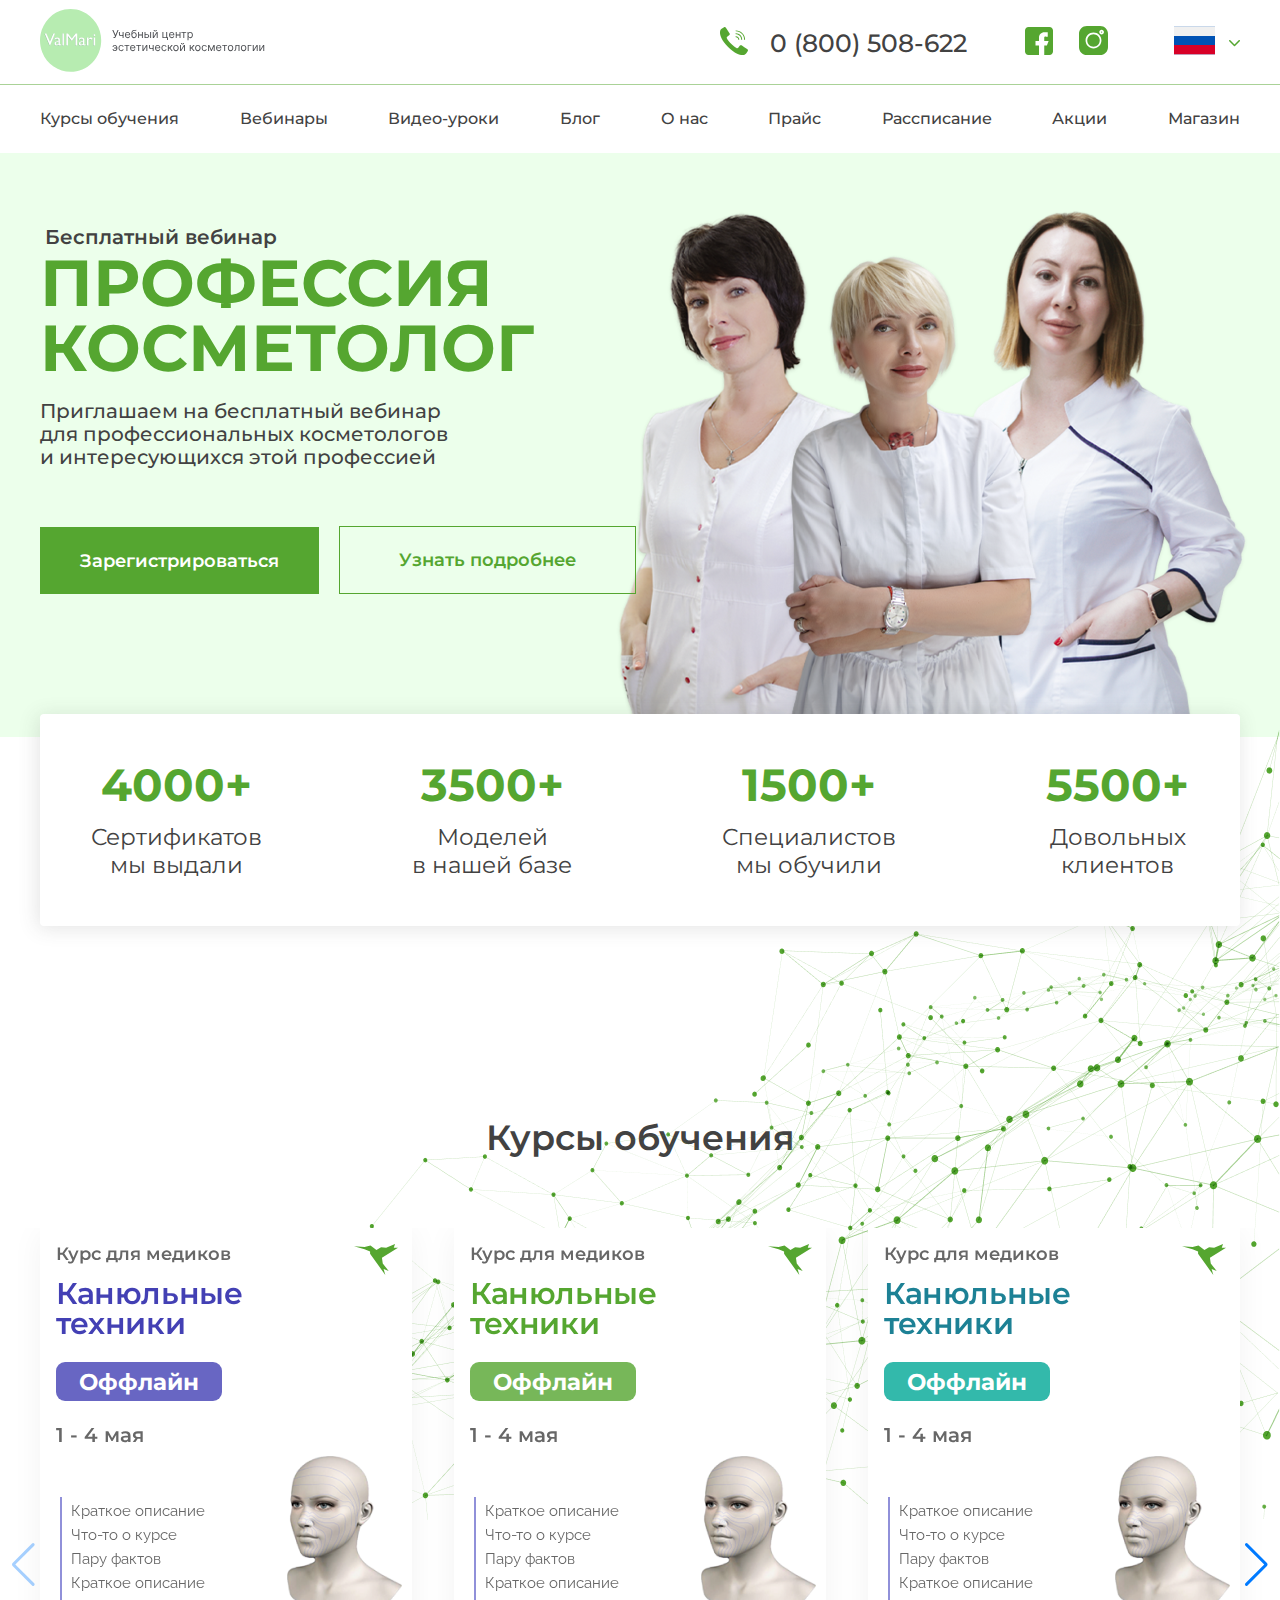
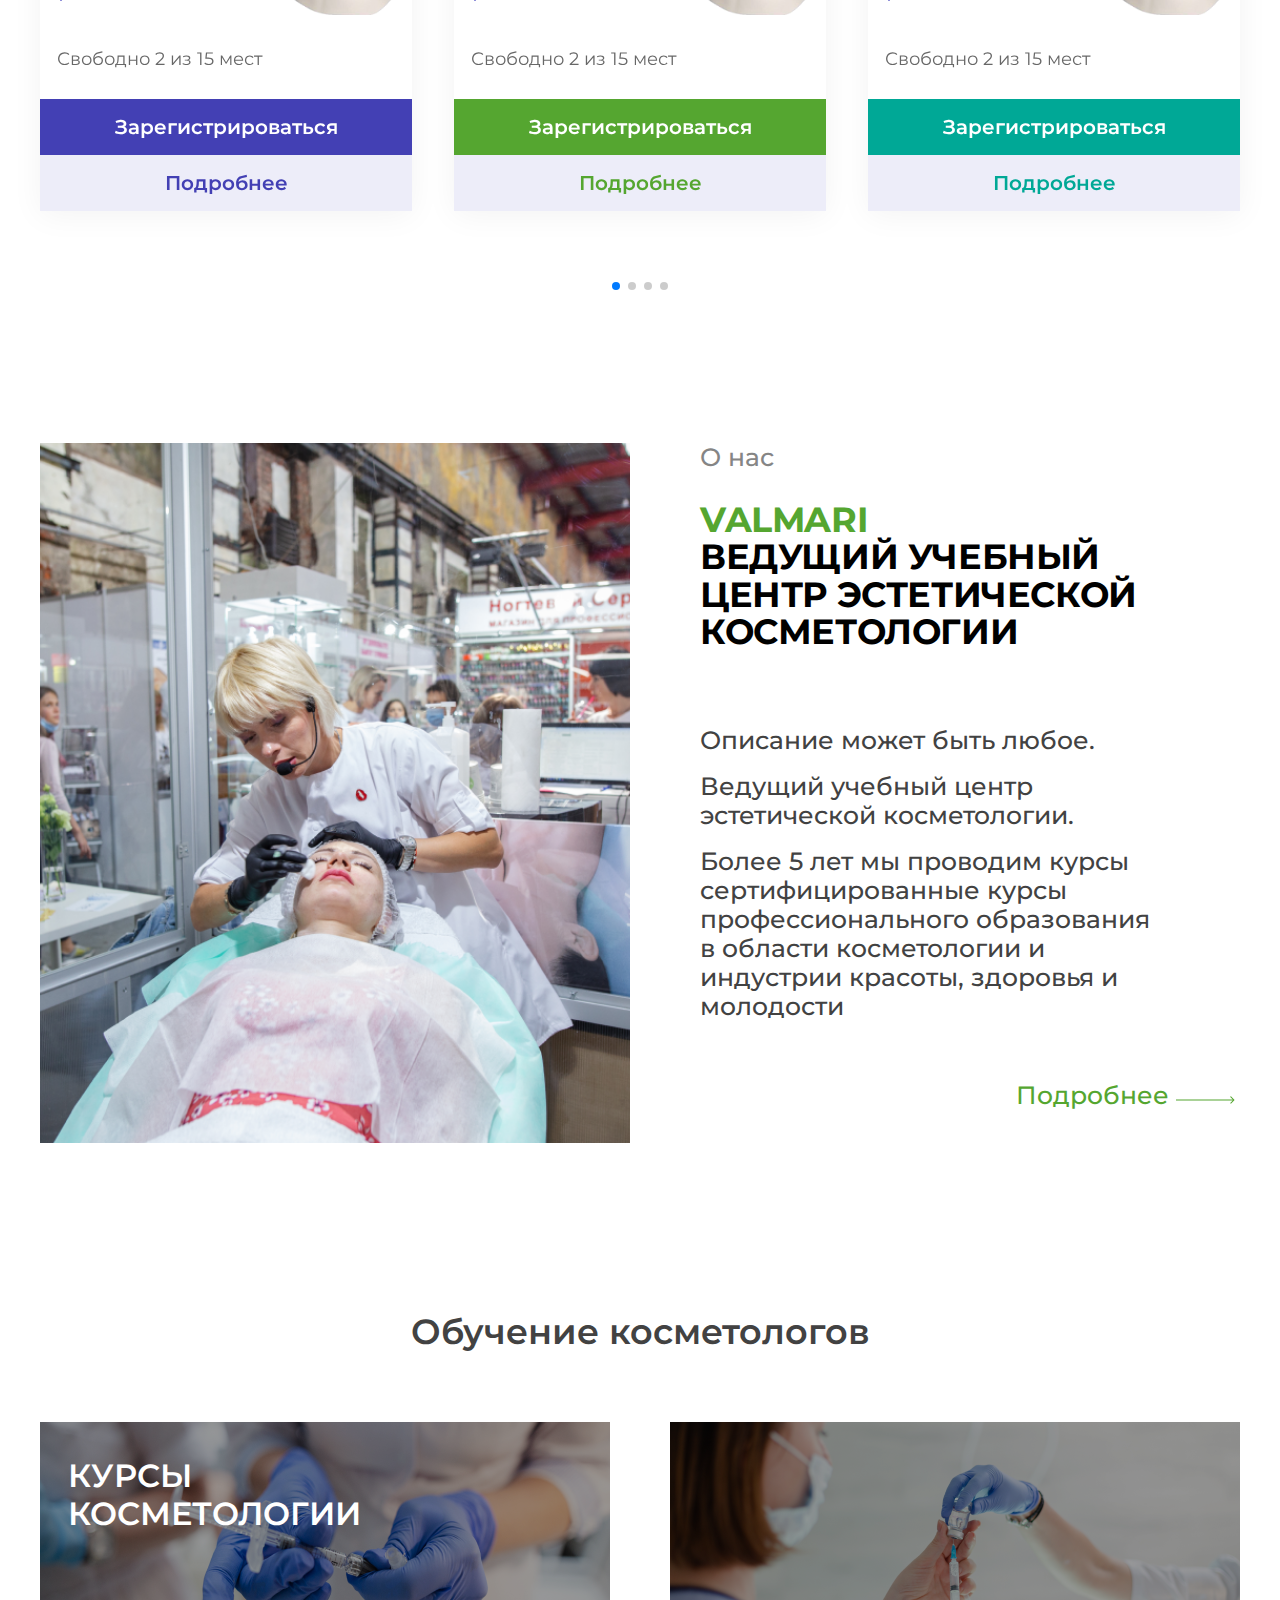
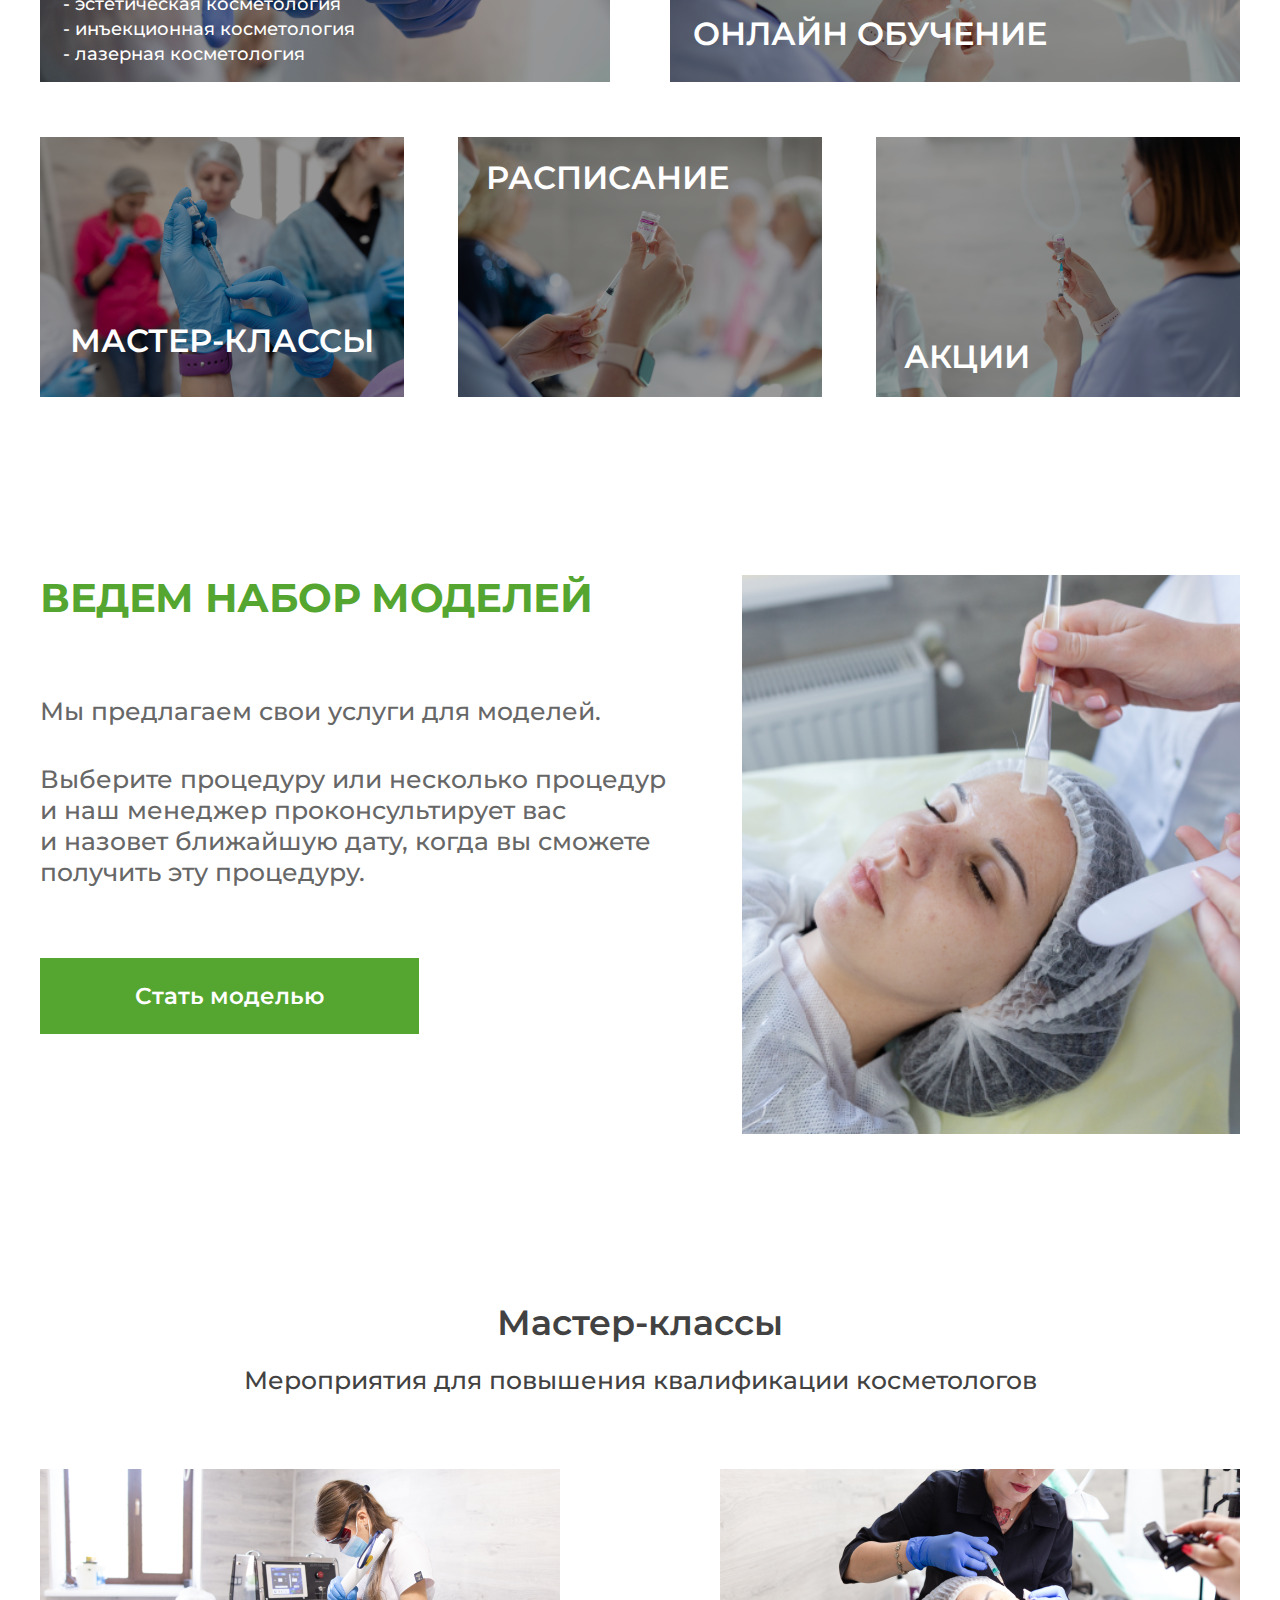
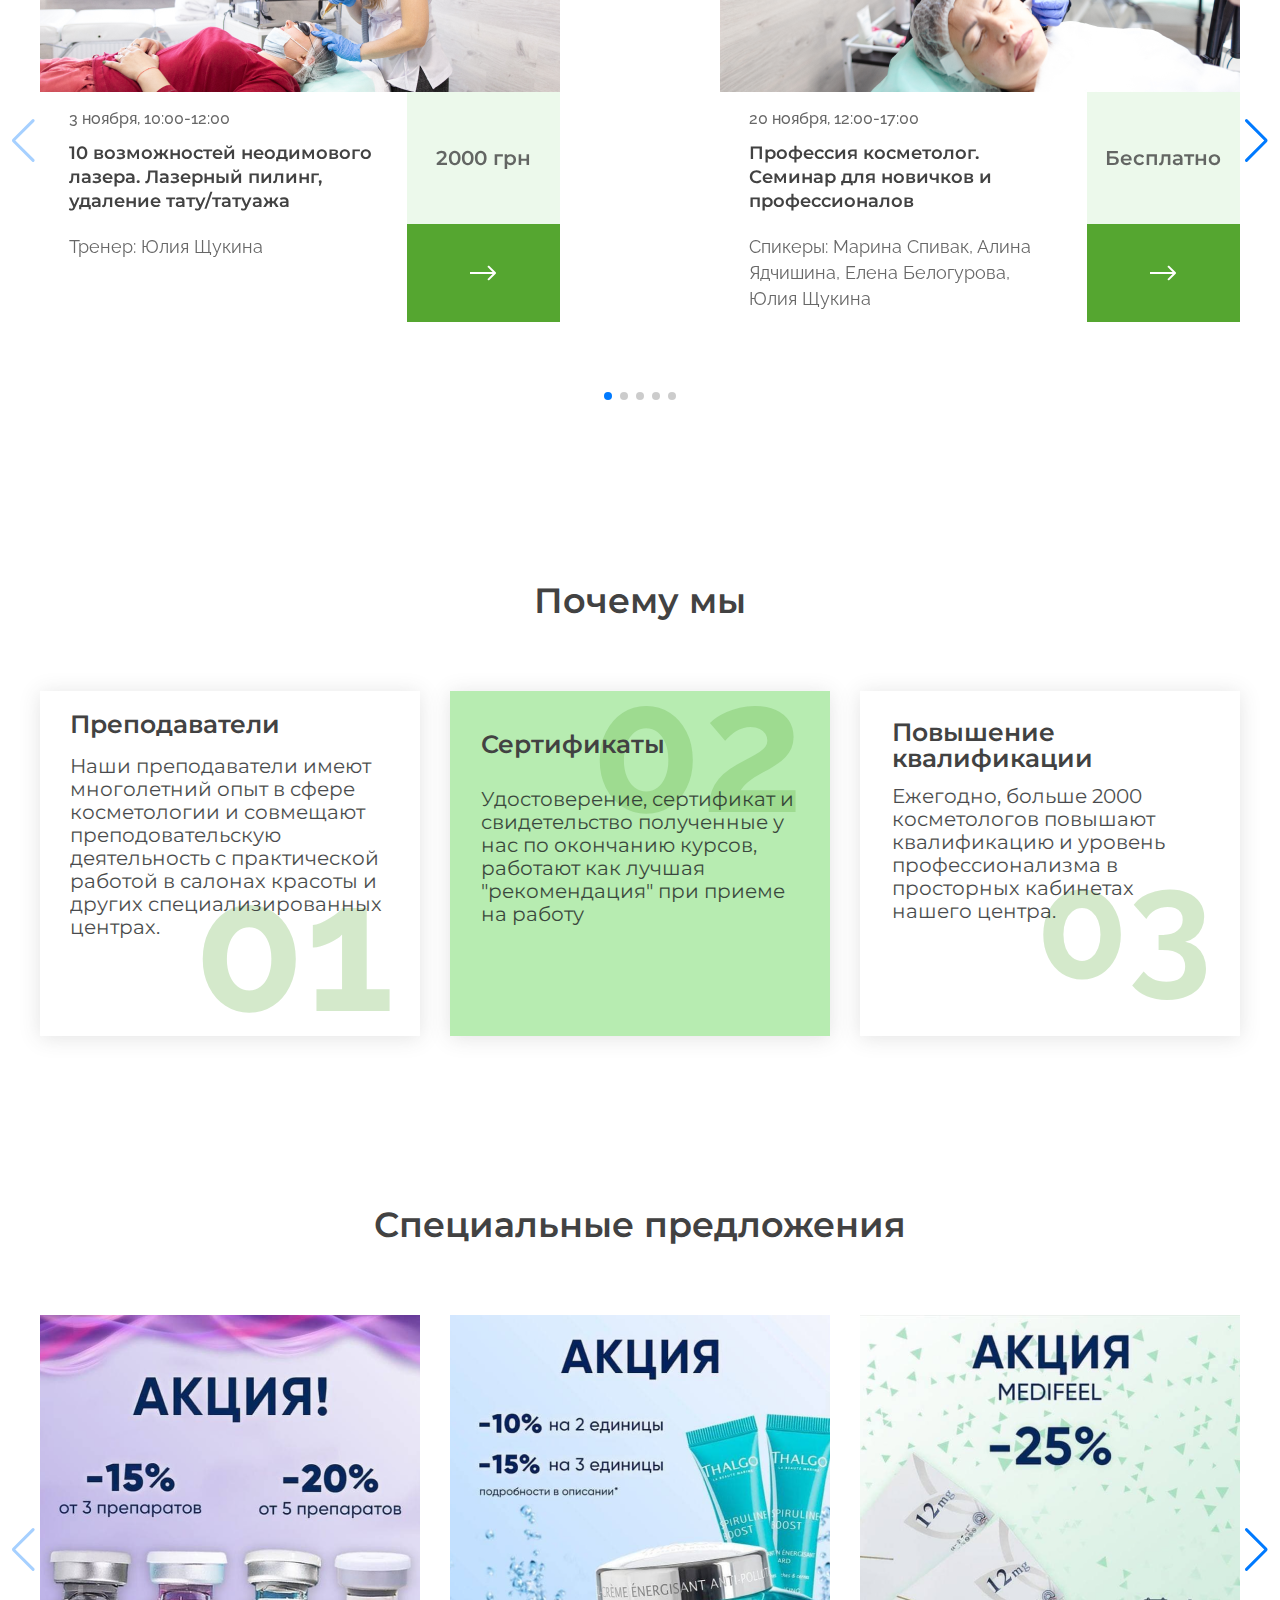
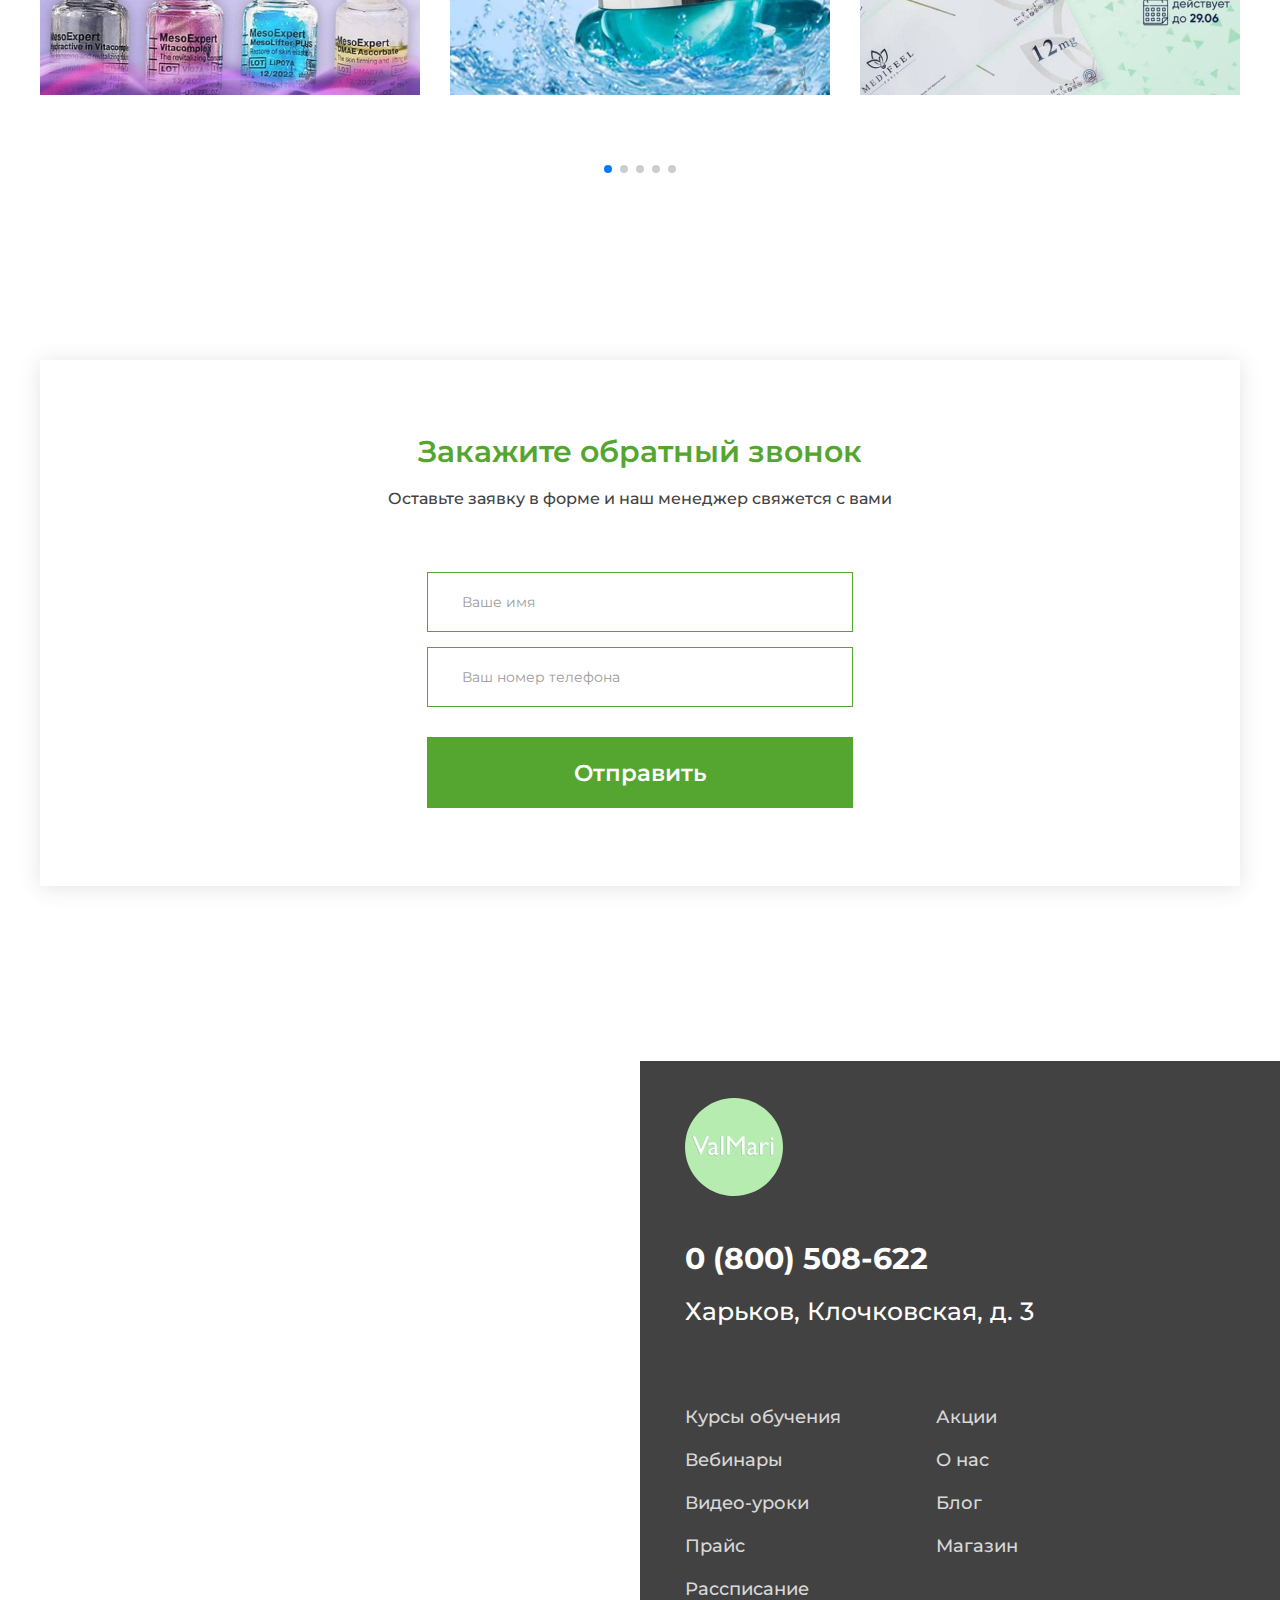
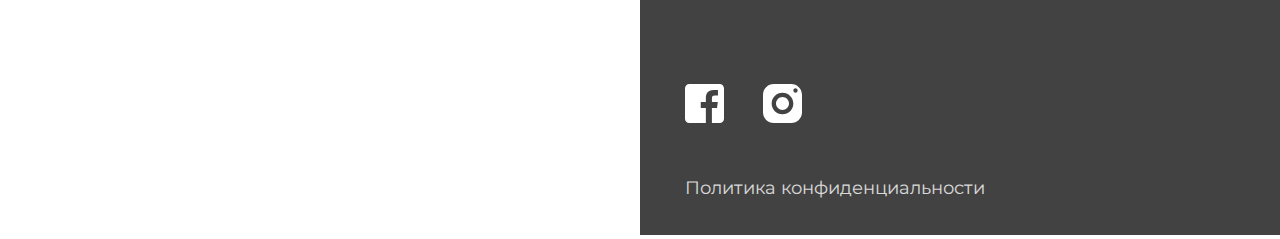
<file: index.html>
<!DOCTYPE html>
<html lang="en">
  <head>
    <meta charset="UTF-8" />
    <meta http-equiv="X-UA-Compatible" content="IE=edge" />
    <meta name="viewport" content="width=device-width, initial-scale=1.0" />
    <title>ValMari</title>
    <link rel="stylesheet" href="css/style.css" />
    <link rel="preconnect" href="https://fonts.googleapis.com" />
    <link rel="preconnect" href="https://fonts.gstatic.com" crossorigin />
    <link
      href="https://fonts.googleapis.com/css2?family=Exo:wght@500&family=Montserrat:wght@400;500;600;700&family=Philosopher&family=Raleway:wght@400;500&family=Roboto:wght@400;500;700&display=swap"
      rel="stylesheet"
    />
    <link
      rel="stylesheet"
      href="https://cdn.jsdelivr.net/npm/swiper@9/swiper-bundle.min.css"
    />
    <link rel="stylesheet" href="css/home_responsive.css" />
  </head>
  <body>
    <!-- MODAL -->
    <div class="modal">
      <div class="modal_overlay"></div>
      <div class="modal_body">
        <h2 class="modal_title">Оставить заявку</h2>
        <h2 class="modal_title2">Спасибо за заявку!</h2>
        <p class="modal_pharagraph">
          Наш менеджер свяжется с вами, а пока посетите нашу страницу в
          Instagram, вас ждут самые выгодные акции!
        </p>
        <div class="inst_link">
          <img src="icons/modal_instagram.svg" alt="" />
          <a href="https://www.instagram.com/valmari_ukraine/"
            >Перейти в Instagram</a
          >
        </div>
        <input id="modal_name" required placeholder="Ваше имя" type="text" />
        <p class="first_alert">Заполните это поле!</p>
        <input
          id="modal_tel"
          required
          placeholder="Ваш номер телефона"
          type="text"
        />
        <p class="second_alert">Заполните это поле!</p>
        <textarea
          id="modal_textarea"
          required
          placeholder="Текст отзыва"
          cols="20"
          rows="7"
        ></textarea>
        <p class="third_alert">Заполните это поле!</p>
        <button class="modal_btn">Отправить заявку</button>
        <div class="modal_close">
          <img src="icons/modal_close.svg" alt="" />
        </div>
      </div>
    </div>
    <!-- CHECKBOX -->
    <input type="checkbox" class="checkbox" name="" id="toogle" />
    <div class="for_responsibility">
      <div class="overlay_burger"></div>
      <div class="container">
        <div class="responsive_header">
          <label for="toogle" class="burger">
            <div class="burger_line first_line"></div>
            <div class="burger_line second_line"></div>
            <div class="burger_line third_line"></div>
          </label>
          <div class="responsive_logo">
            <a href="index.html"><img src="icons/footer_logo.svg" alt="" /></a>
          </div>
          <div class="responsive_phone">
            <a href="tel:+0800508622"><img src="icons/phone.svg" alt="" /></a>
            <a href="tel:+0800508622">0 (800) 508-622</a>
          </div>
        </div>
      </div>
      <div class="navbar_responsive">
        <div class="navbar_phone">
          <a href="tel:+0800508622"><img src="icons/phone.svg" alt="" /></a>
          <a href="tel:+0800508622">0 (800) 508-622</a>
        </div>
        <div class="navbar_language">
          <img src="icons/russia.svg" alt="" />
          <img src="icons/arrow_down.svg" alt="" />
        </div>
        <ul>
          <li><a href="cource.html">Курсы обучения</a></li>
          <li><a href="cource.html">Вебинары</a></li>
          <li><a href="video_cource.html">Видео-уроки</a></li>
          <li><a href="blog.html">Блог</a></li>
          <li><a href="about_us.html">О нас</a></li>
          <li><a href="not_found.html">Прайс</a></li>
          <li><a href="schedule.html">Рассписание</a></li>
          <li><a href="offer.html">Акции</a></li>
          <li><a href="cource.html">Магазин</a></li>
        </ul>
        <div class="navbar_icons">
          <img src="icons/facebook .svg" alt="" />
          <img src="icons/instagram.svg" alt="" />
        </div>
      </div>
    </div>
    <div class="header_bg">
      <div class="container">
        <header>
          <div class="header_logo">
            <a href="index.html">
              <img src="icons/logo.svg" alt="" />
            </a>
          </div>
          <div class="header_contact">
            <a href="tel:+0800508622">
              <img src="icons/phone.svg" alt="" class="phone" />
            </a>
            <a href="tel:+0800508622">
              <h3>0 (800) 508-622</h3>
            </a>
            <a href="https://www.facebook.com/Valmari2015/">
              <img src="icons/facebook .svg" alt="" class="facebook" />
            </a>
            <a href="https://www.instagram.com/valmari_ukraine/">
              <img src="icons/instagram.svg" alt="" class="instagram" />
            </a>
            <div class="language">
              <a href="#">
                <img src="icons/russia.svg" alt="" class="language" />
              </a>
              <a href="#">
                <img src="icons/arrow_down.svg" alt="" class="arrow_down" />
              </a>
            </div>
          </div>
        </header>
      </div>
    </div>
    <div class="container">
      <div class="navbar">
        <ul>
          <li><a href="cource.html">Курсы обучения</a></li>
          <li><a href="cource.html">Вебинары</a></li>
          <li><a href="video_cource.html">Видео-уроки</a></li>
          <li><a href="blog.html">Блог</a></li>
          <li><a href="about_us.html">О нас</a></li>
          <li><a href="not_found.html">Прайс</a></li>
          <li><a href="schedule.html">Рассписание</a></li>
          <li><a href="offer.html">Акции</a></li>
          <li><a href="cource.html">Магазин</a></li>
        </ul>
      </div>
    </div>
    <div class="hero_bg">
      <div class="container">
        <div class="hero">
          <h3 id="prime">Бесплатный вебинар</h3>
          <h1>
            ПРОФЕССИЯ<br />
            КОСМЕТОЛОГ
          </h1>
          <p>
            Приглашаем на бесплатный вебинар для профессиональных косметологов и
            интересующихся этой профессией
          </p>
          <div class="hero_btns">
            <button class="registration reg2">Зарегистрироваться</button>
            <a href="about_cource.html" class="info_more">Узнать подробнее</a>
          </div>
          <img src="images/hero.png" alt="" />
        </div>
      </div>
    </div>
    <div class="statistic_bg">
      <div class="container">
        <div class="statistic">
          <div class="statistic_item">
            <h2>4000+</h2>
            <p>
              Сертификатов<br />
              мы выдали
            </p>
          </div>
          <div class="statistic_item">
            <h2>3500+</h2>
            <p>
              Моделей<br />
              в нашей базе
            </p>
          </div>
          <div class="statistic_item">
            <h2>1500+</h2>
            <p>
              Специалистов<br />
              мы обучили
            </p>
          </div>
          <div class="statistic_item">
            <h2>5500+</h2>
            <p>
              Довольных<br />
              клиентов
            </p>
          </div>
        </div>
        <div class="title">
          <h2>Курсы обучения</h2>
        </div>
      </div>
      <img src="images/statistic_bg.png" alt="" class="statistic_bg_img" />
    </div>
    <div class="cources">
      <div class="swiper mySwiper">
        <div class="swiper-wrapper">
          <div class="swiper-slide">
            <div class="container">
              <div class="cource">
                <div class="cource_item">
                  <p>Курс для медиков</p>
                  <h2 class="first_h2">
                    Канюльные<br />
                    техники
                  </h2>
                  <div class="first_h3">
                    <h3>Оффлайн</h3>
                  </div>
                  <div class="cource_man">
                    <div class="cource_man_info">
                      <h4>1 - 4 мая</h4>
                      <p>
                        Краткое описание<br />
                        Что-то о курсе<br />
                        Пару фактов<br />
                        Краткое описание
                      </p>
                    </div>
                    <div class="cource_man_img">
                      <img src="images/cource_man.png" alt="" />
                    </div>
                  </div>
                  <h5>Свободно 2 из 15 мест</h5>
                  <button class="cource_registration_first reg2">
                    Зарегистрироваться
                  </button>
                  <a href="about_cource.html" class="cource_info_first"
                    >Подробнее</a
                  >
                  <img class="cource_bird" src="icons/cource_bird.svg" alt="" />
                </div>
                <div class="cource_item">
                  <p>Курс для медиков</p>
                  <h2 class="second_h2">
                    Канюльные<br />
                    техники
                  </h2>
                  <div class="second_h3">
                    <h3>Оффлайн</h3>
                  </div>
                  <div class="cource_man">
                    <div class="cource_man_info">
                      <h4>1 - 4 мая</h4>
                      <p>
                        Краткое описание<br />
                        Что-то о курсе<br />
                        Пару фактов<br />
                        Краткое описание
                      </p>
                    </div>
                    <div class="cource_man_img">
                      <img src="images/cource_man.png" alt="" />
                    </div>
                  </div>
                  <h5>Свободно 2 из 15 мест</h5>
                  <button class="cource_registration_second reg2">
                    Зарегистрироваться
                  </button>
                  <a href="about_cource.html" class="cource_info_second"
                    >Подробнее</a
                  >
                  <img class="cource_bird" src="icons/cource_bird.svg" alt="" />
                </div>
                <div class="cource_item">
                  <p>Курс для медиков</p>
                  <h2 class="third_h2">
                    Канюльные<br />
                    техники
                  </h2>
                  <div class="third_h3">
                    <h3>Оффлайн</h3>
                  </div>
                  <div class="cource_man">
                    <div class="cource_man_info">
                      <h4>1 - 4 мая</h4>
                      <p>
                        Краткое описание<br />
                        Что-то о курсе<br />
                        Пару фактов<br />
                        Краткое описание
                      </p>
                    </div>
                    <div class="cource_man_img">
                      <img src="images/cource_man.png" alt="" />
                    </div>
                  </div>
                  <h5>Свободно 2 из 15 мест</h5>
                  <button class="cource_registration_third reg2">
                    Зарегистрироваться
                  </button>
                  <a href="about_cource.html" class="cource_info_third"
                    >Подробнее</a
                  >
                  <img class="cource_bird" src="icons/cource_bird.svg" alt="" />
                </div>
              </div>
            </div>
          </div>
          <div class="swiper-slide">
            <div class="container">
              <div class="cource">
                <div class="cource_item">
                  <p>Курс для медиков</p>
                  <h2 class="first_h2">
                    Канюльные<br />
                    техники
                  </h2>
                  <div class="first_h3">
                    <h3>Оффлайн</h3>
                  </div>
                  <div class="cource_man">
                    <div class="cource_man_info">
                      <h4>1 - 4 мая</h4>
                      <p>
                        Краткое описание<br />
                        Что-то о курсе<br />
                        Пару фактов<br />
                        Краткое описание
                      </p>
                    </div>
                    <div class="cource_man_img">
                      <img src="images/cource_man.png" alt="" />
                    </div>
                  </div>
                  <h5>Свободно 2 из 15 мест</h5>
                  <button class="cource_registration_first reg2">
                    Зарегистрироваться
                  </button>
                  <a href="about_cource.html" class="cource_info_first"
                    >Подробнее</a
                  >
                  <img class="cource_bird" src="icons/cource_bird.svg" alt="" />
                </div>
                <div class="cource_item">
                  <p>Курс для медиков</p>
                  <h2 class="second_h2">
                    Канюльные<br />
                    техники
                  </h2>
                  <div class="second_h3">
                    <h3>Оффлайн</h3>
                  </div>
                  <div class="cource_man">
                    <div class="cource_man_info">
                      <h4>1 - 4 мая</h4>
                      <p>
                        Краткое описание<br />
                        Что-то о курсе<br />
                        Пару фактов<br />
                        Краткое описание
                      </p>
                    </div>
                    <div class="cource_man_img">
                      <img src="images/cource_man.png" alt="" />
                    </div>
                  </div>
                  <h5>Свободно 2 из 15 мест</h5>
                  <button class="cource_registration_second reg2">
                    Зарегистрироваться
                  </button>
                  <a href="about_cource.html" class="cource_info_second"
                    >Подробнее</a
                  >
                  <img class="cource_bird" src="icons/cource_bird.svg" alt="" />
                </div>
                <div class="cource_item">
                  <p>Курс для медиков</p>
                  <h2 class="third_h2">
                    Канюльные<br />
                    техники
                  </h2>
                  <div class="third_h3">
                    <h3>Оффлайн</h3>
                  </div>
                  <div class="cource_man">
                    <div class="cource_man_info">
                      <h4>1 - 4 мая</h4>
                      <p>
                        Краткое описание<br />
                        Что-то о курсе<br />
                        Пару фактов<br />
                        Краткое описание
                      </p>
                    </div>
                    <div class="cource_man_img">
                      <img src="images/cource_man.png" alt="" />
                    </div>
                  </div>
                  <h5>Свободно 2 из 15 мест</h5>
                  <button class="cource_registration_third reg2">
                    Зарегистрироваться
                  </button>
                  <a href="about_cource.html" class="cource_info_third"
                    >Подробнее</a
                  >
                  <img class="cource_bird" src="icons/cource_bird.svg" alt="" />
                </div>
              </div>
            </div>
          </div>
          <div class="swiper-slide">
            <div class="container">
              <div class="cource">
                <div class="cource_item">
                  <p>Курс для медиков</p>
                  <h2 class="first_h2">
                    Канюльные<br />
                    техники
                  </h2>
                  <div class="first_h3">
                    <h3>Оффлайн</h3>
                  </div>
                  <div class="cource_man">
                    <div class="cource_man_info">
                      <h4>1 - 4 мая</h4>
                      <p>
                        Краткое описание<br />
                        Что-то о курсе<br />
                        Пару фактов<br />
                        Краткое описание
                      </p>
                    </div>
                    <div class="cource_man_img">
                      <img src="images/cource_man.png" alt="" />
                    </div>
                  </div>
                  <h5>Свободно 2 из 15 мест</h5>
                  <button class="cource_registration_first reg2">
                    Зарегистрироваться
                  </button>
                  <a href="about_cource.html" class="cource_info_first"
                    >Подробнее</a
                  >
                  <img class="cource_bird" src="icons/cource_bird.svg" alt="" />
                </div>
                <div class="cource_item">
                  <p>Курс для медиков</p>
                  <h2 class="second_h2">
                    Канюльные<br />
                    техники
                  </h2>
                  <div class="second_h3">
                    <h3>Оффлайн</h3>
                  </div>
                  <div class="cource_man">
                    <div class="cource_man_info">
                      <h4>1 - 4 мая</h4>
                      <p>
                        Краткое описание<br />
                        Что-то о курсе<br />
                        Пару фактов<br />
                        Краткое описание
                      </p>
                    </div>
                    <div class="cource_man_img">
                      <img src="images/cource_man.png" alt="" />
                    </div>
                  </div>
                  <h5>Свободно 2 из 15 мест</h5>
                  <button class="cource_registration_second reg2">
                    Зарегистрироваться
                  </button>
                  <a href="about_cource.html" class="cource_info_second"
                    >Подробнее</a
                  >
                  <img class="cource_bird" src="icons/cource_bird.svg" alt="" />
                </div>
                <div class="cource_item">
                  <p>Курс для медиков</p>
                  <h2 class="third_h2">
                    Канюльные<br />
                    техники
                  </h2>
                  <div class="third_h3">
                    <h3>Оффлайн</h3>
                  </div>
                  <div class="cource_man">
                    <div class="cource_man_info">
                      <h4>1 - 4 мая</h4>
                      <p>
                        Краткое описание<br />
                        Что-то о курсе<br />
                        Пару фактов<br />
                        Краткое описание
                      </p>
                    </div>
                    <div class="cource_man_img">
                      <img src="images/cource_man.png" alt="" />
                    </div>
                  </div>
                  <h5>Свободно 2 из 15 мест</h5>
                  <button class="cource_registration_third reg2">
                    Зарегистрироваться
                  </button>
                  <a href="about_cource.html" class="cource_info_third"
                    >Подробнее</a
                  >
                  <img class="cource_bird" src="icons/cource_bird.svg" alt="" />
                </div>
              </div>
            </div>
          </div>
          <div class="swiper-slide">
            <div class="container">
              <div class="cource">
                <div class="cource_item">
                  <p>Курс для медиков</p>
                  <h2 class="first_h2">
                    Канюльные<br />
                    техники
                  </h2>
                  <div class="first_h3">
                    <h3>Оффлайн</h3>
                  </div>
                  <div class="cource_man">
                    <div class="cource_man_info">
                      <h4>1 - 4 мая</h4>
                      <p>
                        Краткое описание<br />
                        Что-то о курсе<br />
                        Пару фактов<br />
                        Краткое описание
                      </p>
                    </div>
                    <div class="cource_man_img">
                      <img src="images/cource_man.png" alt="" />
                    </div>
                  </div>
                  <h5>Свободно 2 из 15 мест</h5>
                  <button class="cource_registration_first reg2">
                    Зарегистрироваться
                  </button>
                  <a href="about_cource.html" class="cource_info_first"
                    >Подробнее</a
                  >
                  <img class="cource_bird" src="icons/cource_bird.svg" alt="" />
                </div>
                <div class="cource_item">
                  <p>Курс для медиков</p>
                  <h2 class="second_h2">
                    Канюльные<br />
                    техники
                  </h2>
                  <div class="second_h3">
                    <h3>Оффлайн</h3>
                  </div>
                  <div class="cource_man">
                    <div class="cource_man_info">
                      <h4>1 - 4 мая</h4>
                      <p>
                        Краткое описание<br />
                        Что-то о курсе<br />
                        Пару фактов<br />
                        Краткое описание
                      </p>
                    </div>
                    <div class="cource_man_img">
                      <img src="images/cource_man.png" alt="" />
                    </div>
                  </div>
                  <h5>Свободно 2 из 15 мест</h5>
                  <button class="cource_registration_second reg2">
                    Зарегистрироваться
                  </button>
                  <a href="about_cource.html" class="cource_info_second"
                    >Подробнее</a
                  >
                  <img class="cource_bird" src="icons/cource_bird.svg" alt="" />
                </div>
                <div class="cource_item">
                  <p>Курс для медиков</p>
                  <h2 class="third_h2">
                    Канюльные<br />
                    техники
                  </h2>
                  <div class="third_h3">
                    <h3>Оффлайн</h3>
                  </div>
                  <div class="cource_man">
                    <div class="cource_man_info">
                      <h4>1 - 4 мая</h4>
                      <p>
                        Краткое описание<br />
                        Что-то о курсе<br />
                        Пару фактов<br />
                        Краткое описание
                      </p>
                    </div>
                    <div class="cource_man_img">
                      <img src="images/cource_man_two.png" alt="" />
                    </div>
                  </div>
                  <h5>Свободно 2 из 15 мест</h5>
                  <button class="cource_registration_third reg2">
                    Зарегистрироваться
                  </button>
                  <a href="about_cource.html" class="cource_info_third"
                    >Подробнее</a
                  >
                  <img class="cource_bird" src="icons/cource_bird.svg" alt="" />
                </div>
              </div>
            </div>
          </div>
        </div>
        <div class="swiper-button-next"></div>
        <div class="swiper-button-prev"></div>
        <div class="swiper-pagination"></div>
      </div>
    </div>
    <div class="container">
      <div class="about_us">
        <div class="about_img">
          <img src="images/about.png" alt="" />
          <div class="about_info">
            <a href="about_us.html"
              >Подробнее <img src="icons/about_arrow.svg" alt=""
            /></a>
          </div>
        </div>
        <div class="about_text">
          <h4>О нас</h4>
          <h2>
            <span>VALMARI</span> <br />
            ВЕДУЩИЙ УЧЕБНЫЙ ЦЕНТР ЭСТЕТИЧЕСКОЙ КОСМЕТОЛОГИИ
          </h2>
          <p>Описание может быть любое.</p>
          <p>Ведущий учебный центр эстетической косметологии.</p>
          <p>
            Более 5 лет мы проводим курсы сертифицированные курсы
            профессионального образования в области косметологии и индустрии
            красоты, здоровья и молодости
          </p>

          <a href="about_us.html"
            >Подробнее <img src="icons/about_arrow.svg" alt=""
          /></a>
        </div>
      </div>
      <div class="title">
        <h2>Обучение косметологов</h2>
      </div>
      <div class="learn">
        <div class="learn_top">
          <div class="learn_big_item big_first">
            <div class="learn_overlay"></div>
            <div class="big_first_text">
              <a href="cource.html">
                курсы<br />
                косметологии
              </a>
              <p>- эстетическая косметология</p>
              <p>- инъекционная косметология</p>
              <p>- лазерная косметология</p>
            </div>
            <img src="images/learn_big_first.png" alt="" />
          </div>
          <div class="learn_big_item big_second">
            <div class="learn_overlay"></div>
            <div class="big_second_text">
              <a href="cource.html">Онлайн обучение</a>
            </div>
            <img src="images/learn_big_second.png" alt="" />
          </div>
        </div>
        <div class="learn_down">
          <div class="learn_small_item small_first">
            <div class="learn_overlay"></div>
            <div class="small_first_text">
              <a href="cource.html">мастер-классы</a>
            </div>
            <img src="images/learn_small_first.png" alt="" />
          </div>

          <div class="learn_small_item small_second">
            <div class="learn_overlay"></div>
            <div class="small_second_text">
              <a href="schedule.html">расписание</a>
            </div>
            <img src="images/learn_small_second.png" alt="" />
          </div>

          <div class="learn_small_item small_third">
            <div class="learn_overlay"></div>
            <div class="small_third_text">
              <a href="offer.html">Акции</a>
            </div>
            <img src="images/learn_small_third.png" alt="" />
          </div>
        </div>
      </div>
      <div class="model">
        <div class="model_text">
          <h2>ВЕДЕМ НАБОР МОДЕЛЕЙ</h2>
          <p>Мы предлагаем свои услуги для моделей.</p>
          <p>
            Выберите процедуру или несколько процедур и наш менеджер
            проконсультирует вас<br />
            и назовет ближайшую дату, когда вы сможете получить эту процедуру.
          </p>
          <a class="reg2">Стать моделью</a>
        </div>
        <div class="model_img">
          <img src="images/model.png" alt="" />
        </div>
      </div>
      <div class="title">
        <h2>Мастер-классы</h2>
        <p>Мероприятия для повышения квалификации косметологов</p>
      </div>
    </div>
    <div class="master">
      <div class="swiper mySwiper">
        <div class="swiper-wrapper">
          <div class="swiper-slide">
            <div class="container">
              <div class="master_items">
                <div class="master_item master_first">
                  <div class="master_img">
                    <img src="images/master 1.png" alt="" />
                  </div>
                  <div class="master_text">
                    <div class="master_text_left">
                      <h6>3 ноября, 10:00-12:00</h6>
                      <h2>
                        10 возможностей неодимового лазера. Лазерный пилинг,
                        удаление тату/татуажа
                      </h2>
                      <p>Тренер: Юлия Щукина</p>
                    </div>
                    <div class="master_text_right">
                      <div class="master_price">
                        <h2>2000 грн</h2>
                      </div>
                      <a href="cource.html" class="master_white_arrow">
                        <img src="icons/master_arrow.svg" alt="" />
                      </a>
                    </div>
                  </div>
                </div>
                <div class="master_item master_second">
                  <div class="master_img">
                    <img src="images/master 2.png" alt="" />
                  </div>
                  <div class="master_text">
                    <div class="master_text_left">
                      <h6>20 ноября, 12:00-17:00</h6>
                      <h2>
                        Профессия косметолог. Семинар для новичков и
                        профессионалов
                      </h2>
                      <p>
                        Спикеры: Марина Спивак, Алина Ядчишина, Елена
                        Белогурова, Юлия Щукина
                      </p>
                    </div>
                    <div class="master_text_right">
                      <div class="master_price">
                        <h2>Бесплатно</h2>
                      </div>
                      <a href="cource.html" class="master_white_arrow">
                        <img src="icons/master_arrow.svg" alt="" />
                      </a>
                    </div>
                  </div>
                </div>
              </div>
            </div>
          </div>
          <div class="swiper-slide">
            <div class="container">
              <div class="master_items">
                <div class="master_item master_first">
                  <div class="master_img">
                    <img src="images/master 1.png" alt="" />
                  </div>
                  <div class="master_text">
                    <div class="master_text_left">
                      <h6>3 ноября, 10:00-12:00</h6>
                      <h2>
                        10 возможностей неодимового лазера. Лазерный пилинг,
                        удаление тату/татуажа
                      </h2>
                      <p>Тренер: Юлия Щукина</p>
                    </div>
                    <div class="master_text_right">
                      <div class="master_price">
                        <h2>2000 грн</h2>
                      </div>
                      <a href="cource.html" class="master_white_arrow">
                        <img src="icons/master_arrow.svg" alt="" />
                      </a>
                    </div>
                  </div>
                </div>
                <div class="master_item master_second">
                  <div class="master_img">
                    <img src="images/master 2.png" alt="" />
                  </div>
                  <div class="master_text">
                    <div class="master_text_left">
                      <h6>20 ноября, 12:00-17:00</h6>
                      <h2>
                        Профессия косметолог. Семинар для новичков и
                        профессионалов
                      </h2>
                      <p>
                        Спикеры: Марина Спивак, Алина Ядчишина, Елена
                        Белогурова, Юлия Щукина
                      </p>
                    </div>
                    <div class="master_text_right">
                      <div class="master_price">
                        <h2>Бесплатно</h2>
                      </div>
                      <a href="cource.html" class="master_white_arrow">
                        <img src="icons/master_arrow.svg" alt="" />
                      </a>
                    </div>
                  </div>
                </div>
              </div>
            </div>
          </div>
          <div class="swiper-slide">
            <div class="container">
              <div class="master_items">
                <div class="master_item master_first">
                  <div class="master_img">
                    <img src="images/master 1.png" alt="" />
                  </div>
                  <div class="master_text">
                    <div class="master_text_left">
                      <h6>3 ноября, 10:00-12:00</h6>
                      <h2>
                        10 возможностей неодимового лазера. Лазерный пилинг,
                        удаление тату/татуажа
                      </h2>
                      <p>Тренер: Юлия Щукина</p>
                    </div>
                    <div class="master_text_right">
                      <div class="master_price">
                        <h2>2000 грн</h2>
                      </div>
                      <a href="cource.html" class="master_white_arrow">
                        <img src="icons/master_arrow.svg" alt="" />
                      </a>
                    </div>
                  </div>
                </div>
                <div class="master_item master_second">
                  <div class="master_img">
                    <img src="images/master 2.png" alt="" />
                  </div>
                  <div class="master_text">
                    <div class="master_text_left">
                      <h6>20 ноября, 12:00-17:00</h6>
                      <h2>
                        Профессия косметолог. Семинар для новичков и
                        профессионалов
                      </h2>
                      <p>
                        Спикеры: Марина Спивак, Алина Ядчишина, Елена
                        Белогурова, Юлия Щукина
                      </p>
                    </div>
                    <div class="master_text_right">
                      <div class="master_price">
                        <h2>Бесплатно</h2>
                      </div>
                      <a href="cource.html" class="master_white_arrow">
                        <img src="icons/master_arrow.svg" alt="" />
                      </a>
                    </div>
                  </div>
                </div>
              </div>
            </div>
          </div>
          <div class="swiper-slide">
            <div class="container">
              <div class="master_items">
                <div class="master_item master_first">
                  <div class="master_img">
                    <img src="images/master 1.png" alt="" />
                  </div>
                  <div class="master_text">
                    <div class="master_text_left">
                      <h6>3 ноября, 10:00-12:00</h6>
                      <h2>
                        10 возможностей неодимового лазера. Лазерный пилинг,
                        удаление тату/татуажа
                      </h2>
                      <p>Тренер: Юлия Щукина</p>
                    </div>
                    <div class="master_text_right">
                      <div class="master_price">
                        <h2>2000 грн</h2>
                      </div>
                      <a href="cource.html" class="master_white_arrow">
                        <img src="icons/master_arrow.svg" alt="" />
                      </a>
                    </div>
                  </div>
                </div>
                <div class="master_item master_second">
                  <div class="master_img">
                    <img src="images/master 2.png" alt="" />
                  </div>
                  <div class="master_text">
                    <div class="master_text_left">
                      <h6>20 ноября, 12:00-17:00</h6>
                      <h2>
                        Профессия косметолог. Семинар для новичков и
                        профессионалов
                      </h2>
                      <p>
                        Спикеры: Марина Спивак, Алина Ядчишина, Елена
                        Белогурова, Юлия Щукина
                      </p>
                    </div>
                    <div class="master_text_right">
                      <div class="master_price">
                        <h2>Бесплатно</h2>
                      </div>
                      <a href="cource.html" class="master_white_arrow">
                        <img src="icons/master_arrow.svg" alt="" />
                      </a>
                    </div>
                  </div>
                </div>
              </div>
            </div>
          </div>
          <div class="swiper-slide">
            <div class="container">
              <div class="master_items">
                <div class="master_item master_first">
                  <div class="master_img">
                    <img src="images/master 1.png" alt="" />
                  </div>
                  <div class="master_text">
                    <div class="master_text_left">
                      <h6>3 ноября, 10:00-12:00</h6>
                      <h2>
                        10 возможностей неодимового лазера. Лазерный пилинг,
                        удаление тату/татуажа
                      </h2>
                      <p>Тренер: Юлия Щукина</p>
                    </div>
                    <div class="master_text_right">
                      <div class="master_price">
                        <h2>2000 грн</h2>
                      </div>
                      <a href="cource.html" class="master_white_arrow">
                        <img src="icons/master_arrow.svg" alt="" />
                      </a>
                    </div>
                  </div>
                </div>
                <div class="master_item master_second">
                  <div class="master_img">
                    <img src="images/master 2.png" alt="" />
                  </div>
                  <div class="master_text">
                    <div class="master_text_left">
                      <h6>20 ноября, 12:00-17:00</h6>
                      <h2>
                        Профессия косметолог. Семинар для новичков и
                        профессионалов
                      </h2>
                      <p>
                        Спикеры: Марина Спивак, Алина Ядчишина, Елена
                        Белогурова, Юлия Щукина
                      </p>
                    </div>
                    <div class="master_text_right">
                      <div class="master_price">
                        <h2>Бесплатно</h2>
                      </div>
                      <a href="cource.html" class="master_white_arrow">
                        <img src="icons/master_arrow.svg" alt="" />
                      </a>
                    </div>
                  </div>
                </div>
              </div>
            </div>
          </div>
        </div>
        <div class="swiper-button-next"></div>
        <div class="swiper-button-prev"></div>
        <div class="swiper-pagination"></div>
      </div>
    </div>
    <div class="container">
      <div class="title">
        <h2>Почему мы</h2>
      </div>
      <div class="why">
        <div class="why_item">
          <div class="why_number_first">
            <h2>01</h2>
          </div>
          <div class="why_number_768">
            <h3>01</h3>
          </div>
          <div class="why_text_first">
            <h2>Преподаватели</h2>
            <p>
              Наши преподаватели имеют многолетний опыт в сфере косметологии и
              совмещают преподовательскую деятельность с практической работой в
              салонах красоты и других специализированных центрах.
            </p>
          </div>
        </div>
        <div class="why_item">
          <div class="why_overlay"></div>
          <div class="why_number_second">
            <h2>02</h2>
          </div>
          <div class="why_number_768">
            <h3>02</h3>
          </div>
          <div class="why_text_second">
            <h2>Сертификаты</h2>
            <p>
              Удостоверение, сертификат и свидетельство полученные у нас по
              окончанию курсов, работают как лучшая "рекомендация" при приеме на
              работу
            </p>
          </div>
        </div>
        <div class="why_item">
          <div class="why_number_third">
            <h3>0</h3>
            <h2>3</h2>
          </div>
          <div class="why_number_768">
            <h3>03</h3>
          </div>
          <div class="why_text_third">
            <h2>Повышение квалификации</h2>
            <p>
              Ежегодно, больше 2000 косметологов повышают квалификацию и уровень
              профессионализма в просторных кабинетах нашего центра.
            </p>
          </div>
        </div>
      </div>
      <div class="title">
        <h2>Специальные предложения</h2>
      </div>
    </div>
    <div class="promotion">
      <div class="swiper mySwiper">
        <div class="swiper-wrapper">
          <div class="swiper-slide">
            <div class="container">
              <div class="promotions">
                <a href="offer.html" class="promotion_item">
                  <img src="images/promotion 1.png" alt="" />
                </a>
                <a href="offer.html" class="promotion_item">
                  <img src="images/promotion 2.png" alt="" />
                </a>
                <a href="offer.html" class="promotion_item">
                  <img src="images/promotion 3.png" alt="" />
                </a>
              </div>
            </div>
          </div>
          <div class="swiper-slide">
            <div class="container">
              <div class="promotions">
                <a href="offer.html" class="promotion_item">
                  <img src="images/promotion 3.png" alt="" />
                </a>
                <a href="offer.html" class="promotion_item">
                  <img src="images/promotion 2.png" alt="" />
                </a>
                <a href="offer.html" class="promotion_item">
                  <img src="images/promotion 1.png" alt="" />
                </a>
              </div>
            </div>
          </div>
          <div class="swiper-slide">
            <div class="container">
              <div class="promotions">
                <a href="offer.html" class="promotion_item">
                  <img src="images/promotion 1.png" alt="" />
                </a>
                <a href="offer.html" class="promotion_item">
                  <img src="images/promotion 2.png" alt="" />
                </a>
                <a href="offer.html" class="promotion_item">
                  <img src="images/promotion 3.png" alt="" />
                </a>
              </div>
            </div>
          </div>
          <div class="swiper-slide">
            <div class="container">
              <div class="promotions">
                <a href="offer.html" class="promotion_item">
                  <img src="images/promotion 3.png" alt="" />
                </a>
                <a href="offer.html" class="promotion_item">
                  <img src="images/promotion 2.png" alt="" />
                </a>
                <a href="offer.html" class="promotion_item">
                  <img src="images/promotion 1.png" alt="" />
                </a>
              </div>
            </div>
          </div>
          <div class="swiper-slide">
            <div class="container">
              <div class="promotions">
                <a href="offer.html" class="promotion_item">
                  <img src="images/promotion 1.png" alt="" />
                </a>
                <a href="offer.html" class="promotion_item">
                  <img src="images/promotion 2.png" alt="" />
                </a>
                <a href="offer.html" class="promotion_item">
                  <img src="images/promotion 3.png" alt="" />
                </a>
              </div>
            </div>
          </div>
        </div>
        <div class="swiper-button-next"></div>
        <div class="swiper-button-prev"></div>
        <div class="swiper-pagination"></div>
      </div>
    </div>
    <div class="container">
      <div class="recall">
        <h2>Закажите обратный звонок</h2>
        <p>Оставьте заявку в форме и наш менеджер свяжется с вами</p>
        <form>
          <input placeholder="Ваше имя" type="text" />
          <input placeholder="Ваш номер телефона" type="text" />
          <button class="reg2">Отправить</button>
        </form>
      </div>
    </div>
    <footer>
      <div class="footer_map">
        <iframe
          src="https://www.google.com/maps/embed?pb=!1m18!1m12!1m3!1d3039.367930489372!2d49.84653408092322!3d40.37853740559822!2m3!1f0!2f0!3f0!3m2!1i1024!2i768!4f13.1!3m3!1m2!1s0x40307da6571f6cc7%3A0x8c29ed401e1df1e7!2sCentral%20Bank%20of%20the%20Republic%20of%20Azerbaijan!5e0!3m2!1saz!2saz!4v1677946677176!5m2!1saz!2saz"
          width="100%"
          height="100%"
          style="border: 0"
          allowfullscreen=""
          loading="lazy"
          referrerpolicy="no-referrer-when-downgrade"
        ></iframe>
        <a href="#" class="goverment_480">Политика конфиденциальности</a>
      </div>
      <div class="footer_text">
        <img src="icons/footer_logo.svg" alt="" />
        <a href="tel:+0800508622" class="footer_phone">0 (800) 508-622</a>
        <p>Харьков, Клочковская, д. 3</p>
        <div class="footer_nav">
          <ul class="left_nav">
            <li><a href="cource.html">Курсы обучения</a></li>
            <li><a href="cource.html">Вебинары</a></li>
            <li><a href="cource.html">Видео-уроки</a></li>
            <li><a href="not_found.html">Прайс</a></li>
            <li><a href="schedule.html">Рассписание</a></li>
          </ul>
          <ul class="right_nav">
            <li><a href="offer.html">Акции</a></li>
            <li><a href="about_us.html">О нас</a></li>
            <li><a href="blog.html">Блог</a></li>
            <li><a href="cource.html">Магазин</a></li>
          </ul>
        </div>
        <div class="footer_icons">
          <a href="https://www.facebook.com/Valmari2015/">
            <img src="icons/footer_facebook.svg" alt="" />
          </a>
          <a href="https://www.instagram.com/valmari_ukraine/">
            <img src="icons/footer_instagram.svg" alt="" />
          </a>
        </div>
        <a href="not_found.html" class="goverment"
          >Политика конфиденциальности</a
        >
      </div>
    </footer>
    <script src="js/modal.js"></script>
    <script src="https://cdn.jsdelivr.net/npm/swiper@9/swiper-bundle.min.js"></script>
    <script src="js/home_swipe.js"></script>
    <!-- <script src="app.js"></script> -->
    <!-- <script src="Reducer.js"></script> -->
  </body>
</html>
</file>
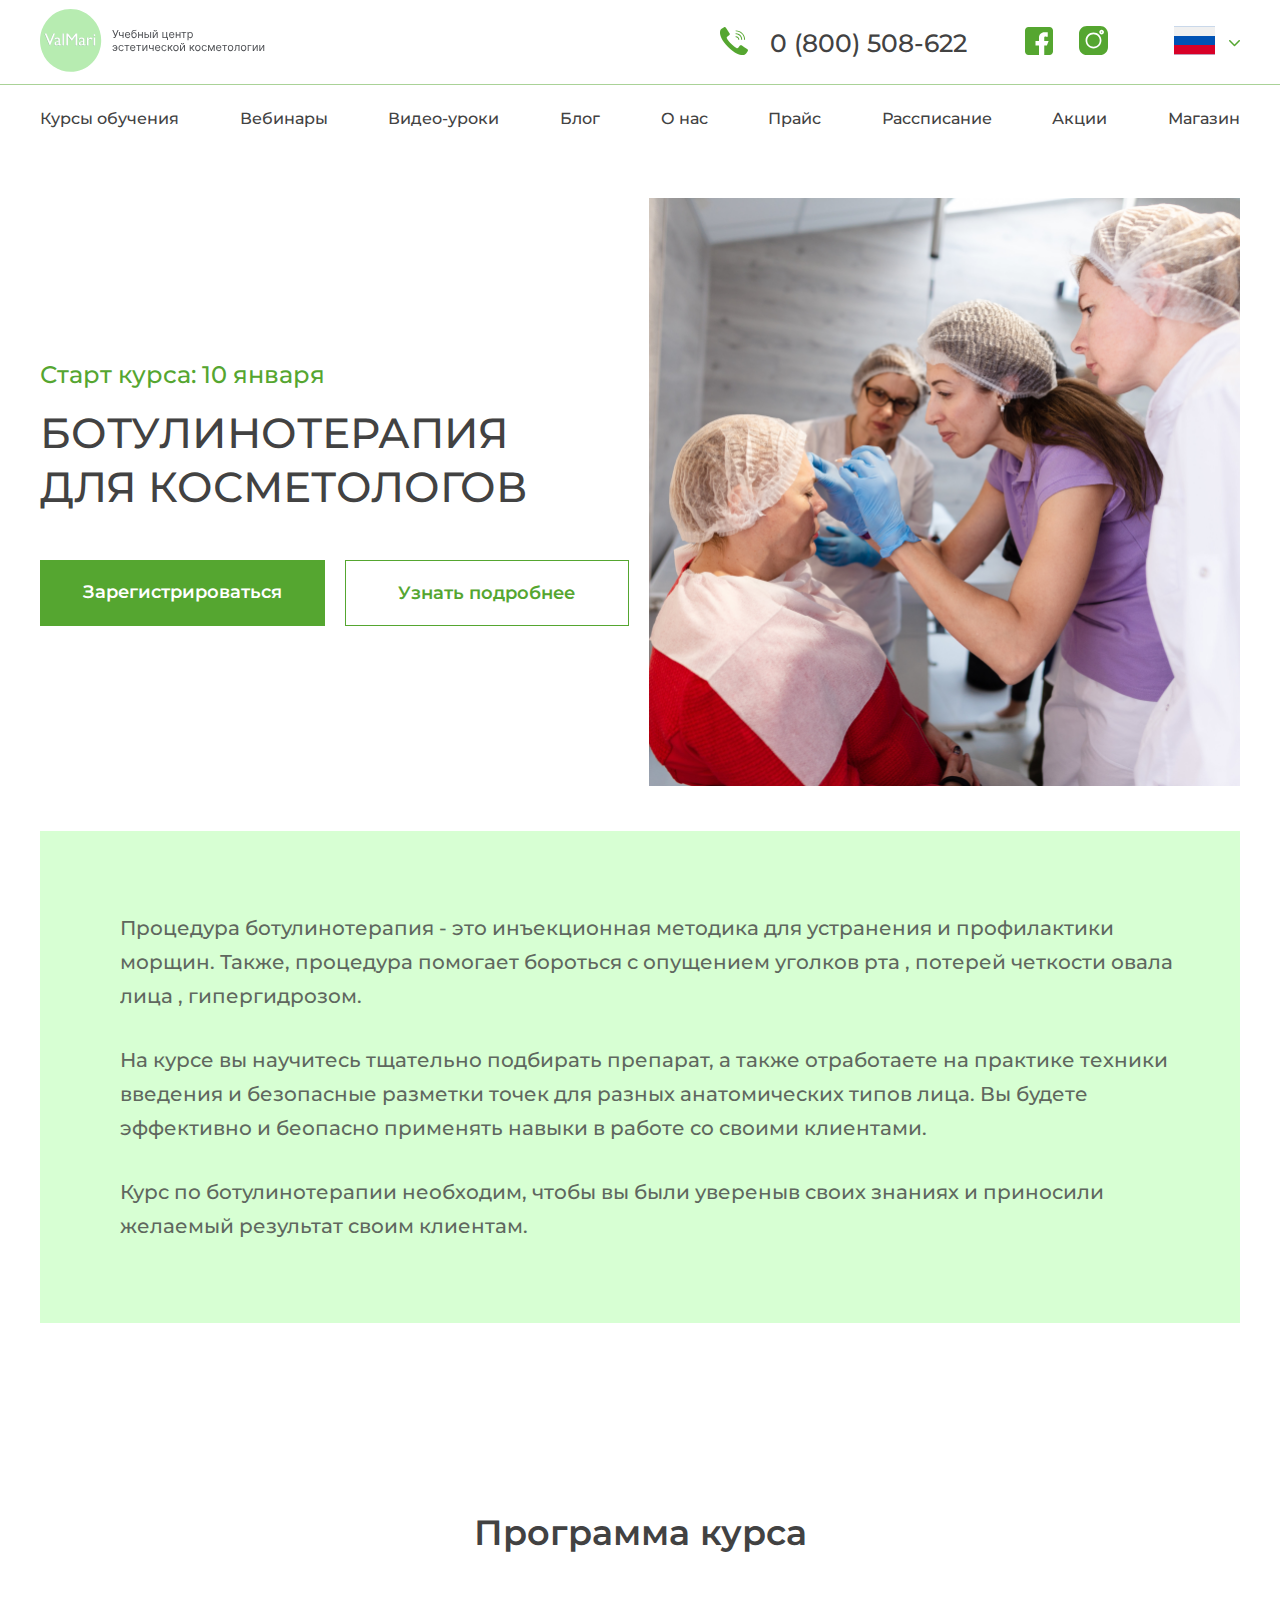
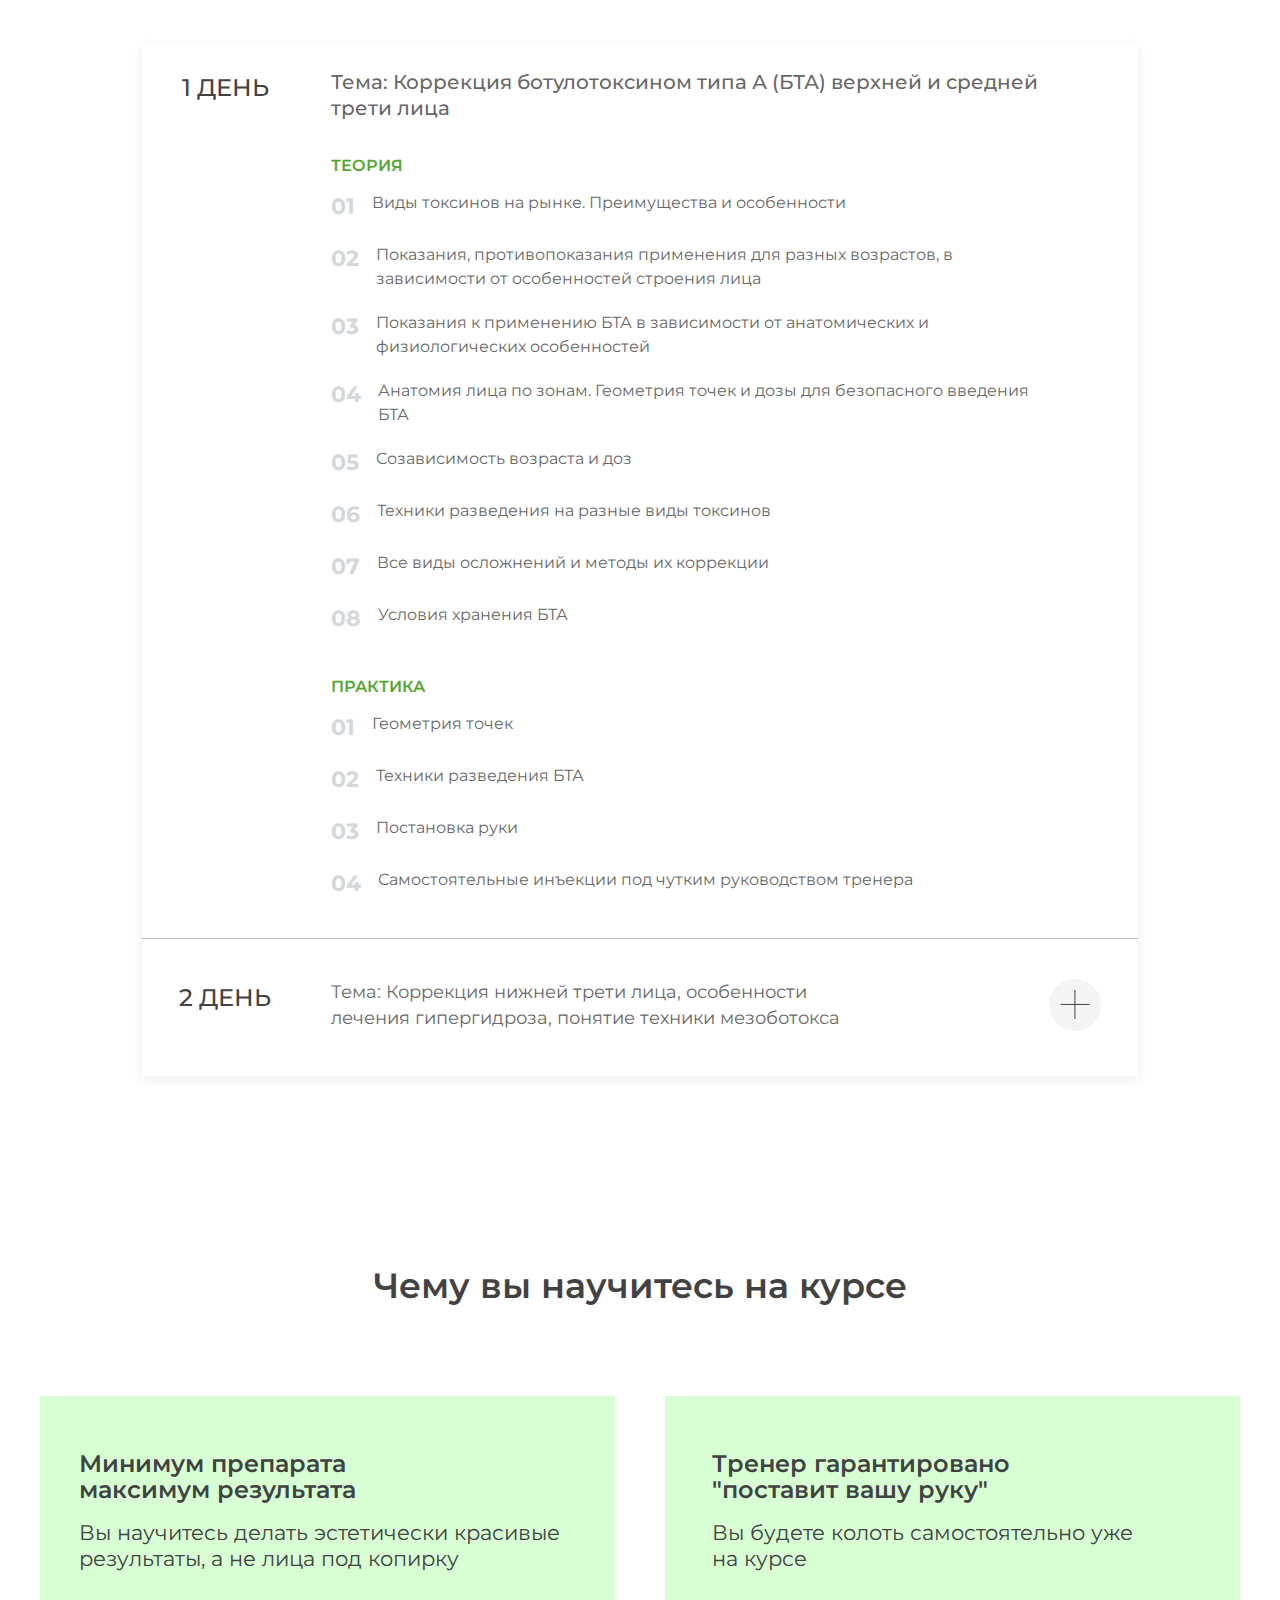
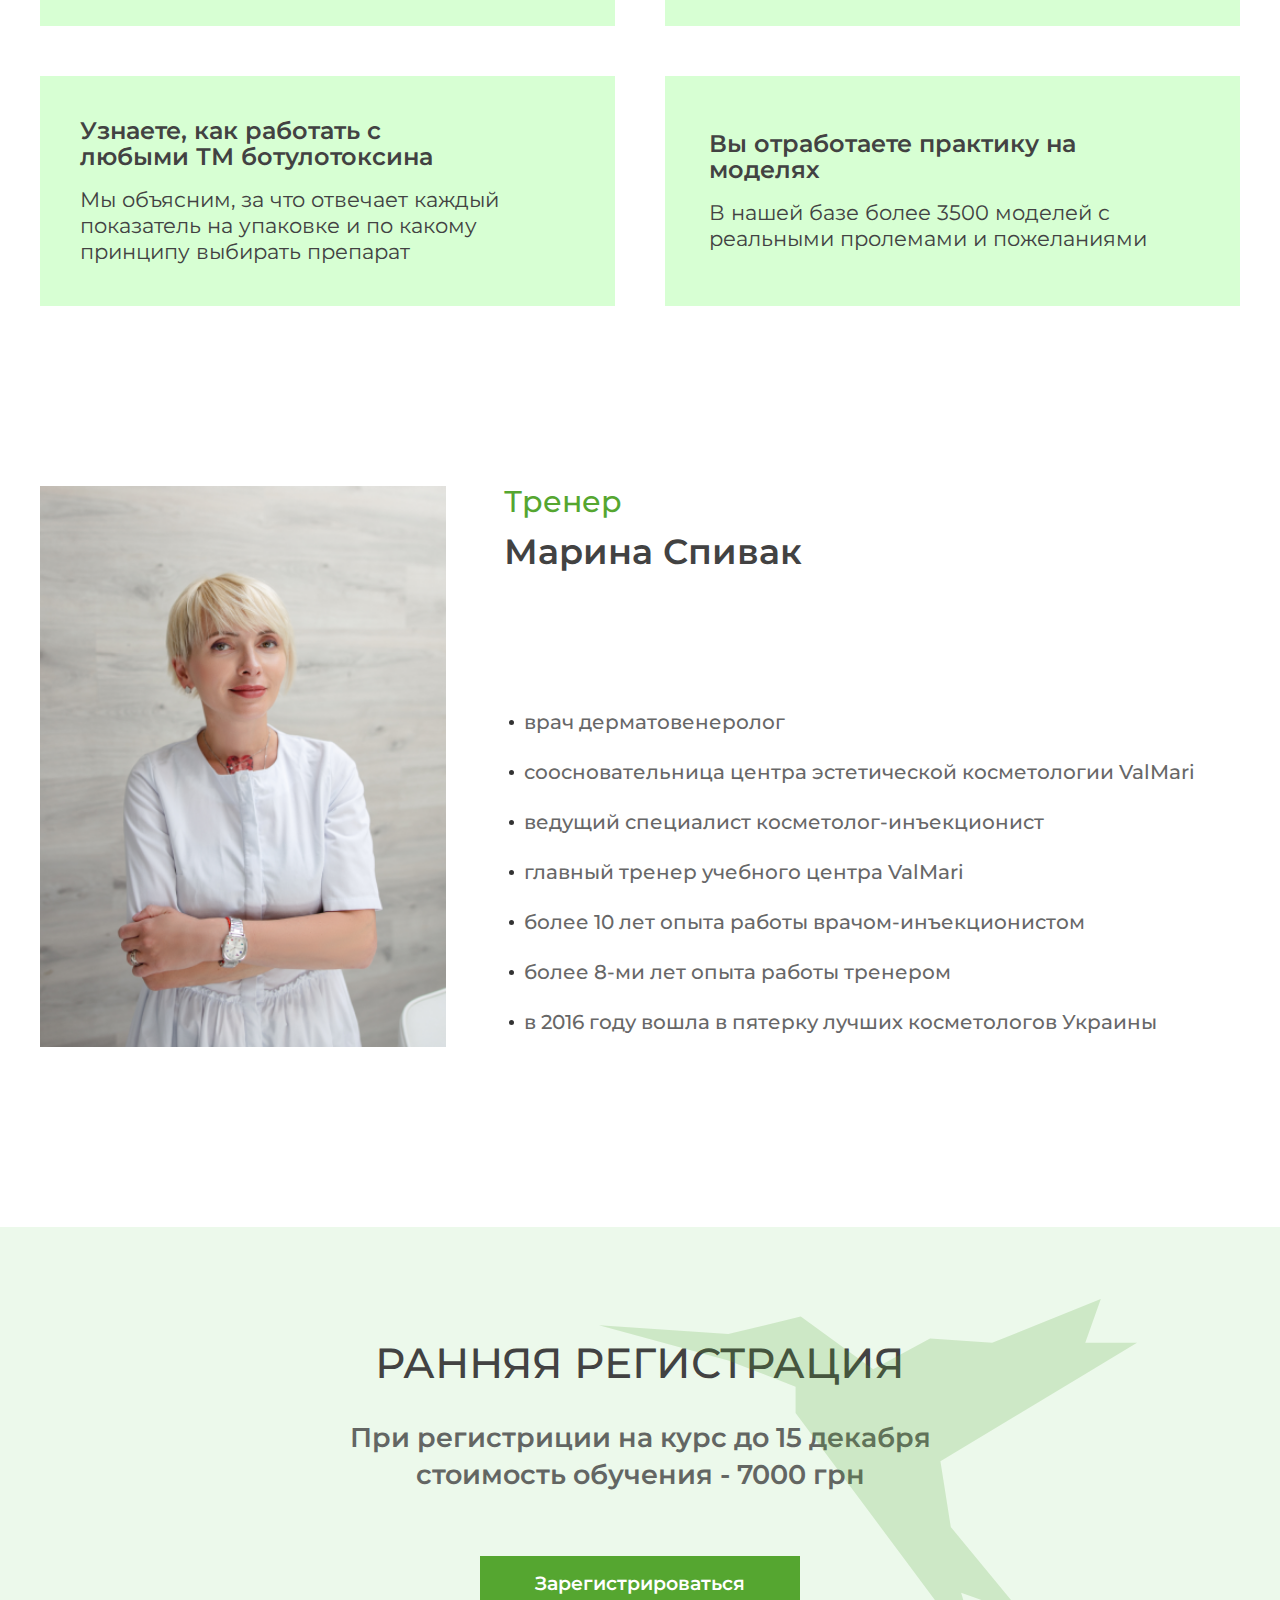
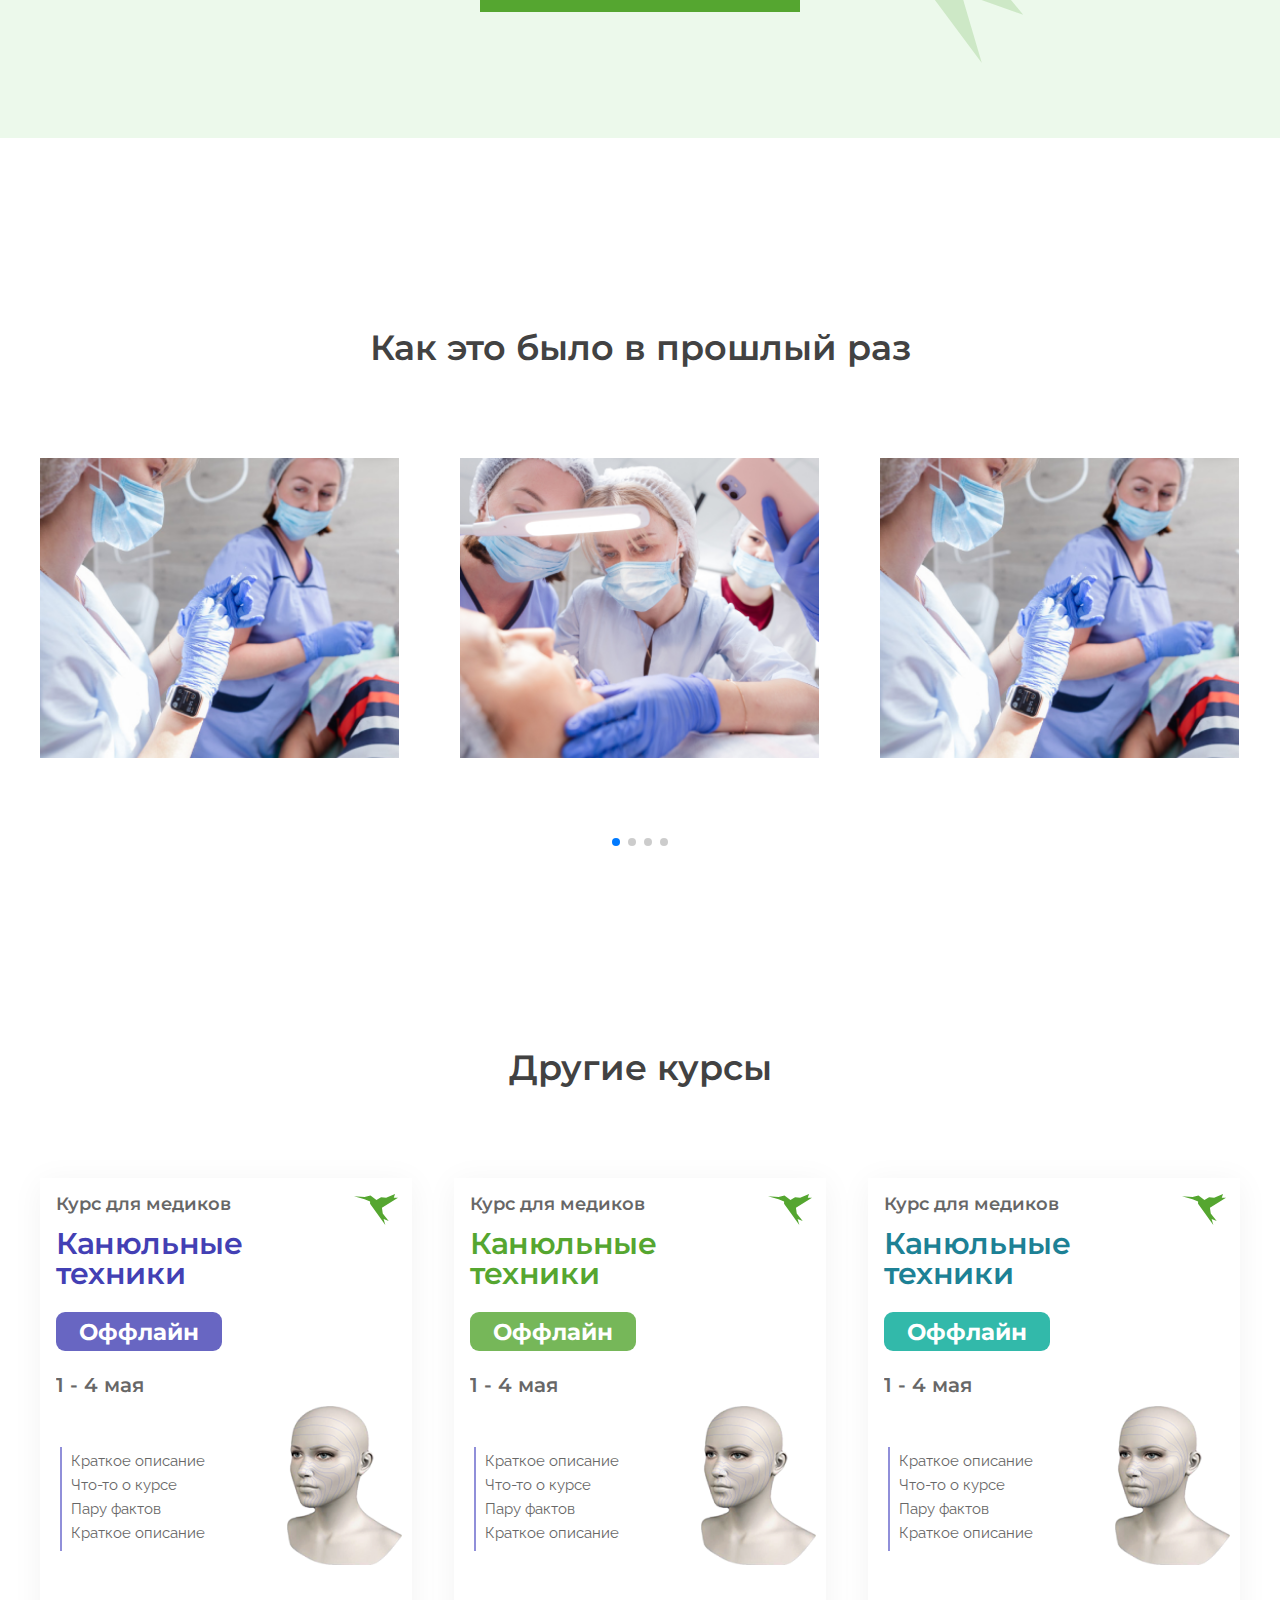
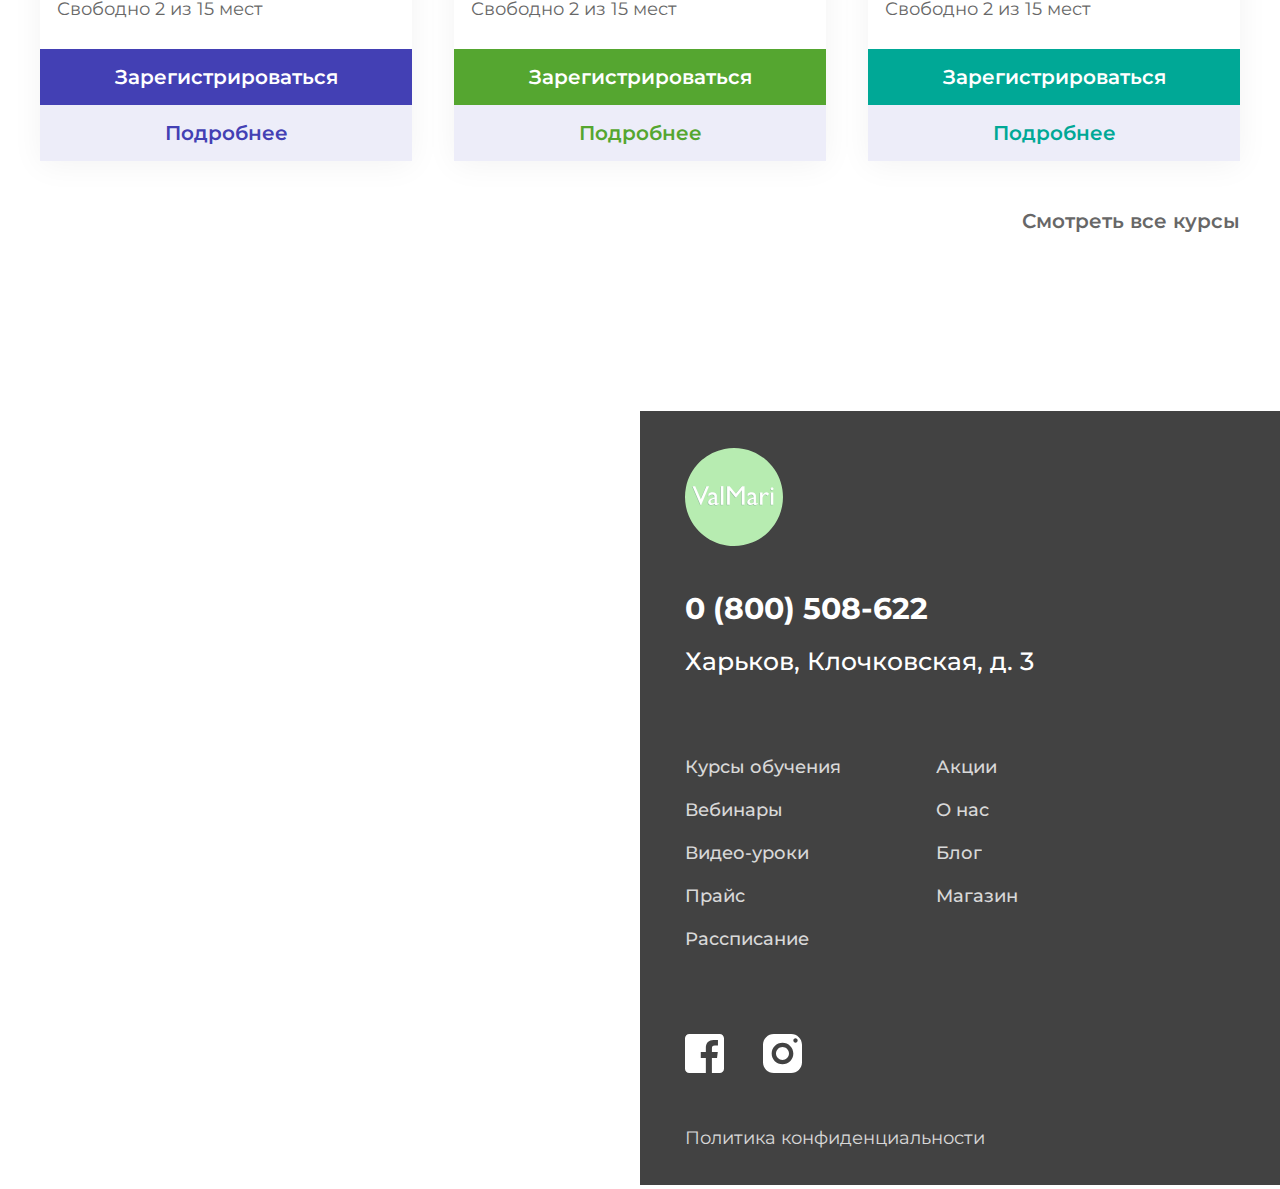
<file: about_cource.html>
<!DOCTYPE html>
<html lang="en">
  <head>
    <meta charset="UTF-8" />
    <meta http-equiv="X-UA-Compatible" content="IE=edge" />
    <meta name="viewport" content="width=device-width, initial-scale=1.0" />
    <title>ValMari</title>
    <link rel="stylesheet" href="css/about_cource.css" />
    <link rel="preconnect" href="https://fonts.googleapis.com" />
    <link rel="preconnect" href="https://fonts.gstatic.com" crossorigin />
    <link
      href="https://fonts.googleapis.com/css2?family=Exo:wght@500&family=Montserrat:wght@400;500;600;700&family=Philosopher&family=Raleway:wght@400;500&family=Roboto:wght@400;500;700&display=swap"
      rel="stylesheet"
    />
    <link rel="stylesheet" href="css/about_cource_responsive.css" />
    <link
      rel="stylesheet"
      href="https://cdn.jsdelivr.net/npm/swiper@9/swiper-bundle.min.css"
    />
  </head>
  <body>
    <!-- MODAL -->
    <div class="modal">
      <div class="modal_overlay"></div>
      <div class="modal_body">
        <h2 class="modal_title">Оставить заявку</h2>
        <h2 class="modal_title2">Спасибо за заявку!</h2>
        <p class="modal_pharagraph">
          Наш менеджер свяжется с вами, а пока посетите нашу страницу в
          Instagram, вас ждут самые выгодные акции!
        </p>
        <div class="inst_link">
          <img src="icons/modal_instagram.svg" alt="" />
          <a href="https://www.instagram.com/valmari_ukraine/"
            >Перейти в Instagram</a
          >
        </div>
        <input id="modal_name" required placeholder="Ваше имя" type="text" />
        <p class="first_alert">Заполните это поле!</p>
        <input
          id="modal_tel"
          required
          placeholder="Ваш номер телефона"
          type="text"
        />
        <p class="second_alert">Заполните это поле!</p>
        <textarea
          id="modal_textarea"
          required
          placeholder="Текст отзыва"
          cols="20"
          rows="7"
        ></textarea>
        <p class="third_alert">Заполните это поле!</p>
        <button class="modal_btn">Отправить заявку</button>
        <div class="modal_close">
          <img src="icons/modal_close.svg" alt="" />
        </div>
      </div>
    </div>
    <!-- RESPONSIBILITY -->
    <input type="checkbox" class="checkbox" name="" id="toogle" />
    <div class="for_responsibility">
      <div class="overlay_burger"></div>
      <div class="container">
        <div class="responsive_header">
          <label for="toogle" class="burger">
            <div class="burger_line first_line"></div>
            <div class="burger_line second_line"></div>
            <div class="burger_line third_line"></div>
          </label>
          <div class="responsive_logo">
            <a href="index.html"><img src="icons/footer_logo.svg" alt="" /></a>
          </div>
          <div class="responsive_phone">
            <a href="tel:+0800508622"><img src="icons/phone.svg" alt="" /></a>
            <a href="tel:+0800508622">0 (800) 508-622</a>
          </div>
        </div>
      </div>
      <div class="navbar_responsive">
        <div class="navbar_phone">
          <a href="tel:+0800508622"><img src="icons/phone.svg" alt="" /></a>
          <a href="tel:+0800508622">0 (800) 508-622</a>
        </div>
        <div class="navbar_language">
          <img src="icons/russia.svg" alt="" />
          <img src="icons/arrow_down.svg" alt="" />
        </div>
        <ul>
          <li><a href="cource.html">Курсы обучения</a></li>
          <li><a href="cource.html">Вебинары</a></li>
          <li><a href="video_cource.html">Видео-уроки</a></li>
          <li><a href="blog.html">Блог</a></li>
          <li><a href="about_us.html">О нас</a></li>
          <li><a href="not_found.html">Прайс</a></li>
          <li><a href="schedule.html">Рассписание</a></li>
          <li><a href="offer.html">Акции</a></li>
          <li><a href="cource.htmtel:+0800508622">Магазин</a></li>
        </ul>
        <div class="navbar_icons">
          <img src="icons/facebook .svg" alt="" />
          <img src="icons/instagram.svg" alt="" />
        </div>
      </div>
    </div>
    <!-- HEADER -->
    <div class="header_bg">
      <div class="container">
        <header>
          <div class="header_logo">
            <a href="index.html">
              <img src="icons/logo.svg" alt="" />
            </a>
          </div>
          <div class="header_contact">
            <a href="tel:+0800508622">
              <img src="icons/phone.svg" alt="" class="phone" />
            </a>
            <a href="tel:+0800508622">
              <h3>0 (800) 508-622</h3>
            </a>
            <a href="https://www.facebook.com/Valmari2015/">
              <img src="icons/facebook .svg" alt="" class="facebook" />
            </a>
            <a href="https://www.instagram.com/valmari_ukraine/">
              <img src="icons/instagram.svg" alt="" class="instagram" />
            </a>
            <div class="language">
              <a href="#">
                <img src="icons/russia.svg" alt="" class="language" />
              </a>
              <a href="#">
                <img src="icons/arrow_down.svg" alt="" class="arrow_down" />
              </a>
            </div>
          </div>
        </header>
      </div>
    </div>
    <div class="container">
      <div class="navbar">
        <ul>
          <li><a href="cource.html">Курсы обучения</a></li>
          <li><a href="cource.html">Вебинары</a></li>
          <li><a href="video_cource.html">Видео-уроки</a></li>
          <li><a href="blog.html">Блог</a></li>
          <li><a href="about_us.html">О нас</a></li>
          <li><a href="not_found.html">Прайс</a></li>
          <li><a href="schedule.html">Рассписание</a></li>
          <li><a href="offer.html">Акции</a></li>
          <li><a href="cource.html">Магазин</a></li>
        </ul>
      </div>
    </div>
    <div class="hero_bg">
      <div class="container">
        <div class="hero">
          <div class="hero_text">
            <p>Старт курса: 10 января</p>
            <h2>
              Ботулинотерапия<br />
              для косметологов
            </h2>
            <div class="hero_btn">
              <button class="registration reg2">Зарегистрироваться</button>
              <a href="#about_this" class="info_more">Узнать подробнее</a>
            </div>
          </div>
          <div class="hero_img">
            <img src="images/about_hero.png" alt="" />
          </div>
        </div>
      </div>
    </div>
    <div class="container">
      <!-- PROCEDUR INFO -->
      <div class="procedur_info">
        <p>
          Процедура ботулинотерапия - это инъекционная методика для устранения и
          профилактики морщин. Также, процедура помогает бороться с опущением
          уголков рта , потерей четкости овала лица , гипергидрозом.
        </p>
        <p>
          На курсе вы научитесь тщательно подбирать препарат, а также
          отработаете на практике техники введения и безопасные разметки точек
          для разных анатомических типов лица. Вы будете эффективно и беопасно
          применять навыки в работе со своими клиентами.
        </p>
        <p>
          Курс по ботулинотерапии необходим, чтобы вы были увереныв своих
          знаниях и приносили желаемый результат своим клиентам.
        </p>
      </div>
      <!-- TITLE -->
      <div class="title">
        <h2>Программа курса</h2>
      </div>
      <!-- DAYS -->
      <div class="days" id="about_this">
        <div class="first_day">
          <div class="day_left">
            <h2>1 день</h2>
          </div>
          <div class="day_right">
            <h3>
              Тема: Коррекция ботулотоксином типа А (БТА) верхней и средней
              трети лица
            </h3>
            <h4>Теория</h4>
            <div class="teory">
              <h2>01</h2>
              <p>Виды токсинов на рынке. Преимущества и особенности</p>
            </div>
            <div class="teory">
              <h2>02</h2>
              <p>
                Показания, противопоказания применения для разных возрастов, в
                зависимости от особенностей строения лица
              </p>
            </div>
            <div class="teory">
              <h2>03</h2>
              <p>
                Показания к применению БТА в зависимости от анатомических и
                физиологических особенностей
              </p>
            </div>
            <div class="teory">
              <h2>04</h2>
              <p>
                Анатомия лица по зонам. Геометрия точек и дозы для безопасного
                введения БТА
              </p>
            </div>
            <div class="teory">
              <h2>05</h2>
              <p>Созависимость возраста и доз</p>
            </div>
            <div class="teory">
              <h2>06</h2>
              <p>Техники разведения на разные виды токсинов</p>
            </div>
            <div class="teory">
              <h2>07</h2>
              <p>Все виды осложнений и методы их коррекции</p>
            </div>
            <div class="teory">
              <h2>08</h2>
              <p>Условия хранения БТА</p>
            </div>
            <h4>Практика</h4>
            <div class="teory">
              <h2>01</h2>
              <p>Геометрия точек</p>
            </div>
            <div class="teory">
              <h2>02</h2>
              <p>Техники разведения БТА</p>
            </div>
            <div class="teory">
              <h2>03</h2>
              <p>Постановка руки</p>
            </div>
            <div class="teory">
              <h2>04</h2>
              <p>Самостоятельные инъекции под чутким руководством тренера</p>
            </div>
          </div>
        </div>
        <div class="second_day">
          <div class="day_left_second">
            <h2>2 день</h2>
          </div>
          <div class="day_right_second">
            <p>
              Тема: Коррекция нижней трети лица, особенности лечения
              гипергидроза, понятие техники мезоботокса
            </p>
            <a href="#"><img src="icons/days_plus.svg" alt="" /></a>
          </div>
        </div>
      </div>
      <!-- TITLE -->
      <div class="title">
        <h2>Чему вы научитесь на курсе</h2>
      </div>
      <!-- MINIMUM -->
      <div class="minimum">
        <div class="minimum_item min_first">
          <h2>Минимум препарата максимум результата</h2>
          <p>
            Вы научитесь делать эстетически красивые результаты, а не лица под
            копирку
          </p>
        </div>
        <div class="minimum_item min_second">
          <h2>Тренер гарантировано "поставит вашу руку"</h2>
          <p>Вы будете колоть самостоятельно уже на курсе</p>
        </div>
        <div class="minimum_item min_third">
          <h2>Узнаете, как работать с любыми ТМ ботулотоксина</h2>
          <p>
            Мы объясним, за что отвечает каждый показатель на упаковке и по
            какому принципу выбирать препарат
          </p>
        </div>
        <div class="minimum_item min_four">
          <h2>Вы отработаете практику на моделях</h2>
          <p>
            В нашей базе более 3500 моделей с реальными пролемами и пожеланиями
          </p>
        </div>
      </div>
      <!-- TRENER -->
      <div class="trener">
        <div class="trener_img">
          <div class="trener_name">
            <h3>Тренер</h3>
            <h2>Марина Спивак</h2>
          </div>
          <img src="images/cource_trener.png" alt="" />
        </div>
        <div class="trener_text">
          <div class="trener_name">
            <h3>Тренер</h3>
            <h2>Марина Спивак</h2>
          </div>
          <div class="trener_info">
            <p>врач дерматовенеролог</p>
            <p>соосновательница центра эстетической косметологии ValMari</p>
            <p>ведущий специалист косметолог-инъекционист</p>
            <p>главный тренер учебного центра ValMari</p>
            <p>более 10 лет опыта работы врачом-инъекционистом</p>
            <p>более 8-ми лет опыта работы тренером</p>
            <p>в 2016 году вошла в пятерку лучших косметологов Украины</p>
          </div>
        </div>
      </div>
    </div>
    <!-- EARLY -->
    <div class="early">
      <h2>Ранняя регистрация</h2>
      <p>При регистриции на курс до 15 декабря стоимость обучения - 7000 грн</p>
      <button class="reg2">Зарегистрироваться</button>
      <img src="icons/early_bird.svg" alt="" />
    </div>
    <div class="container">
      <!-- TITLE -->
      <div class="title">
        <h2>Как это было в прошлый раз</h2>
      </div>
    </div>
    <!-- LAST_TIME -->
    <div class="last_time">
      <div class="swiper mySwiper">
        <div class="swiper-wrapper">
          <div class="swiper-slide">
            <div class="container">
              <div class="last_times">
                <img src="images/last_time 3.png" alt="" />
                <img src="images/last_time 2.png" alt="" />
                <img src="images/last_time 3.png" alt="" />
              </div>
            </div>
          </div>
          <div class="swiper-slide">
            <div class="container">
              <div class="last_times">
                <img src="images/last_time 3.png" alt="" />
                <img src="images/last_time 2.png" alt="" />
                <img src="images/last_time 3.png" alt="" />
              </div>
            </div>
          </div>
          <div class="swiper-slide">
            <div class="container">
              <div class="last_times">
                <img src="images/last_time 3.png" alt="" />
                <img src="images/last_time 2.png" alt="" />
                <img src="images/last_time 3.png" alt="" />
              </div>
            </div>
          </div>
          <div class="swiper-slide">
            <div class="container">
              <div class="last_times">
                <img src="images/last_time 3.png" alt="" />
                <img src="images/last_time 2.png" alt="" />
                <img src="images/last_time 3.png" alt="" />
              </div>
            </div>
          </div>
        </div>
        <div class="swiper-pagination"></div>
      </div>
    </div>
    <div class="container">
      <!-- TITLE -->
      <div class="title">
        <h2>Другие курсы</h2>
      </div>
      <!-- OTHER COURCES -->
      <div class="other_cources">
        <div class="cource_item">
          <p>Курс для медиков</p>
          <h2 class="first_h2">
            Канюльные<br />
            техники
          </h2>
          <div class="first_h3">
            <h3>Оффлайн</h3>
          </div>
          <div class="cource_man">
            <div class="cource_man_info">
              <h4>1 - 4 мая</h4>
              <p>
                Краткое описание<br />
                Что-то о курсе<br />
                Пару фактов<br />
                Краткое описание
              </p>
            </div>
            <div class="cource_man_img">
              <img src="images/cource_man.png" alt="" />
            </div>
          </div>
          <h5>Свободно 2 из 15 мест</h5>
          <button class="cource_registration_first reg2">
            Зарегистрироваться
          </button>
          <a href="about_cource.html" class="cource_info_first">Подробнее</a>
          <img class="cource_bird" src="icons/cource_bird.svg" alt="" />
        </div>
        <div class="cource_item">
          <p>Курс для медиков</p>
          <h2 class="second_h2">
            Канюльные<br />
            техники
          </h2>
          <div class="second_h3">
            <h3>Оффлайн</h3>
          </div>
          <div class="cource_man">
            <div class="cource_man_info">
              <h4>1 - 4 мая</h4>
              <p>
                Краткое описание<br />
                Что-то о курсе<br />
                Пару фактов<br />
                Краткое описание
              </p>
            </div>
            <div class="cource_man_img">
              <img src="images/cource_man.png" alt="" />
            </div>
          </div>
          <h5>Свободно 2 из 15 мест</h5>
          <button class="cource_registration_second reg2">
            Зарегистрироваться
          </button>
          <a href="about_cource.html" class="cource_info_second">Подробнее</a>
          <img class="cource_bird" src="icons/cource_bird.svg" alt="" />
        </div>
        <div class="cource_item">
          <p>Курс для медиков</p>
          <h2 class="third_h2">
            Канюльные<br />
            техники
          </h2>
          <div class="third_h3">
            <h3>Оффлайн</h3>
          </div>
          <div class="cource_man">
            <div class="cource_man_info">
              <h4>1 - 4 мая</h4>
              <p>
                Краткое описание<br />
                Что-то о курсе<br />
                Пару фактов<br />
                Краткое описание
              </p>
            </div>
            <div class="cource_man_img">
              <img src="images/cource_man.png" alt="" />
            </div>
          </div>
          <h5>Свободно 2 из 15 мест</h5>
          <button class="cource_registration_third reg2">
            Зарегистрироваться
          </button>
          <a href="about_cource.html" class="cource_info_third">Подробнее</a>
          <img class="cource_bird" src="icons/cource_bird.svg" alt="" />
        </div>
        <div class="see_all">
          <a href="cource.html">Смотреть все курсы</a>
        </div>
      </div>
    </div>
    <!-- FOOTER -->
    <footer>
      <div class="footer_map">
        <iframe
          src="https://www.google.com/maps/embed?pb=!1m18!1m12!1m3!1d3039.367930489372!2d49.84653408092322!3d40.37853740559822!2m3!1f0!2f0!3f0!3m2!1i1024!2i768!4f13.1!3m3!1m2!1s0x40307da6571f6cc7%3A0x8c29ed401e1df1e7!2sCentral%20Bank%20of%20the%20Republic%20of%20Azerbaijan!5e0!3m2!1saz!2saz!4v1677946677176!5m2!1saz!2saz"
          width="100%"
          height="100%"
          style="border: 0"
          allowfullscreen=""
          loading="lazy"
          referrerpolicy="no-referrer-when-downgrade"
        ></iframe>
        <a href="not_found.html" class="goverment_480"
          >Политика конфиденциальности</a
        >
      </div>
      <div class="footer_text">
        <img src="icons/footer_logo.svg" alt="" />
        <a href="tel:+0800508622" class="footer_phone">0 (800) 508-622</a>
        <p>Харьков, Клочковская, д. 3</p>
        <div class="footer_nav">
          <ul class="left_nav">
            <li><a href="cource.html">Курсы обучения</a></li>
            <li><a href="cource.html">Вебинары</a></li>
            <li><a href="cource.html">Видео-уроки</a></li>
            <li><a href="not_found.html">Прайс</a></li>
            <li><a href="schedule.html">Рассписание</a></li>
          </ul>
          <ul class="right_nav">
            <li><a href="offer.html">Акции</a></li>
            <li><a href="about_us.html">О нас</a></li>
            <li><a href="blog.html">Блог</a></li>
            <li><a href="cource.html">Магазин</a></li>
          </ul>
        </div>
        <div class="footer_icons">
          <a href="https://www.facebook.com/Valmari2015/">
            <img src="icons/footer_facebook.svg" alt="" />
          </a>
          <a href="https://www.instagram.com/valmari_ukraine/">
            <img src="icons/footer_instagram.svg" alt="" />
          </a>
        </div>
        <a href="not_found.html" class="goverment"
          >Политика конфиденциальности</a
        >
      </div>
    </footer>
    <script src="js/modal.js"></script>
    <script src="https://cdn.jsdelivr.net/npm/swiper@9/swiper-bundle.min.js"></script>
    <script src="js/about_cource_swipe.js"></script>
  </body>
</html>
</file>
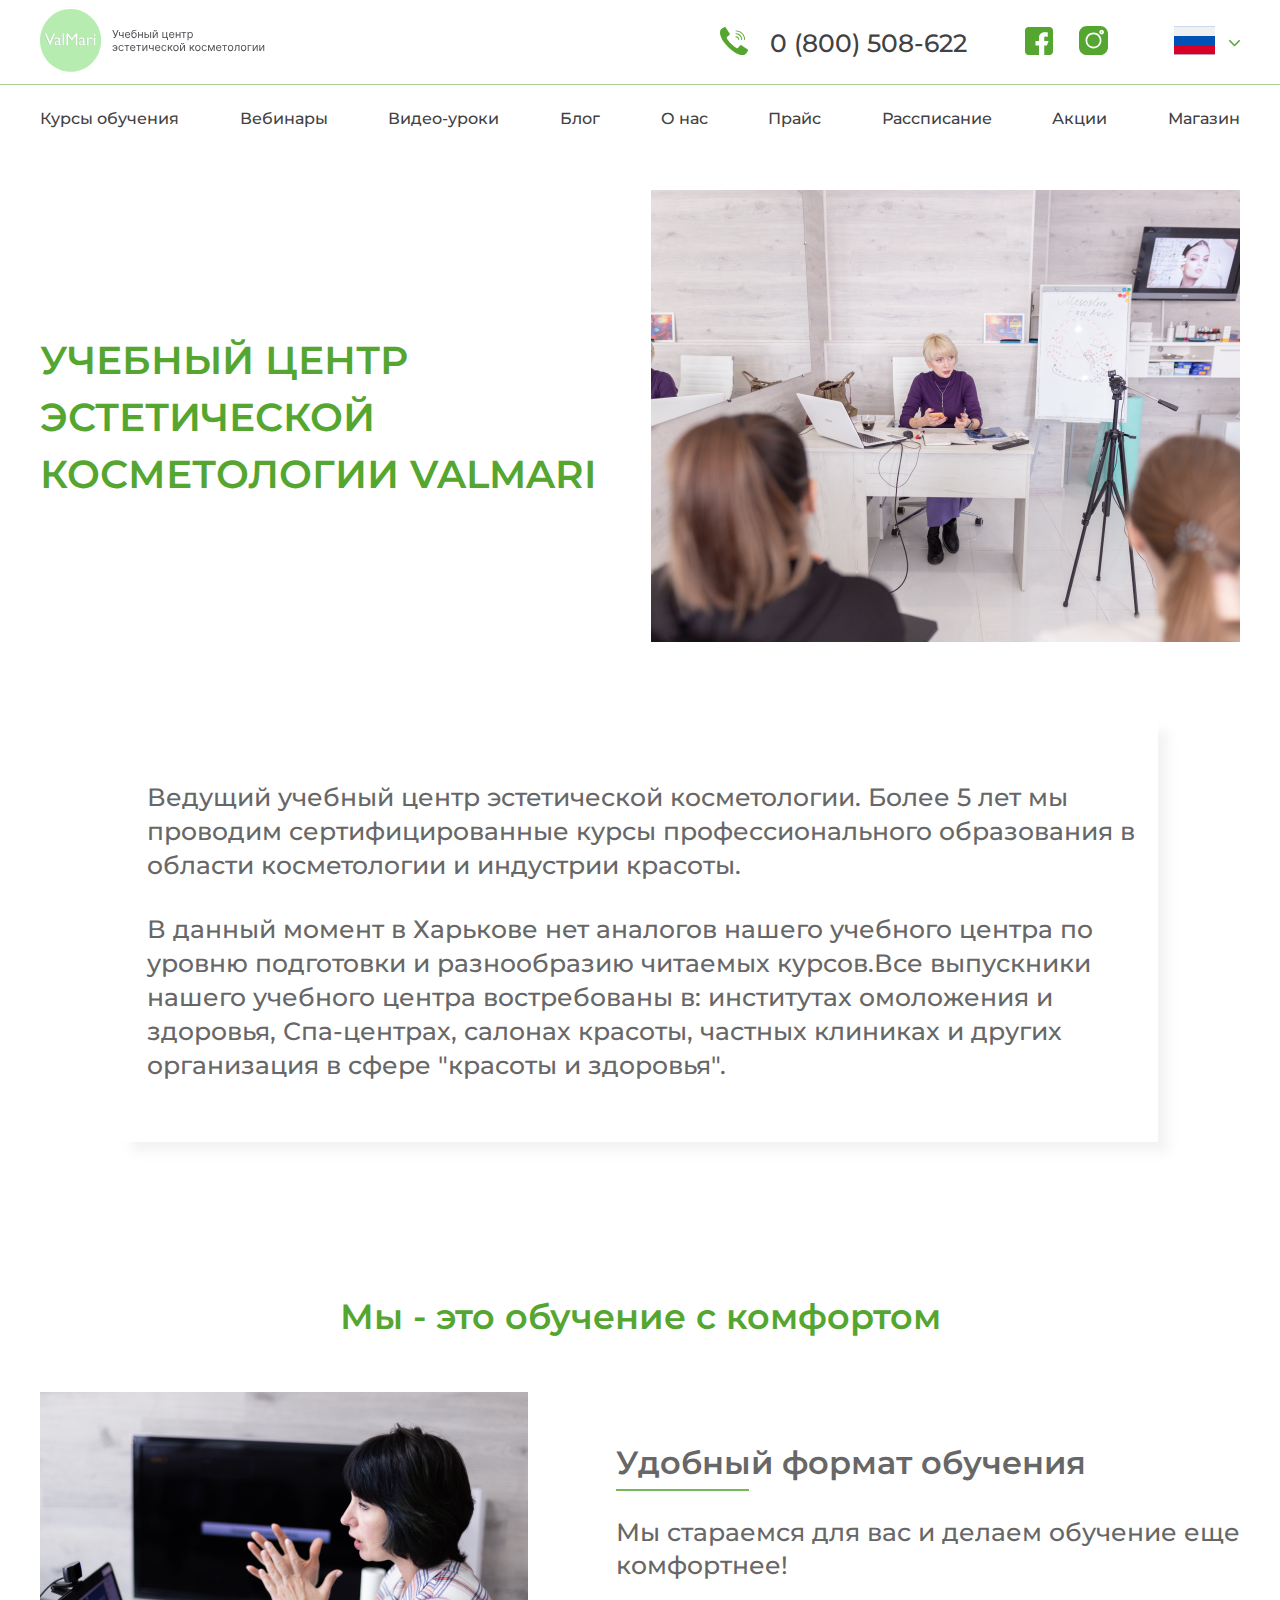
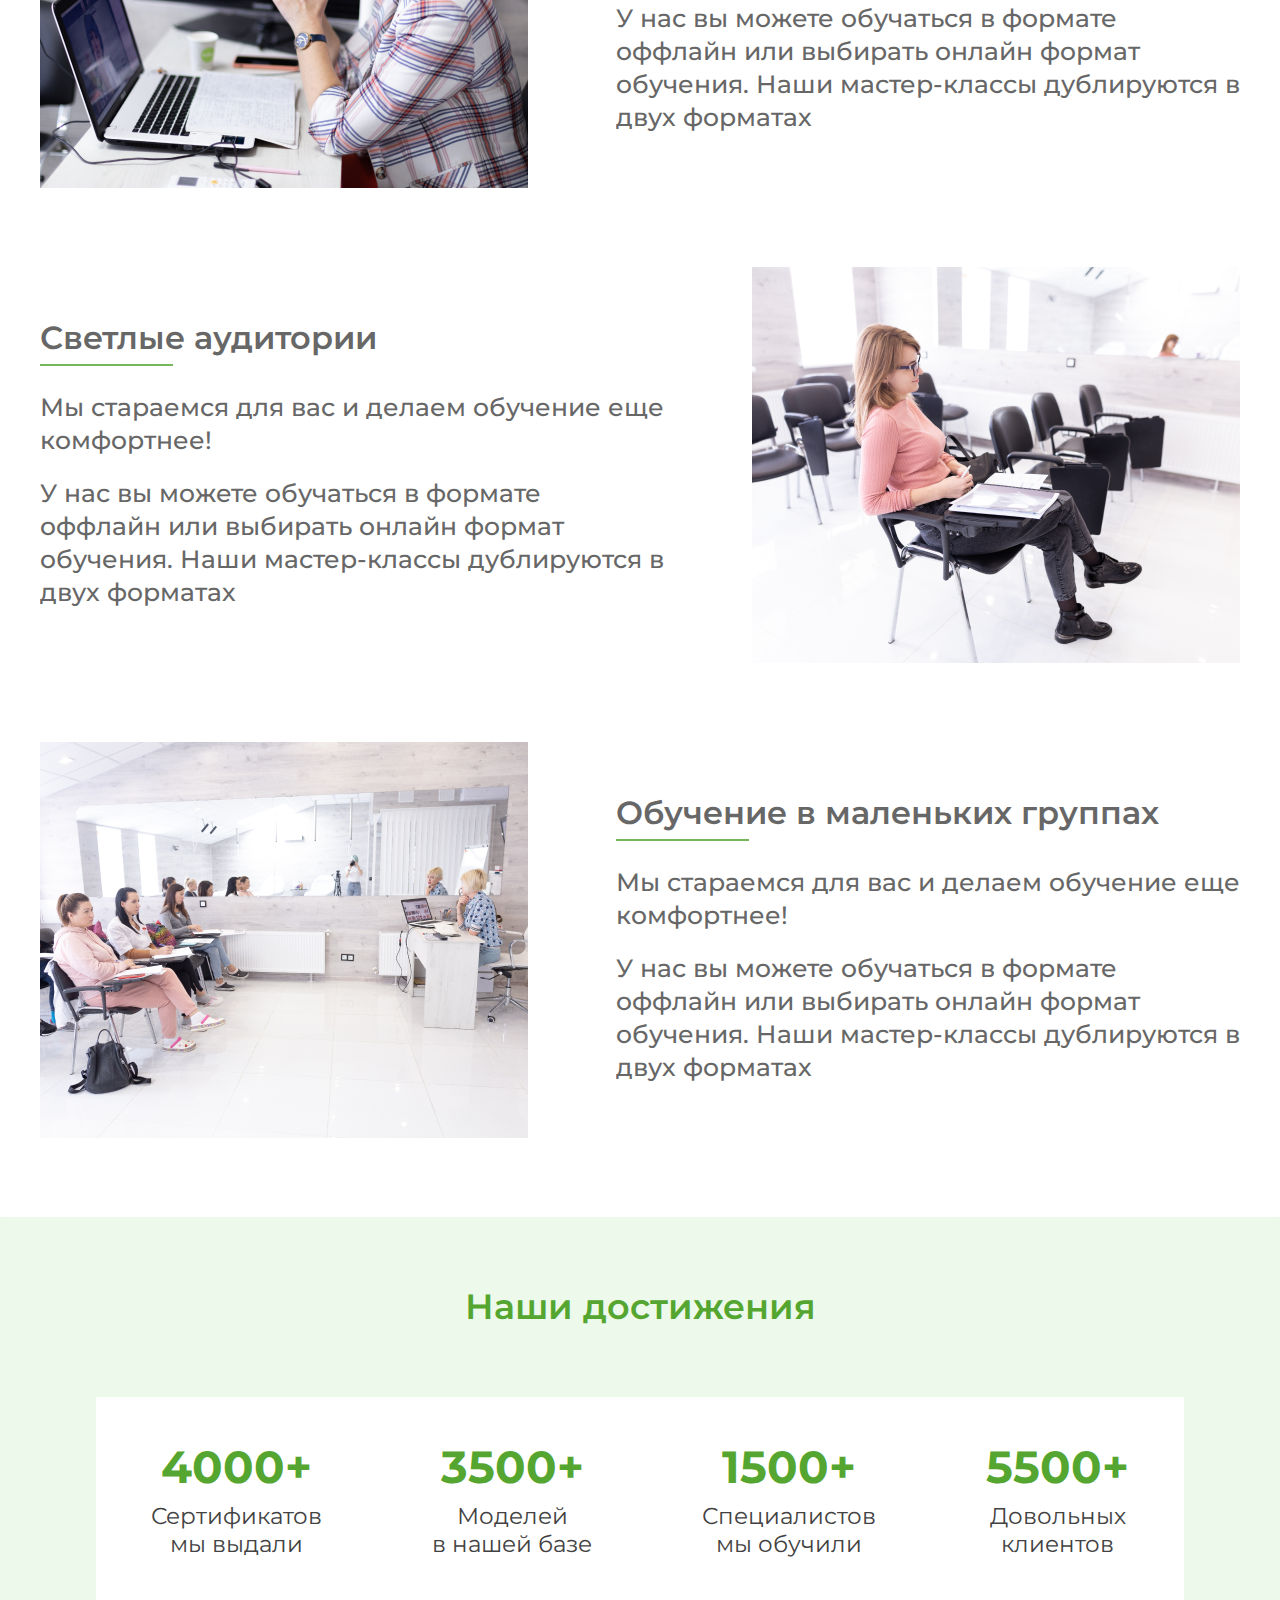
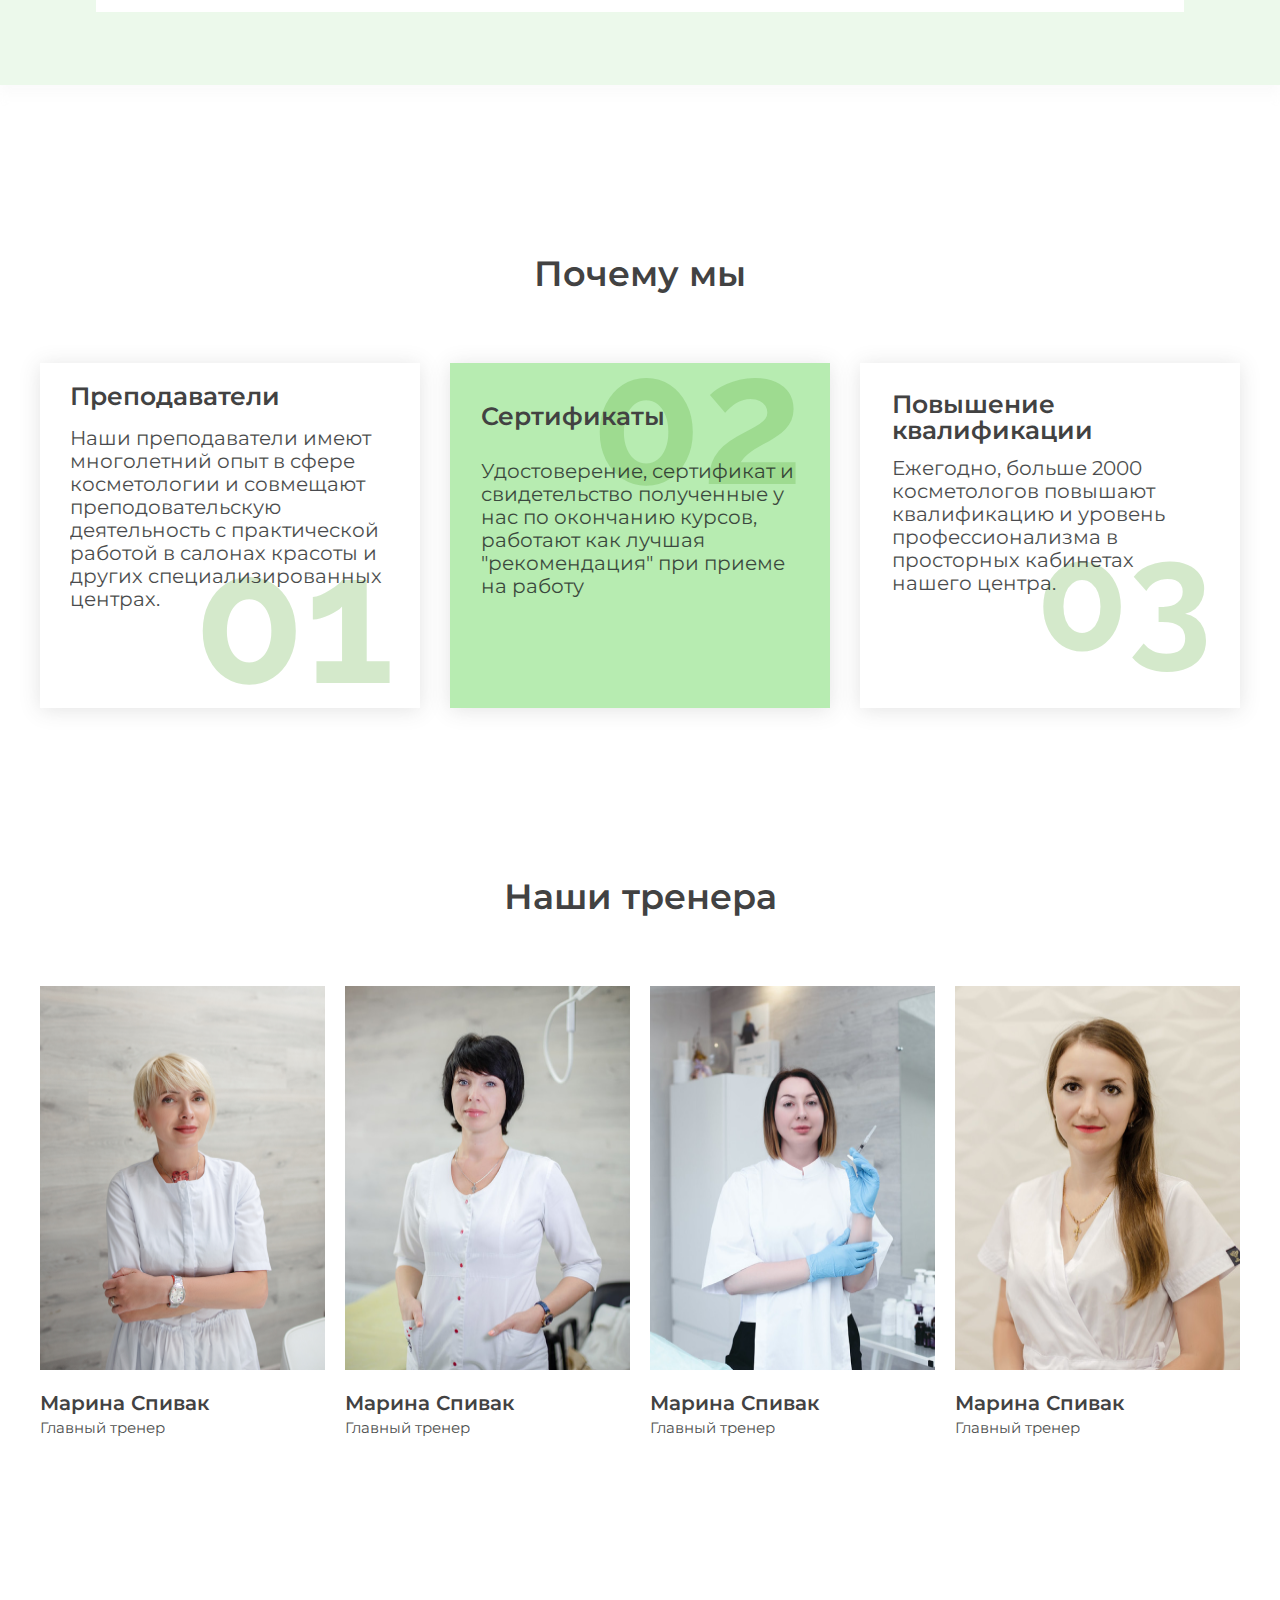
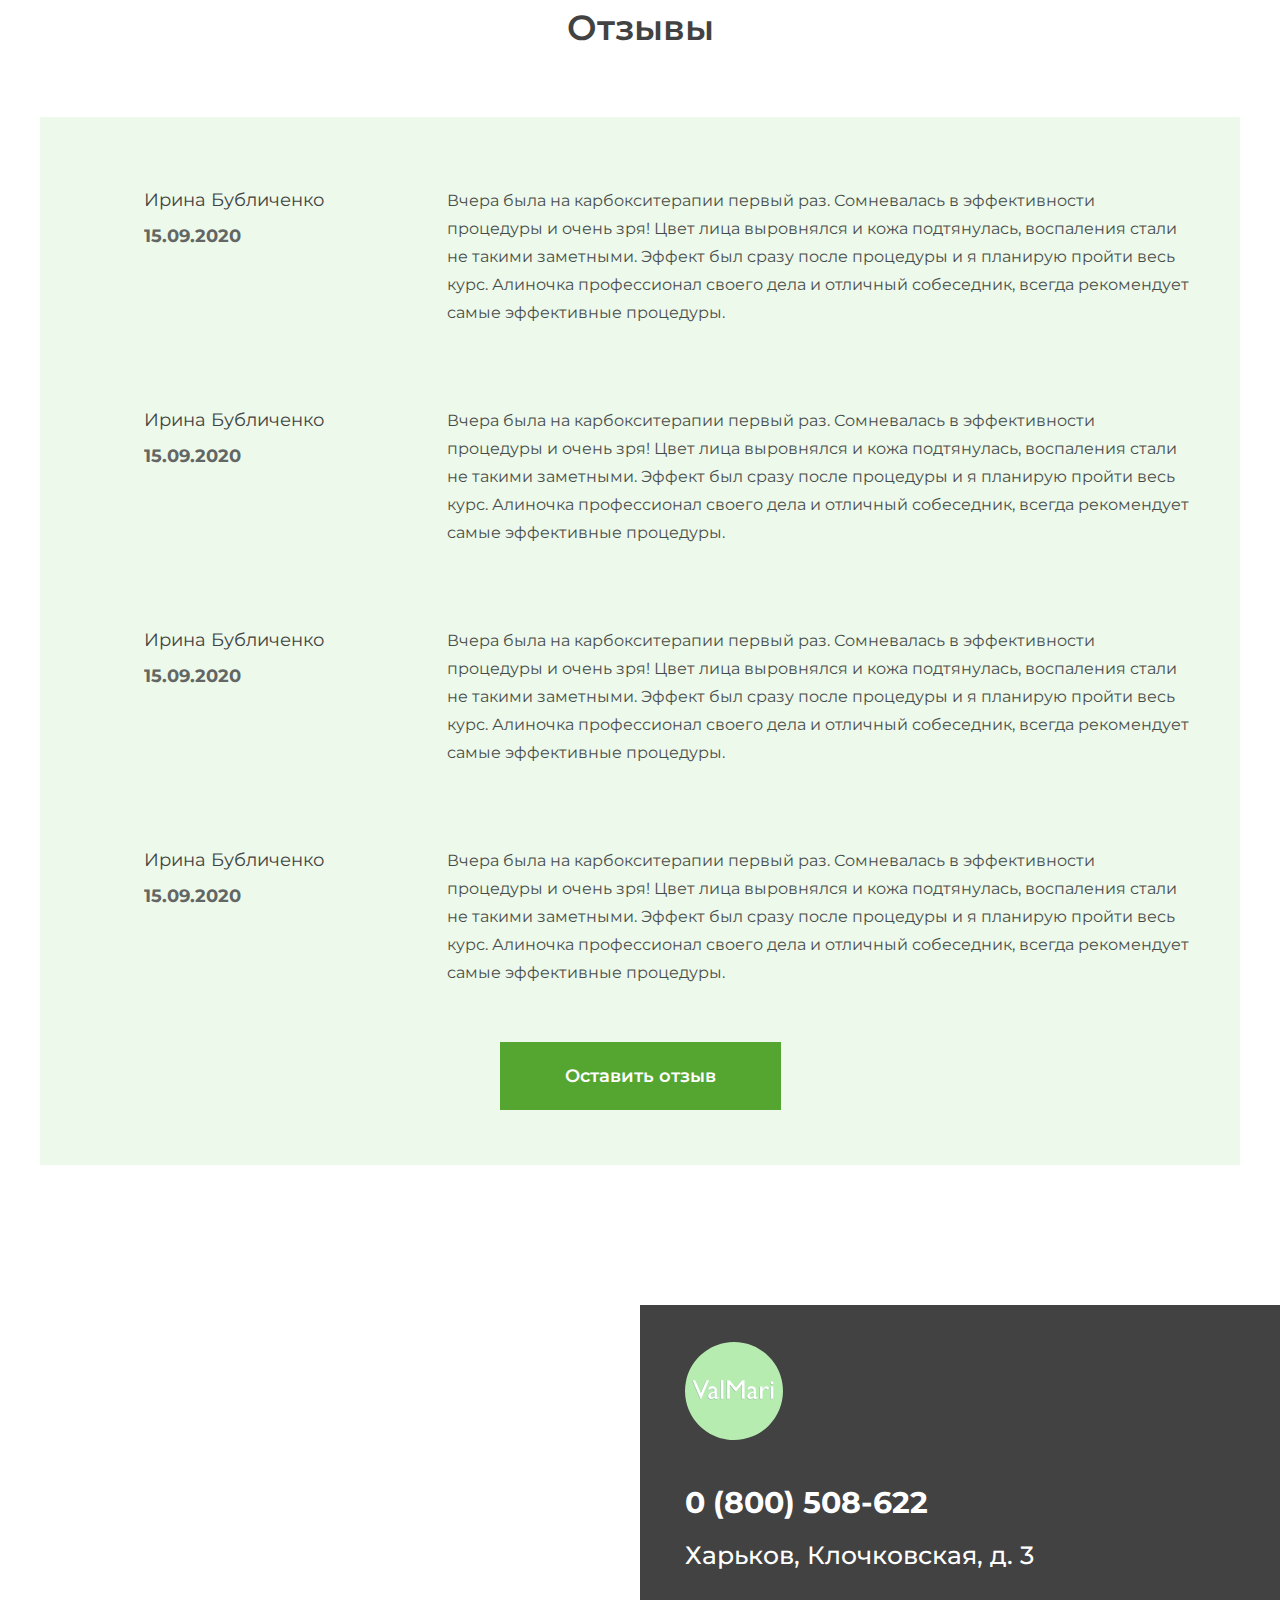
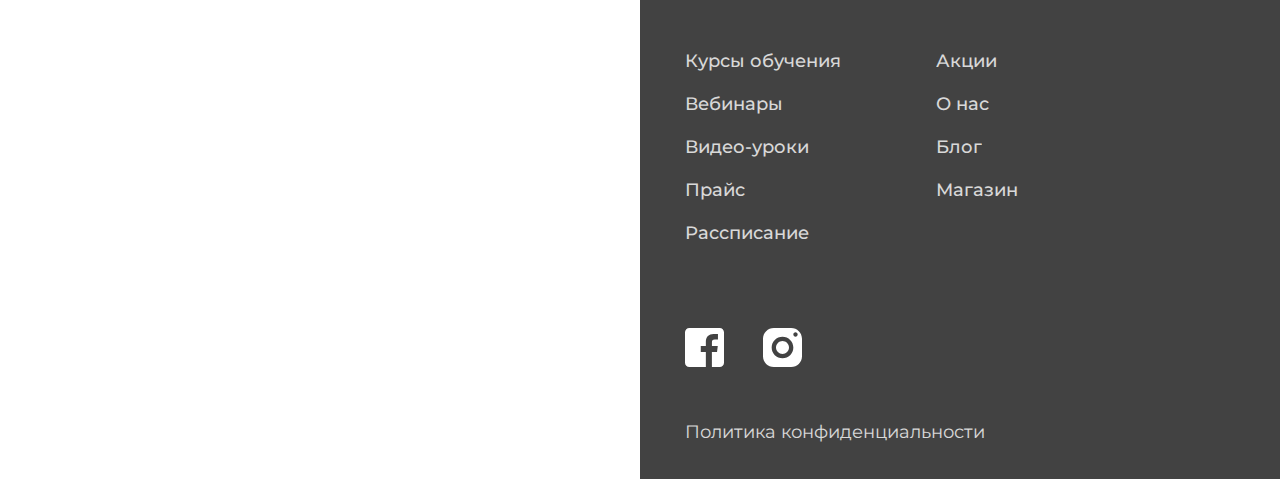
<file: about_us.html>
<!DOCTYPE html>
<html lang="en">
  <head>
    <meta charset="UTF-8" />
    <meta http-equiv="X-UA-Compatible" content="IE=edge" />
    <meta name="viewport" content="width=device-width, initial-scale=1.0" />
    <title>ValMari</title>
    <link rel="stylesheet" href="css/about_us.css" />
    <link rel="stylesheet" href="css/about_us_responsive.css" />
    <link rel="preconnect" href="https://fonts.googleapis.com" />
    <link rel="preconnect" href="https://fonts.gstatic.com" crossorigin />
    <link
      href="https://fonts.googleapis.com/css2?family=Exo:wght@500&family=Montserrat:wght@400;500;600;700&family=Philosopher&family=Raleway:wght@400;500&family=Roboto:wght@400;500;700&display=swap"
      rel="stylesheet"
    />
  </head>
  <body>
    <!-- MODAL -->
    <div class="modal">
      <div class="modal_overlay"></div>
      <div class="modal_body">
        <h2 class="modal_title">Оставить отзыв</h2>
        <h2 class="modal_title2">Спасибо за отзыв!</h2>
        <p class="modal_pharagraph">
          Наш менеджер свяжется с вами, а пока посетите нашу страницу в
          Instagram, вас ждут самые выгодные акции!
        </p>
        <div class="inst_link">
          <img src="icons/modal_instagram.svg" alt="" />
          <a href="https://www.instagram.com/valmari_ukraine/"
            >Перейти в Instagram</a
          >
        </div>
        <input id="modal_name" required placeholder="Ваше имя" type="text" />
        <p class="first_alert">Заполните это поле!</p>
        <input
          id="modal_tel"
          required
          placeholder="Ваш номер телефона"
          type="text"
        />
        <p class="second_alert">Заполните это поле!</p>
        <textarea
          id="modal_textarea"
          required
          placeholder="Текст отзыва"
          cols="20"
          rows="7"
        ></textarea>
        <p class="third_alert">Заполните это поле!</p>
        <button class="modal_btn">Отправить отзыв</button>
        <div class="modal_close">
          <img src="icons/modal_close.svg" alt="" />
        </div>
      </div>
    </div>
    <!-- CHECKBOX -->
    <input type="checkbox" class="checkbox" name="" id="toogle" />
    <div class="for_responsibility">
      <div class="overlay_burger"></div>
      <div class="container">
        <div class="responsive_header">
          <label for="toogle" class="burger">
            <div class="burger_line first_line"></div>
            <div class="burger_line second_line"></div>
            <div class="burger_line third_line"></div>
          </label>
          <div class="responsive_logo">
            <a href="index.html"><img src="icons/footer_logo.svg" alt="" /></a>
          </div>
          <div class="responsive_phone">
            <a href="tel:+0800508622"><img src="icons/phone.svg" alt="" /></a>
            <a href="tel:+0800508622">0 (800) 508-622</a>
          </div>
        </div>
      </div>
      <div class="navbar_responsive">
        <div class="navbar_phone">
          <a href="tel:+0800508622"><img src="icons/phone.svg" alt="" /></a>
          <a href="tel:+0800508622">0 (800) 508-622</a>
        </div>
        <div class="navbar_language">
          <img src="icons/russia.svg" alt="" />
          <img src="icons/arrow_down.svg" alt="" />
        </div>
        <ul>
          <li><a href="cource.html">Курсы обучения</a></li>
          <li><a href="cource.html">Вебинары</a></li>
          <li><a href="video_cource.html">Видео-уроки</a></li>
          <li><a href="blog.html">Блог</a></li>
          <li><a href="about_us.html">О нас</a></li>
          <li><a href="not_found.html">Прайс</a></li>
          <li><a href="schedule.html">Рассписание</a></li>
          <li><a href="offer.html">Акции</a></li>
          <li><a href="cource.html">Магазин</a></li>
        </ul>
        <div class="navbar_icons">
          <img src="icons/facebook .svg" alt="" />
          <img src="icons/instagram.svg" alt="" />
        </div>
      </div>
    </div>
    <div class="header_bg">
      <div class="container">
        <header>
          <div class="header_logo">
            <a href="index.html">
              <img src="icons/logo.svg" alt="" />
            </a>
          </div>
          <div class="header_contact">
            <a href="tel:+0800508622">
              <img src="icons/phone.svg" alt="" class="phone" />
            </a>
            <a href="tel:+0800508622">
              <h3>0 (800) 508-622</h3>
            </a>
            <a href="https://www.facebook.com/Valmari2015/">
              <img src="icons/facebook .svg" alt="" class="facebook" />
            </a>
            <a href="https://www.instagram.com/valmari_ukraine/">
              <img src="icons/instagram.svg" alt="" class="instagram" />
            </a>
            <div class="language">
              <a href="#">
                <img src="icons/russia.svg" alt="" class="language" />
              </a>
              <a href="#">
                <img src="icons/arrow_down.svg" alt="" class="arrow_down" />
              </a>
            </div>
          </div>
        </header>
      </div>
    </div>
    <div class="container">
      <div class="navbar">
        <ul>
          <li><a href="cource.html">Курсы обучения</a></li>
          <li><a href="cource.html">Вебинары</a></li>
          <li><a href="video_cource.html">Видео-уроки</a></li>
          <li><a href="blog.html">Блог</a></li>
          <li><a href="about_us.html">О нас</a></li>
          <li><a href="not_found.html">Прайс</a></li>
          <li><a href="schedule.html">Рассписание</a></li>
          <li><a href="offer.html">Акции</a></li>
          <li><a href="cource.html">Магазин</a></li>
        </ul>
      </div>
    </div>
    <div class="hero_bg">
      <div class="container">
        <div class="hero">
          <div class="hero_text">
            <h1>Учебный центр эстетической косметологии VAlmari</h1>
          </div>
          <div class="hero_img">
            <img src="images/about_us_hero.png" alt="" />
          </div>
        </div>
      </div>
    </div>
    <div class="container">
      <!-- ESTETIC -->
      <div class="estetic">
        <p>
          Ведущий учебный центр эстетической косметологии. Более 5 лет мы
          проводим сертифицированные курсы профессионального образования в
          области косметологии и индустрии красоты.
        </p>
        <p>
          В данный момент в Харькове нет аналогов нашего учебного центра по
          уровню подготовки и разнообразию читаемых курсов.Все выпускники нашего
          учебного центра востребованы в: институтах омоложения и здоровья,
          Спа-центрах, салонах красоты, частных клиниках и других организация в
          сфере "красоты и здоровья".
        </p>
      </div>
      <!-- GREEN TITLE -->
      <div class="green_title">
        <h2>Мы - это обучение с комфортом</h2>
      </div>
      <!-- FORMAT -->
      <div class="format">
        <div class="format_img">
          <img src="images/format 1.png" alt="" />
        </div>
        <div class="format_text">
          <h2>Удобный формат обучения</h2>
          <p>Мы стараемся для вас и делаем обучение еще комфортнее!</p>
          <p>
            У нас вы можете обучаться в формате оффлайн или выбирать онлайн
            формат обучения. Наши мастер-классы дублируются в двух форматах
          </p>
        </div>
      </div>
      <div class="format">
        <div class="format_text">
          <h2>Светлые аудитории</h2>
          <p>Мы стараемся для вас и делаем обучение еще комфортнее!</p>
          <p>
            У нас вы можете обучаться в формате оффлайн или выбирать онлайн
            формат обучения. Наши мастер-классы дублируются в двух форматах
          </p>
        </div>
        <div class="format_img">
          <img src="images/format 2.png" alt="" />
        </div>
      </div>
      <div class="format">
        <div class="format_img">
          <img src="images/format 3.png" alt="" />
        </div>
        <div class="format_text">
          <h2>Обучение в маленьких группах</h2>
          <p>Мы стараемся для вас и делаем обучение еще комфортнее!</p>
          <p>
            У нас вы можете обучаться в формате оффлайн или выбирать онлайн
            формат обучения. Наши мастер-классы дублируются в двух форматах
          </p>
        </div>
      </div>
    </div>
    <!-- ACHIEVE -->
    <div class="achieves">
      <h3>Наши достижения</h3>
      <div class="achieve">
        <div class="achieve_item">
          <h2>4000+</h2>
          <p>
            Сертификатов<br />
            мы выдали
          </p>
        </div>
        <div class="achieve_item">
          <h2>3500+</h2>
          <p>
            Моделей<br />
            в нашей базе
          </p>
        </div>
        <div class="achieve_item">
          <h2>1500+</h2>
          <p>
            Специалистов<br />
            мы обучили
          </p>
        </div>
        <div class="achieve_item">
          <h2>5500+</h2>
          <p>
            Довольных<br />
            клиентов
          </p>
        </div>
      </div>
    </div>
    <div class="container">
      <!-- TITLE -->
      <div class="title">
        <h2>Почему мы</h2>
      </div>
      <!-- WHY -->
      <div class="why">
        <div class="why_item">
          <div class="why_number_first">
            <h2>01</h2>
          </div>
          <div class="why_number_768">
            <h3>01</h3>
          </div>
          <div class="why_text_first">
            <h2>Преподаватели</h2>
            <p>
              Наши преподаватели имеют многолетний опыт в сфере косметологии и
              совмещают преподовательскую деятельность с практической работой в
              салонах красоты и других специализированных центрах.
            </p>
          </div>
        </div>
        <div class="why_item">
          <div class="why_overlay"></div>
          <div class="why_number_second">
            <h2>02</h2>
          </div>
          <div class="why_number_768">
            <h3>02</h3>
          </div>
          <div class="why_text_second">
            <h2>Сертификаты</h2>
            <p>
              Удостоверение, сертификат и свидетельство полученные у нас по
              окончанию курсов, работают как лучшая "рекомендация" при приеме на
              работу
            </p>
          </div>
        </div>
        <div class="why_item">
          <div class="why_number_third">
            <h3>0</h3>
            <h2>3</h2>
          </div>
          <div class="why_number_768">
            <h3>03</h3>
          </div>
          <div class="why_text_third">
            <h2>Повышение квалификации</h2>
            <p>
              Ежегодно, больше 2000 косметологов повышают квалификацию и уровень
              профессионализма в просторных кабинетах нашего центра.
            </p>
          </div>
        </div>
      </div>
      <!-- TITLE -->
      <div class="title">
        <h2>Наши тренера</h2>
      </div>
      <!-- TRENERS -->
      <div class="treners">
        <div class="trener">
          <div class="trener_img">
            <img src="images/trener 1.png" alt="" />
          </div>
          <div class="trener_text">
            <h2>Марина Спивак</h2>
            <p>Главный тренер</p>
          </div>
        </div>
        <div class="trener">
          <div class="trener_img">
            <img src="images/trener 2.png" alt="" />
          </div>
          <div class="trener_text">
            <h2>Марина Спивак</h2>
            <p>Главный тренер</p>
          </div>
        </div>
        <div class="trener">
          <div class="trener_img">
            <img src="images/trener 3.png" alt="" />
          </div>
          <div class="trener_text">
            <h2>Марина Спивак</h2>
            <p>Главный тренер</p>
          </div>
        </div>
        <div class="trener">
          <div class="trener_img">
            <img src="images/trener 4.png" alt="" />
          </div>
          <div class="trener_text">
            <h2>Марина Спивак</h2>
            <p>Главный тренер</p>
          </div>
        </div>
      </div>
      <!-- TITLE -->
      <div class="title">
        <h2>Отзывы</h2>
      </div>
      <!-- COMMENTS -->
      <div class="comments">
        <div class="comments_hero">
          <div class="comment">
            <div class="comment_left">
              <p>Ирина Бубличенко</p>
              <h2>15.09.2020</h2>
            </div>
            <div class="comment_right">
              <p>
                Вчера была на карбокситерапии первый раз. Сомневалась в
                эффективности процедуры и очень зря! Цвет лица выровнялся и кожа
                подтянулась, воспаления стали не такими заметными. Эффект был
                сразу после процедуры и я планирую пройти весь курс. Алиночка
                профессионал своего дела и отличный собеседник, всегда
                рекомендует самые эффективные процедуры.
              </p>
            </div>
          </div>
          <div class="comment">
            <div class="comment_left">
              <p>Ирина Бубличенко</p>
              <h2>15.09.2020</h2>
            </div>
            <div class="comment_right">
              <p>
                Вчера была на карбокситерапии первый раз. Сомневалась в
                эффективности процедуры и очень зря! Цвет лица выровнялся и кожа
                подтянулась, воспаления стали не такими заметными. Эффект был
                сразу после процедуры и я планирую пройти весь курс. Алиночка
                профессионал своего дела и отличный собеседник, всегда
                рекомендует самые эффективные процедуры.
              </p>
            </div>
          </div>
          <div class="comment">
            <div class="comment_left">
              <p>Ирина Бубличенко</p>
              <h2>15.09.2020</h2>
            </div>
            <div class="comment_right">
              <p>
                Вчера была на карбокситерапии первый раз. Сомневалась в
                эффективности процедуры и очень зря! Цвет лица выровнялся и кожа
                подтянулась, воспаления стали не такими заметными. Эффект был
                сразу после процедуры и я планирую пройти весь курс. Алиночка
                профессионал своего дела и отличный собеседник, всегда
                рекомендует самые эффективные процедуры.
              </p>
            </div>
          </div>
          <div class="comment">
            <div class="comment_left">
              <p>Ирина Бубличенко</p>
              <h2>15.09.2020</h2>
            </div>
            <div class="comment_right">
              <p>
                Вчера была на карбокситерапии первый раз. Сомневалась в
                эффективности процедуры и очень зря! Цвет лица выровнялся и кожа
                подтянулась, воспаления стали не такими заметными. Эффект был
                сразу после процедуры и я планирую пройти весь курс. Алиночка
                профессионал своего дела и отличный собеседник, всегда
                рекомендует самые эффективные процедуры.
              </p>
            </div>
          </div>
          <div class="comment">
            <div class="comment_left">
              <p>Ирина Бубличенко</p>
              <h2>15.09.2020</h2>
            </div>
            <div class="comment_right">
              <p>
                Вчера была на карбокситерапии первый раз. Сомневалась в
                эффективности процедуры и очень зря! Цвет лица выровнялся и кожа
                подтянулась, воспаления стали не такими заметными. Эффект был
                сразу после процедуры и я планирую пройти весь курс. Алиночка
                профессионал своего дела и отличный собеседник, всегда
                рекомендует самые эффективные процедуры.
              </p>
            </div>
          </div>
          <div class="comment">
            <div class="comment_left">
              <p>Ирина Бубличенко</p>
              <h2>15.09.2020</h2>
            </div>
            <div class="comment_right">
              <p>
                Вчера была на карбокситерапии первый раз. Сомневалась в
                эффективности процедуры и очень зря! Цвет лица выровнялся и кожа
                подтянулась, воспаления стали не такими заметными. Эффект был
                сразу после процедуры и я планирую пройти весь курс. Алиночка
                профессионал своего дела и отличный собеседник, всегда
                рекомендует самые эффективные процедуры.
              </p>
            </div>
          </div>
          <div class="comment">
            <div class="comment_left">
              <p>Ирина Бубличенко</p>
              <h2>15.09.2020</h2>
            </div>
            <div class="comment_right">
              <p>
                Вчера была на карбокситерапии первый раз. Сомневалась в
                эффективности процедуры и очень зря! Цвет лица выровнялся и кожа
                подтянулась, воспаления стали не такими заметными. Эффект был
                сразу после процедуры и я планирую пройти весь курс. Алиночка
                профессионал своего дела и отличный собеседник, всегда
                рекомендует самые эффективные процедуры.
              </p>
            </div>
          </div>
        </div>
        <div class="comments_button">
          <button class="reg2">Оставить отзыв</button>
        </div>
      </div>
    </div>
    <!-- FOOTER -->
    <footer>
      <div class="footer_map">
        <iframe
          src="https://www.google.com/maps/embed?pb=!1m18!1m12!1m3!1d3039.367930489372!2d49.84653408092322!3d40.37853740559822!2m3!1f0!2f0!3f0!3m2!1i1024!2i768!4f13.1!3m3!1m2!1s0x40307da6571f6cc7%3A0x8c29ed401e1df1e7!2sCentral%20Bank%20of%20the%20Republic%20of%20Azerbaijan!5e0!3m2!1saz!2saz!4v1677946677176!5m2!1saz!2saz"
          width="100%"
          height="100%"
          style="border: 0"
          allowfullscreen=""
          loading="lazy"
          referrerpolicy="no-referrer-when-downgrade"
        ></iframe>
        <a href="not_found.html" class="goverment_480"
          >Политика конфиденциальности</a
        >
      </div>
      <div class="footer_text">
        <img src="icons/footer_logo.svg" alt="" />
        <a href="tel:+0800508622" class="footer_phone">0 (800) 508-622</a>
        <p>Харьков, Клочковская, д. 3</p>
        <div class="footer_nav">
          <ul class="left_nav">
            <li><a href="cource.html">Курсы обучения</a></li>
            <li><a href="cource.html">Вебинары</a></li>
            <li><a href="cource.html">Видео-уроки</a></li>
            <li><a href="not_found.html">Прайс</a></li>
            <li><a href="schedule.html">Рассписание</a></li>
          </ul>
          <ul class="right_nav">
            <li><a href="offer.html">Акции</a></li>
            <li><a href="about_us.html">О нас</a></li>
            <li><a href="blog.html">Блог</a></li>
            <li><a href="cource.html">Магазин</a></li>
          </ul>
        </div>
        <div class="footer_icons">
          <a href="https://www.facebook.com/Valmari2015/">
            <img src="icons/footer_facebook.svg" alt="" />
          </a>
          <a href="https://www.instagram.com/valmari_ukraine/">
            <img src="icons/footer_instagram.svg" alt="" />
          </a>
        </div>
        <a href="not_found.html" class="goverment"
          >Политика конфиденциальности</a
        >
      </div>
    </footer>
    <script src="js/modal.js"></script>
  </body>
</html>
</file>
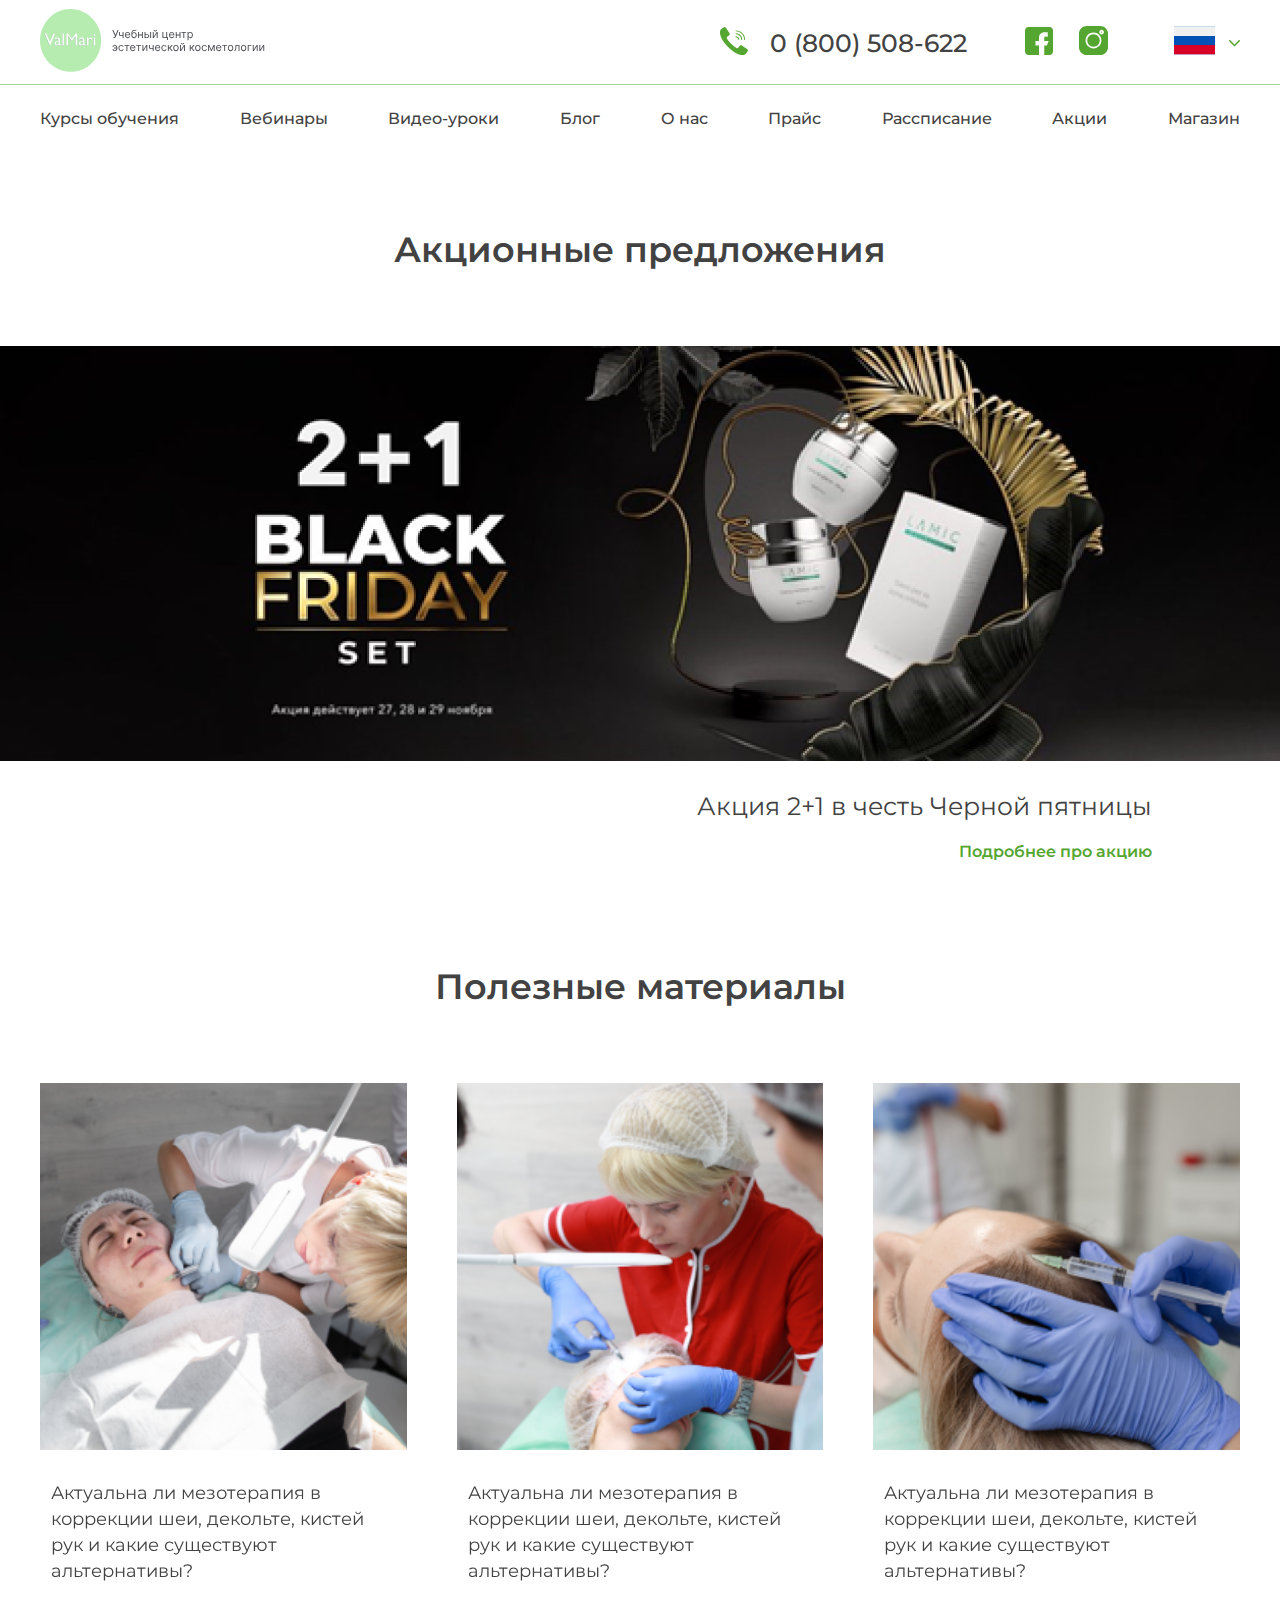
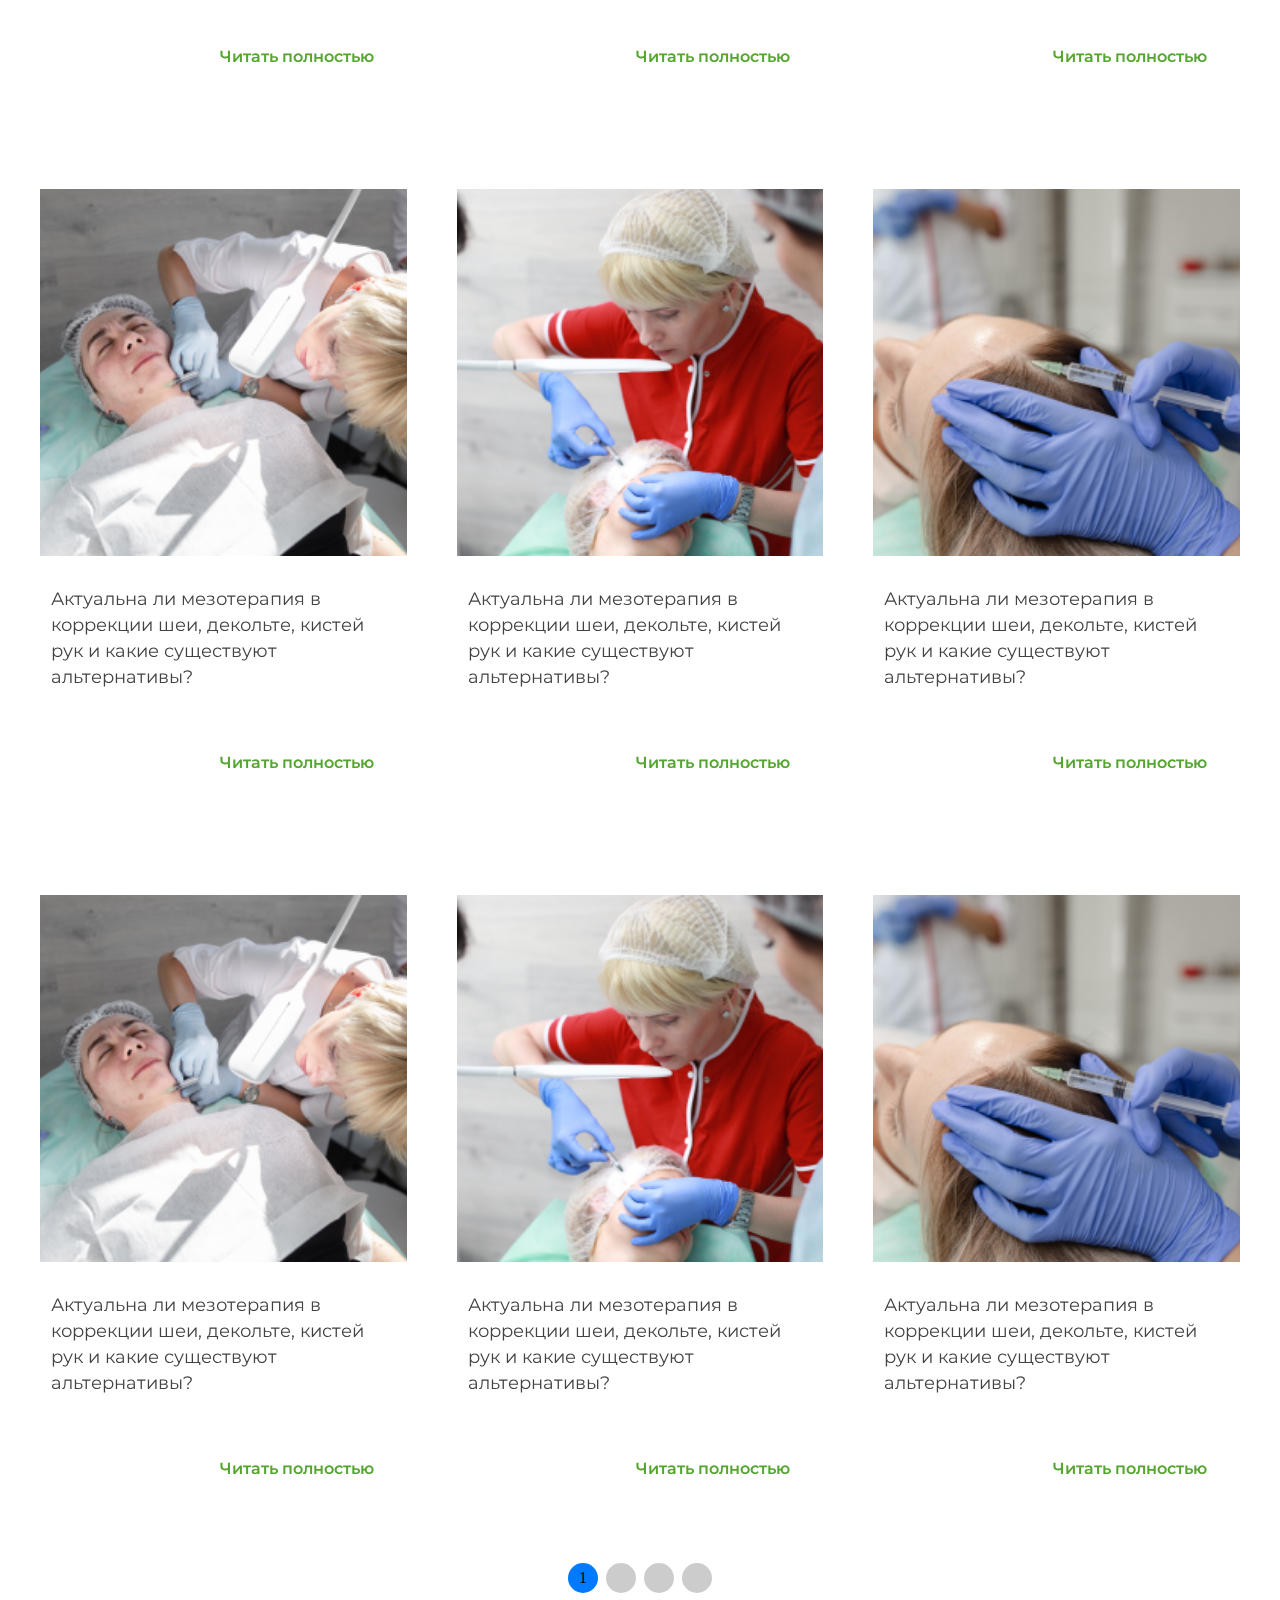
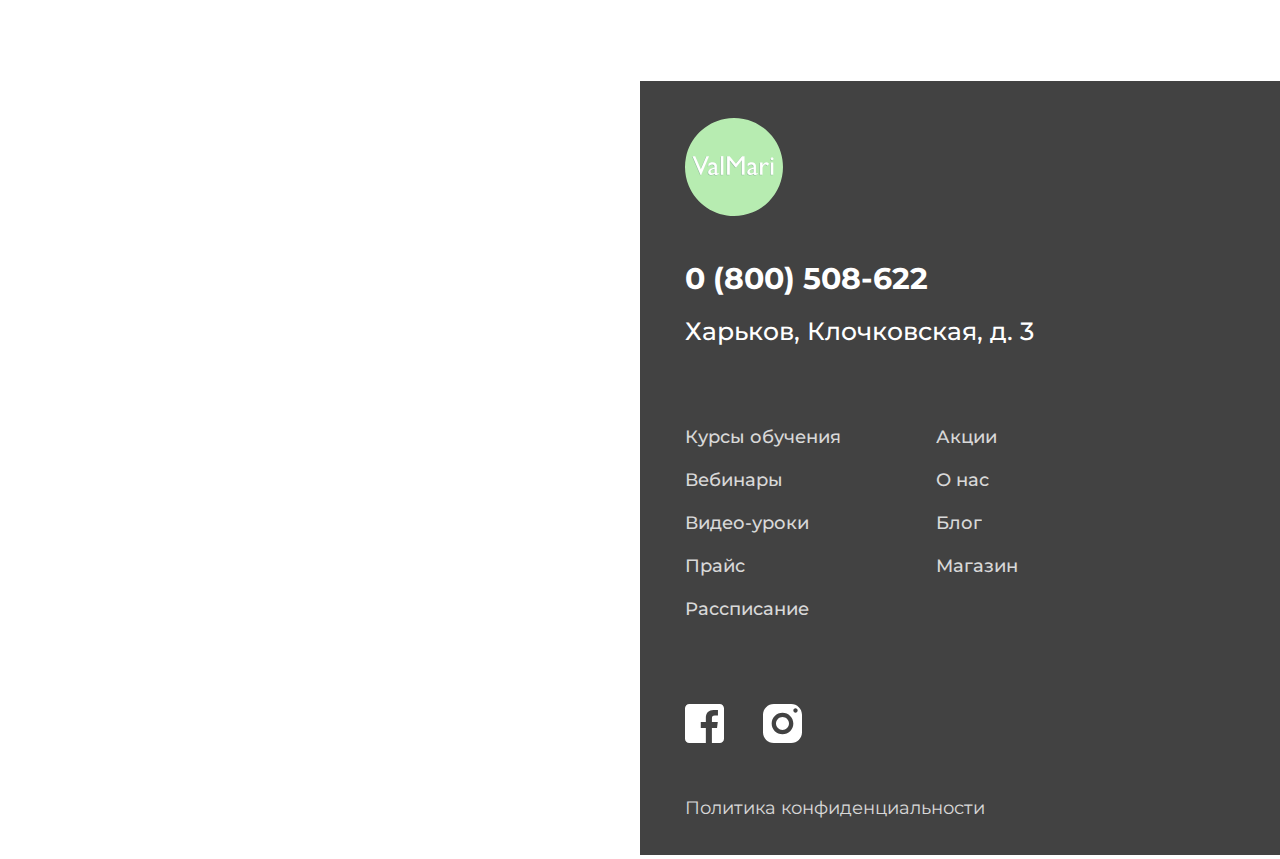
<file: blog.html>
<!DOCTYPE html>
<html lang="en">
  <head>
    <meta charset="UTF-8" />
    <meta http-equiv="X-UA-Compatible" content="IE=edge" />
    <meta name="viewport" content="width=device-width, initial-scale=1.0" />
    <title>ValMari</title>
    <link rel="stylesheet" href="css/blog.css" />
    <link rel="stylesheet" href="css/blog_responsive.css" />
    <link rel="preconnect" href="https://fonts.googleapis.com" />
    <link rel="preconnect" href="https://fonts.gstatic.com" crossorigin />
    <link
      href="https://fonts.googleapis.com/css2?family=Exo:wght@500&family=Montserrat:wght@400;500;600;700&family=Philosopher&family=Raleway:wght@400;500&family=Roboto:wght@400;500;700&display=swap"
      rel="stylesheet"
    />
    <link
      rel="stylesheet"
      href="https://cdn.jsdelivr.net/npm/swiper@9/swiper-bundle.min.css"
    />
  </head>
  <body>
    <input type="checkbox" class="checkbox" name="" id="toogle" />
    <div class="for_responsibility">
      <div class="overlay_burger"></div>
      <div class="container">
        <div class="responsive_header">
          <label for="toogle" class="burger">
            <div class="burger_line first_line"></div>
            <div class="burger_line second_line"></div>
            <div class="burger_line third_line"></div>
          </label>
          <div class="responsive_logo">
            <a href="index.html"><img src="icons/footer_logo.svg" alt="" /></a>
          </div>
          <div class="responsive_phone">
            <a href="tel:+080050862"><img src="icons/phone.svg" alt="" /></a>
            <a href="tel:+080050862">0 (800) 508-622</a>
          </div>
        </div>
      </div>
      <div class="navbar_responsive">
        <div class="navbar_phone">
          <a href="tel:+0800508622"><img src="icons/phone.svg" alt="" /></a>
          <a href="tel:+0800508622">0 (800) 508-622</a>
        </div>
        <div class="navbar_language">
          <img src="icons/russia.svg" alt="" />
          <img src="icons/arrow_down.svg" alt="" />
        </div>
        <ul>
          <li><a href="cource.html">Курсы обучения</a></li>
          <li><a href="cource.html">Вебинары</a></li>
          <li><a href="video_cource.html">Видео-уроки</a></li>
          <li><a href="blog.html">Блог</a></li>
          <li><a href="about_us.html">О нас</a></li>
          <li><a href="not_found.html">Прайс</a></li>
          <li><a href="schedule.html">Рассписание</a></li>
          <li><a href="offer.html">Акции</a></li>
          <li><a href="cource.htm">Магазин</a></li>
        </ul>
        <div class="navbar_icons">
          <img src="icons/facebook .svg" alt="" />
          <img src="icons/instagram.svg" alt="" />
        </div>
      </div>
    </div>
    <div class="header_bg">
      <div class="container">
        <header>
          <div class="header_logo">
            <a href="index.html">
              <img src="icons/logo.svg" alt="" />
            </a>
          </div>
          <div class="header_contact">
            <a href="tel:+0800508622">
              <img src="icons/phone.svg" alt="" class="phone" />
            </a>
            <a href="tel:+0800508622">
              <h3>0 (800) 508-622</h3>
            </a>
            <a href="https://www.facebook.com/Valmari2015/">
              <img src="icons/facebook .svg" alt="" class="facebook" />
            </a>
            <a href="https://www.instagram.com/valmari_ukraine/">
              <img src="icons/instagram.svg" alt="" class="instagram" />
            </a>
            <div class="language">
              <a href="#">
                <img src="icons/russia.svg" alt="" class="language" />
              </a>
              <a href="#">
                <img src="icons/arrow_down.svg" alt="" class="arrow_down" />
              </a>
            </div>
          </div>
        </header>
      </div>
    </div>
    <div class="container">
      <div class="navbar">
        <ul>
          <li><a href="cource.html">Курсы обучения</a></li>
          <li><a href="cource.html">Вебинары</a></li>
          <li><a href="video_cource.html">Видео-уроки</a></li>
          <li><a href="blog.html">Блог</a></li>
          <li><a href="about_us.html">О нас</a></li>
          <li><a href="not_found.html">Прайс</a></li>
          <li><a href="schedule.html">Рассписание</a></li>
          <li><a href="offer.html">Акции</a></li>
          <li><a href="cource.html">Магазин</a></li>
        </ul>
      </div>
    </div>
    <div class="container">
      <!-- TITLE -->
      <div class="title">
        <h2>Акционные предложения</h2>
      </div>
    </div>
    <!-- HERO -->
    <div class="hero_bg">
      <div class="hero_img">
        <img src="images/blog_hero.png" alt="" />
      </div>
      <div class="hero_text">
        <h2>Акция 2+1 в честь Черной пятницы</h2>
        <a href="offer.html">Подробнее про акцию</a>
      </div>
    </div>
    <div class="container">
      <!-- TITLE -->
      <div class="title">
        <h2>Полезные материалы</h2>
      </div>
    </div>
    <!-- BLOG -->
    <div class="blogs">
      <div class="swiper mySwiper">
        <div class="swiper-wrapper">
          <div class="swiper-slide">
            <div class="container">
              <div class="blog">
                <div class="blog_item">
                  <div class="blog_img">
                    <img src="images/blog 1.png" alt="" />
                  </div>
                  <div class="blog_text">
                    <p>
                      Актуальна ли мезотерапия в коррекции шеи, декольте, кистей
                      рук и какие существуют альтернативы?
                    </p>
                    <a href="blog_item.html">Читать полностью</a>
                  </div>
                </div>
                <div class="blog_item">
                  <div class="blog_img">
                    <img src="images/blog 2.png" alt="" />
                  </div>
                  <div class="blog_text">
                    <p>
                      Актуальна ли мезотерапия в коррекции шеи, декольте, кистей
                      рук и какие существуют альтернативы?
                    </p>
                    <a href="blog_item.html">Читать полностью</a>
                  </div>
                </div>
                <div class="blog_item">
                  <div class="blog_img">
                    <img src="images/blog 3.png" alt="" />
                  </div>
                  <div class="blog_text">
                    <p>
                      Актуальна ли мезотерапия в коррекции шеи, декольте, кистей
                      рук и какие существуют альтернативы?
                    </p>
                    <a href="blog_item.html">Читать полностью</a>
                  </div>
                </div>
                <div class="blog_item">
                  <div class="blog_img">
                    <img src="images/blog 1.png" alt="" />
                  </div>
                  <div class="blog_text">
                    <p>
                      Актуальна ли мезотерапия в коррекции шеи, декольте, кистей
                      рук и какие существуют альтернативы?
                    </p>
                    <a href="blog_item.html">Читать полностью</a>
                  </div>
                </div>
                <div class="blog_item">
                  <div class="blog_img">
                    <img src="images/blog 2.png" alt="" />
                  </div>
                  <div class="blog_text">
                    <p>
                      Актуальна ли мезотерапия в коррекции шеи, декольте, кистей
                      рук и какие существуют альтернативы?
                    </p>
                    <a href="blog_item.html">Читать полностью</a>
                  </div>
                </div>
                <div class="blog_item">
                  <div class="blog_img">
                    <img src="images/blog 3.png" alt="" />
                  </div>
                  <div class="blog_text">
                    <p>
                      Актуальна ли мезотерапия в коррекции шеи, декольте, кистей
                      рук и какие существуют альтернативы?
                    </p>
                    <a href="blog_item.html">Читать полностью</a>
                  </div>
                </div>
                <div class="blog_item">
                  <div class="blog_img">
                    <img src="images/blog 1.png" alt="" />
                  </div>
                  <div class="blog_text">
                    <p>
                      Актуальна ли мезотерапия в коррекции шеи, декольте, кистей
                      рук и какие существуют альтернативы?
                    </p>
                    <a href="blog_item.html">Читать полностью</a>
                  </div>
                </div>
                <div class="blog_item">
                  <div class="blog_img">
                    <img src="images/blog 2.png" alt="" />
                  </div>
                  <div class="blog_text">
                    <p>
                      Актуальна ли мезотерапия в коррекции шеи, декольте, кистей
                      рук и какие существуют альтернативы?
                    </p>
                    <a href="blog_item.html">Читать полностью</a>
                  </div>
                </div>
                <div class="blog_item">
                  <div class="blog_img">
                    <img src="images/blog 3.png" alt="" />
                  </div>
                  <div class="blog_text">
                    <p>
                      Актуальна ли мезотерапия в коррекции шеи, декольте, кистей
                      рук и какие существуют альтернативы?
                    </p>
                    <a href="blog_item.html">Читать полностью</a>
                  </div>
                </div>
              </div>
            </div>
          </div>
          <div class="swiper-slide">
            <div class="container">
              <div class="blog">
                <div class="blog_item">
                  <div class="blog_img">
                    <img src="images/blog 1.png" alt="" />
                  </div>
                  <div class="blog_text">
                    <p>
                      Актуальна ли мезотерапия в коррекции шеи, декольте, кистей
                      рук и какие существуют альтернативы?
                    </p>
                    <a href="blog_item.html">Читать полностью</a>
                  </div>
                </div>
                <div class="blog_item">
                  <div class="blog_img">
                    <img src="images/blog 2.png" alt="" />
                  </div>
                  <div class="blog_text">
                    <p>
                      Актуальна ли мезотерапия в коррекции шеи, декольте, кистей
                      рук и какие существуют альтернативы?
                    </p>
                    <a href="blog_item.html">Читать полностью</a>
                  </div>
                </div>
                <div class="blog_item">
                  <div class="blog_img">
                    <img src="images/blog 3.png" alt="" />
                  </div>
                  <div class="blog_text">
                    <p>
                      Актуальна ли мезотерапия в коррекции шеи, декольте, кистей
                      рук и какие существуют альтернативы?
                    </p>
                    <a href="blog_item.html">Читать полностью</a>
                  </div>
                </div>
                <div class="blog_item">
                  <div class="blog_img">
                    <img src="images/blog 1.png" alt="" />
                  </div>
                  <div class="blog_text">
                    <p>
                      Актуальна ли мезотерапия в коррекции шеи, декольте, кистей
                      рук и какие существуют альтернативы?
                    </p>
                    <a href="blog_item.html">Читать полностью</a>
                  </div>
                </div>
                <div class="blog_item">
                  <div class="blog_img">
                    <img src="images/blog 2.png" alt="" />
                  </div>
                  <div class="blog_text">
                    <p>
                      Актуальна ли мезотерапия в коррекции шеи, декольте, кистей
                      рук и какие существуют альтернативы?
                    </p>
                    <a href="blog_item.html">Читать полностью</a>
                  </div>
                </div>
                <div class="blog_item">
                  <div class="blog_img">
                    <img src="images/blog 3.png" alt="" />
                  </div>
                  <div class="blog_text">
                    <p>
                      Актуальна ли мезотерапия в коррекции шеи, декольте, кистей
                      рук и какие существуют альтернативы?
                    </p>
                    <a href="blog_item.html">Читать полностью</a>
                  </div>
                </div>
                <div class="blog_item">
                  <div class="blog_img">
                    <img src="images/blog 1.png" alt="" />
                  </div>
                  <div class="blog_text">
                    <p>
                      Актуальна ли мезотерапия в коррекции шеи, декольте, кистей
                      рук и какие существуют альтернативы?
                    </p>
                    <a href="blog_item.html">Читать полностью</a>
                  </div>
                </div>
                <div class="blog_item">
                  <div class="blog_img">
                    <img src="images/blog 2.png" alt="" />
                  </div>
                  <div class="blog_text">
                    <p>
                      Актуальна ли мезотерапия в коррекции шеи, декольте, кистей
                      рук и какие существуют альтернативы?
                    </p>
                    <a href="blog_item.html">Читать полностью</a>
                  </div>
                </div>
                <div class="blog_item">
                  <div class="blog_img">
                    <img src="images/blog 3.png" alt="" />
                  </div>
                  <div class="blog_text">
                    <p>
                      Актуальна ли мезотерапия в коррекции шеи, декольте, кистей
                      рук и какие существуют альтернативы?
                    </p>
                    <a href="blog_item.html">Читать полностью</a>
                  </div>
                </div>
              </div>
            </div>
          </div>
          <div class="swiper-slide">
            <div class="container">
              <div class="blog">
                <div class="blog_item">
                  <div class="blog_img">
                    <img src="images/blog 1.png" alt="" />
                  </div>
                  <div class="blog_text">
                    <p>
                      Актуальна ли мезотерапия в коррекции шеи, декольте, кистей
                      рук и какие существуют альтернативы?
                    </p>
                    <a href="blog_item.html">Читать полностью</a>
                  </div>
                </div>
                <div class="blog_item">
                  <div class="blog_img">
                    <img src="images/blog 2.png" alt="" />
                  </div>
                  <div class="blog_text">
                    <p>
                      Актуальна ли мезотерапия в коррекции шеи, декольте, кистей
                      рук и какие существуют альтернативы?
                    </p>
                    <a href="blog_item.html">Читать полностью</a>
                  </div>
                </div>
                <div class="blog_item">
                  <div class="blog_img">
                    <img src="images/blog 3.png" alt="" />
                  </div>
                  <div class="blog_text">
                    <p>
                      Актуальна ли мезотерапия в коррекции шеи, декольте, кистей
                      рук и какие существуют альтернативы?
                    </p>
                    <a href="blog_item.html">Читать полностью</a>
                  </div>
                </div>
                <div class="blog_item">
                  <div class="blog_img">
                    <img src="images/blog 1.png" alt="" />
                  </div>
                  <div class="blog_text">
                    <p>
                      Актуальна ли мезотерапия в коррекции шеи, декольте, кистей
                      рук и какие существуют альтернативы?
                    </p>
                    <a href="blog_item.html">Читать полностью</a>
                  </div>
                </div>
                <div class="blog_item">
                  <div class="blog_img">
                    <img src="images/blog 2.png" alt="" />
                  </div>
                  <div class="blog_text">
                    <p>
                      Актуальна ли мезотерапия в коррекции шеи, декольте, кистей
                      рук и какие существуют альтернативы?
                    </p>
                    <a href="blog_item.html">Читать полностью</a>
                  </div>
                </div>
                <div class="blog_item">
                  <div class="blog_img">
                    <img src="images/blog 3.png" alt="" />
                  </div>
                  <div class="blog_text">
                    <p>
                      Актуальна ли мезотерапия в коррекции шеи, декольте, кистей
                      рук и какие существуют альтернативы?
                    </p>
                    <a href="blog_item.html">Читать полностью</a>
                  </div>
                </div>
                <div class="blog_item">
                  <div class="blog_img">
                    <img src="images/blog 1.png" alt="" />
                  </div>
                  <div class="blog_text">
                    <p>
                      Актуальна ли мезотерапия в коррекции шеи, декольте, кистей
                      рук и какие существуют альтернативы?
                    </p>
                    <a href="blog_item.html">Читать полностью</a>
                  </div>
                </div>
                <div class="blog_item">
                  <div class="blog_img">
                    <img src="images/blog 2.png" alt="" />
                  </div>
                  <div class="blog_text">
                    <p>
                      Актуальна ли мезотерапия в коррекции шеи, декольте, кистей
                      рук и какие существуют альтернативы?
                    </p>
                    <a href="blog_item.html">Читать полностью</a>
                  </div>
                </div>
                <div class="blog_item">
                  <div class="blog_img">
                    <img src="images/blog 3.png" alt="" />
                  </div>
                  <div class="blog_text">
                    <p>
                      Актуальна ли мезотерапия в коррекции шеи, декольте, кистей
                      рук и какие существуют альтернативы?
                    </p>
                    <a href="blog_item.html">Читать полностью</a>
                  </div>
                </div>
              </div>
            </div>
          </div>
          <div class="swiper-slide">
            <div class="container">
              <div class="blog">
                <div class="blog_item">
                  <div class="blog_img">
                    <img src="images/blog 1.png" alt="" />
                  </div>
                  <div class="blog_text">
                    <p>
                      Актуальна ли мезотерапия в коррекции шеи, декольте, кистей
                      рук и какие существуют альтернативы?
                    </p>
                    <a href="blog_item.html">Читать полностью</a>
                  </div>
                </div>
                <div class="blog_item">
                  <div class="blog_img">
                    <img src="images/blog 2.png" alt="" />
                  </div>
                  <div class="blog_text">
                    <p>
                      Актуальна ли мезотерапия в коррекции шеи, декольте, кистей
                      рук и какие существуют альтернативы?
                    </p>
                    <a href="blog_item.html">Читать полностью</a>
                  </div>
                </div>
                <div class="blog_item">
                  <div class="blog_img">
                    <img src="images/blog 3.png" alt="" />
                  </div>
                  <div class="blog_text">
                    <p>
                      Актуальна ли мезотерапия в коррекции шеи, декольте, кистей
                      рук и какие существуют альтернативы?
                    </p>
                    <a href="blog_item.html">Читать полностью</a>
                  </div>
                </div>
                <div class="blog_item">
                  <div class="blog_img">
                    <img src="images/blog 1.png" alt="" />
                  </div>
                  <div class="blog_text">
                    <p>
                      Актуальна ли мезотерапия в коррекции шеи, декольте, кистей
                      рук и какие существуют альтернативы?
                    </p>
                    <a href="blog_item.html">Читать полностью</a>
                  </div>
                </div>
                <div class="blog_item">
                  <div class="blog_img">
                    <img src="images/blog 2.png" alt="" />
                  </div>
                  <div class="blog_text">
                    <p>
                      Актуальна ли мезотерапия в коррекции шеи, декольте, кистей
                      рук и какие существуют альтернативы?
                    </p>
                    <a href="blog_item.html">Читать полностью</a>
                  </div>
                </div>
                <div class="blog_item">
                  <div class="blog_img">
                    <img src="images/blog 3.png" alt="" />
                  </div>
                  <div class="blog_text">
                    <p>
                      Актуальна ли мезотерапия в коррекции шеи, декольте, кистей
                      рук и какие существуют альтернативы?
                    </p>
                    <a href="blog_item.html">Читать полностью</a>
                  </div>
                </div>
                <div class="blog_item">
                  <div class="blog_img">
                    <img src="images/blog 1.png" alt="" />
                  </div>
                  <div class="blog_text">
                    <p>
                      Актуальна ли мезотерапия в коррекции шеи, декольте, кистей
                      рук и какие существуют альтернативы?
                    </p>
                    <a href="blog_item.html">Читать полностью</a>
                  </div>
                </div>
                <div class="blog_item">
                  <div class="blog_img">
                    <img src="images/blog 2.png" alt="" />
                  </div>
                  <div class="blog_text">
                    <p>
                      Актуальна ли мезотерапия в коррекции шеи, декольте, кистей
                      рук и какие существуют альтернативы?
                    </p>
                    <a href="blog_item.html">Читать полностью</a>
                  </div>
                </div>
                <div class="blog_item">
                  <div class="blog_img">
                    <img src="images/blog 3.png" alt="" />
                  </div>
                  <div class="blog_text">
                    <p>
                      Актуальна ли мезотерапия в коррекции шеи, декольте, кистей
                      рук и какие существуют альтернативы?
                    </p>
                    <a href="blog_item.html">Читать полностью</a>
                  </div>
                </div>
              </div>
            </div>
          </div>
        </div>
        <div class="swiper-pagination"></div>
      </div>
    </div>
    <!-- FOOTER -->
    <footer>
      <div class="footer_map">
        <iframe
          src="https://www.google.com/maps/embed?pb=!1m18!1m12!1m3!1d3039.367930489372!2d49.84653408092322!3d40.37853740559822!2m3!1f0!2f0!3f0!3m2!1i1024!2i768!4f13.1!3m3!1m2!1s0x40307da6571f6cc7%3A0x8c29ed401e1df1e7!2sCentral%20Bank%20of%20the%20Republic%20of%20Azerbaijan!5e0!3m2!1saz!2saz!4v1677946677176!5m2!1saz!2saz"
          width="100%"
          height="100%"
          style="border: 0"
          allowfullscreen=""
          loading="lazy"
          referrerpolicy="no-referrer-when-downgrade"
        ></iframe>
        <a href="not_found.html" class="goverment_480"
          >Политика конфиденциальности</a
        >
      </div>
      <div class="footer_text">
        <img src="icons/footer_logo.svg" alt="" />
        <a href="tel:+0800508622" class="footer_phone">0 (800) 508-622</a>
        <p>Харьков, Клочковская, д. 3</p>
        <div class="footer_nav">
          <ul class="left_nav">
            <li><a href="cource.html">Курсы обучения</a></li>
            <li><a href="cource.html">Вебинары</a></li>
            <li><a href="cource.html">Видео-уроки</a></li>
            <li><a href="not_found.html">Прайс</a></li>
            <li><a href="schedule.html">Рассписание</a></li>
          </ul>
          <ul class="right_nav">
            <li><a href="offer.html">Акции</a></li>
            <li><a href="about_us.html">О нас</a></li>
            <li><a href="blog.html">Блог</a></li>
            <li><a href="cource.html">Магазин</a></li>
          </ul>
        </div>
        <div class="footer_icons">
          <a href="https://www.facebook.com/Valmari2015/">
            <img src="icons/footer_facebook.svg" alt="" />
          </a>
          <a href="https://www.instagram.com/valmari_ukraine/">
            <img src="icons/footer_instagram.svg" alt="" />
          </a>
        </div>
        <a href="not_found.html" class="goverment"
          >Политика конфиденциальности</a
        >
      </div>
    </footer>
    <script src="https://cdn.jsdelivr.net/npm/swiper@9/swiper-bundle.min.js"></script>
    <script src="js/blog_swipe.js"></script>
  </body>
</html>
</file>
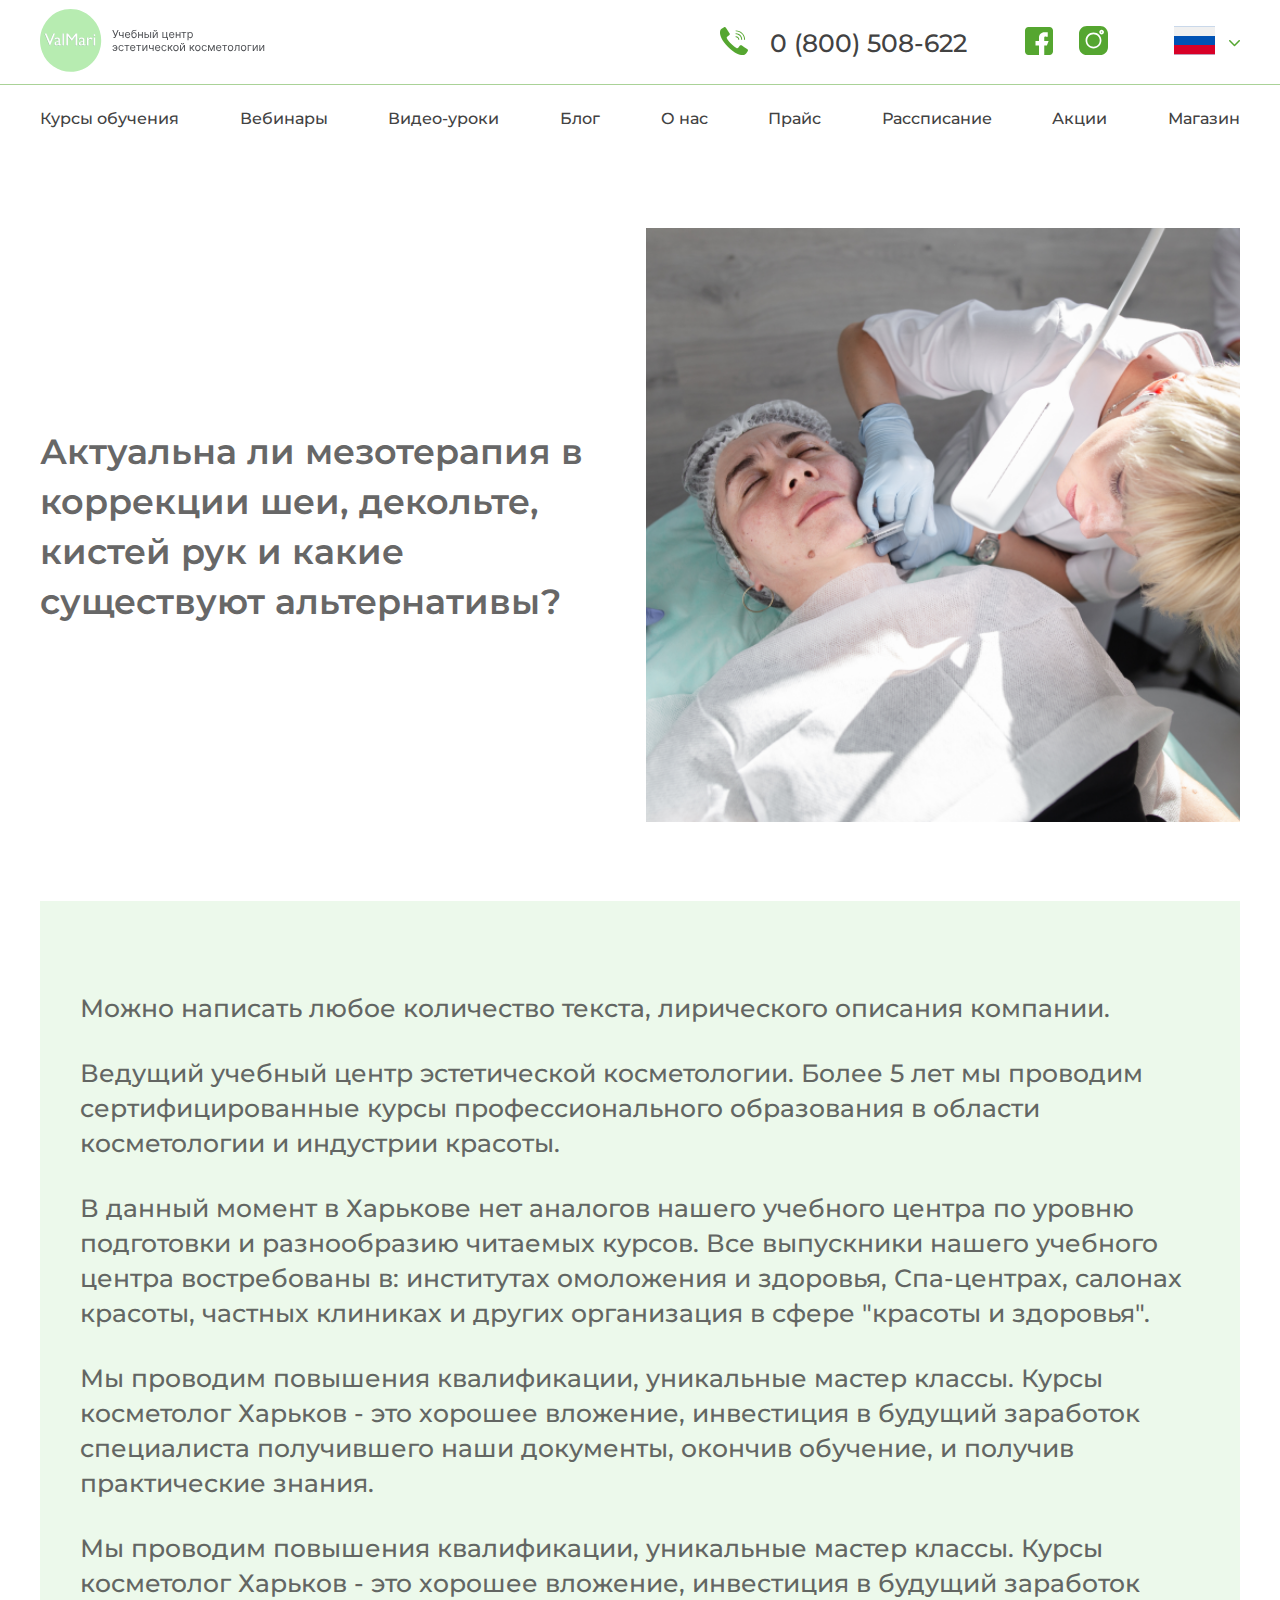
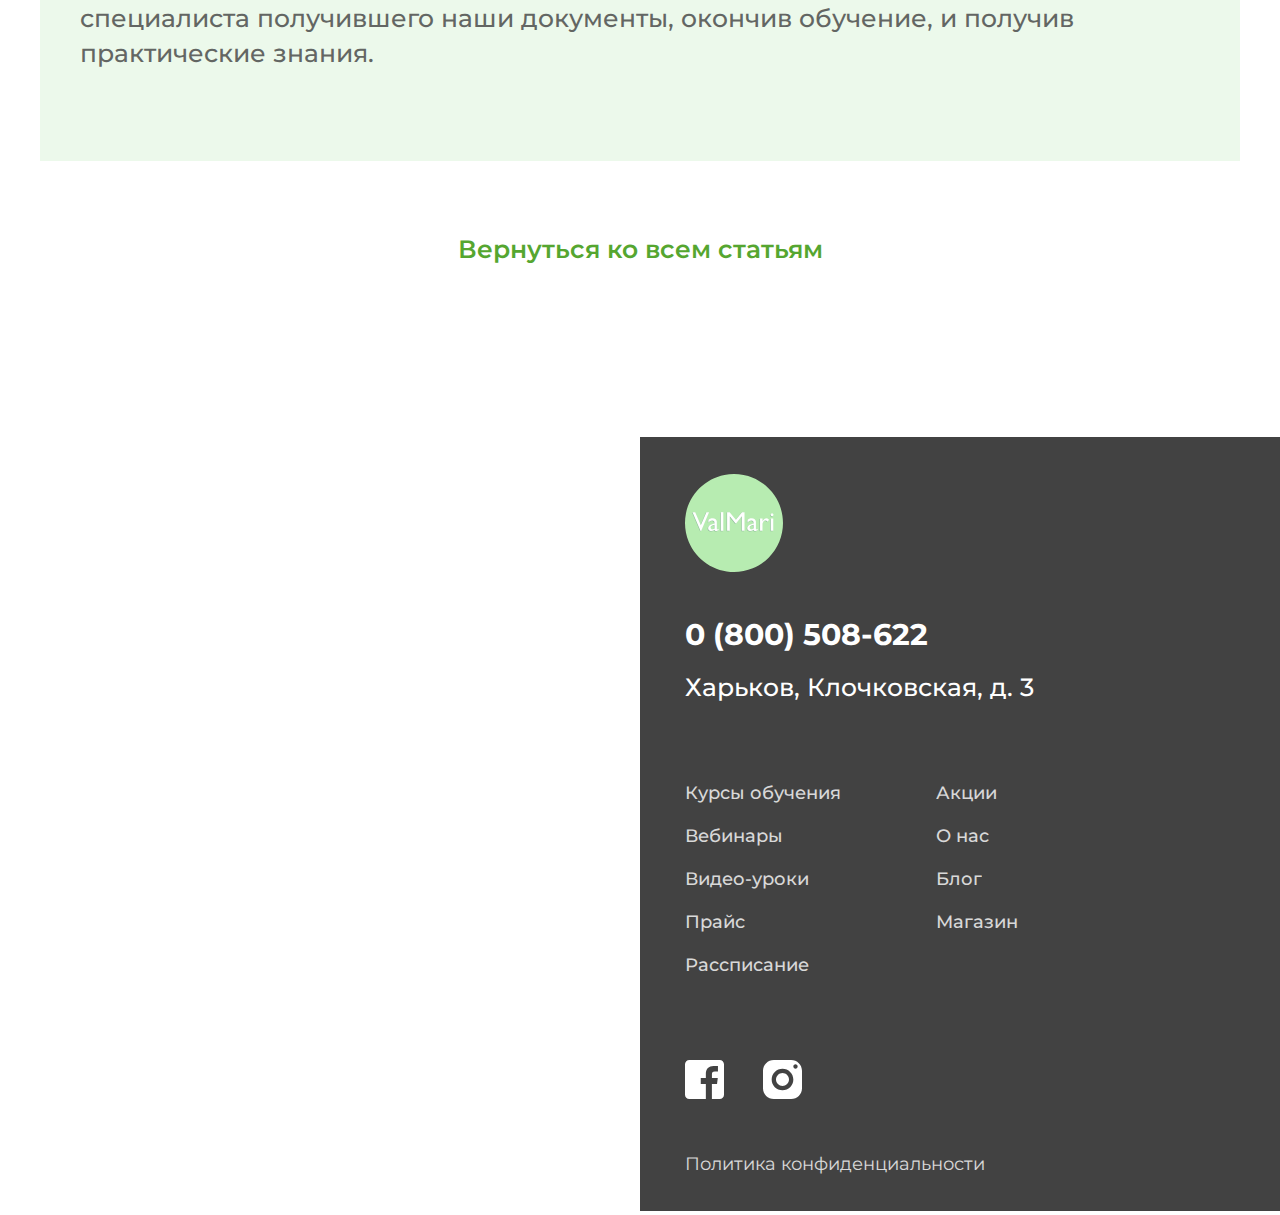
<file: blog_item.html>
<!DOCTYPE html>
<html lang="en">
  <head>
    <meta charset="UTF-8" />
    <meta http-equiv="X-UA-Compatible" content="IE=edge" />
    <meta name="viewport" content="width=device-width, initial-scale=1.0" />
    <title>ValMari</title>
    <link rel="stylesheet" href="css/blog_item.css" />
    <link rel="stylesheet" href="css/blog_item_responsive.css" />
    <link rel="preconnect" href="https://fonts.googleapis.com" />
    <link rel="preconnect" href="https://fonts.gstatic.com" crossorigin />
    <link
      href="https://fonts.googleapis.com/css2?family=Exo:wght@500&family=Montserrat:wght@400;500;600;700&family=Philosopher&family=Raleway:wght@400;500&family=Roboto:wght@400;500;700&display=swap"
      rel="stylesheet"
    />
  </head>
  <body>
    <input type="checkbox" class="checkbox" name="" id="toogle" />
    <div class="for_responsibility">
      <div class="overlay_burger"></div>
      <div class="container">
        <div class="responsive_header">
          <label for="toogle" class="burger">
            <div class="burger_line first_line"></div>
            <div class="burger_line second_line"></div>
            <div class="burger_line third_line"></div>
          </label>
          <div class="responsive_logo">
            <a href="index.html"><img src="icons/footer_logo.svg" alt="" /></a>
          </div>
          <div class="responsive_phone">
            <a href="tel:+080050862tel:+0800508622"
              ><img src="icons/phone.svg" alt=""
            /></a>
            <a href="tel:+080050862tel:+0800508622">0 (800) 508-622</a>
          </div>
        </div>
      </div>
      <div class="navbar_responsive">
        <div class="navbar_phone">
          <a href="tel:+0800508622"><img src="icons/phone.svg" alt="" /></a>
          <a href="tel:+0800508622">0 (800) 508-622</a>
        </div>
        <div class="navbar_language">
          <img src="icons/russia.svg" alt="" />
          <img src="icons/arrow_down.svg" alt="" />
        </div>
        <ul>
          <li><a href="cource.html">Курсы обучения</a></li>
          <li><a href="cource.html">Вебинары</a></li>
          <li><a href="video_cource.html">Видео-уроки</a></li>
          <li><a href="blog.html">Блог</a></li>
          <li><a href="about_us.html">О нас</a></li>
          <li><a href="not_found.html">Прайс</a></li>
          <li><a href="schedule.html">Рассписание</a></li>
          <li><a href="offer.html">Акции</a></li>
          <li><a href="cource.htmtel:+0800508622">Магазин</a></li>
        </ul>
        <div class="navbar_icons">
          <img src="icons/facebook .svg" alt="" />
          <img src="icons/instagram.svg" alt="" />
        </div>
      </div>
    </div>
    <div class="header_bg">
      <div class="container">
        <header>
          <div class="header_logo">
            <a href="index.html">
              <img src="icons/logo.svg" alt="" />
            </a>
          </div>
          <div class="header_contact">
            <a href="tel:+0800508622">
              <img src="icons/phone.svg" alt="" class="phone" />
            </a>
            <a href="tel:+0800508622">
              <h3>0 (800) 508-622</h3>
            </a>
            <a href="https://www.facebook.com/Valmari2015/">
              <img src="icons/facebook .svg" alt="" class="facebook" />
            </a>
            <a href="https://www.instagram.com/valmari_ukraine/">
              <img src="icons/instagram.svg" alt="" class="instagram" />
            </a>
            <div class="language">
              <a href="#">
                <img src="icons/russia.svg" alt="" class="language" />
              </a>
              <a href="#">
                <img src="icons/arrow_down.svg" alt="" class="arrow_down" />
              </a>
            </div>
          </div>
        </header>
      </div>
    </div>
    <div class="container">
      <div class="navbar">
        <ul>
          <li><a href="cource.html">Курсы обучения</a></li>
          <li><a href="cource.html">Вебинары</a></li>
          <li><a href="video_cource.html">Видео-уроки</a></li>
          <li><a href="blog.html">Блог</a></li>
          <li><a href="about_us.html">О нас</a></li>
          <li><a href="not_found.html">Прайс</a></li>
          <li><a href="schedule.html">Рассписание</a></li>
          <li><a href="offer.html">Акции</a></li>
          <li><a href="cource.html">Магазин</a></li>
        </ul>
      </div>
    </div>
    <div class="hero_bg">
      <div class="container">
        <!-- HERO -->
        <div class="hero">
          <div class="hero_text">
            <h2>
              Актуальна ли мезотерапия в коррекции шеи, декольте, кистей рук и
              какие существуют альтернативы?
            </h2>
          </div>
          <div class="hero_img">
            <img src="images/blog_item.png" alt="" />
          </div>
        </div>
      </div>
    </div>
    <div class="container">
      <!-- HERO PHARAGRAPH -->
      <div class="hero_pharagraph">
        <p>
          Можно написать любое количество текста, лирического описания компании.
        </p>
        <p>
          Ведущий учебный центр эстетической косметологии. Более 5 лет мы
          проводим сертифицированные курсы профессионального образования в
          области косметологии и индустрии красоты.
        </p>
        <p>
          В данный момент в Харькове нет аналогов нашего учебного центра по
          уровню подготовки и разнообразию читаемых курсов. Все выпускники
          нашего учебного центра востребованы в: институтах омоложения и
          здоровья, Спа-центрах, салонах красоты, частных клиниках и других
          организация в сфере "красоты и здоровья".
        </p>
        <p>
          Мы проводим повышения квалификации, уникальные мастер классы. Курсы
          косметолог Харьков - это хорошее вложение, инвестиция в будущий
          заработок специалиста получившего наши документы, окончив обучение, и
          получив практические знания.
        </p>
        <p>
          Мы проводим повышения квалификации, уникальные мастер классы. Курсы
          косметолог Харьков - это хорошее вложение, инвестиция в будущий
          заработок специалиста получившего наши документы, окончив обучение, и
          получив практические знания.
        </p>
      </div>
      <!-- TITLE -->
      <div class="title">
        <a href="blog.html">Вернуться ко всем статьям</a>
      </div>
    </div>
    <!-- FOOTER -->
    <footer>
      <div class="footer_map">
        <iframe
          src="https://www.google.com/maps/embed?pb=!1m18!1m12!1m3!1d3039.367930489372!2d49.84653408092322!3d40.37853740559822!2m3!1f0!2f0!3f0!3m2!1i1024!2i768!4f13.1!3m3!1m2!1s0x40307da6571f6cc7%3A0x8c29ed401e1df1e7!2sCentral%20Bank%20of%20the%20Republic%20of%20Azerbaijan!5e0!3m2!1saz!2saz!4v1677946677176!5m2!1saz!2saz"
          width="100%"
          height="100%"
          style="border: 0"
          allowfullscreen=""
          loading="lazy"
          referrerpolicy="no-referrer-when-downgrade"
        ></iframe>
        <a href="not_found.html" class="goverment_480"
          >Политика конфиденциальности</a
        >
      </div>
      <div class="footer_text">
        <img src="icons/footer_logo.svg" alt="" />
        <a href="tel:+0800508622" class="footer_phone">0 (800) 508-622</a>
        <p>Харьков, Клочковская, д. 3</p>
        <div class="footer_nav">
          <ul class="left_nav">
            <li><a href="cource.html">Курсы обучения</a></li>
            <li><a href="cource.html">Вебинары</a></li>
            <li><a href="cource.html">Видео-уроки</a></li>
            <li><a href="not_found.html">Прайс</a></li>
            <li><a href="schedule.html">Рассписание</a></li>
          </ul>
          <ul class="right_nav">
            <li><a href="offer.html">Акции</a></li>
            <li><a href="about_us.html">О нас</a></li>
            <li><a href="blog.html">Блог</a></li>
            <li><a href="cource.html">Магазин</a></li>
          </ul>
        </div>
        <div class="footer_icons">
          <a href="https://www.facebook.com/Valmari2015/">
            <img src="icons/footer_facebook.svg" alt="" />
          </a>
          <a href="https://www.instagram.com/valmari_ukraine/">
            <img src="icons/footer_instagram.svg" alt="" />
          </a>
        </div>
        <a href="not_found.html" class="goverment"
          >Политика конфиденциальности</a
        >
      </div>
    </footer>
  </body>
</html>
</file>
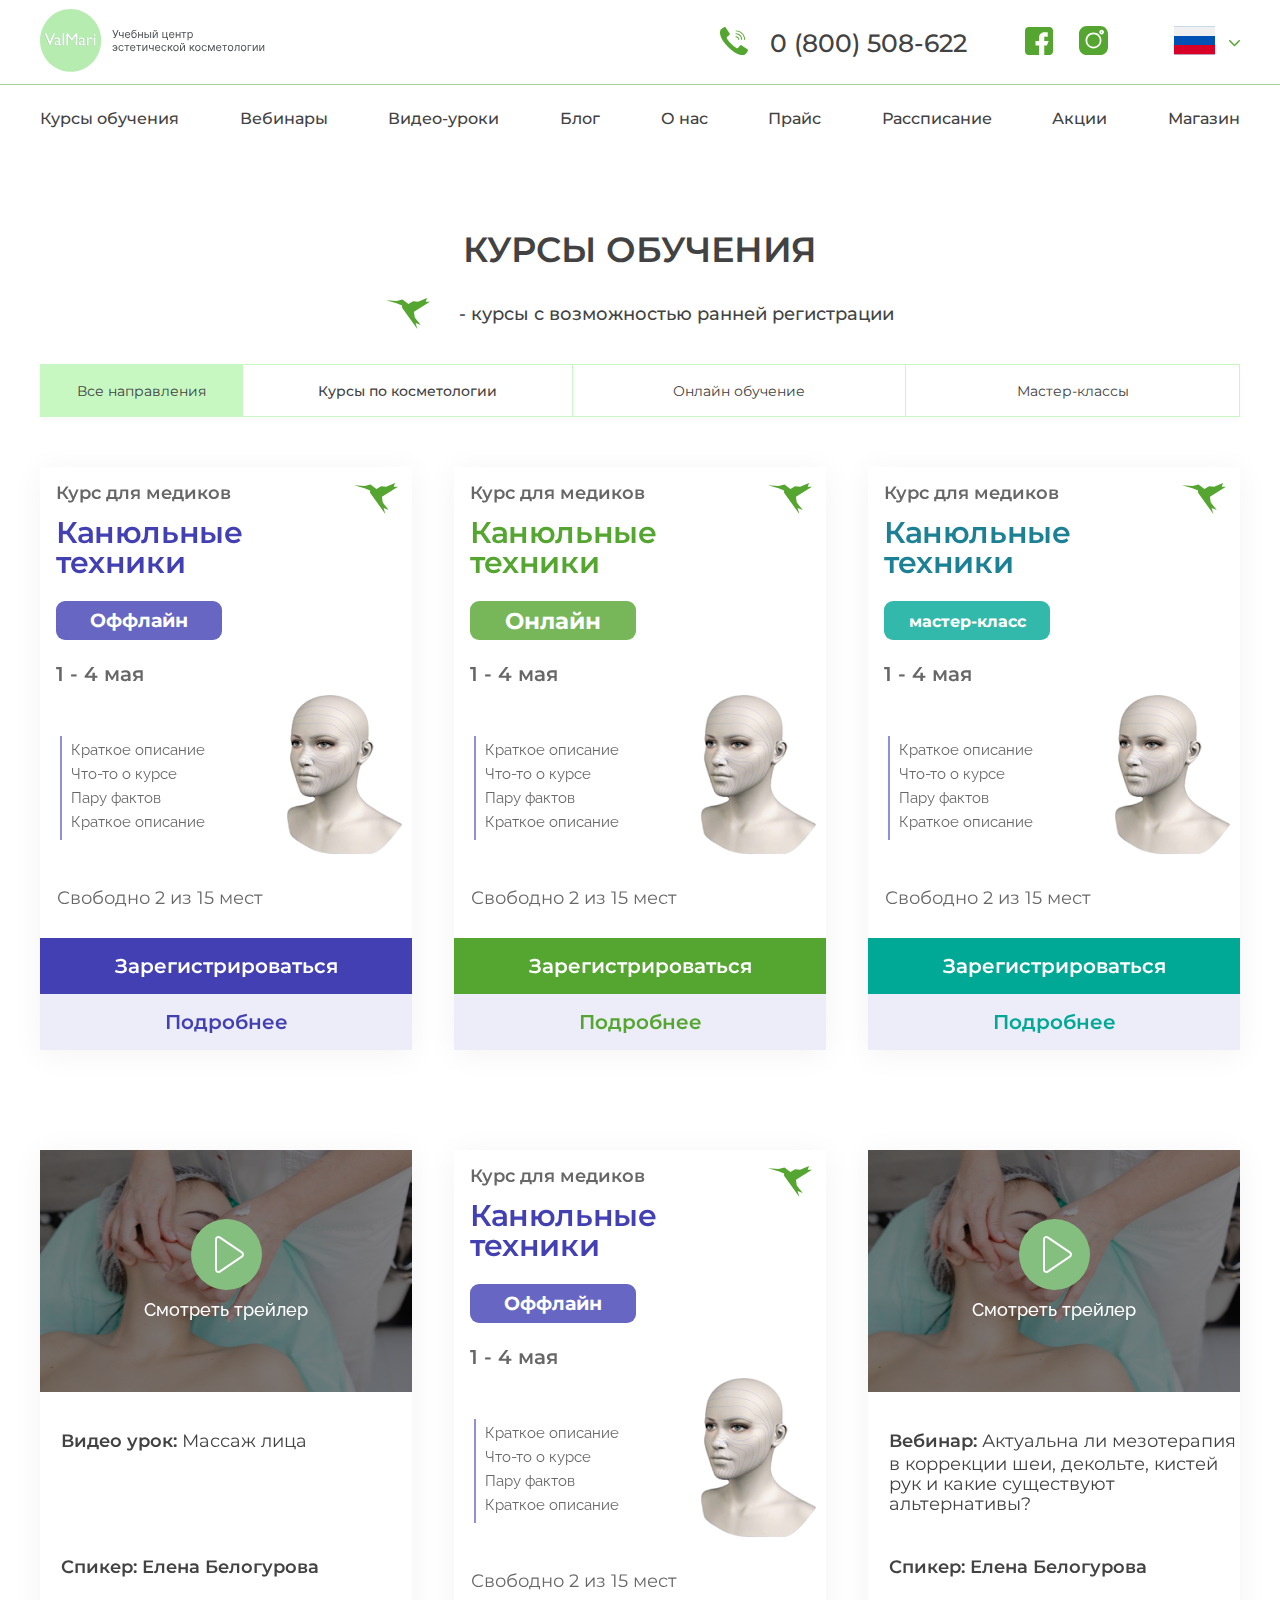
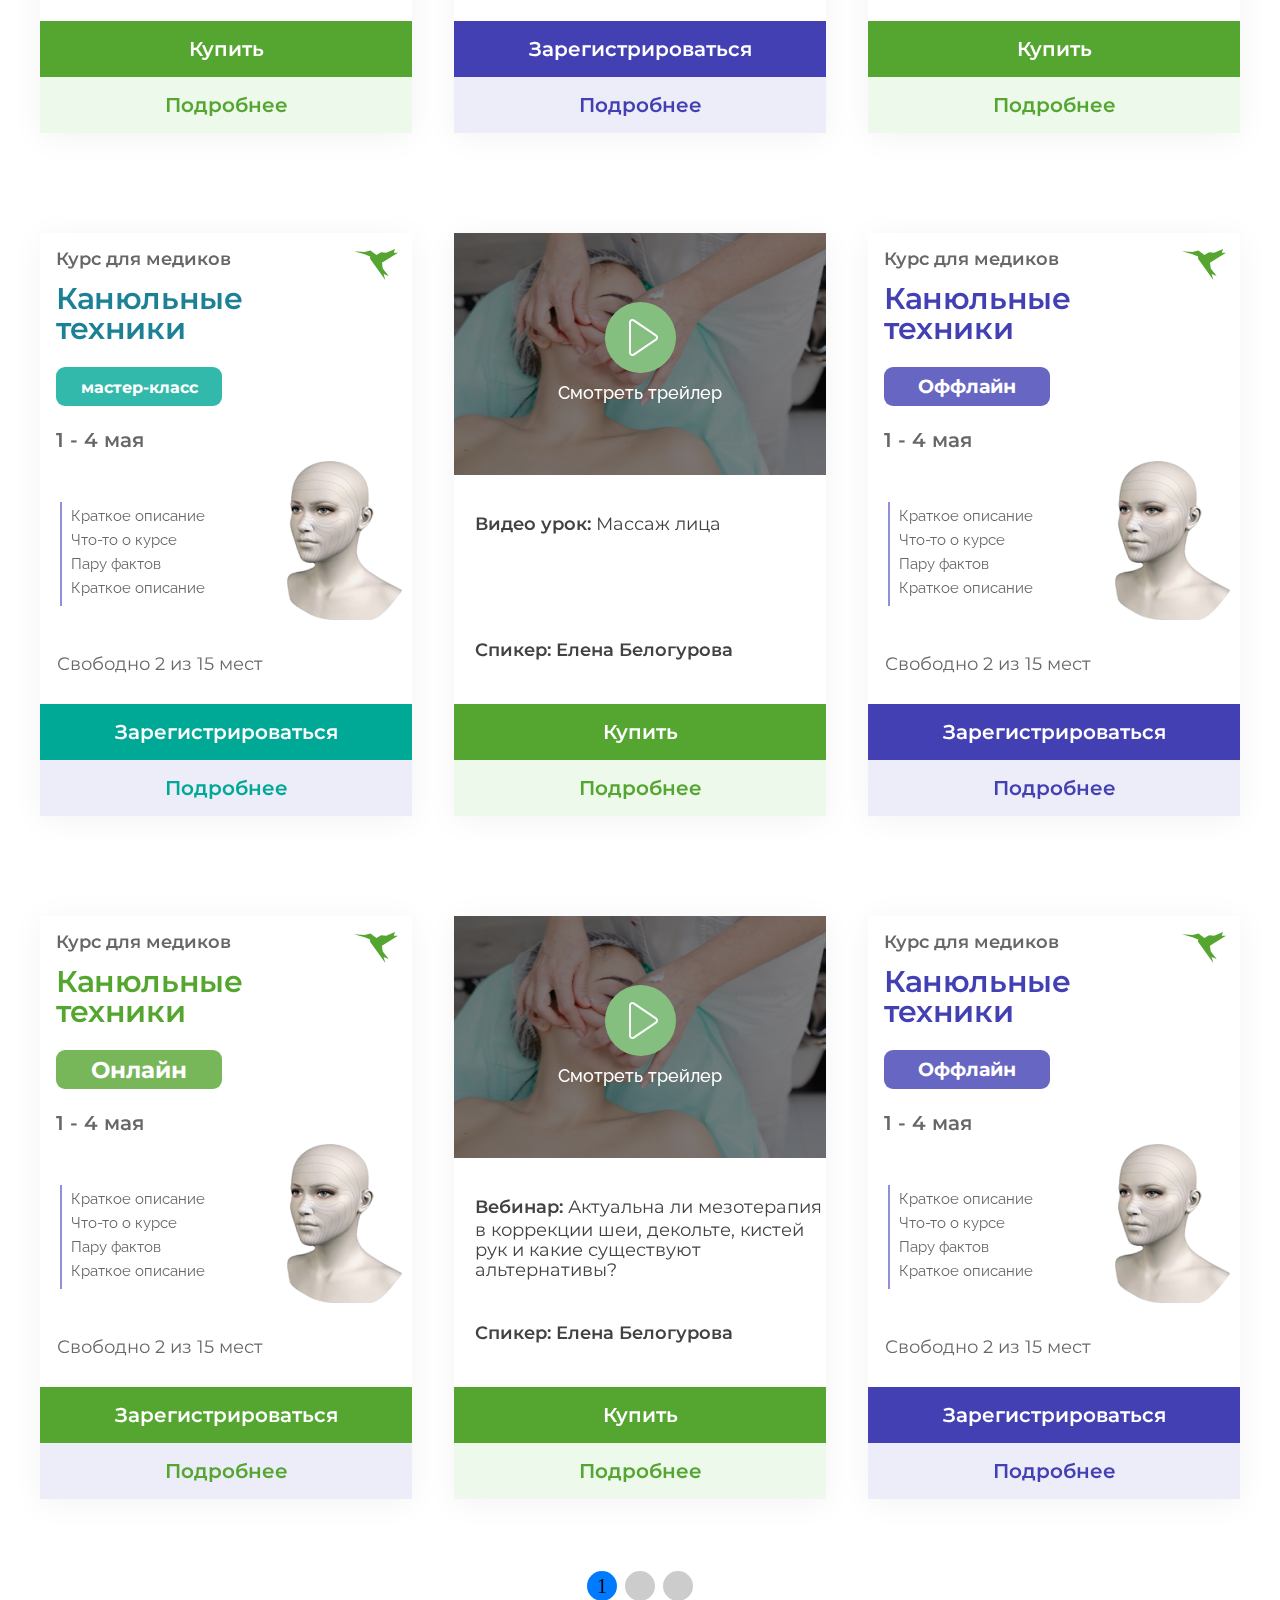
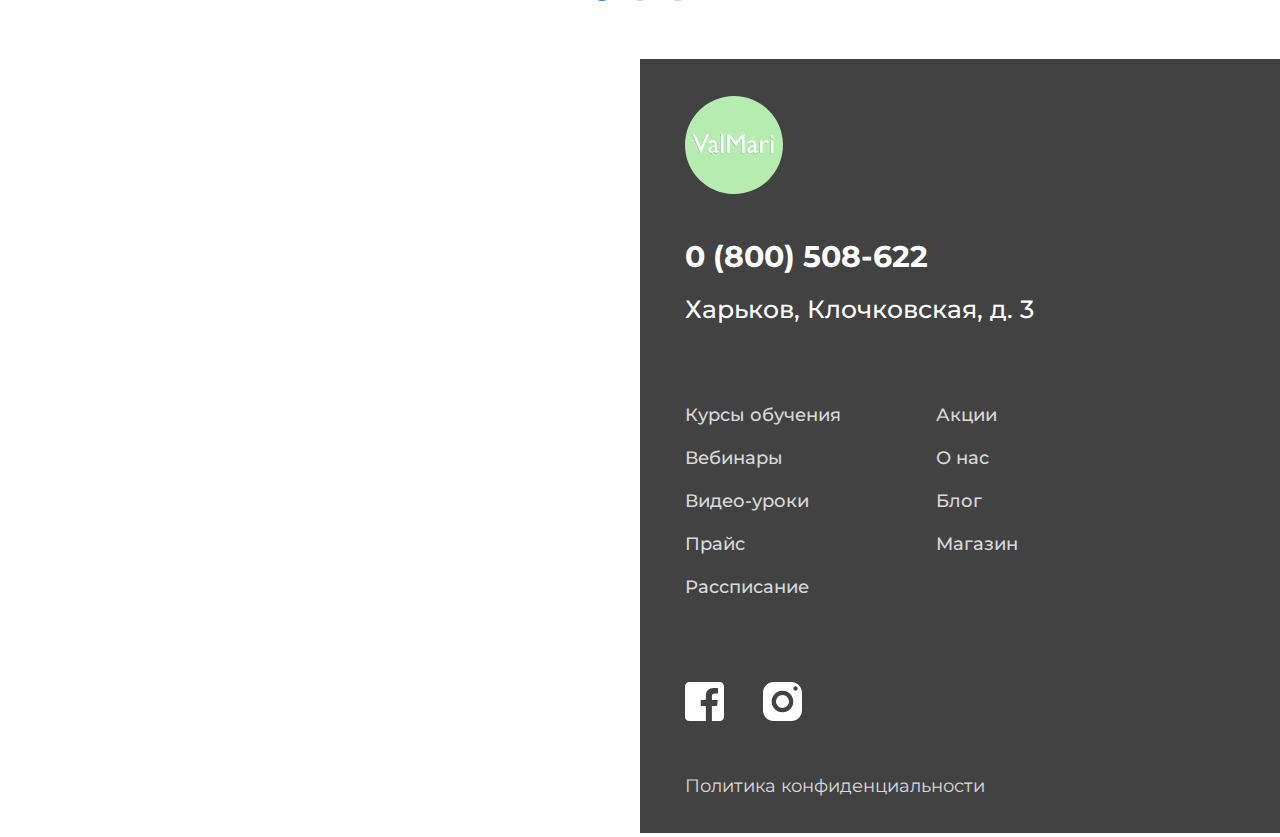
<file: cource.html>
<!DOCTYPE html>
<html lang="en">
  <head>
    <meta charset="UTF-8" />
    <meta http-equiv="X-UA-Compatible" content="IE=edge" />
    <meta name="viewport" content="width=device-width, initial-scale=1.0" />
    <title>ValMari</title>
    <link rel="stylesheet" href="css/cource.css" />
    <link rel="preconnect" href="https://fonts.googleapis.com" />
    <link rel="stylesheet" href="css/cource_responsive.css" />
    <link rel="preconnect" href="https://fonts.gstatic.com" crossorigin />
    <link
      href="https://fonts.googleapis.com/css2?family=Exo:wght@500&family=Montserrat:wght@400;500;600;700&family=Philosopher&family=Raleway:wght@400;500&family=Roboto:wght@400;500;700&display=swap"
      rel="stylesheet"
    />
    <link
      rel="stylesheet"
      href="https://cdn.jsdelivr.net/npm/swiper@9/swiper-bundle.min.css"
    />
  </head>
  <body>
    <!-- MODAL -->
    <div class="modal">
      <div class="modal_overlay"></div>
      <div class="modal_body">
        <h2 class="modal_title">Оставить заявку</h2>
        <h2 class="modal_title2">Спасибо за заявку!</h2>
        <p class="modal_pharagraph">
          Наш менеджер свяжется с вами, а пока посетите нашу страницу в
          Instagram, вас ждут самые выгодные акции!
        </p>
        <div class="inst_link">
          <img src="icons/modal_instagram.svg" alt="" />
          <a href="https://www.instagram.com/valmari_ukraine/"
            >Перейти в Instagram</a
          >
        </div>
        <input id="modal_name" required placeholder="Ваше имя" type="text" />
        <p class="first_alert">Заполните это поле!</p>
        <input
          id="modal_tel"
          required
          placeholder="Ваш номер телефона"
          type="text"
        />
        <p class="second_alert">Заполните это поле!</p>
        <textarea
          id="modal_textarea"
          required
          placeholder="Текст отзыва"
          cols="20"
          rows="7"
        ></textarea>
        <p class="third_alert">Заполните это поле!</p>
        <button class="modal_btn">Отправить заявку</button>
        <div class="modal_close">
          <img src="icons/modal_close.svg" alt="" />
        </div>
      </div>
    </div>
    <!-- CHECKBOX -->
    <input type="checkbox" class="checkbox" name="" id="toogle" />
    <div class="for_responsibility">
      <div class="overlay_burger"></div>
      <div class="container">
        <div class="responsive_header">
          <label for="toogle" class="burger">
            <div class="burger_line first_line"></div>
            <div class="burger_line second_line"></div>
            <div class="burger_line third_line"></div>
          </label>
          <div class="responsive_logo">
            <a href="index.html"><img src="icons/footer_logo.svg" alt="" /></a>
          </div>
          <div class="responsive_phone">
            <a href="tel:+0800508622"><img src="icons/phone.svg" alt="" /></a>
            <a href="tel:+0800508622">0 (800) 508-622</a>
          </div>
        </div>
      </div>
      <div class="navbar_responsive">
        <div class="navbar_phone">
          <a href="tel:+0800508622"><img src="icons/phone.svg" alt="" /></a>
          <a href="tel:+0800508622">0 (800) 508-622</a>
        </div>
        <div class="navbar_language">
          <img src="icons/russia.svg" alt="" />
          <img src="icons/arrow_down.svg" alt="" />
        </div>
        <ul>
          <li><a href="cource.html">Курсы обучения</a></li>
          <li><a href="cource.html">Вебинары</a></li>
          <li><a href="video_cource.html">Видео-уроки</a></li>
          <li><a href="blog.html">Блог</a></li>
          <li><a href="about_us.html">О нас</a></li>
          <li><a href="not_found.html">Прайс</a></li>
          <li><a href="schedule.html">Рассписание</a></li>
          <li><a href="offer.html">Акции</a></li>
          <li><a href="cource.html">Магазин</a></li>
        </ul>
        <div class="navbar_icons">
          <img src="icons/facebook .svg" alt="" />
          <img src="icons/instagram.svg" alt="" />
        </div>
      </div>
    </div>
    <div class="header_bg">
      <div class="container">
        <header>
          <div class="header_logo">
            <a href="index.html">
              <img src="icons/logo.svg" alt="" />
            </a>
          </div>
          <div class="header_contact">
            <a href="tel:+0800508622">
              <img src="icons/phone.svg" alt="" class="phone" />
            </a>
            <a href="tel:+0800508622">
              <h3>0 (800) 508-622</h3>
            </a>
            <a href="https://www.facebook.com/Valmari2015/">
              <img src="icons/facebook .svg" alt="" class="facebook" />
            </a>
            <a href="https://www.instagram.com/valmari_ukraine/">
              <img src="icons/instagram.svg" alt="" class="instagram" />
            </a>
            <div class="language">
              <a href="#">
                <img src="icons/russia.svg" alt="" class="language" />
              </a>
              <a href="#">
                <img src="icons/arrow_down.svg" alt="" class="arrow_down" />
              </a>
            </div>
          </div>
        </header>
      </div>
    </div>
    <div class="container">
      <div class="navbar">
        <ul>
          <li><a href="cource.html">Курсы обучения</a></li>
          <li><a href="cource.html">Вебинары</a></li>
          <li><a href="video_cource.html">Видео-уроки</a></li>
          <li><a href="blog.html">Блог</a></li>
          <li><a href="offer.html">О нас</a></li>
          <li><a href="not_found.html">Прайс</a></li>
          <li><a href="schedule.html">Рассписание</a></li>
          <li><a href="offer.html">Акции</a></li>
          <li><a href="cource.html">Магазин</a></li>
        </ul>
      </div>
      <div class="title">
        <h2>Курсы обучения</h2>
        <div class="subtitle">
          <img src="icons/cource_bird.svg" alt="" />
          <h3>- курсы с возможностью ранней регистрации</h3>
        </div>
      </div>
      <div class="cource_navbar">
        <div class="all_cources">
          <a href="cource.html">Все направления</a>
        </div>
        <div class="cosmetic_cources">
          <p>Курсы по косметологии</p>
          <ul class="dropdown">
            <li><a href="cource.html">Эстетическая косметология</a></li>
            <li><a href="cource.html">Иньекционная косметология</a></li>
            <li><a href="cource.html">Лазерная косметология</a></li>
          </ul>
        </div>
        <div class="online_cources">
          <a href="about_cource.html">Онлайн обучение</a>
        </div>
        <div class="master_classes">
          <a href="about_cource.html">Мастер-классы</a>
        </div>
      </div>
      <div class="select_navbar">
        <select>
          <option>Курсы по косметологии</option>
          <option>Онлайн обучение</option>
          <option>Мастер-классы</option>
        </select>
      </div>
    </div>
    <div class="cource_hero">
      <div class="swiper mySwiper">
        <div class="swiper-wrapper">
          <div class="swiper-slide">
            <div class="container">
              <div class="cource">
                <div class="cource_item">
                  <p>Курс для медиков</p>
                  <h2 class="first_h2">
                    Канюльные<br />
                    техники
                  </h2>
                  <div class="first_h3">
                    <h3>Оффлайн</h3>
                  </div>
                  <div class="cource_man">
                    <div class="cource_man_info">
                      <h4>1 - 4 мая</h4>
                      <p>
                        Краткое описание<br />
                        Что-то о курсе<br />
                        Пару фактов<br />
                        Краткое описание
                      </p>
                    </div>
                    <div class="cource_man_img">
                      <img src="images/cource_man.png" alt="" />
                    </div>
                  </div>
                  <h5>Свободно 2 из 15 мест</h5>
                  <button class="cource_registration_first reg2">
                    Зарегистрироваться
                  </button>
                  <a href="about_cource.html" class="cource_info_first"
                    >Подробнее</a
                  >
                  <img class="cource_bird" src="icons/cource_bird.svg" alt="" />
                </div>
                <div class="cource_item">
                  <p>Курс для медиков</p>
                  <h2 class="second_h2">
                    Канюльные<br />
                    техники
                  </h2>
                  <div class="second_h3">
                    <h3>Онлайн</h3>
                  </div>
                  <div class="cource_man">
                    <div class="cource_man_info">
                      <h4>1 - 4 мая</h4>
                      <p>
                        Краткое описание<br />
                        Что-то о курсе<br />
                        Пару фактов<br />
                        Краткое описание
                      </p>
                    </div>
                    <div class="cource_man_img">
                      <img src="images/cource_man.png" alt="" />
                    </div>
                  </div>
                  <h5>Свободно 2 из 15 мест</h5>
                  <button class="cource_registration_second reg2">
                    Зарегистрироваться
                  </button>
                  <a href="about_cource.html" class="cource_info_second"
                    >Подробнее</a
                  >
                  <img class="cource_bird" src="icons/cource_bird.svg" alt="" />
                </div>
                <div class="cource_item dn_1000">
                  <p>Курс для медиков</p>
                  <h2 class="third_h2">
                    Канюльные<br />
                    техники
                  </h2>
                  <div class="third_h3">
                    <h3>мастер-класс</h3>
                  </div>
                  <div class="cource_man">
                    <div class="cource_man_info">
                      <h4>1 - 4 мая</h4>
                      <p>
                        Краткое описание<br />
                        Что-то о курсе<br />
                        Пару фактов<br />
                        Краткое описание
                      </p>
                    </div>
                    <div class="cource_man_img">
                      <img src="images/cource_man.png" alt="" />
                    </div>
                  </div>
                  <h5>Свободно 2 из 15 мест</h5>
                  <button class="cource_registration_third reg2">
                    Зарегистрироваться
                  </button>
                  <a href="about_cource.html" class="cource_info_third"
                    >Подробнее</a
                  >
                  <img class="cource_bird" src="icons/cource_bird.svg" alt="" />
                </div>
                <div class="video_item">
                  <div class="video_item_img">
                    <img src="images/video_cource 1.png" alt="" />
                    <div class="video_item_play">
                      <a
                        href="https://www.youtube.com/watch?v=kW6NSw1V8MY"
                        class="play_icon"
                        ><img src="icons/cource_play.svg" alt=""
                      /></a>
                      <a href="https://www.youtube.com/watch?v=kW6NSw1V8MY"
                        >Смотреть трейлер</a
                      >
                    </div>
                    <div class="video_item_img_overlay"></div>
                  </div>
                  <div class="video_item_text">
                    <p><span>Видео урок:</span> Массаж лица</p>
                    <h3>Спикер: Елена Белогурова</h3>
                    <button class="reg2">Купить</button>
                    <a href="video_cource.html">Подробнее</a>
                  </div>
                </div>
                <div class="cource_item dn_1000">
                  <p>Курс для медиков</p>
                  <h2 class="first_h2">
                    Канюльные<br />
                    техники
                  </h2>
                  <div class="first_h3">
                    <h3>Оффлайн</h3>
                  </div>
                  <div class="cource_man">
                    <div class="cource_man_info">
                      <h4>1 - 4 мая</h4>
                      <p>
                        Краткое описание<br />
                        Что-то о курсе<br />
                        Пару фактов<br />
                        Краткое описание
                      </p>
                    </div>
                    <div class="cource_man_img">
                      <img src="images/cource_man.png" alt="" />
                    </div>
                  </div>
                  <h5>Свободно 2 из 15 мест</h5>
                  <button class="cource_registration_first reg2">
                    Зарегистрироваться
                  </button>
                  <a href="about_cource.html" class="cource_info_first"
                    >Подробнее</a
                  >
                  <img class="cource_bird" src="icons/cource_bird.svg" alt="" />
                </div>
                <div class="video_item second_video">
                  <div class="video_item_img">
                    <img src="images/video_cource 1.png" alt="" />
                    <div class="video_item_play">
                      <a
                        href="https://www.youtube.com/watch?v=kW6NSw1V8MY"
                        class="play_icon"
                        ><img src="icons/cource_play.svg" alt=""
                      /></a>
                      <a href="https://www.youtube.com/watch?v=kW6NSw1V8MY"
                        >Смотреть трейлер</a
                      >
                    </div>
                    <div class="video_item_img_overlay"></div>
                  </div>
                  <div class="video_item_text">
                    <p>
                      <span>Вебинар:</span> Актуальна ли мезотерапия в коррекции
                      шеи, декольте, кистей рук и какие существуют альтернативы?
                    </p>
                    <h3>Спикер: Елена Белогурова</h3>
                    <button class="reg2">Купить</button>
                    <a href="video_cource.html">Подробнее</a>
                  </div>
                </div>
                <div class="cource_item">
                  <p>Курс для медиков</p>
                  <h2 class="third_h2">
                    Канюльные<br />
                    техники
                  </h2>
                  <div class="third_h3">
                    <h3>мастер-класс</h3>
                  </div>
                  <div class="cource_man">
                    <div class="cource_man_info">
                      <h4>1 - 4 мая</h4>
                      <p>
                        Краткое описание<br />
                        Что-то о курсе<br />
                        Пару фактов<br />
                        Краткое описание
                      </p>
                    </div>
                    <div class="cource_man_img">
                      <img src="images/cource_man.png" alt="" />
                    </div>
                  </div>
                  <h5>Свободно 2 из 15 мест</h5>
                  <button class="cource_registration_third reg2">
                    Зарегистрироваться
                  </button>
                  <a href="about_cource.html" class="cource_info_third"
                    >Подробнее</a
                  >
                  <img class="cource_bird" src="icons/cource_bird.svg" alt="" />
                </div>
                <div class="video_item dn_1000">
                  <div class="video_item_img">
                    <img src="images/video_cource 1.png" alt="" />
                    <div class="video_item_play">
                      <a
                        href="https://www.youtube.com/watch?v=kW6NSw1V8MY"
                        class="play_icon"
                        ><img src="icons/cource_play.svg" alt=""
                      /></a>
                      <a href="https://www.youtube.com/watch?v=kW6NSw1V8MY"
                        >Смотреть трейлер</a
                      >
                    </div>
                    <div class="video_item_img_overlay"></div>
                  </div>
                  <div class="video_item_text">
                    <p><span>Видео урок:</span> Массаж лица</p>
                    <h3>Спикер: Елена Белогурова</h3>
                    <button class="reg2">Купить</button>
                    <a href="video_cource.html">Подробнее</a>
                  </div>
                </div>
                <div class="cource_item dn_1000">
                  <p>Курс для медиков</p>
                  <h2 class="first_h2">
                    Канюльные<br />
                    техники
                  </h2>
                  <div class="first_h3">
                    <h3>Оффлайн</h3>
                  </div>
                  <div class="cource_man">
                    <div class="cource_man_info">
                      <h4>1 - 4 мая</h4>
                      <p>
                        Краткое описание<br />
                        Что-то о курсе<br />
                        Пару фактов<br />
                        Краткое описание
                      </p>
                    </div>
                    <div class="cource_man_img">
                      <img src="images/cource_man.png" alt="" />
                    </div>
                  </div>
                  <h5>Свободно 2 из 15 мест</h5>
                  <button class="cource_registration_first reg2">
                    Зарегистрироваться
                  </button>
                  <a href="about_cource.html" class="cource_info_first"
                    >Подробнее</a
                  >
                  <img class="cource_bird" src="icons/cource_bird.svg" alt="" />
                </div>
                <div class="cource_item dn_1000">
                  <p>Курс для медиков</p>
                  <h2 class="second_h2">
                    Канюльные<br />
                    техники
                  </h2>
                  <div class="second_h3">
                    <h3>Онлайн</h3>
                  </div>
                  <div class="cource_man">
                    <div class="cource_man_info">
                      <h4>1 - 4 мая</h4>
                      <p>
                        Краткое описание<br />
                        Что-то о курсе<br />
                        Пару фактов<br />
                        Краткое описание
                      </p>
                    </div>
                    <div class="cource_man_img">
                      <img src="images/cource_man.png" alt="" />
                    </div>
                  </div>
                  <h5>Свободно 2 из 15 мест</h5>
                  <button class="cource_registration_second reg2">
                    Зарегистрироваться
                  </button>
                  <a href="about_cource.html" class="cource_info_second"
                    >Подробнее</a
                  >
                  <img class="cource_bird" src="icons/cource_bird.svg" alt="" />
                </div>
                <div class="video_item second_video dn_1000">
                  <div class="video_item_img">
                    <img src="images/video_cource 1.png" alt="" />
                    <div class="video_item_play">
                      <a
                        href="https://www.youtube.com/watch?v=kW6NSw1V8MY"
                        class="play_icon"
                        ><img src="icons/cource_play.svg" alt=""
                      /></a>
                      <a href="https://www.youtube.com/watch?v=kW6NSw1V8MY"
                        >Смотреть трейлер</a
                      >
                    </div>
                    <div class="video_item_img_overlay"></div>
                  </div>
                  <div class="video_item_text">
                    <p>
                      <span>Вебинар:</span> Актуальна ли мезотерапия в коррекции
                      шеи, декольте, кистей рук и какие существуют альтернативы?
                    </p>
                    <h3>Спикер: Елена Белогурова</h3>
                    <button class="reg2">Купить</button>
                    <a href="video_cource.html">Подробнее</a>
                  </div>
                </div>
                <div class="cource_item">
                  <p>Курс для медиков</p>
                  <h2 class="first_h2">
                    Канюльные<br />
                    техники
                  </h2>
                  <div class="first_h3">
                    <h3>Оффлайн</h3>
                  </div>
                  <div class="cource_man">
                    <div class="cource_man_info">
                      <h4>1 - 4 мая</h4>
                      <p>
                        Краткое описание<br />
                        Что-то о курсе<br />
                        Пару фактов<br />
                        Краткое описание
                      </p>
                    </div>
                    <div class="cource_man_img">
                      <img src="images/cource_man.png" alt="" />
                    </div>
                  </div>
                  <h5>Свободно 2 из 15 мест</h5>
                  <button class="cource_registration_first reg2">
                    Зарегистрироваться
                  </button>
                  <a href="about_cource.html" class="cource_info_first"
                    >Подробнее</a
                  >
                  <img class="cource_bird" src="icons/cource_bird.svg" alt="" />
                </div>
              </div>
            </div>
          </div>
          <div class="swiper-slide">
            <div class="container">
              <div class="cource">
                <div class="cource_item">
                  <p>Курс для медиков</p>
                  <h2 class="first_h2">
                    Канюльные<br />
                    техники
                  </h2>
                  <div class="first_h3">
                    <h3>Оффлайн</h3>
                  </div>
                  <div class="cource_man">
                    <div class="cource_man_info">
                      <h4>1 - 4 мая</h4>
                      <p>
                        Краткое описание<br />
                        Что-то о курсе<br />
                        Пару фактов<br />
                        Краткое описание
                      </p>
                    </div>
                    <div class="cource_man_img">
                      <img src="images/cource_man.png" alt="" />
                    </div>
                  </div>
                  <h5>Свободно 2 из 15 мест</h5>
                  <button class="cource_registration_first reg2">
                    Зарегистрироваться
                  </button>
                  <a href="about_cource.html" class="cource_info_first"
                    >Подробнее</a
                  >
                  <img class="cource_bird" src="icons/cource_bird.svg" alt="" />
                </div>
                <div class="cource_item">
                  <p>Курс для медиков</p>
                  <h2 class="second_h2">
                    Канюльные<br />
                    техники
                  </h2>
                  <div class="second_h3">
                    <h3>Онлайн</h3>
                  </div>
                  <div class="cource_man">
                    <div class="cource_man_info">
                      <h4>1 - 4 мая</h4>
                      <p>
                        Краткое описание<br />
                        Что-то о курсе<br />
                        Пару фактов<br />
                        Краткое описание
                      </p>
                    </div>
                    <div class="cource_man_img">
                      <img src="images/cource_man.png" alt="" />
                    </div>
                  </div>
                  <h5>Свободно 2 из 15 мест</h5>
                  <button class="cource_registration_second reg2">
                    Зарегистрироваться
                  </button>
                  <a href="about_cource.html" class="cource_info_second"
                    >Подробнее</a
                  >
                  <img class="cource_bird" src="icons/cource_bird.svg" alt="" />
                </div>
                <div class="cource_item dn_1000">
                  <p>Курс для медиков</p>
                  <h2 class="third_h2">
                    Канюльные<br />
                    техники
                  </h2>
                  <div class="third_h3">
                    <h3>мастер-класс</h3>
                  </div>
                  <div class="cource_man">
                    <div class="cource_man_info">
                      <h4>1 - 4 мая</h4>
                      <p>
                        Краткое описание<br />
                        Что-то о курсе<br />
                        Пару фактов<br />
                        Краткое описание
                      </p>
                    </div>
                    <div class="cource_man_img">
                      <img src="images/cource_man.png" alt="" />
                    </div>
                  </div>
                  <h5>Свободно 2 из 15 мест</h5>
                  <button class="cource_registration_third reg2">
                    Зарегистрироваться
                  </button>
                  <a href="about_cource.html" class="cource_info_third"
                    >Подробнее</a
                  >
                  <img class="cource_bird" src="icons/cource_bird.svg" alt="" />
                </div>
                <div class="video_item">
                  <div class="video_item_img">
                    <img src="images/video_cource 1.png" alt="" />
                    <div class="video_item_play">
                      <a
                        href="https://www.youtube.com/watch?v=kW6NSw1V8MY"
                        class="play_icon"
                        ><img src="icons/cource_play.svg" alt=""
                      /></a>
                      <a href="https://www.youtube.com/watch?v=kW6NSw1V8MY"
                        >Смотреть трейлер</a
                      >
                    </div>
                    <div class="video_item_img_overlay"></div>
                  </div>
                  <div class="video_item_text">
                    <p><span>Видео урок:</span> Массаж лица</p>
                    <h3>Спикер: Елена Белогурова</h3>
                    <button class="reg2">Купить</button>
                    <a href="video_cource.html">Подробнее</a>
                  </div>
                </div>
                <div class="cource_item dn_1000">
                  <p>Курс для медиков</p>
                  <h2 class="first_h2">
                    Канюльные<br />
                    техники
                  </h2>
                  <div class="first_h3">
                    <h3>Оффлайн</h3>
                  </div>
                  <div class="cource_man">
                    <div class="cource_man_info">
                      <h4>1 - 4 мая</h4>
                      <p>
                        Краткое описание<br />
                        Что-то о курсе<br />
                        Пару фактов<br />
                        Краткое описание
                      </p>
                    </div>
                    <div class="cource_man_img">
                      <img src="images/cource_man.png" alt="" />
                    </div>
                  </div>
                  <h5>Свободно 2 из 15 мест</h5>
                  <button class="cource_registration_first reg2">
                    Зарегистрироваться
                  </button>
                  <a href="about_cource.html" class="cource_info_first"
                    >Подробнее</a
                  >
                  <img class="cource_bird" src="icons/cource_bird.svg" alt="" />
                </div>
                <div class="video_item second_video">
                  <div class="video_item_img">
                    <img src="images/video_cource 1.png" alt="" />
                    <div class="video_item_play">
                      <a
                        href="https://www.youtube.com/watch?v=kW6NSw1V8MY"
                        class="play_icon"
                        ><img src="icons/cource_play.svg" alt=""
                      /></a>
                      <a href="https://www.youtube.com/watch?v=kW6NSw1V8MY"
                        >Смотреть трейлер</a
                      >
                    </div>
                    <div class="video_item_img_overlay"></div>
                  </div>
                  <div class="video_item_text">
                    <p>
                      <span>Вебинар:</span> Актуальна ли мезотерапия в коррекции
                      шеи, декольте, кистей рук и какие существуют альтернативы?
                    </p>
                    <h3>Спикер: Елена Белогурова</h3>
                    <button class="reg2">Купить</button>
                    <a href="video_cource.html">Подробнее</a>
                  </div>
                </div>
                <div class="cource_item">
                  <p>Курс для медиков</p>
                  <h2 class="third_h2">
                    Канюльные<br />
                    техники
                  </h2>
                  <div class="third_h3">
                    <h3>мастер-класс</h3>
                  </div>
                  <div class="cource_man">
                    <div class="cource_man_info">
                      <h4>1 - 4 мая</h4>
                      <p>
                        Краткое описание<br />
                        Что-то о курсе<br />
                        Пару фактов<br />
                        Краткое описание
                      </p>
                    </div>
                    <div class="cource_man_img">
                      <img src="images/cource_man.png" alt="" />
                    </div>
                  </div>
                  <h5>Свободно 2 из 15 мест</h5>
                  <button class="cource_registration_third reg2">
                    Зарегистрироваться
                  </button>
                  <a href="about_cource.html" class="cource_info_third"
                    >Подробнее</a
                  >
                  <img class="cource_bird" src="icons/cource_bird.svg" alt="" />
                </div>
                <div class="video_item dn_1000">
                  <div class="video_item_img">
                    <img src="images/video_cource 1.png" alt="" />
                    <div class="video_item_play">
                      <a
                        href="https://www.youtube.com/watch?v=kW6NSw1V8MY"
                        class="play_icon"
                        ><img src="icons/cource_play.svg" alt=""
                      /></a>
                      <a href="https://www.youtube.com/watch?v=kW6NSw1V8MY"
                        >Смотреть трейлер</a
                      >
                    </div>
                    <div class="video_item_img_overlay"></div>
                  </div>
                  <div class="video_item_text">
                    <p><span>Видео урок:</span> Массаж лица</p>
                    <h3>Спикер: Елена Белогурова</h3>
                    <button class="reg2">Купить</button>
                    <a href="video_cource.html">Подробнее</a>
                  </div>
                </div>
                <div class="cource_item dn_1000">
                  <p>Курс для медиков</p>
                  <h2 class="first_h2">
                    Канюльные<br />
                    техники
                  </h2>
                  <div class="first_h3">
                    <h3>Оффлайн</h3>
                  </div>
                  <div class="cource_man">
                    <div class="cource_man_info">
                      <h4>1 - 4 мая</h4>
                      <p>
                        Краткое описание<br />
                        Что-то о курсе<br />
                        Пару фактов<br />
                        Краткое описание
                      </p>
                    </div>
                    <div class="cource_man_img">
                      <img src="images/cource_man.png" alt="" />
                    </div>
                  </div>
                  <h5>Свободно 2 из 15 мест</h5>
                  <button class="cource_registration_first reg2">
                    Зарегистрироваться
                  </button>
                  <a href="about_cource.html" class="cource_info_first"
                    >Подробнее</a
                  >
                  <img class="cource_bird" src="icons/cource_bird.svg" alt="" />
                </div>
                <div class="cource_item dn_1000">
                  <p>Курс для медиков</p>
                  <h2 class="second_h2">
                    Канюльные<br />
                    техники
                  </h2>
                  <div class="second_h3">
                    <h3>Онлайн</h3>
                  </div>
                  <div class="cource_man">
                    <div class="cource_man_info">
                      <h4>1 - 4 мая</h4>
                      <p>
                        Краткое описание<br />
                        Что-то о курсе<br />
                        Пару фактов<br />
                        Краткое описание
                      </p>
                    </div>
                    <div class="cource_man_img">
                      <img src="images/cource_man.png" alt="" />
                    </div>
                  </div>
                  <h5>Свободно 2 из 15 мест</h5>
                  <button class="cource_registration_second reg2">
                    Зарегистрироваться
                  </button>
                  <a href="about_cource.html" class="cource_info_second"
                    >Подробнее</a
                  >
                  <img class="cource_bird" src="icons/cource_bird.svg" alt="" />
                </div>
                <div class="video_item second_video dn_1000">
                  <div class="video_item_img">
                    <img src="images/video_cource 1.png" alt="" />
                    <div class="video_item_play">
                      <a
                        href="https://www.youtube.com/watch?v=kW6NSw1V8MY"
                        class="play_icon"
                        ><img src="icons/cource_play.svg" alt=""
                      /></a>
                      <a href="https://www.youtube.com/watch?v=kW6NSw1V8MY"
                        >Смотреть трейлер</a
                      >
                    </div>
                    <div class="video_item_img_overlay"></div>
                  </div>
                  <div class="video_item_text">
                    <p>
                      <span>Вебинар:</span> Актуальна ли мезотерапия в коррекции
                      шеи, декольте, кистей рук и какие существуют альтернативы?
                    </p>
                    <h3>Спикер: Елена Белогурова</h3>
                    <button class="reg2">Купить</button>
                    <a href="video_cource.html">Подробнее</a>
                  </div>
                </div>
                <div class="cource_item">
                  <p>Курс для медиков</p>
                  <h2 class="first_h2">
                    Канюльные<br />
                    техники
                  </h2>
                  <div class="first_h3">
                    <h3>Оффлайн</h3>
                  </div>
                  <div class="cource_man">
                    <div class="cource_man_info">
                      <h4>1 - 4 мая</h4>
                      <p>
                        Краткое описание<br />
                        Что-то о курсе<br />
                        Пару фактов<br />
                        Краткое описание
                      </p>
                    </div>
                    <div class="cource_man_img">
                      <img src="images/cource_man.png" alt="" />
                    </div>
                  </div>
                  <h5>Свободно 2 из 15 мест</h5>
                  <button class="cource_registration_first reg2">
                    Зарегистрироваться
                  </button>
                  <a href="about_cource.html" class="cource_info_first"
                    >Подробнее</a
                  >
                  <img class="cource_bird" src="icons/cource_bird.svg" alt="" />
                </div>
              </div>
            </div>
          </div>
          <div class="swiper-slide">
            <div class="container">
              <div class="cource">
                <div class="cource_item">
                  <p>Курс для медиков</p>
                  <h2 class="first_h2">
                    Канюльные<br />
                    техники
                  </h2>
                  <div class="first_h3">
                    <h3>Оффлайн</h3>
                  </div>
                  <div class="cource_man">
                    <div class="cource_man_info">
                      <h4>1 - 4 мая</h4>
                      <p>
                        Краткое описание<br />
                        Что-то о курсе<br />
                        Пару фактов<br />
                        Краткое описание
                      </p>
                    </div>
                    <div class="cource_man_img">
                      <img src="images/cource_man.png" alt="" />
                    </div>
                  </div>
                  <h5>Свободно 2 из 15 мест</h5>
                  <button class="cource_registration_first reg2">
                    Зарегистрироваться
                  </button>
                  <a href="about_cource.html" class="cource_info_first"
                    >Подробнее</a
                  >
                  <img class="cource_bird" src="icons/cource_bird.svg" alt="" />
                </div>
                <div class="cource_item">
                  <p>Курс для медиков</p>
                  <h2 class="second_h2">
                    Канюльные<br />
                    техники
                  </h2>
                  <div class="second_h3">
                    <h3>Онлайн</h3>
                  </div>
                  <div class="cource_man">
                    <div class="cource_man_info">
                      <h4>1 - 4 мая</h4>
                      <p>
                        Краткое описание<br />
                        Что-то о курсе<br />
                        Пару фактов<br />
                        Краткое описание
                      </p>
                    </div>
                    <div class="cource_man_img">
                      <img src="images/cource_man.png" alt="" />
                    </div>
                  </div>
                  <h5>Свободно 2 из 15 мест</h5>
                  <button class="cource_registration_second reg2">
                    Зарегистрироваться
                  </button>
                  <a href="about_cource.html" class="cource_info_second"
                    >Подробнее</a
                  >
                  <img class="cource_bird" src="icons/cource_bird.svg" alt="" />
                </div>
                <div class="cource_item dn_1000">
                  <p>Курс для медиков</p>
                  <h2 class="third_h2">
                    Канюльные<br />
                    техники
                  </h2>
                  <div class="third_h3">
                    <h3>мастер-класс</h3>
                  </div>
                  <div class="cource_man">
                    <div class="cource_man_info">
                      <h4>1 - 4 мая</h4>
                      <p>
                        Краткое описание<br />
                        Что-то о курсе<br />
                        Пару фактов<br />
                        Краткое описание
                      </p>
                    </div>
                    <div class="cource_man_img">
                      <img src="images/cource_man.png" alt="" />
                    </div>
                  </div>
                  <h5>Свободно 2 из 15 мест</h5>
                  <button class="cource_registration_third reg2">
                    Зарегистрироваться
                  </button>
                  <a href="about_cource.html" class="cource_info_third"
                    >Подробнее</a
                  >
                  <img class="cource_bird" src="icons/cource_bird.svg" alt="" />
                </div>
                <div class="video_item">
                  <div class="video_item_img">
                    <img src="images/video_cource 1.png" alt="" />
                    <div class="video_item_play">
                      <a
                        href="https://www.youtube.com/watch?v=kW6NSw1V8MY"
                        class="play_icon"
                        ><img src="icons/cource_play.svg" alt=""
                      /></a>
                      <a href="https://www.youtube.com/watch?v=kW6NSw1V8MY"
                        >Смотреть трейлер</a
                      >
                    </div>
                    <div class="video_item_img_overlay"></div>
                  </div>
                  <div class="video_item_text">
                    <p><span>Видео урок:</span> Массаж лица</p>
                    <h3>Спикер: Елена Белогурова</h3>
                    <button class="reg2">Купить</button>
                    <a href="video_cource.html">Подробнее</a>
                  </div>
                </div>
                <div class="cource_item dn_1000">
                  <p>Курс для медиков</p>
                  <h2 class="first_h2">
                    Канюльные<br />
                    техники
                  </h2>
                  <div class="first_h3">
                    <h3>Оффлайн</h3>
                  </div>
                  <div class="cource_man">
                    <div class="cource_man_info">
                      <h4>1 - 4 мая</h4>
                      <p>
                        Краткое описание<br />
                        Что-то о курсе<br />
                        Пару фактов<br />
                        Краткое описание
                      </p>
                    </div>
                    <div class="cource_man_img">
                      <img src="images/cource_man.png" alt="" />
                    </div>
                  </div>
                  <h5>Свободно 2 из 15 мест</h5>
                  <button class="cource_registration_first reg2">
                    Зарегистрироваться
                  </button>
                  <a href="about_cource.html" class="cource_info_first"
                    >Подробнее</a
                  >
                  <img class="cource_bird" src="icons/cource_bird.svg" alt="" />
                </div>
                <div class="video_item second_video">
                  <div class="video_item_img">
                    <img src="images/video_cource 1.png" alt="" />
                    <div class="video_item_play">
                      <a
                        href="https://www.youtube.com/watch?v=kW6NSw1V8MY"
                        class="play_icon"
                        ><img src="icons/cource_play.svg" alt=""
                      /></a>
                      <a href="https://www.youtube.com/watch?v=kW6NSw1V8MY"
                        >Смотреть трейлер</a
                      >
                    </div>
                    <div class="video_item_img_overlay"></div>
                  </div>
                  <div class="video_item_text">
                    <p>
                      <span>Вебинар:</span> Актуальна ли мезотерапия в коррекции
                      шеи, декольте, кистей рук и какие существуют альтернативы?
                    </p>
                    <h3>Спикер: Елена Белогурова</h3>
                    <button class="reg2">Купить</button>
                    <a href="video_cource.html">Подробнее</a>
                  </div>
                </div>
                <div class="cource_item">
                  <p>Курс для медиков</p>
                  <h2 class="third_h2">
                    Канюльные<br />
                    техники
                  </h2>
                  <div class="third_h3">
                    <h3>мастер-класс</h3>
                  </div>
                  <div class="cource_man">
                    <div class="cource_man_info">
                      <h4>1 - 4 мая</h4>
                      <p>
                        Краткое описание<br />
                        Что-то о курсе<br />
                        Пару фактов<br />
                        Краткое описание
                      </p>
                    </div>
                    <div class="cource_man_img">
                      <img src="images/cource_man.png" alt="" />
                    </div>
                  </div>
                  <h5>Свободно 2 из 15 мест</h5>
                  <button class="cource_registration_third reg2">
                    Зарегистрироваться
                  </button>
                  <a href="about_cource.html" class="cource_info_third"
                    >Подробнее</a
                  >
                  <img class="cource_bird" src="icons/cource_bird.svg" alt="" />
                </div>
                <div class="video_item dn_1000">
                  <div class="video_item_img">
                    <img src="images/video_cource 1.png" alt="" />
                    <div class="video_item_play">
                      <a
                        href="https://www.youtube.com/watch?v=kW6NSw1V8MY"
                        class="play_icon"
                        ><img src="icons/cource_play.svg" alt=""
                      /></a>
                      <a href="https://www.youtube.com/watch?v=kW6NSw1V8MY"
                        >Смотреть трейлер</a
                      >
                    </div>
                    <div class="video_item_img_overlay"></div>
                  </div>
                  <div class="video_item_text">
                    <p><span>Видео урок:</span> Массаж лица</p>
                    <h3>Спикер: Елена Белогурова</h3>
                    <button class="reg2">Купить</button>
                    <a href="video_cource.html">Подробнее</a>
                  </div>
                </div>
                <div class="cource_item dn_1000">
                  <p>Курс для медиков</p>
                  <h2 class="first_h2">
                    Канюльные<br />
                    техники
                  </h2>
                  <div class="first_h3">
                    <h3>Оффлайн</h3>
                  </div>
                  <div class="cource_man">
                    <div class="cource_man_info">
                      <h4>1 - 4 мая</h4>
                      <p>
                        Краткое описание<br />
                        Что-то о курсе<br />
                        Пару фактов<br />
                        Краткое описание
                      </p>
                    </div>
                    <div class="cource_man_img">
                      <img src="images/cource_man.png" alt="" />
                    </div>
                  </div>
                  <h5>Свободно 2 из 15 мест</h5>
                  <button class="cource_registration_first reg2">
                    Зарегистрироваться
                  </button>
                  <a href="about_cource.html" class="cource_info_first"
                    >Подробнее</a
                  >
                  <img class="cource_bird" src="icons/cource_bird.svg" alt="" />
                </div>
                <div class="cource_item dn_1000">
                  <p>Курс для медиков</p>
                  <h2 class="second_h2">
                    Канюльные<br />
                    техники
                  </h2>
                  <div class="second_h3">
                    <h3>Онлайн</h3>
                  </div>
                  <div class="cource_man">
                    <div class="cource_man_info">
                      <h4>1 - 4 мая</h4>
                      <p>
                        Краткое описание<br />
                        Что-то о курсе<br />
                        Пару фактов<br />
                        Краткое описание
                      </p>
                    </div>
                    <div class="cource_man_img">
                      <img src="images/cource_man.png" alt="" />
                    </div>
                  </div>
                  <h5>Свободно 2 из 15 мест</h5>
                  <button class="cource_registration_second reg2">
                    Зарегистрироваться
                  </button>
                  <a href="about_cource.html" class="cource_info_second"
                    >Подробнее</a
                  >
                  <img class="cource_bird" src="icons/cource_bird.svg" alt="" />
                </div>
                <div class="video_item second_video dn_1000">
                  <div class="video_item_img">
                    <img src="images/video_cource 1.png" alt="" />
                    <div class="video_item_play">
                      <a
                        href="https://www.youtube.com/watch?v=kW6NSw1V8MY"
                        class="play_icon"
                        ><img src="icons/cource_play.svg" alt=""
                      /></a>
                      <a href="https://www.youtube.com/watch?v=kW6NSw1V8MY"
                        >Смотреть трейлер</a
                      >
                    </div>
                    <div class="video_item_img_overlay"></div>
                  </div>
                  <div class="video_item_text">
                    <p>
                      <span>Вебинар:</span> Актуальна ли мезотерапия в коррекции
                      шеи, декольте, кистей рук и какие существуют альтернативы?
                    </p>
                    <h3>Спикер: Елена Белогурова</h3>
                    <button class="reg2">Купить</button>
                    <a href="video_cource.html">Подробнее</a>
                  </div>
                </div>
                <div class="cource_item">
                  <p>Курс для медиков</p>
                  <h2 class="first_h2">
                    Канюльные<br />
                    техники
                  </h2>
                  <div class="first_h3">
                    <h3>Оффлайн</h3>
                  </div>
                  <div class="cource_man">
                    <div class="cource_man_info">
                      <h4>1 - 4 мая</h4>
                      <p>
                        Краткое описание<br />
                        Что-то о курсе<br />
                        Пару фактов<br />
                        Краткое описание
                      </p>
                    </div>
                    <div class="cource_man_img">
                      <img src="images/cource_man.png" alt="" />
                    </div>
                  </div>
                  <h5>Свободно 2 из 15 мест</h5>
                  <button class="cource_registration_first reg2">
                    Зарегистрироваться
                  </button>
                  <a href="about_cource.html" class="cource_info_first"
                    >Подробнее</a
                  >
                  <img class="cource_bird" src="icons/cource_bird.svg" alt="" />
                </div>
              </div>
            </div>
          </div>
        </div>
        <div class="swiper-pagination"></div>
      </div>
    </div>
    <footer>
      <div class="footer_map">
        <iframe
          src="https://www.google.com/maps/embed?pb=!1m18!1m12!1m3!1d3039.367930489372!2d49.84653408092322!3d40.37853740559822!2m3!1f0!2f0!3f0!3m2!1i1024!2i768!4f13.1!3m3!1m2!1s0x40307da6571f6cc7%3A0x8c29ed401e1df1e7!2sCentral%20Bank%20of%20the%20Republic%20of%20Azerbaijan!5e0!3m2!1saz!2saz!4v1677946677176!5m2!1saz!2saz"
          width="100%"
          height="100%"
          style="border: 0"
          allowfullscreen=""
          loading="lazy"
          referrerpolicy="no-referrer-when-downgrade"
        ></iframe>
        <a href="not_found.html" class="goverment_480"
          >Политика конфиденциальности</a
        >
      </div>
      <div class="footer_text">
        <img src="icons/footer_logo.svg" alt="" />
        <a href="tel:+0800508622" class="footer_phone">0 (800) 508-622</a>
        <p>Харьков, Клочковская, д. 3</p>
        <div class="footer_nav">
          <ul class="left_nav">
            <li><a href="cource.html">Курсы обучения</a></li>
            <li><a href="cource.html">Вебинары</a></li>
            <li><a href="video_cource.html">Видео-уроки</a></li>
            <li><a href="not_found.html">Прайс</a></li>
            <li><a href="schedule.html">Рассписание</a></li>
          </ul>
          <ul class="right_nav">
            <li><a href="offer.html">Акции</a></li>
            <li><a href="about_us.html">О нас</a></li>
            <li><a href="blog.html">Блог</a></li>
            <li><a href="cource.html">Магазин</a></li>
          </ul>
        </div>
        <div class="footer_icons">
          <a href="https://www.facebook.com/Valmari2015/">
            <img src="icons/footer_facebook.svg" alt="" />
          </a>
          <a href="https://www.instagram.com/valmari_ukraine/">
            <img src="icons/footer_instagram.svg" alt="" />
          </a>
        </div>
        <a href="not_found.html" class="goverment"
          >Политика конфиденциальности</a
        >
      </div>
    </footer>
    <script src="js/modal.js"></script>
    <script src="https://cdn.jsdelivr.net/npm/swiper@9/swiper-bundle.min.js"></script>
    <script src="js/cource_swipe.js"></script>
  </body>
</html>
</file>
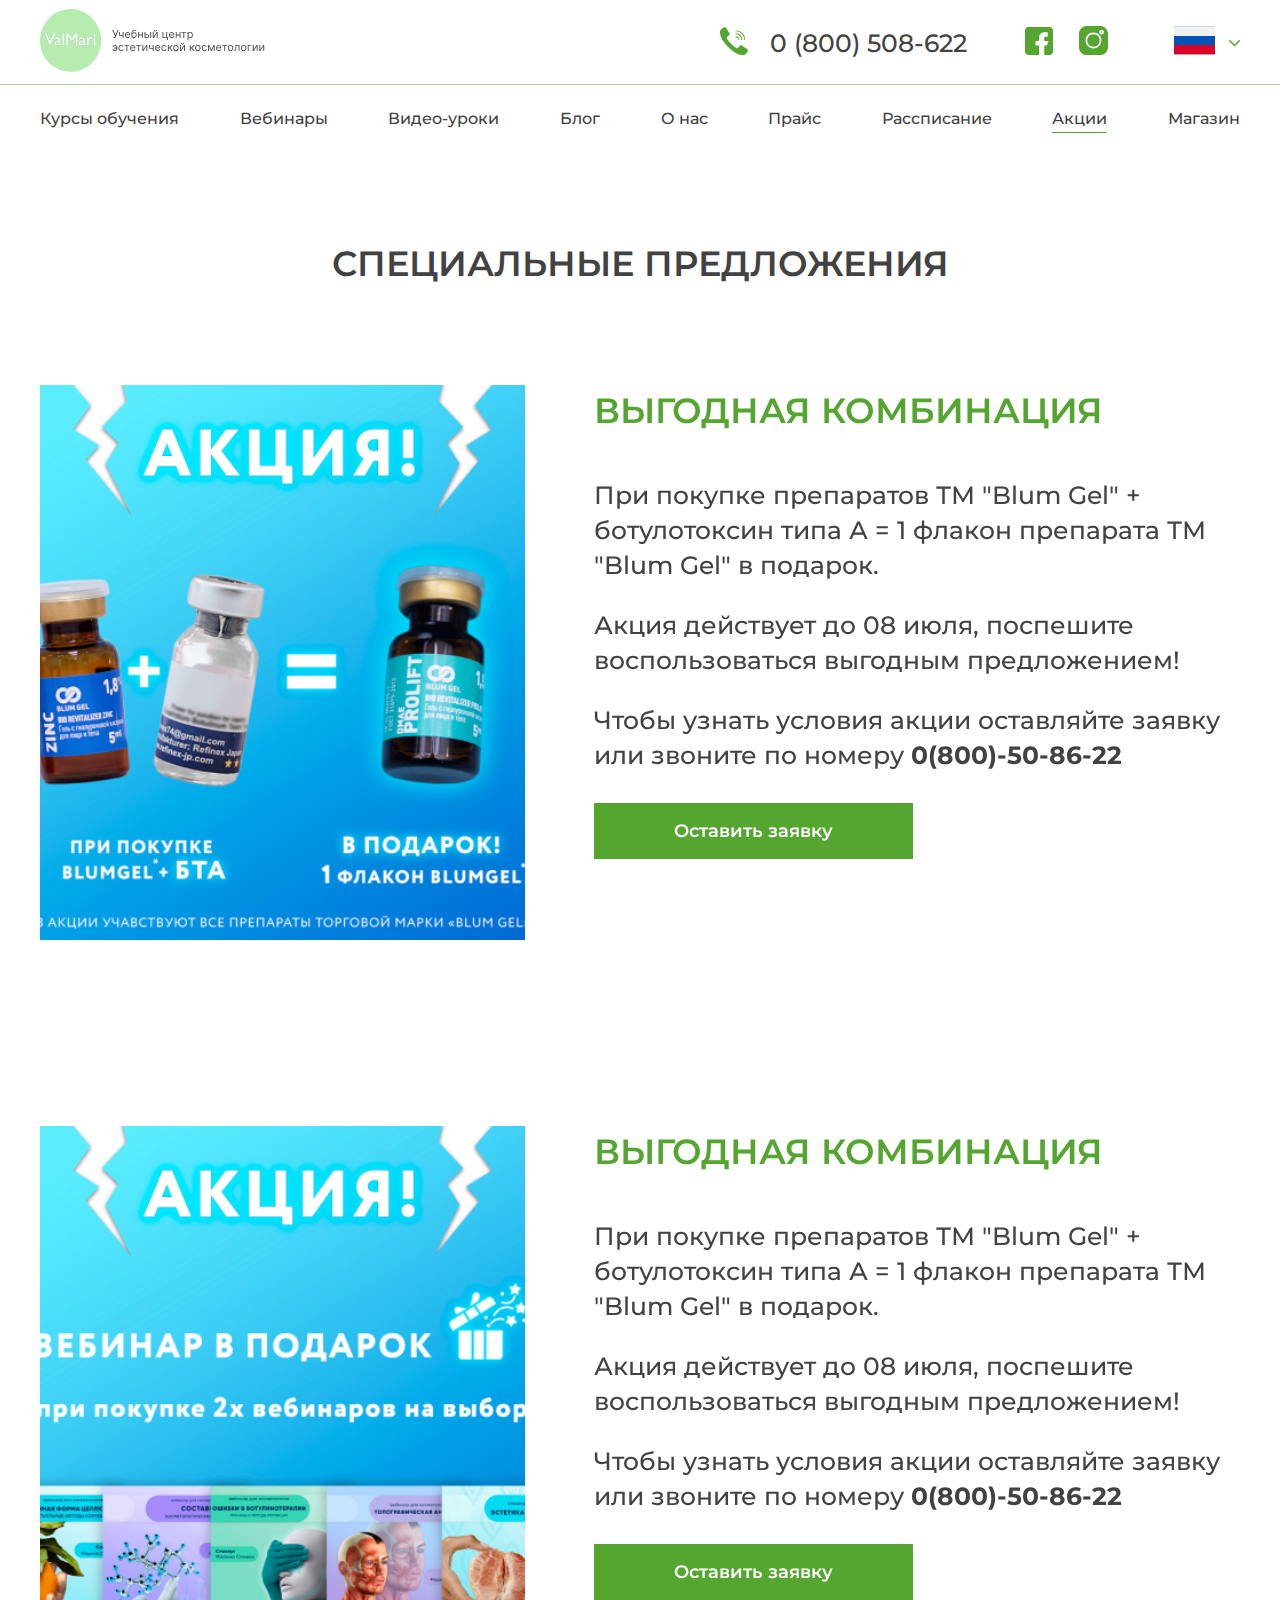
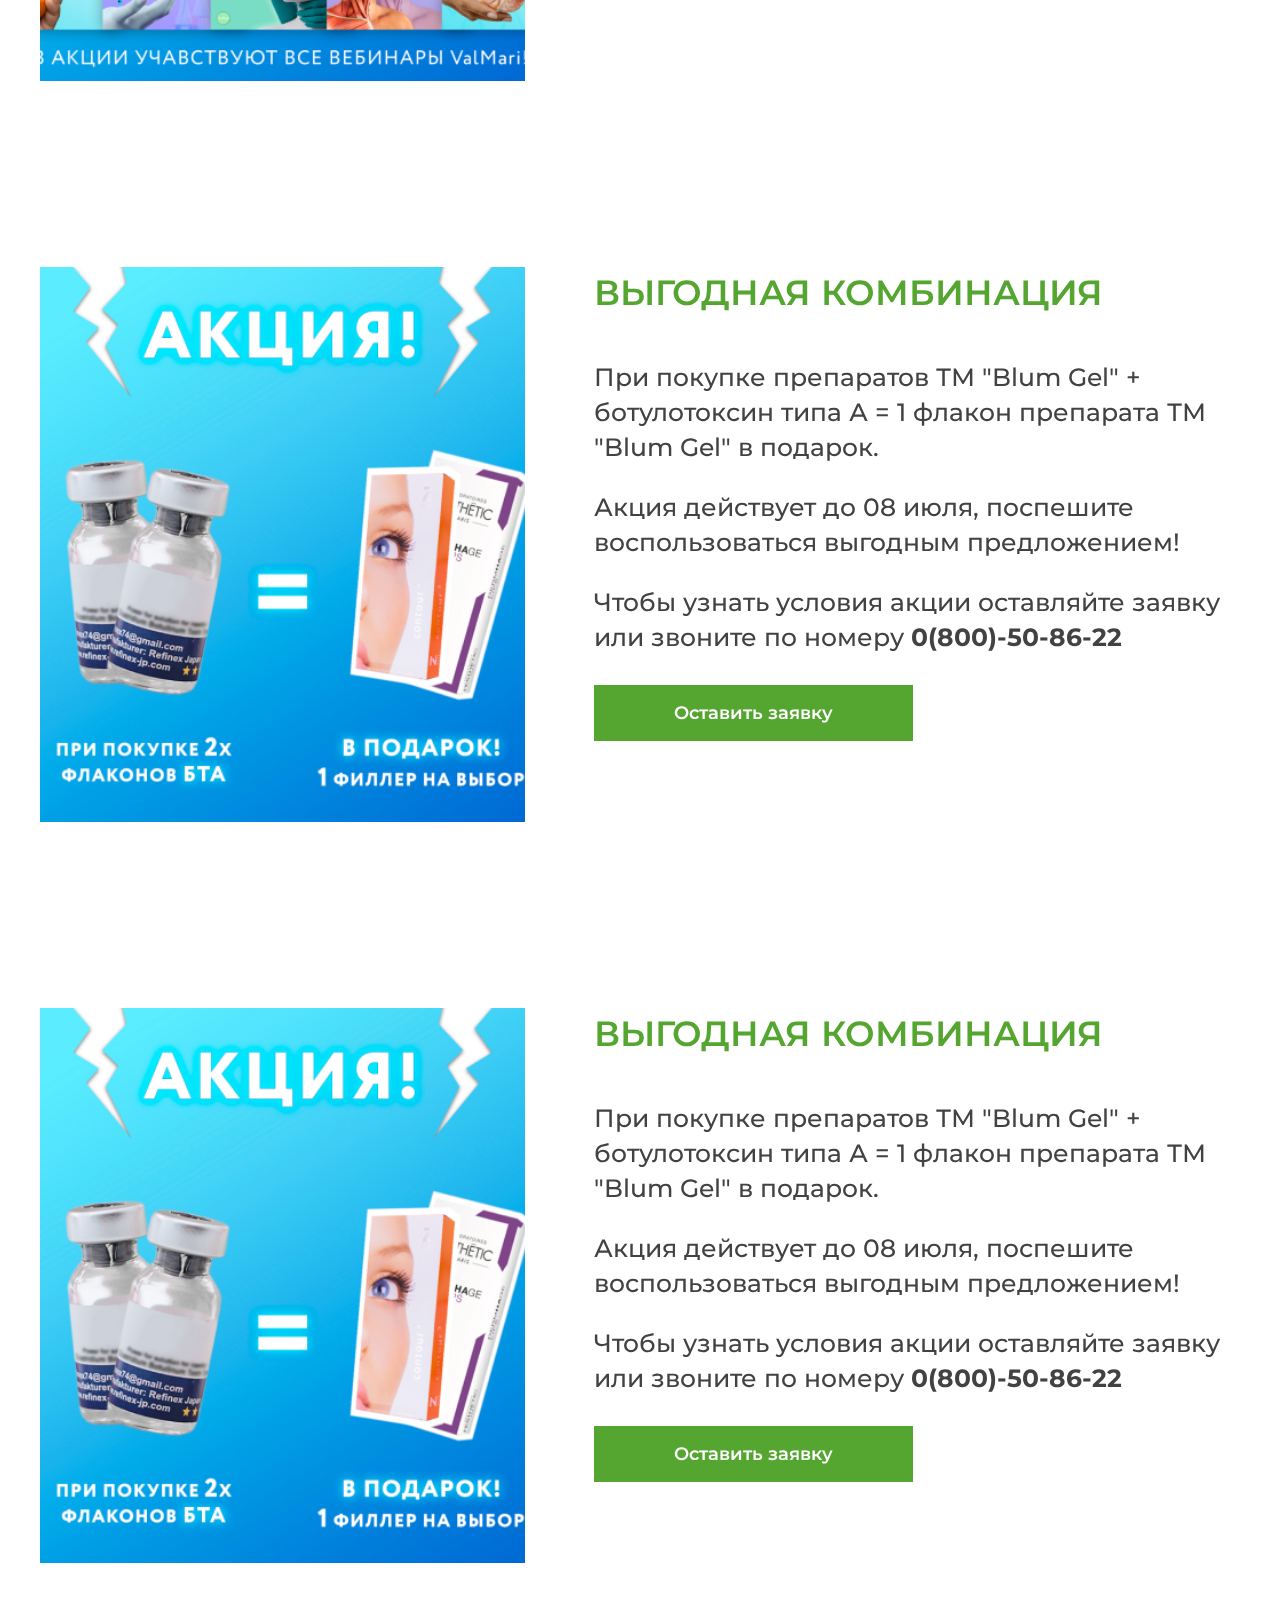
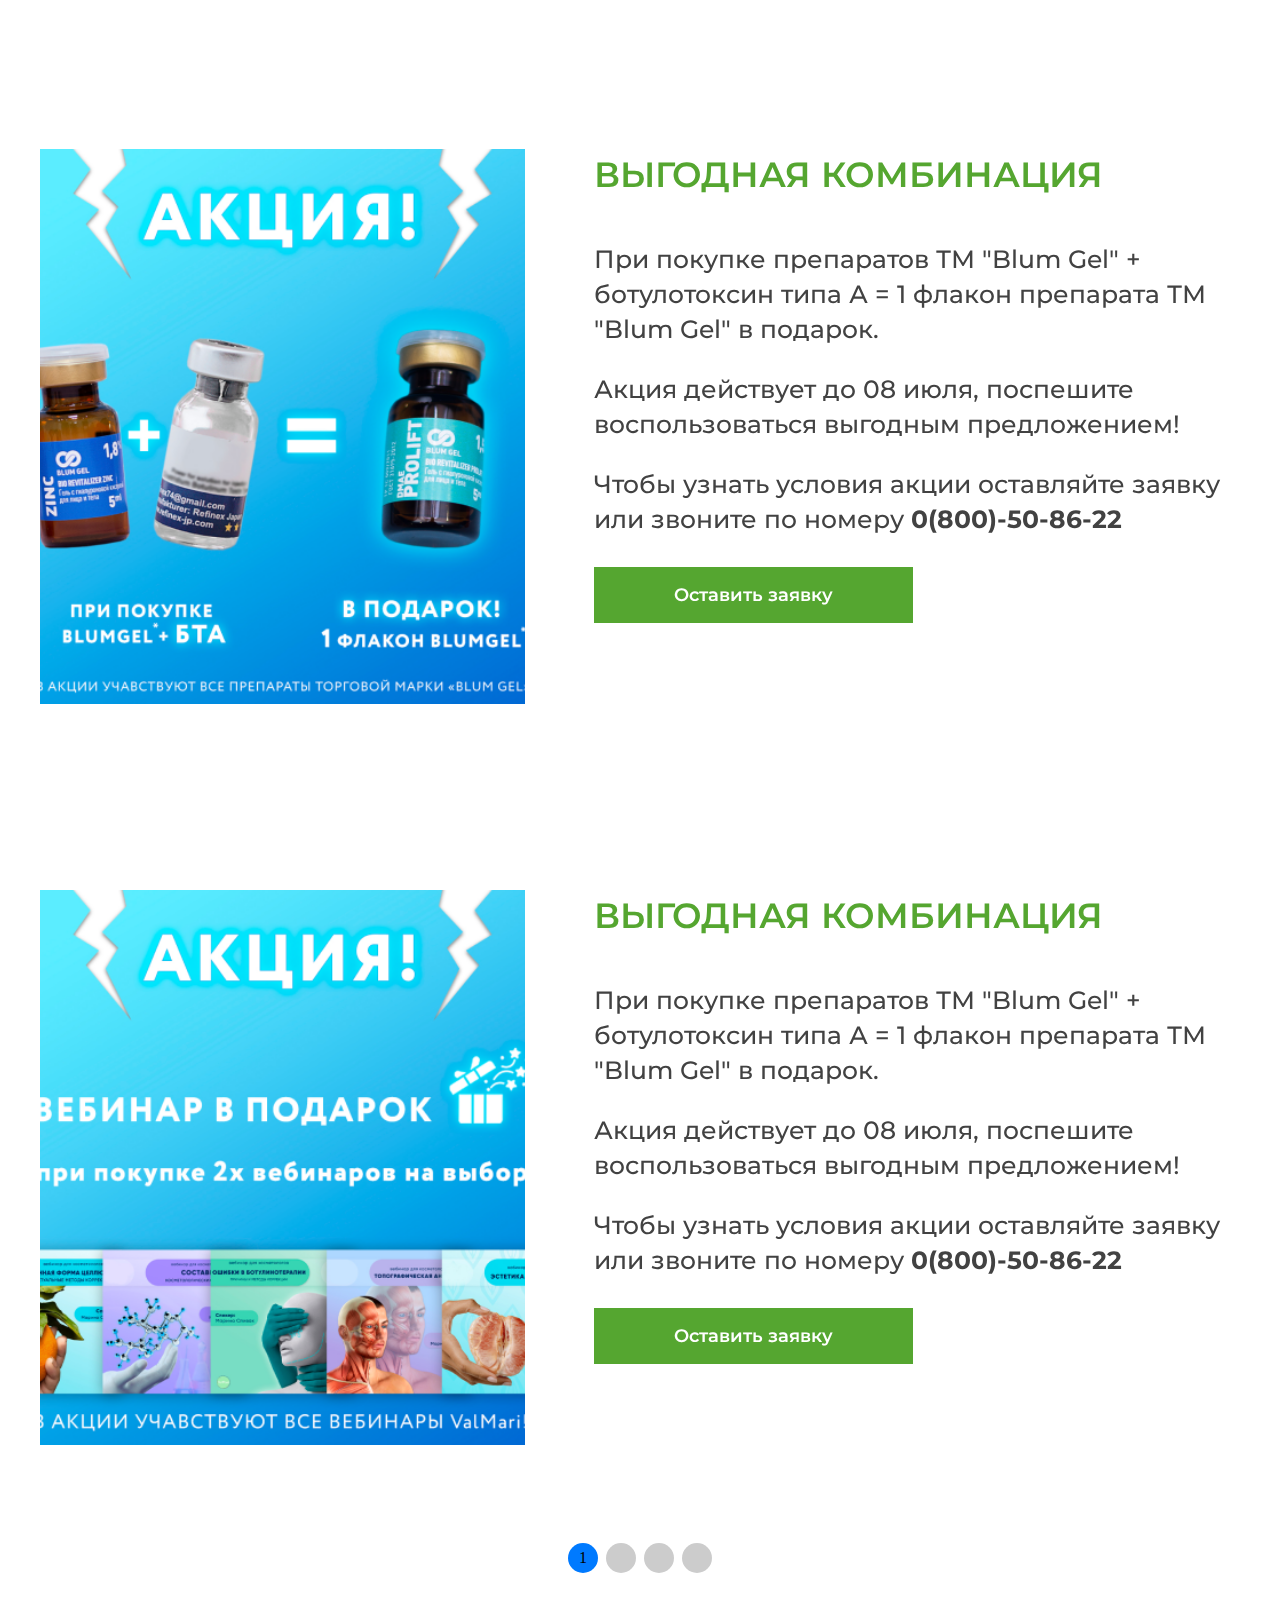
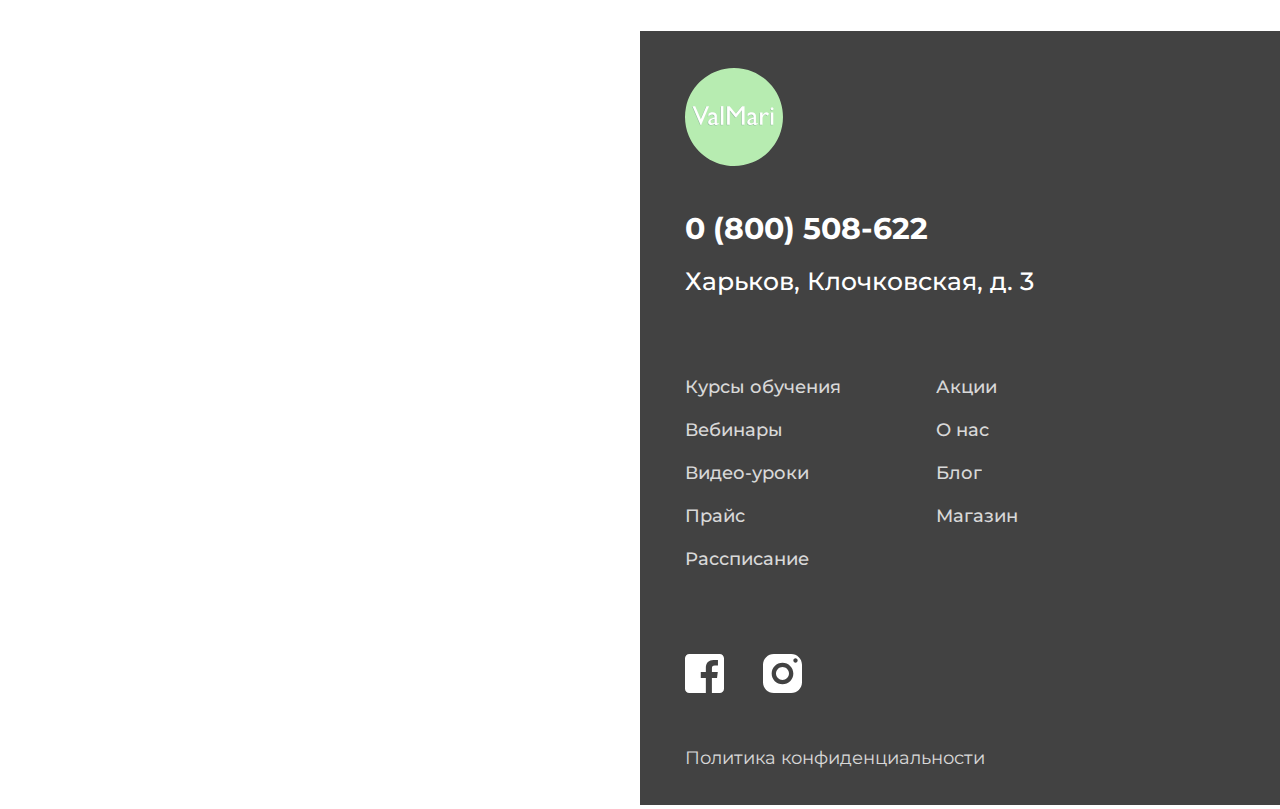
<file: offer.html>
<!DOCTYPE html>
<html lang="en">
  <head>
    <meta charset="UTF-8" />
    <meta http-equiv="X-UA-Compatible" content="IE=edge" />
    <meta name="viewport" content="width=device-width, initial-scale=1.0" />
    <title>ValMari</title>
    <link rel="stylesheet" href="css/offer.css" />
    <link rel="stylesheet" href="css/offer_responsive.css" />
    <link rel="preconnect" href="https://fonts.googleapis.com" />
    <link rel="preconnect" href="https://fonts.gstatic.com" crossorigin />
    <link
      href="https://fonts.googleapis.com/css2?family=Exo:wght@500&family=Montserrat:wght@400;500;600;700&family=Philosopher&family=Raleway:wght@400;500&family=Roboto:wght@400;500;700&display=swap"
      rel="stylesheet"
    />
    <link
      rel="stylesheet"
      href="https://cdn.jsdelivr.net/npm/swiper@9/swiper-bundle.min.css"
    />
  </head>
  <body>
    <!-- MODAL -->
    <div class="modal">
      <div class="modal_overlay"></div>
      <div class="modal_body">
        <h2 class="modal_title">Оставить заявку</h2>
        <h2 class="modal_title2">Спасибо за заявку!</h2>
        <p class="modal_pharagraph">
          Наш менеджер свяжется с вами, а пока посетите нашу страницу в
          Instagram, вас ждут самые выгодные акции!
        </p>
        <div class="inst_link">
          <img src="icons/modal_instagram.svg" alt="" />
          <a href="https://www.instagram.com/valmari_ukraine/"
            >Перейти в Instagram</a
          >
        </div>
        <input id="modal_name" required placeholder="Ваше имя" type="text" />
        <p class="first_alert">Заполните это поле!</p>
        <input
          id="modal_tel"
          required
          placeholder="Ваш номер телефона"
          type="text"
        />
        <p class="second_alert">Заполните это поле!</p>
        <textarea
          id="modal_textarea"
          required
          placeholder="Текст отзыва"
          cols="20"
          rows="7"
        ></textarea>
        <p class="third_alert">Заполните это поле!</p>
        <button class="modal_btn">Отправить заявку</button>
        <div class="modal_close">
          <img src="icons/modal_close.svg" alt="" />
        </div>
      </div>
    </div>
    <!-- CHECKBOX -->
    <input type="checkbox" class="checkbox" name="" id="toogle" />
    <div class="for_responsibility">
      <div class="overlay_burger"></div>
      <div class="container">
        <div class="responsive_header">
          <label for="toogle" class="burger">
            <div class="burger_line first_line"></div>
            <div class="burger_line second_line"></div>
            <div class="burger_line third_line"></div>
          </label>
          <div class="responsive_logo">
            <a href="index.html"><img src="icons/footer_logo.svg" alt="" /></a>
          </div>
          <div class="responsive_phone">
            <a href="tel:+0800508622"><img src="icons/phone.svg" alt="" /></a>
            <a href="tel:+0800508622">0 (800) 508-622</a>
          </div>
        </div>
      </div>
      <div class="navbar_responsive">
        <div class="navbar_phone">
          <a href="tel:+0800508622"><img src="icons/phone.svg" alt="" /></a>
          <a href="tel:+0800508622">0 (800) 508-622</a>
        </div>
        <div class="navbar_language">
          <img src="icons/russia.svg" alt="" />
          <img src="icons/arrow_down.svg" alt="" />
        </div>
        <ul>
          <li><a href="cource.html">Курсы обучения</a></li>
          <li><a href="cource.html">Вебинары</a></li>
          <li><a href="video_cource.html">Видео-уроки</a></li>
          <li><a href="blog.html">Блог</a></li>
          <li><a href="about_us.html">О нас</a></li>
          <li><a href="not_found.html">Прайс</a></li>
          <li><a href="schedule.html">Рассписание</a></li>
          <li><a href="offer.html">Акции</a></li>
          <li><a href="cource.html">Магазин</a></li>
        </ul>
        <div class="navbar_icons">
          <img src="icons/facebook .svg" alt="" />
          <img src="icons/instagram.svg" alt="" />
        </div>
      </div>
    </div>
    <div class="header_bg">
      <div class="container">
        <header>
          <div class="header_logo">
            <a href="index.html">
              <img src="icons/logo.svg" alt="" />
            </a>
          </div>
          <div class="header_contact">
            <a href="tel:+0800508622">
              <img src="icons/phone.svg" alt="" class="phone" />
            </a>
            <a href="tel:+0800508622">
              <h3>0 (800) 508-622</h3>
            </a>
            <a href="https://www.facebook.com/Valmari2015/">
              <img src="icons/facebook .svg" alt="" class="facebook" />
            </a>
            <a href="https://www.instagram.com/valmari_ukraine/">
              <img src="icons/instagram.svg" alt="" class="instagram" />
            </a>
            <div class="language">
              <a href="#">
                <img src="icons/russia.svg" alt="" class="language" />
              </a>
              <a href="#">
                <img src="icons/arrow_down.svg" alt="" class="arrow_down" />
              </a>
            </div>
          </div>
        </header>
      </div>
    </div>
    <div class="container">
      <div class="navbar">
        <ul>
          <li><a href="cource.html">Курсы обучения</a></li>
          <li><a href="cource.html">Вебинары</a></li>
          <li><a href="video_cource.html">Видео-уроки</a></li>
          <li><a href="blog.html">Блог</a></li>
          <li><a href="about_us.html">О нас</a></li>
          <li><a href="not_found.html">Прайс</a></li>
          <li><a href="schedule.html">Рассписание</a></li>
          <li><a href="offer.html">Акции</a></li>
          <li><a href="cource.html">Магазин</a></li>
        </ul>
      </div>
    </div>
    <div class="container">
      <!-- TITLE -->
      <div class="title">
        <h2>Специальные предложения</h2>
      </div>
    </div>
    <!-- OFFER -->
    <div class="offers">
      <div class="swiper mySwiper">
        <div class="swiper-wrapper">
          <div class="swiper-slide">
            <div class="container">
              <div class="offer">
                <div class="offer_item">
                  <div class="offer_img">
                    <img src="images/offer 1.png" alt="" />
                  </div>
                  <div class="offer_text">
                    <h2>Выгодная комбинация</h2>
                    <p>
                      При покупке препаратов ТМ "Blum Gel" + ботулотоксин типа А
                      = 1 флакон препарата ТМ "Blum Gel" в подарок.
                    </p>
                    <p>
                      Акция действует до 08 июля, поспешите воспользоваться
                      выгодным предложением!
                    </p>
                    <p>
                      Чтобы узнать условия акции оставляйте заявку или звоните
                      по номеру <a href="tel:+0800508622"> 0(800)-50-86-22</a>
                    </p>
                    <button class="reg2">Оставить заявку</button>
                  </div>
                </div>
                <div class="offer_item">
                  <div class="offer_img">
                    <img src="images/offer 2.png" alt="" />
                  </div>
                  <div class="offer_text">
                    <h2>Выгодная комбинация</h2>
                    <p>
                      При покупке препаратов ТМ "Blum Gel" + ботулотоксин типа А
                      = 1 флакон препарата ТМ "Blum Gel" в подарок.
                    </p>
                    <p>
                      Акция действует до 08 июля, поспешите воспользоваться
                      выгодным предложением!
                    </p>
                    <p>
                      Чтобы узнать условия акции оставляйте заявку или звоните
                      по номеру <a href="tel:+0800508622"> 0(800)-50-86-22</a>
                    </p>
                    <button class="reg2">Оставить заявку</button>
                  </div>
                </div>
                <div class="offer_item">
                  <div class="offer_img">
                    <img src="images/offer 3.png" alt="" />
                  </div>
                  <div class="offer_text">
                    <h2>Выгодная комбинация</h2>
                    <p>
                      При покупке препаратов ТМ "Blum Gel" + ботулотоксин типа А
                      = 1 флакон препарата ТМ "Blum Gel" в подарок.
                    </p>
                    <p>
                      Акция действует до 08 июля, поспешите воспользоваться
                      выгодным предложением!
                    </p>
                    <p>
                      Чтобы узнать условия акции оставляйте заявку или звоните
                      по номеру <a href="tel:+0800508622"> 0(800)-50-86-22</a>
                    </p>
                    <button class="reg2">Оставить заявку</button>
                  </div>
                </div>
                <div class="offer_item">
                  <div class="offer_img">
                    <img src="images/offer 3.png" alt="" />
                  </div>
                  <div class="offer_text">
                    <h2>Выгодная комбинация</h2>
                    <p>
                      При покупке препаратов ТМ "Blum Gel" + ботулотоксин типа А
                      = 1 флакон препарата ТМ "Blum Gel" в подарок.
                    </p>
                    <p>
                      Акция действует до 08 июля, поспешите воспользоваться
                      выгодным предложением!
                    </p>
                    <p>
                      Чтобы узнать условия акции оставляйте заявку или звоните
                      по номеру <a href="tel:+0800508622"> 0(800)-50-86-22</a>
                    </p>
                    <button class="reg2">Оставить заявку</button>
                  </div>
                </div>
                <div class="offer_item">
                  <div class="offer_img">
                    <img src="images/offer 1.png" alt="" />
                  </div>
                  <div class="offer_text">
                    <h2>Выгодная комбинация</h2>
                    <p>
                      При покупке препаратов ТМ "Blum Gel" + ботулотоксин типа А
                      = 1 флакон препарата ТМ "Blum Gel" в подарок.
                    </p>
                    <p>
                      Акция действует до 08 июля, поспешите воспользоваться
                      выгодным предложением!
                    </p>
                    <p>
                      Чтобы узнать условия акции оставляйте заявку или звоните
                      по номеру <a href="tel:+0800508622"> 0(800)-50-86-22</a>
                    </p>
                    <button class="reg2">Оставить заявку</button>
                  </div>
                </div>
                <div class="offer_item">
                  <div class="offer_img">
                    <img src="images/offer 2.png" alt="" />
                  </div>
                  <div class="offer_text">
                    <h2>Выгодная комбинация</h2>
                    <p>
                      При покупке препаратов ТМ "Blum Gel" + ботулотоксин типа А
                      = 1 флакон препарата ТМ "Blum Gel" в подарок.
                    </p>
                    <p>
                      Акция действует до 08 июля, поспешите воспользоваться
                      выгодным предложением!
                    </p>
                    <p>
                      Чтобы узнать условия акции оставляйте заявку или звоните
                      по номеру <a href="tel:+0800508622"> 0(800)-50-86-22</a>
                    </p>
                    <button class="reg2">Оставить заявку</button>
                  </div>
                </div>
              </div>
            </div>
          </div>
          <div class="swiper-slide">
            <div class="container">
              <div class="offer">
                <div class="offer_item">
                  <div class="offer_img">
                    <img src="images/offer 3.png" alt="" />
                  </div>
                  <div class="offer_text">
                    <h2>Выгодная комбинация</h2>
                    <p>
                      При покупке препаратов ТМ "Blum Gel" + ботулотоксин типа А
                      = 1 флакон препарата ТМ "Blum Gel" в подарок.
                    </p>
                    <p>
                      Акция действует до 08 июля, поспешите воспользоваться
                      выгодным предложением!
                    </p>
                    <p>
                      Чтобы узнать условия акции оставляйте заявку или звоните
                      по номеру <a href="tel:+0800508622"> 0(800)-50-86-22</a>
                    </p>
                    <button class="reg2">Оставить заявку</button>
                  </div>
                </div>
                <div class="offer_item">
                  <div class="offer_img">
                    <img src="images/offer 1.png" alt="" />
                  </div>
                  <div class="offer_text">
                    <h2>Выгодная комбинация</h2>
                    <p>
                      При покупке препаратов ТМ "Blum Gel" + ботулотоксин типа А
                      = 1 флакон препарата ТМ "Blum Gel" в подарок.
                    </p>
                    <p>
                      Акция действует до 08 июля, поспешите воспользоваться
                      выгодным предложением!
                    </p>
                    <p>
                      Чтобы узнать условия акции оставляйте заявку или звоните
                      по номеру <a href="tel:+0800508622"> 0(800)-50-86-22</a>
                    </p>
                    <button class="reg2">Оставить заявку</button>
                  </div>
                </div>
                <div class="offer_item">
                  <div class="offer_img">
                    <img src="images/offer 2.png" alt="" />
                  </div>
                  <div class="offer_text">
                    <h2>Выгодная комбинация</h2>
                    <p>
                      При покупке препаратов ТМ "Blum Gel" + ботулотоксин типа А
                      = 1 флакон препарата ТМ "Blum Gel" в подарок.
                    </p>
                    <p>
                      Акция действует до 08 июля, поспешите воспользоваться
                      выгодным предложением!
                    </p>
                    <p>
                      Чтобы узнать условия акции оставляйте заявку или звоните
                      по номеру <a href="tel:+0800508622"> 0(800)-50-86-22</a>
                    </p>
                    <button class="reg2">Оставить заявку</button>
                  </div>
                </div>
                <div class="offer_item">
                  <div class="offer_img">
                    <img src="images/offer 1.png" alt="" />
                  </div>
                  <div class="offer_text">
                    <h2>Выгодная комбинация</h2>
                    <p>
                      При покупке препаратов ТМ "Blum Gel" + ботулотоксин типа А
                      = 1 флакон препарата ТМ "Blum Gel" в подарок.
                    </p>
                    <p>
                      Акция действует до 08 июля, поспешите воспользоваться
                      выгодным предложением!
                    </p>
                    <p>
                      Чтобы узнать условия акции оставляйте заявку или звоните
                      по номеру <a href="tel:+0800508622"> 0(800)-50-86-22</a>
                    </p>
                    <button class="reg2">Оставить заявку</button>
                  </div>
                </div>
                <div class="offer_item">
                  <div class="offer_img">
                    <img src="images/offer 3.png" alt="" />
                  </div>
                  <div class="offer_text">
                    <h2>Выгодная комбинация</h2>
                    <p>
                      При покупке препаратов ТМ "Blum Gel" + ботулотоксин типа А
                      = 1 флакон препарата ТМ "Blum Gel" в подарок.
                    </p>
                    <p>
                      Акция действует до 08 июля, поспешите воспользоваться
                      выгодным предложением!
                    </p>
                    <p>
                      Чтобы узнать условия акции оставляйте заявку или звоните
                      по номеру <a href="tel:+0800508622"> 0(800)-50-86-22</a>
                    </p>
                    <button class="reg2">Оставить заявку</button>
                  </div>
                </div>
                <div class="offer_item">
                  <div class="offer_img">
                    <img src="images/offer 2.png" alt="" />
                  </div>
                  <div class="offer_text">
                    <h2>Выгодная комбинация</h2>
                    <p>
                      При покупке препаратов ТМ "Blum Gel" + ботулотоксин типа А
                      = 1 флакон препарата ТМ "Blum Gel" в подарок.
                    </p>
                    <p>
                      Акция действует до 08 июля, поспешите воспользоваться
                      выгодным предложением!
                    </p>
                    <p>
                      Чтобы узнать условия акции оставляйте заявку или звоните
                      по номеру <a href="tel:+0800508622"> 0(800)-50-86-22</a>
                    </p>
                    <button class="reg2">Оставить заявку</button>
                  </div>
                </div>
              </div>
            </div>
          </div>
          <div class="swiper-slide">
            <div class="container">
              <div class="offer">
                <div class="offer_item">
                  <div class="offer_img">
                    <img src="images/offer 1.png" alt="" />
                  </div>
                  <div class="offer_text">
                    <h2>Выгодная комбинация</h2>
                    <p>
                      При покупке препаратов ТМ "Blum Gel" + ботулотоксин типа А
                      = 1 флакон препарата ТМ "Blum Gel" в подарок.
                    </p>
                    <p>
                      Акция действует до 08 июля, поспешите воспользоваться
                      выгодным предложением!
                    </p>
                    <p>
                      Чтобы узнать условия акции оставляйте заявку или звоните
                      по номеру <a href="tel:+0800508622"> 0(800)-50-86-22</a>
                    </p>
                    <button class="reg2">Оставить заявку</button>
                  </div>
                </div>
                <div class="offer_item">
                  <div class="offer_img">
                    <img src="images/offer 2.png" alt="" />
                  </div>
                  <div class="offer_text">
                    <h2>Выгодная комбинация</h2>
                    <p>
                      При покупке препаратов ТМ "Blum Gel" + ботулотоксин типа А
                      = 1 флакон препарата ТМ "Blum Gel" в подарок.
                    </p>
                    <p>
                      Акция действует до 08 июля, поспешите воспользоваться
                      выгодным предложением!
                    </p>
                    <p>
                      Чтобы узнать условия акции оставляйте заявку или звоните
                      по номеру <a href="tel:+0800508622"> 0(800)-50-86-22</a>
                    </p>
                    <button class="reg2">Оставить заявку</button>
                  </div>
                </div>
                <div class="offer_item">
                  <div class="offer_img">
                    <img src="images/offer 3.png" alt="" />
                  </div>
                  <div class="offer_text">
                    <h2>Выгодная комбинация</h2>
                    <p>
                      При покупке препаратов ТМ "Blum Gel" + ботулотоксин типа А
                      = 1 флакон препарата ТМ "Blum Gel" в подарок.
                    </p>
                    <p>
                      Акция действует до 08 июля, поспешите воспользоваться
                      выгодным предложением!
                    </p>
                    <p>
                      Чтобы узнать условия акции оставляйте заявку или звоните
                      по номеру <a href="tel:+0800508622"> 0(800)-50-86-22</a>
                    </p>
                    <button class="reg2">Оставить заявку</button>
                  </div>
                </div>
                <div class="offer_item">
                  <div class="offer_img">
                    <img src="images/offer 3.png" alt="" />
                  </div>
                  <div class="offer_text">
                    <h2>Выгодная комбинация</h2>
                    <p>
                      При покупке препаратов ТМ "Blum Gel" + ботулотоксин типа А
                      = 1 флакон препарата ТМ "Blum Gel" в подарок.
                    </p>
                    <p>
                      Акция действует до 08 июля, поспешите воспользоваться
                      выгодным предложением!
                    </p>
                    <p>
                      Чтобы узнать условия акции оставляйте заявку или звоните
                      по номеру <a href="tel:+0800508622"> 0(800)-50-86-22</a>
                    </p>
                    <button class="reg2">Оставить заявку</button>
                  </div>
                </div>
                <div class="offer_item">
                  <div class="offer_img">
                    <img src="images/offer 1.png" alt="" />
                  </div>
                  <div class="offer_text">
                    <h2>Выгодная комбинация</h2>
                    <p>
                      При покупке препаратов ТМ "Blum Gel" + ботулотоксин типа А
                      = 1 флакон препарата ТМ "Blum Gel" в подарок.
                    </p>
                    <p>
                      Акция действует до 08 июля, поспешите воспользоваться
                      выгодным предложением!
                    </p>
                    <p>
                      Чтобы узнать условия акции оставляйте заявку или звоните
                      по номеру <a href="tel:+0800508622"> 0(800)-50-86-22</a>
                    </p>
                    <button class="reg2">Оставить заявку</button>
                  </div>
                </div>
                <div class="offer_item">
                  <div class="offer_img">
                    <img src="images/offer 2.png" alt="" />
                  </div>
                  <div class="offer_text">
                    <h2>Выгодная комбинация</h2>
                    <p>
                      При покупке препаратов ТМ "Blum Gel" + ботулотоксин типа А
                      = 1 флакон препарата ТМ "Blum Gel" в подарок.
                    </p>
                    <p>
                      Акция действует до 08 июля, поспешите воспользоваться
                      выгодным предложением!
                    </p>
                    <p>
                      Чтобы узнать условия акции оставляйте заявку или звоните
                      по номеру <a href="tel:+0800508622"> 0(800)-50-86-22</a>
                    </p>
                    <button class="reg2">Оставить заявку</button>
                  </div>
                </div>
              </div>
            </div>
          </div>
          <div class="swiper-slide">
            <div class="container">
              <div class="offer">
                <div class="offer_item">
                  <div class="offer_img">
                    <img src="images/offer 3.png" alt="" />
                  </div>
                  <div class="offer_text">
                    <h2>Выгодная комбинация</h2>
                    <p>
                      При покупке препаратов ТМ "Blum Gel" + ботулотоксин типа А
                      = 1 флакон препарата ТМ "Blum Gel" в подарок.
                    </p>
                    <p>
                      Акция действует до 08 июля, поспешите воспользоваться
                      выгодным предложением!
                    </p>
                    <p>
                      Чтобы узнать условия акции оставляйте заявку или звоните
                      по номеру <a href="tel:+0800508622"> 0(800)-50-86-22</a>
                    </p>
                    <button class="reg2">Оставить заявку</button>
                  </div>
                </div>
                <div class="offer_item">
                  <div class="offer_img">
                    <img src="images/offer 1.png" alt="" />
                  </div>
                  <div class="offer_text">
                    <h2>Выгодная комбинация</h2>
                    <p>
                      При покупке препаратов ТМ "Blum Gel" + ботулотоксин типа А
                      = 1 флакон препарата ТМ "Blum Gel" в подарок.
                    </p>
                    <p>
                      Акция действует до 08 июля, поспешите воспользоваться
                      выгодным предложением!
                    </p>
                    <p>
                      Чтобы узнать условия акции оставляйте заявку или звоните
                      по номеру <a href="tel:+0800508622"> 0(800)-50-86-22</a>
                    </p>
                    <button class="reg2">Оставить заявку</button>
                  </div>
                </div>
                <div class="offer_item">
                  <div class="offer_img">
                    <img src="images/offer 2.png" alt="" />
                  </div>
                  <div class="offer_text">
                    <h2>Выгодная комбинация</h2>
                    <p>
                      При покупке препаратов ТМ "Blum Gel" + ботулотоксин типа А
                      = 1 флакон препарата ТМ "Blum Gel" в подарок.
                    </p>
                    <p>
                      Акция действует до 08 июля, поспешите воспользоваться
                      выгодным предложением!
                    </p>
                    <p>
                      Чтобы узнать условия акции оставляйте заявку или звоните
                      по номеру <a href="tel:+0800508622"> 0(800)-50-86-22</a>
                    </p>
                    <button class="reg2">Оставить заявку</button>
                  </div>
                </div>
                <div class="offer_item">
                  <div class="offer_img">
                    <img src="images/offer 1.png" alt="" />
                  </div>
                  <div class="offer_text">
                    <h2>Выгодная комбинация</h2>
                    <p>
                      При покупке препаратов ТМ "Blum Gel" + ботулотоксин типа А
                      = 1 флакон препарата ТМ "Blum Gel" в подарок.
                    </p>
                    <p>
                      Акция действует до 08 июля, поспешите воспользоваться
                      выгодным предложением!
                    </p>
                    <p>
                      Чтобы узнать условия акции оставляйте заявку или звоните
                      по номеру <a href="tel:+0800508622"> 0(800)-50-86-22</a>
                    </p>
                    <button class="reg2">Оставить заявку</button>
                  </div>
                </div>
                <div class="offer_item">
                  <div class="offer_img">
                    <img src="images/offer 3.png" alt="" />
                  </div>
                  <div class="offer_text">
                    <h2>Выгодная комбинация</h2>
                    <p>
                      При покупке препаратов ТМ "Blum Gel" + ботулотоксин типа А
                      = 1 флакон препарата ТМ "Blum Gel" в подарок.
                    </p>
                    <p>
                      Акция действует до 08 июля, поспешите воспользоваться
                      выгодным предложением!
                    </p>
                    <p>
                      Чтобы узнать условия акции оставляйте заявку или звоните
                      по номеру <a href="tel:+0800508622"> 0(800)-50-86-22</a>
                    </p>
                    <button class="reg2">Оставить заявку</button>
                  </div>
                </div>
                <div class="offer_item">
                  <div class="offer_img">
                    <img src="images/offer 2.png" alt="" />
                  </div>
                  <div class="offer_text">
                    <h2>Выгодная комбинация</h2>
                    <p>
                      При покупке препаратов ТМ "Blum Gel" + ботулотоксин типа А
                      = 1 флакон препарата ТМ "Blum Gel" в подарок.
                    </p>
                    <p>
                      Акция действует до 08 июля, поспешите воспользоваться
                      выгодным предложением!
                    </p>
                    <p>
                      Чтобы узнать условия акции оставляйте заявку или звоните
                      по номеру <a href="tel:+0800508622"> 0(800)-50-86-22</a>
                    </p>
                    <button class="reg2">Оставить заявку</button>
                  </div>
                </div>
              </div>
            </div>
          </div>
        </div>
        <div class="swiper-pagination"></div>
      </div>
    </div>
    <!-- FOOTER -->
    <footer>
      <div class="footer_map">
        <iframe
          src="https://www.google.com/maps/embed?pb=!1m18!1m12!1m3!1d3039.367930489372!2d49.84653408092322!3d40.37853740559822!2m3!1f0!2f0!3f0!3m2!1i1024!2i768!4f13.1!3m3!1m2!1s0x40307da6571f6cc7%3A0x8c29ed401e1df1e7!2sCentral%20Bank%20of%20the%20Republic%20of%20Azerbaijan!5e0!3m2!1saz!2saz!4v1677946677176!5m2!1saz!2saz"
          width="100%"
          height="100%"
          style="border: 0"
          allowfullscreen=""
          loading="lazy"
          referrerpolicy="no-referrer-when-downgrade"
        ></iframe>
        <a href="not_found.html" class="goverment_480"
          >Политика конфиденциальности</a
        >
      </div>
      <div class="footer_text">
        <img src="icons/footer_logo.svg" alt="" />
        <a href="tel:+0800508622" class="footer_phone">0 (800) 508-622</a>
        <p>Харьков, Клочковская, д. 3</p>
        <div class="footer_nav">
          <ul class="left_nav">
            <li><a href="cource.html">Курсы обучения</a></li>
            <li><a href="cource.html">Вебинары</a></li>
            <li><a href="cource.html">Видео-уроки</a></li>
            <li><a href="not_found.html">Прайс</a></li>
            <li><a href="schedule.html">Рассписание</a></li>
          </ul>
          <ul class="right_nav">
            <li><a href="offer.html">Акции</a></li>
            <li><a href="about_us.html">О нас</a></li>
            <li><a href="blog.html">Блог</a></li>
            <li><a href="cource.html">Магазин</a></li>
          </ul>
        </div>
        <div class="footer_icons">
          <a href="https://www.facebook.com/Valmari2015/">
            <img src="icons/footer_facebook.svg" alt="" />
          </a>
          <a href="https://www.instagram.com/valmari_ukraine/">
            <img src="icons/footer_instagram.svg" alt="" />
          </a>
        </div>
        <a href="not_found.html" class="goverment"
          >Политика конфиденциальности</a
        >
      </div>
    </footer>
    <script src="js/modal.js"></script>
    <script src="https://cdn.jsdelivr.net/npm/swiper@9/swiper-bundle.min.js"></script>
    <script src="js/offer_swipe.js"></script>
  </body>
</html>
</file>
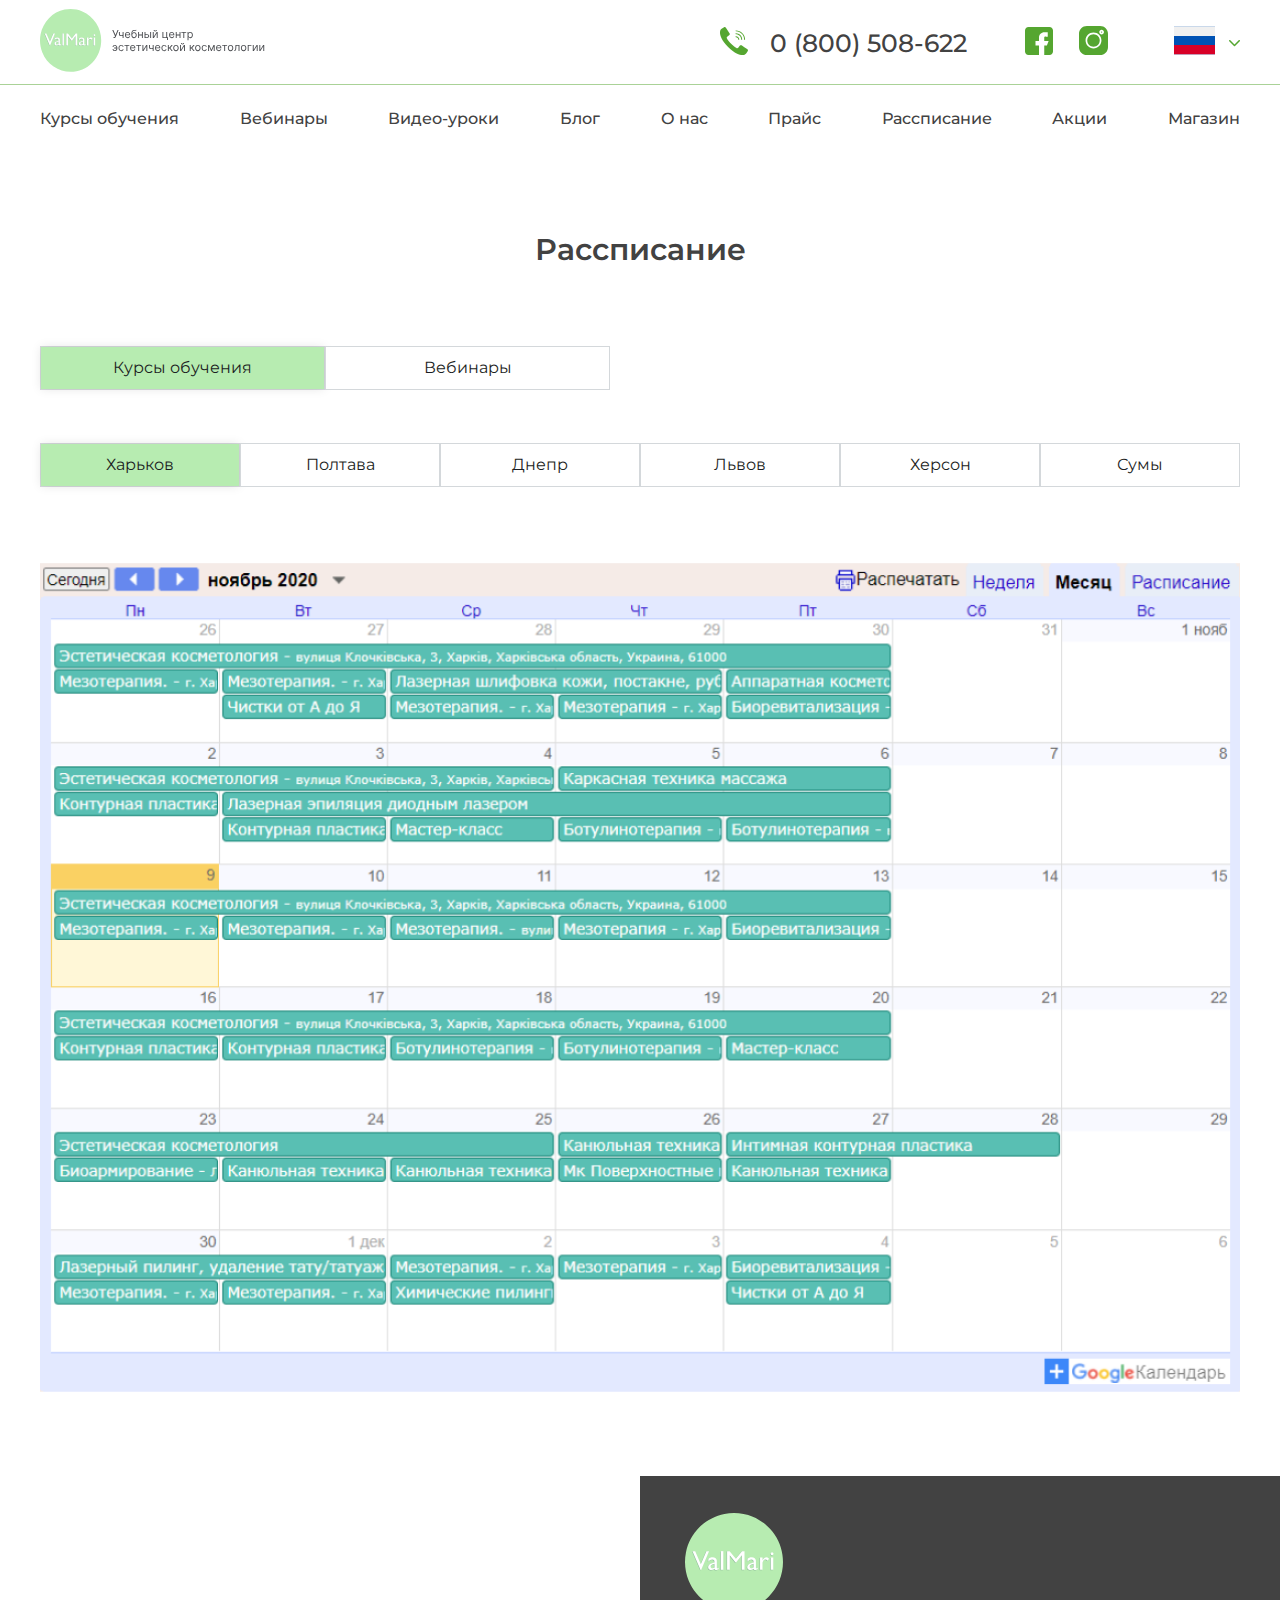
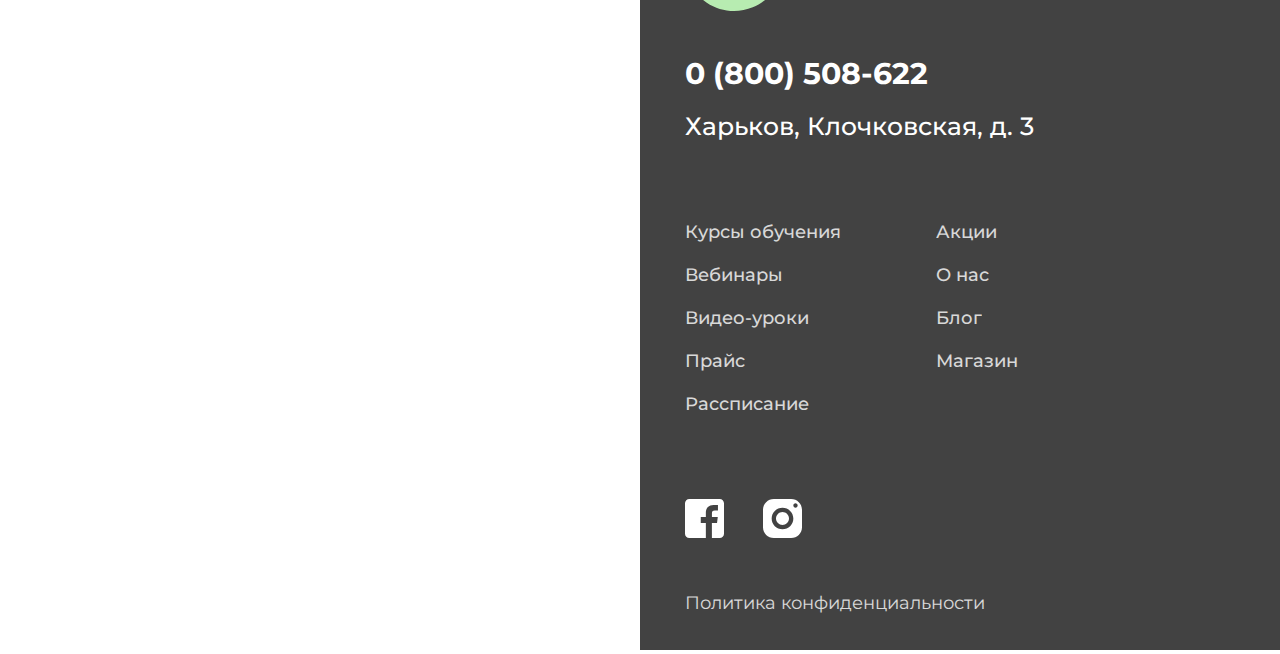
<file: schedule.html>
<!DOCTYPE html>
<html lang="en">
  <head>
    <meta charset="UTF-8" />
    <meta http-equiv="X-UA-Compatible" content="IE=edge" />
    <meta name="viewport" content="width=device-width, initial-scale=1.0" />
    <title>ValMari</title>
    <link rel="stylesheet" href="css/schedule.css" />
    <link rel="stylesheet" href="css/schedule_responsive.css" />
    <link rel="preconnect" href="https://fonts.googleapis.com" />
    <link rel="preconnect" href="https://fonts.gstatic.com" crossorigin />
    <link
      href="https://fonts.googleapis.com/css2?family=Exo:wght@500&family=Montserrat:wght@400;500;600;700&family=Philosopher&family=Raleway:wght@400;500&family=Roboto:wght@400;500;700&display=swap"
      rel="stylesheet"
    />
  </head>
  <body>
    <input type="checkbox" class="checkbox" name="" id="toogle" />
    <div class="for_responsibility">
      <div class="overlay_burger"></div>
      <div class="container">
        <div class="responsive_header">
          <label for="toogle" class="burger">
            <div class="burger_line first_line"></div>
            <div class="burger_line second_line"></div>
            <div class="burger_line third_line"></div>
          </label>
          <div class="responsive_logo">
            <a href="index.html"><img src="icons/footer_logo.svg" alt="" /></a>
          </div>
          <div class="responsive_phone">
            <a href="tel:+0800508622"><img src="icons/phone.svg" alt="" /></a>
            <a href="tel:+0800508622">0 (800) 508-622</a>
          </div>
        </div>
      </div>
      <div class="navbar_responsive">
        <div class="navbar_phone">
          <a href="tel:+0800508622"><img src="icons/phone.svg" alt="" /></a>
          <a href="tel:+0800508622">0 (800) 508-622</a>
        </div>
        <div class="navbar_language">
          <img src="icons/russia.svg" alt="" />
          <img src="icons/arrow_down.svg" alt="" />
        </div>
        <ul>
          <li><a href="cource.html">Курсы обучения</a></li>
          <li><a href="cource.html">Вебинары</a></li>
          <li><a href="video_cource.html">Видео-уроки</a></li>
          <li><a href="blog.html">Блог</a></li>
          <li><a href="about_us.html">О нас</a></li>
          <li><a href="not_found.html">Прайс</a></li>
          <li><a href="schedule.html">Рассписание</a></li>
          <li><a href="offer.html">Акции</a></li>
          <li><a href="cource.html">Магазин</a></li>
        </ul>
        <div class="navbar_icons">
          <img src="icons/facebook .svg" alt="" />
          <img src="icons/instagram.svg" alt="" />
        </div>
      </div>
    </div>
    <div class="header_bg">
      <div class="container">
        <header>
          <div class="header_logo">
            <a href="index.html">
              <img src="icons/logo.svg" alt="" />
            </a>
          </div>
          <div class="header_contact">
            <a href="tel:+0800508622">
              <img src="icons/phone.svg" alt="" class="phone" />
            </a>
            <a href="tel:+0800508622">
              <h3>0 (800) 508-622</h3>
            </a>
            <a href="https://www.facebook.com/Valmari2015/">
              <img src="icons/facebook .svg" alt="" class="facebook" />
            </a>
            <a href="https://www.instagram.com/valmari_ukraine/">
              <img src="icons/instagram.svg" alt="" class="instagram" />
            </a>
            <div class="language">
              <a href="#">
                <img src="icons/russia.svg" alt="" class="language" />
              </a>
              <a href="#">
                <img src="icons/arrow_down.svg" alt="" class="arrow_down" />
              </a>
            </div>
          </div>
        </header>
      </div>
    </div>
    <div class="container">
      <div class="navbar">
        <ul>
          <li><a href="cource.html">Курсы обучения</a></li>
          <li><a href="cource.html">Вебинары</a></li>
          <li><a href="video_cource.html">Видео-уроки</a></li>
          <li><a href="blog.html">Блог</a></li>
          <li><a href="about_us.html">О нас</a></li>
          <li><a href="not_found.html">Прайс</a></li>
          <li><a href="schedule.html">Рассписание</a></li>
          <li><a href="offer.html">Акции</a></li>
          <li><a href="cource.html">Магазин</a></li>
        </ul>
      </div>
    </div>
    <div class="container">
      <!-- TITLE -->
      <div class="title">
        <h2>Рассписание</h2>
      </div>
      <!-- SMALL NAVBAR -->
      <div class="navbar_768">
        <div class="small_navbar">
          <div class="navbar_item">
            <input type="radio" name="aaa" checked />
            <label for="aaa">Курсы обучения </label>
          </div>
          <div class="navbar_item">
            <input type="radio" name="aaa" />
            <label for="aaa">Вебинары </label>
          </div>
        </div>
        <p>Ваш город:</p>
        <select>
          <option>Харьков</option>
          <option>Полтава</option>
          <option>Днепр</option>
          <option>Львов</option>
          <option>Херсон</option>
          <option>Сумы</option>
        </select>
      </div>
      <div class="big_navbar">
        <div class="navbar_item_two">
          <input type="radio" name="bbb" checked />
          <label for="bbb">Харьков</label>
        </div>
        <div class="navbar_item_two">
          <input type="radio" name="bbb" />
          <label for="bbb">Полтава</label>
        </div>
        <div class="navbar_item_two">
          <input type="radio" name="bbb" />
          <label for="bbb">Днепр</label>
        </div>
        <div class="navbar_item_two">
          <input type="radio" name="bbb" />
          <label for="bbb">Львов</label>
        </div>
        <div class="navbar_item_two">
          <input type="radio" name="bbb" />
          <label for="bbb">Херсон</label>
        </div>
        <div class="navbar_item_two">
          <input type="radio" name="bbb" />
          <label for="bbb">Сумы</label>
        </div>
      </div>
      <!-- SCHEDULE -->
      <div class="schedule_img">
        <img src="images/schedule.png" alt="" />
      </div>
    </div>
    <!-- FOOTER -->
    <footer>
      <div class="footer_map">
        <iframe
          src="https://www.google.com/maps/embed?pb=!1m18!1m12!1m3!1d3039.367930489372!2d49.84653408092322!3d40.37853740559822!2m3!1f0!2f0!3f0!3m2!1i1024!2i768!4f13.1!3m3!1m2!1s0x40307da6571f6cc7%3A0x8c29ed401e1df1e7!2sCentral%20Bank%20of%20the%20Republic%20of%20Azerbaijan!5e0!3m2!1saz!2saz!4v1677946677176!5m2!1saz!2saz"
          width="100%"
          height="100%"
          style="border: 0"
          allowfullscreen=""
          loading="lazy"
          referrerpolicy="no-referrer-when-downgrade"
        ></iframe>
        <a href="not_found.html" class="goverment_480"
          >Политика конфиденциальности</a
        >
      </div>
      <div class="footer_text">
        <img src="icons/footer_logo.svg" alt="" />
        <a href="tel:+0800508622" class="footer_phone">0 (800) 508-622</a>
        <p>Харьков, Клочковская, д. 3</p>
        <div class="footer_nav">
          <ul class="left_nav">
            <li><a href="cource.html">Курсы обучения</a></li>
            <li><a href="cource.html">Вебинары</a></li>
            <li><a href="cource.html">Видео-уроки</a></li>
            <li><a href="not_found.html">Прайс</a></li>
            <li><a href="schedule.html">Рассписание</a></li>
          </ul>
          <ul class="right_nav">
            <li><a href="offer.html">Акции</a></li>
            <li><a href="about_us.html">О нас</a></li>
            <li><a href="blog.html">Блог</a></li>
            <li><a href="cource.html">Магазин</a></li>
          </ul>
        </div>
        <div class="footer_icons">
          <a href="https://www.facebook.com/Valmari2015/">
            <img src="icons/footer_facebook.svg" alt="" />
          </a>
          <a href="https://www.instagram.com/valmari_ukraine/">
            <img src="icons/footer_instagram.svg" alt="" />
          </a>
        </div>
        <a href="not_found.html" class="goverment"
          >Политика конфиденциальности</a
        >
      </div>
    </footer>
  </body>
</html>
</file>
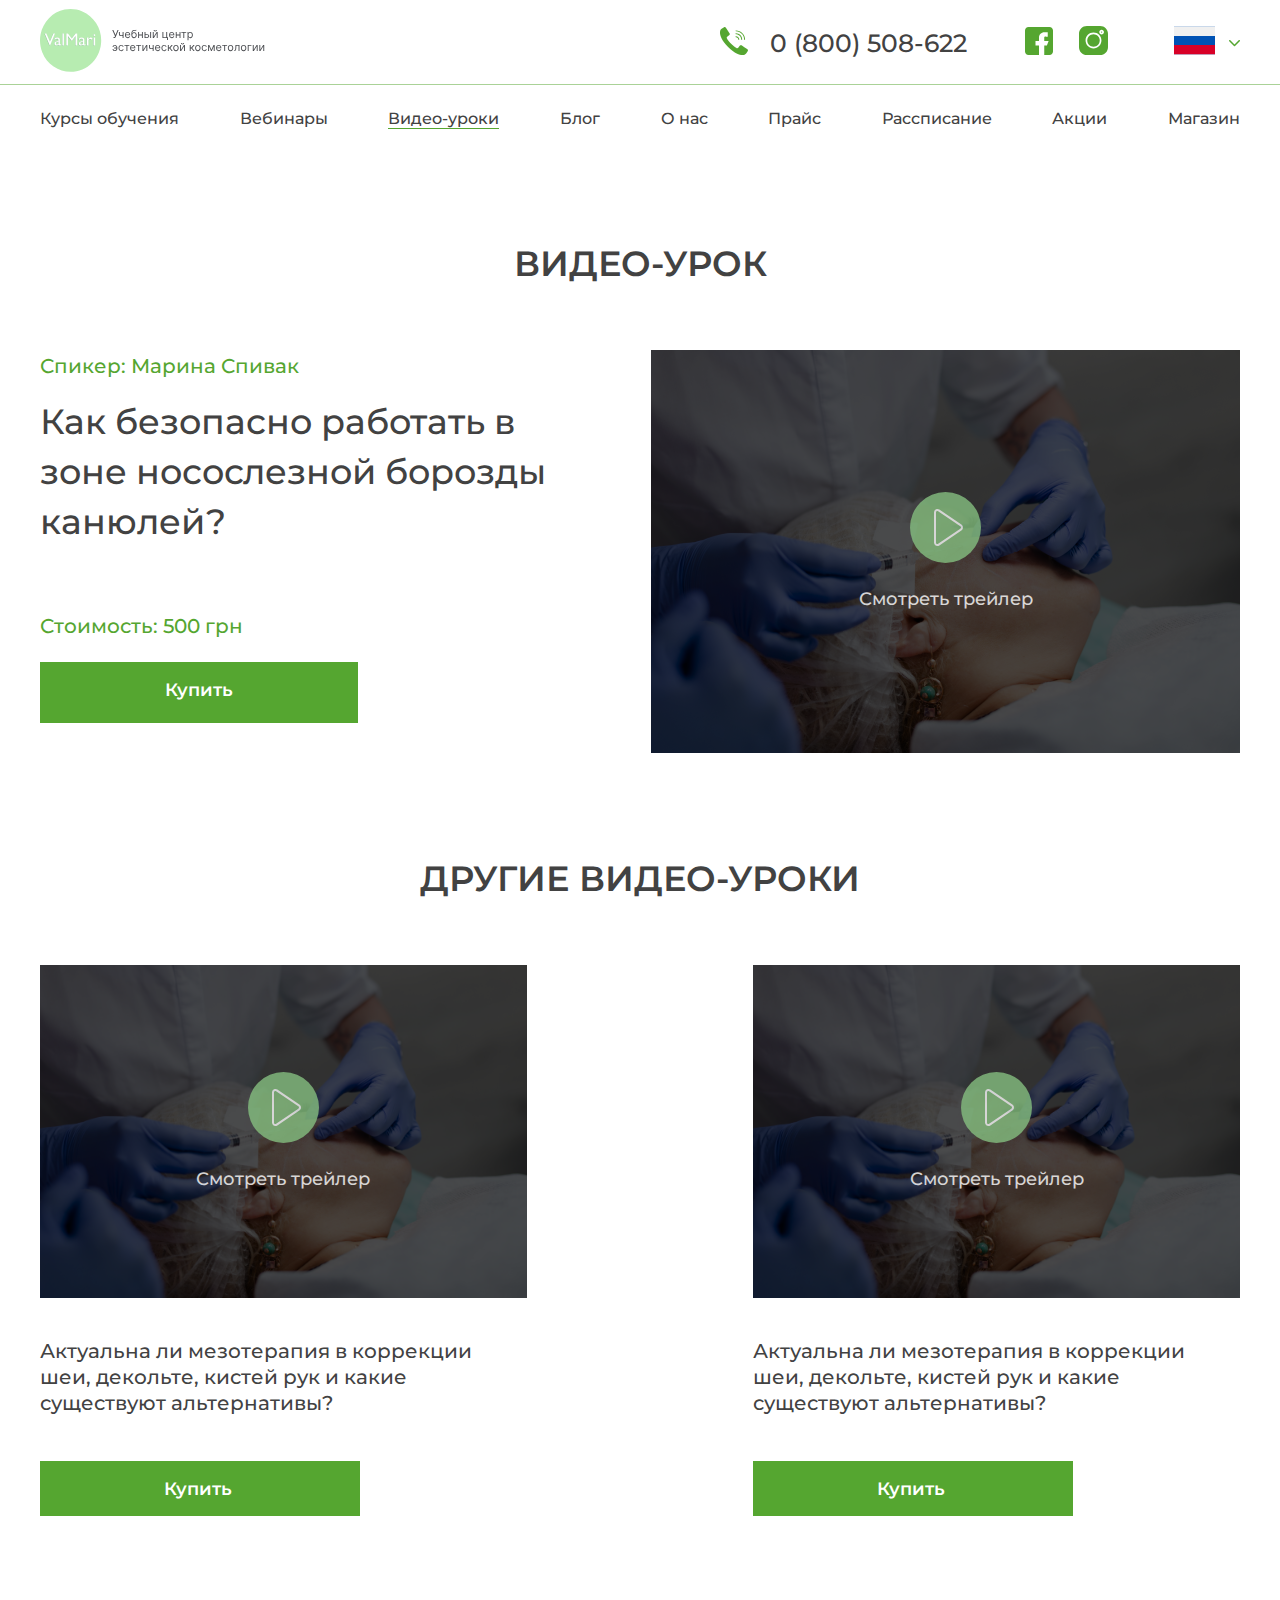
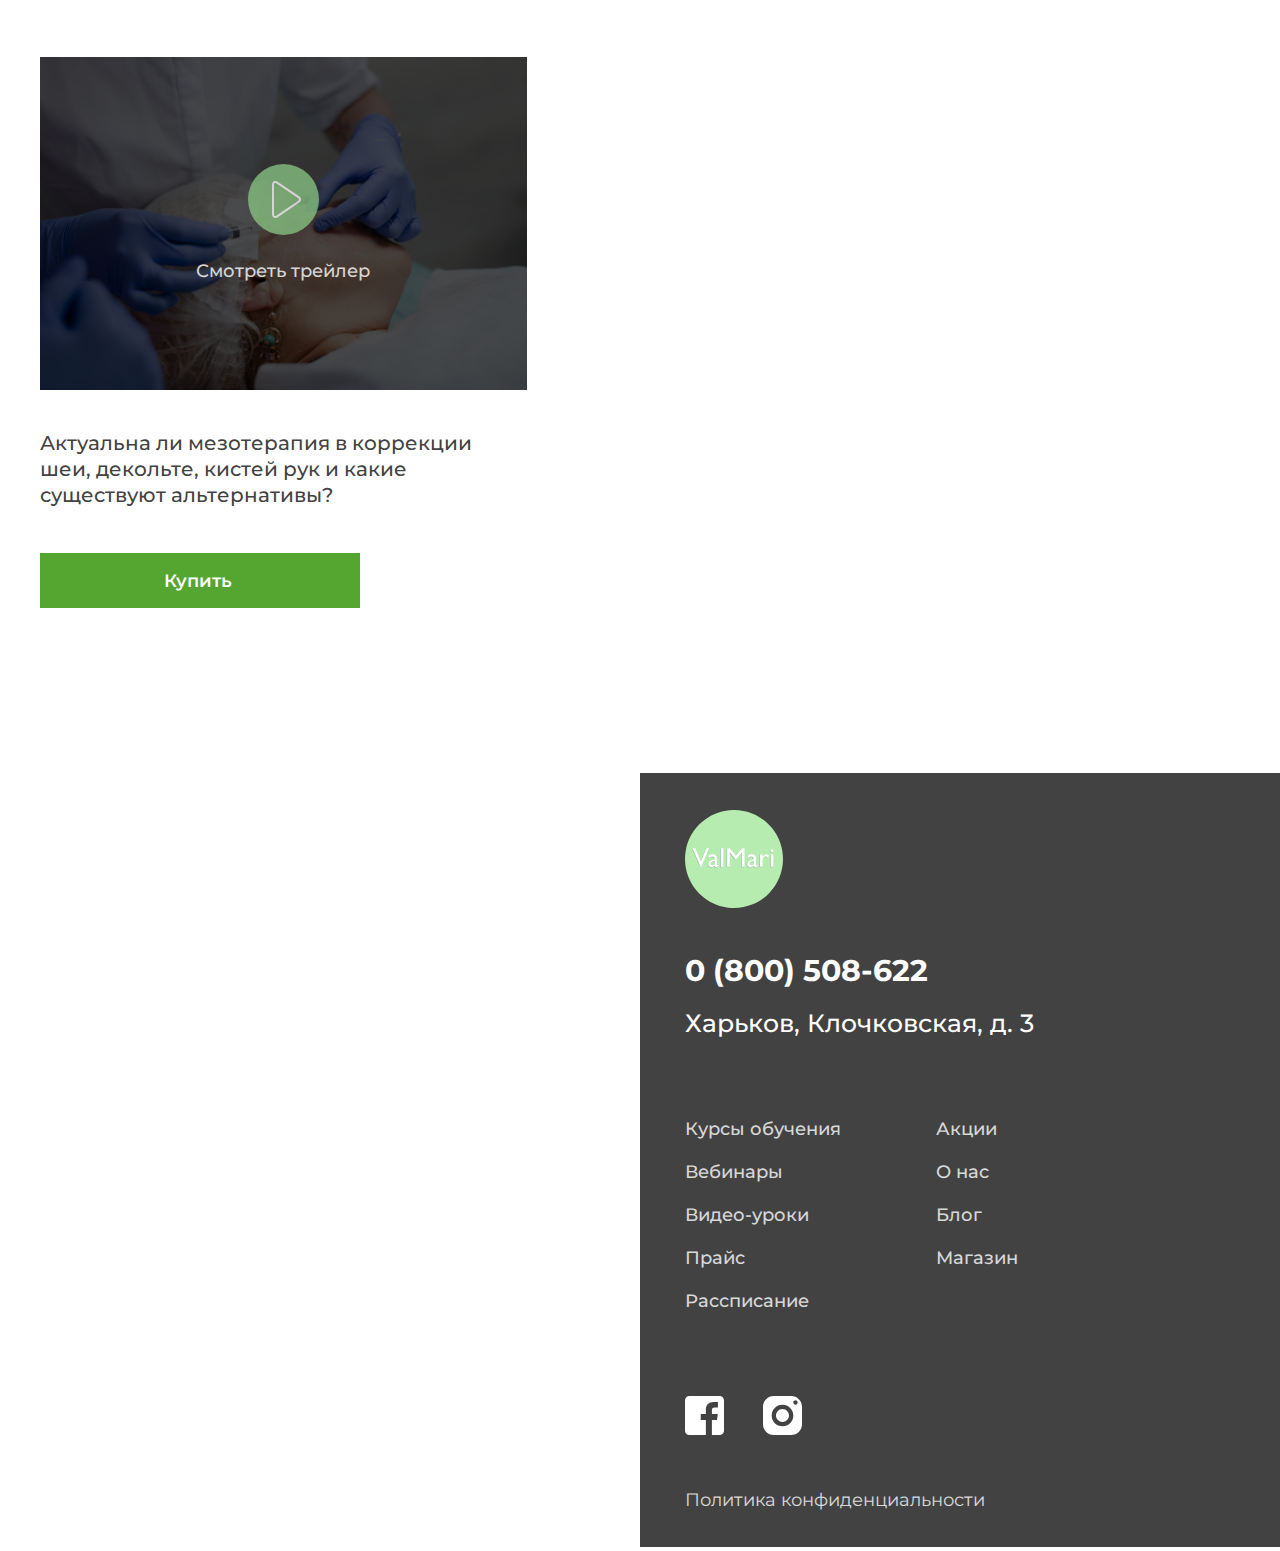
<file: video_cource.html>
<!DOCTYPE html>
<html lang="en">
  <head>
    <meta charset="UTF-8" />
    <meta http-equiv="X-UA-Compatible" content="IE=edge" />
    <meta name="viewport" content="width=device-width, initial-scale=1.0" />
    <title>ValMari</title>
    <link rel="stylesheet" href="css/video_cource.css" />
    <link rel="stylesheet" href="css/video_cource_responsive.css" />
    <link rel="preconnect" href="https://fonts.googleapis.com" />
    <link rel="preconnect" href="https://fonts.gstatic.com" crossorigin />
    <link
      href="https://fonts.googleapis.com/css2?family=Exo:wght@500&family=Montserrat:wght@400;500;600;700&family=Philosopher&family=Raleway:wght@400;500&family=Roboto:wght@400;500;700&display=swap"
      rel="stylesheet"
    />
  </head>
  <body>
    <!-- MODAL -->
    <div class="modal">
      <div class="modal_overlay"></div>
      <div class="modal_body">
        <h2 class="modal_title">Оставить заявку</h2>
        <h2 class="modal_title2">Спасибо за заявку!</h2>
        <p class="modal_pharagraph">
          Наш менеджер свяжется с вами, а пока посетите нашу страницу в
          Instagram, вас ждут самые выгодные акции!
        </p>
        <div class="inst_link">
          <img src="icons/modal_instagram.svg" alt="" />
          <a href="https://www.instagram.com/valmari_ukraine/"
            >Перейти в Instagram</a
          >
        </div>
        <input id="modal_name" required placeholder="Ваше имя" type="text" />
        <p class="first_alert">Заполните это поле!</p>
        <input
          id="modal_tel"
          required
          placeholder="Ваш номер телефона"
          type="text"
        />
        <p class="second_alert">Заполните это поле!</p>
        <textarea
          id="modal_textarea"
          required
          placeholder="Текст отзыва"
          cols="20"
          rows="7"
        ></textarea>
        <p class="third_alert">Заполните это поле!</p>
        <button class="modal_btn">Отправить заявку</button>
        <div class="modal_close">
          <img src="icons/modal_close.svg" alt="" />
        </div>
      </div>
    </div>
    <!-- CHECKBOX -->
    <input type="checkbox" class="checkbox" name="" id="toogle" />
    <div class="for_responsibility">
      <div class="overlay_burger"></div>
      <div class="container">
        <div class="responsive_header">
          <label for="toogle" class="burger">
            <div class="burger_line first_line"></div>
            <div class="burger_line second_line"></div>
            <div class="burger_line third_line"></div>
          </label>
          <div class="responsive_logo">
            <a href="index.html"><img src="icons/footer_logo.svg" alt="" /></a>
          </div>
          <div class="responsive_phone">
            <a href="tel:+0800508622"><img src="icons/phone.svg" alt="" /></a>
            <a href="tel:+0800508622">0 (800) 508-622</a>
          </div>
        </div>
      </div>
      <div class="navbar_responsive">
        <div class="navbar_phone">
          <a href="tel:+0800508622"><img src="icons/phone.svg" alt="" /></a>
          <a href="tel:+0800508622">0 (800) 508-622</a>
        </div>
        <div class="navbar_language">
          <img src="icons/russia.svg" alt="" />
          <img src="icons/arrow_down.svg" alt="" />
        </div>
        <ul>
          <li><a href="cource.html">Курсы обучения</a></li>
          <li><a href="cource.html">Вебинары</a></li>
          <li><a href="cource.html">Видео-уроки</a></li>
          <li><a href="blog.html">Блог</a></li>
          <li><a href="about_us.html">О нас</a></li>
          <li><a href="not_found.html">Прайс</a></li>
          <li><a href="schedule.html">Рассписание</a></li>
          <li><a href="offer.html">Акции</a></li>
          <li><a href="cource.html">Магазин</a></li>
        </ul>
        <div class="navbar_icons">
          <img src="icons/facebook .svg" alt="" />
          <img src="icons/instagram.svg" alt="" />
        </div>
      </div>
    </div>
    <div class="header_bg">
      <div class="container">
        <header>
          <div class="header_logo">
            <a href="index.html">
              <img src="icons/logo.svg" alt="" />
            </a>
          </div>
          <div class="header_contact">
            <a href="tel:+0800508622">
              <img src="icons/phone.svg" alt="" class="phone" />
            </a>
            <a href="tel:+0800508622">
              <h3>0 (800) 508-622</h3>
            </a>
            <a href="https://www.facebook.com/Valmari2015/">
              <img src="icons/facebook .svg" alt="" class="facebook" />
            </a>
            <a href="https://www.instagram.com/valmari_ukraine/">
              <img src="icons/instagram.svg" alt="" class="instagram" />
            </a>
            <div class="language">
              <a href="#">
                <img src="icons/russia.svg" alt="" class="language" />
              </a>
              <a href="#">
                <img src="icons/arrow_down.svg" alt="" class="arrow_down" />
              </a>
            </div>
          </div>
        </header>
      </div>
    </div>
    <div class="container">
      <div class="navbar">
        <ul>
          <li><a href="cource.html">Курсы обучения</a></li>
          <li><a href="cource.html">Вебинары</a></li>
          <li>
            <a href="video_cource.html" class="video_cource">Видео-уроки</a>
          </li>
          <li><a href="blog.html">Блог</a></li>
          <li><a href="about_us.html">О нас</a></li>
          <li><a href="not_found.html">Прайс</a></li>
          <li><a href="schedule.html">Рассписание</a></li>
          <li><a href="offer.html">Акции</a></li>
          <li><a href="cource.html">Магазин</a></li>
        </ul>
      </div>
    </div>
    <div class="container">
      <!-- TITLE -->
      <div class="title">
        <h2>Видео-урок</h2>
      </div>
      <!-- SPIKER -->
      <div class="spiker">
        <div class="spiker_text">
          <h4>Спикер: Марина Спивак</h4>
          <h2>Как безопасно работать в зоне носослезной борозды канюлей?</h2>
          <p>Стоимость: 500 грн</p>
          <button class="reg2">Купить</button>
        </div>
        <div class="spiker_img">
          <img src="images/video_cource.png" alt="" />
          <div class="video_overlay"></div>
          <div class="video_icon">
            <a href="https://www.youtube.com/watch?v=kW6NSw1V8MY"
              ><img src="icons/cource_play.svg" alt=""
            /></a>
            <a href="https://www.youtube.com/watch?v=kW6NSw1V8MY"
              >Смотреть трейлер</a
            >
          </div>
          <div class="spiker_price">
            <p>Стоимость: 500 грн</p>
            <button class="reg2">Купить</button>
          </div>
        </div>
      </div>
      <!-- TITLE -->
      <div class="title">
        <h2>Другие видео-уроки</h2>
      </div>
      <!-- ACTUALY -->
      <div class="actualy">
        <div class="actualy_item">
          <div class="actualy_img">
            <img src="images/video_cource.png" alt="" />
            <div class="video_overlay"></div>
            <div class="video_icon">
              <a href="https://www.youtube.com/watch?v=kW6NSw1V8MY"
                ><img src="icons/cource_play.svg" alt=""
              /></a>
              <a href="https://www.youtube.com/watch?v=kW6NSw1V8MY"
                >Смотреть трейлер</a
              >
            </div>
          </div>
          <div class="actualy_text">
            <p>
              Актуальна ли мезотерапия в коррекции шеи, декольте, кистей рук и
              какие существуют альтернативы?
            </p>
            <button class="reg2">Купить</button>
          </div>
        </div>
        <div class="actualy_item">
          <div class="actualy_img">
            <img src="images/video_cource.png" alt="" />
            <div class="video_overlay"></div>
            <div class="video_icon">
              <a href="https://www.youtube.com/watch?v=kW6NSw1V8MY"
                ><img src="icons/cource_play.svg" alt=""
              /></a>
              <a href="https://www.youtube.com/watch?v=kW6NSw1V8MY"
                >Смотреть трейлер</a
              >
            </div>
          </div>
          <div class="actualy_text">
            <p>
              Актуальна ли мезотерапия в коррекции шеи, декольте, кистей рук и
              какие существуют альтернативы?
            </p>
            <button class="reg2">Купить</button>
          </div>
        </div>
        <div class="actualy_item">
          <div class="actualy_img">
            <img src="images/video_cource.png" alt="" />
            <div class="video_overlay"></div>
            <div class="video_icon">
              <a href="https://www.youtube.com/watch?v=kW6NSw1V8MY"
                ><img src="icons/cource_play.svg" alt=""
              /></a>
              <a href="https://www.youtube.com/watch?v=kW6NSw1V8MY"
                >Смотреть трейлер</a
              >
            </div>
          </div>
          <div class="actualy_text">
            <p>
              Актуальна ли мезотерапия в коррекции шеи, декольте, кистей рук и
              какие существуют альтернативы?
            </p>
            <button class="reg2">Купить</button>
          </div>
        </div>
      </div>
    </div>
    <!-- FOOTER -->
    <footer>
      <div class="footer_map">
        <iframe
          src="https://www.google.com/maps/embed?pb=!1m18!1m12!1m3!1d3039.367930489372!2d49.84653408092322!3d40.37853740559822!2m3!1f0!2f0!3f0!3m2!1i1024!2i768!4f13.1!3m3!1m2!1s0x40307da6571f6cc7%3A0x8c29ed401e1df1e7!2sCentral%20Bank%20of%20the%20Republic%20of%20Azerbaijan!5e0!3m2!1saz!2saz!4v1677946677176!5m2!1saz!2saz"
          width="100%"
          height="100%"
          style="border: 0"
          allowfullscreen=""
          loading="lazy"
          referrerpolicy="no-referrer-when-downgrade"
        ></iframe>
        <a href="not_found.html" class="goverment_480"
          >Политика конфиденциальности</a
        >
      </div>
      <div class="footer_text">
        <img src="icons/footer_logo.svg" alt="" />
        <a href="tel:+0800508622" class="footer_phone">0 (800) 508-622</a>
        <p>Харьков, Клочковская, д. 3</p>
        <div class="footer_nav">
          <ul class="left_nav">
            <li><a href="cource.html">Курсы обучения</a></li>
            <li><a href="cource.html">Вебинары</a></li>
            <li><a href="cource.html">Видео-уроки</a></li>
            <li><a href="not_found.html">Прайс</a></li>
            <li><a href="schedule.html">Рассписание</a></li>
          </ul>
          <ul class="right_nav">
            <li><a href="offer.html">Акции</a></li>
            <li><a href="about_us.html">О нас</a></li>
            <li><a href="blog.html">Блог</a></li>
            <li><a href="cource.html">Магазин</a></li>
          </ul>
        </div>
        <div class="footer_icons">
          <a href="https://www.facebook.com/Valmari2015/">
            <img src="icons/footer_facebook.svg" alt="" />
          </a>
          <a href="https://www.instagram.com/valmari_ukraine/">
            <img src="icons/footer_instagram.svg" alt="" />
          </a>
        </div>
        <a href="not_found.html" class="goverment"
          >Политика конфиденциальности</a
        >
      </div>
    </footer>
    <script src="js/modal.js"></script>
  </body>
</html>
</file>
<file: css/style.css>
* {
  margin: 0;
  padding: 0;
  box-sizing: border-box;
  text-decoration: none;
  list-style: none;
}
.container {
  width: 1200px;
  max-width: 95%;
  margin: 0 auto;
}
body {
  position: relative;
}
.modal {
  position: fixed;
  top: 0;
  left: 0;
  width: 100%;
  height: 100%;
  z-index: 9999;
  display: flex;
  opacity: 0;
  visibility: hidden;
  transition: all 0.35s ease-in-out;
}
.modal_overlay {
  position: absolute;
  top: 0;
  left: 0;
  width: 100%;
  height: 100%;
  background-color: #000;
  opacity: 0.5;
  z-index: 999;
  cursor: pointer;
}
.modal_body {
  position: absolute;
  top: 50%;
  left: 50%;
  width: 650px;
  height: 85vh;
  transform: translate(-50%, -50%) scale(0.8);
  background-color: #ffffff;
  z-index: 99999;
  display: flex;
  flex-direction: column;
  justify-content: flex-start;
  align-items: center;
  overflow-y: auto;
  /* overflow: scroll; */
  color: #000;
  padding: 55px 80px;
  transition: inherit;
  max-width: 95%;
}
.modal_title {
  font-family: "Montserrat";
  font-style: normal;
  font-weight: 600;
  font-size: 35px;
  line-height: 28px;
  text-align: center;
  color: #424242;
  margin-bottom: 36px;
}
.modal_body input {
  width: 100%;
  height: 50px;
  padding: 17px 0 17px 31px;
  background: #efefef;
  border-radius: 5px;
  border: 1px solid transparent;
}
.first_alert,
.second_alert,
.third_alert {
  font-family: "Montserrat";
  font-style: normal;
  font-weight: 500;
  font-size: 16px;
  line-height: 30px;
  text-align: center;
  color: rgb(225, 5, 5);
  margin-left: auto;
  display: none;
}
.modal_body input:nth-of-type(2) {
  margin-top: 20px;
}
.modal_body textarea {
  border: none;
  width: 100%;
  padding: 30px;
  background: #efefef;
  border-radius: 5px;
  height: 250px;
  margin: 20px 0 0;
}
.modal_btn {
  font-family: "Montserrat";
  font-style: normal;
  font-weight: 700;
  font-size: 22px;
  line-height: 15px;
  text-align: center;
  color: #ffffff;
  background: #55a630;
  border-radius: 5px;
  padding: 25px 61px;
  border: none;
  margin-top: 20px;
  cursor: pointer;
}
.modal_close {
  gap: 10px;
  width: 30px;
  height: 30px;
  position: absolute;
  right: 20px;
  top: 20px;
  cursor: pointer;
}
.close img {
  width: 100%;
  height: 100%;
}
.modal_title2 {
  font-family: "Montserrat";
  font-style: normal;
  font-weight: 600;
  font-size: 35px;
  line-height: 28px;
  text-align: center;
  color: #424242;
  display: none;
}
.modal_pharagraph {
  font-family: "Montserrat";
  font-style: normal;
  font-weight: 500;
  font-size: 25px;
  line-height: 30px;
  text-align: center;
  color: #424242;
  padding: 35px 0 57px;
  display: none;
}
.inst_link a {
  font-family: "Montserrat";
  font-style: normal;
  font-weight: 700;
  display: inline-block;
  font-size: 22px;
  line-height: 15px;
  text-align: center;
  color: #ffffff;
  padding: 22px 58px;
  background-color: #55a630;
}
.inst_link {
  position: relative;
  display: none;
}
.inst_link img {
  position: absolute;
  top: -7px;
  left: -30px;
  cursor: pointer;
}
/* ----BURGER---- */
.burger {
  display: flex;
  flex-direction: column;
  justify-content: center;
  align-items: flex-start;
  width: 50px;
  height: 27px;
  cursor: pointer;
  transition: 0.4s;
  position: relative;
  z-index: 999;
}
.responsive_header {
  display: flex;
  justify-content: space-between;
  align-items: center;
  height: 94px;
}
.responsive_logo {
  width: 74px;
  height: 76px;
}
.responsive_phone {
  display: flex;
  justify-content: center;
  align-items: center;
  gap: 19px;
}
.responsive_phone a {
  font-family: "Montserrat";
  font-style: normal;
  font-weight: 500;
  font-size: 20px;
  line-height: 26px;
  color: #303236;
}
.responsive_logo img {
  width: 100%;
  height: 100%;
}
.overlay_burger {
  position: absolute;
  top: 0;
  left: 0;
  width: 100%;
  height: 100%;
  z-index: 88;
  background-color: #000;
  opacity: 0.4;
  display: none;
}
.navbar_responsive {
  width: 368px;
  height: 796px;
  background-color: #ffffff;
  position: absolute;
  top: 0;
  left: 0;
  z-index: 99;
  transform: translateX(-368px);
  transition: 0.4s;
}
.navbar_responsive {
  padding: 28px 0 118px 34px;
}
.navbar_phone {
  display: flex;
  justify-content: flex-start;
  align-items: center;
  gap: 13px;
  width: 100%;
}
.navbar_phone a:nth-of-type(2) {
  position: absolute;
  width: 177px;
  height: 32px;
  font-family: "Montserrat";
  font-style: normal;
  font-weight: 500;
  font-size: 22px;
  line-height: 26px;
  color: #303236;
  margin-left: 35px;
}
.navbar_phone img {
  width: 23px;
  height: 23px;
}
.navbar_language {
  display: flex;
  justify-content: flex-start;
  align-items: center;
  gap: 14px;
  margin: 40px 0 50px;
}
.navbar_responsive ul {
  display: flex;
  flex-direction: column;
  justify-content: flex-start;
  align-items: flex-start;
  gap: 31px;
  margin-bottom: 60px;
}
.navbar_icons {
  display: flex;
  justify-content: flex-start;
  align-items: center;
  gap: 30px;
}
.navbar_responsive ul a {
  font-family: "Montserrat";
  font-style: normal;
  font-weight: 500;
  font-size: 20px;
  line-height: 16px;
  color: #424242;
}
.for_responsibility {
  display: none;
}
.checkbox {
  display: none;
}
.checkbox:checked
  + .for_responsibility
  .container
  .responsive_header
  .burger
  .second_line {
  display: none;
}
.checkbox:checked + .for_responsibility .overlay_burger {
  display: block;
}
.checkbox:checked + .for_responsibility .container .responsive_header .burger {
  transform: translateX(260px);
}
.checkbox:checked + .for_responsibility .navbar_responsive {
  transform: translateX(0px);
}
.checkbox:checked
  + .for_responsibility
  .container
  .responsive_header
  .burger
  .first_line {
  transform: rotate(-45deg);
}
.checkbox:checked
  + .for_responsibility
  .container
  .responsive_header
  .burger
  .third_line {
  transform: rotate(45deg) translate(-3px, -4px);
}
.first_line {
  width: 100%;
  height: 5px;
  transition: 0.4s;
  background-color: #55a630;
}
.second_line {
  height: 5px;
  width: 37px;
  background-color: #55a630;
  margin: 6px 0;
}
.third_line {
  width: 100%;
  height: 5px;
  transition: 0.4s;
  background-color: #55a630;
}
/* ---HEADER---- */
header {
  height: 85px;
  display: flex;
  justify-content: space-between;
  align-items: center;
}
.header_contact {
  display: flex;
  justify-content: center;
  align-items: center;
}
.header_contact h3 {
  margin: 0 58px 0 22px;
  font-family: "Montserrat";
  font-style: normal;
  font-weight: 500;
  font-size: 25px;
  line-height: 26px;
  color: #424242;
  transition: 0.4s;
}
.header_contact h3:hover {
  color: #55a630;
}
.instagram {
  margin: 0 66px 0 26px;
}
.language {
  display: flex;
  justify-content: center;
  align-items: center;
  gap: 14px;
  transform: translateY(-1px);
}
.header_bg {
  height: 85px;
  border-bottom: 1px solid rgba(85, 166, 48, 0.5);
}
/* ---NAVBAR---- */
.navbar {
  height: 68px;
}
.navbar ul {
  height: 100%;
  display: flex;
  justify-content: space-between;
  align-items: center;
}
.navbar a {
  font-family: "Montserrat";
  font-style: normal;
  font-weight: 500;
  font-size: 16px;
  line-height: 26px;
  color: #424242;
  transition: 0.4s;
}
.navbar a:hover {
  color: #55a630;
}
input:focus {
  outline: none;
}
/* ----HERO---- */
.hero_bg {
  height: 584px;
  background: #ecffeb;
}
.hero {
  height: 584px;
  display: flex;
  flex-direction: column;
  justify-content: flex-start;
  align-items: flex-start;
  position: relative;
}
.hero h3 {
  margin-top: 71px;
  font-family: "Montserrat";
  font-style: normal;
  font-weight: 600;
  font-size: 20px;
  margin-left: 5px;
  line-height: 26px;
  text-align: center;
  color: #424242;
}
.hero h1 {
  font-family: "Montserrat";
  font-style: normal;
  font-weight: 700;
  font-size: 65px;
  line-height: 65px;
  color: #55a630;
  position: relative;
  z-index: 2;
}
.hero_btns {
  display: flex;
  justify-content: center;
  align-items: center;
  gap: 20px;
}
.hero p {
  font-family: "Montserrat";
  font-style: normal;
  font-weight: 500;
  font-size: 20px;
  line-height: 23px;
  color: #424242;
  max-width: 419px;
  margin: 20px 0 57px;
}
.registration {
  background: #55a630;
  font-family: "Montserrat";
  font-style: normal;
  font-weight: 600;
  font-size: 18px;
  line-height: 26px;
  text-align: center;
  color: #ffffff;
  padding: 21px 40px 20px;
  border: none;
  cursor: pointer;
  transition: 0.2s;
}
.registration:hover {
  background: transparent;
  color: #55a630;
  padding: 20px 39px 19px;
  border: 1px solid #55a630;
}
.info_more {
  background-color: transparent;
  font-family: "Montserrat";
  font-style: normal;
  font-weight: 600;
  font-size: 18px;
  line-height: 26px;
  text-align: center;
  color: #55a630;
  padding: 20px 59px;
  border: 1px solid #55a630;
  cursor: pointer;
  position: relative;
  z-index: 9;
  transition: 0.2s;
}
.info_more:hover {
  color: #ffffff;
  background-color: #55a630;
}
.hero > img {
  position: absolute;
  bottom: 0;
  right: -29px;
  width: 56.75%;
}
/* ---STATISTIC--- */
.statistic {
  display: flex;
  justify-content: space-between;
  align-items: center;
  height: 212px;
  padding: 0 51px;
  background: #ffffff;
  box-shadow: -2px 2px 20px rgba(66, 66, 66, 0.15);
  border-radius: 4px;
  transform: translateY(-23px);
  position: relative;
  z-index: 3;
}
.statistic_bg {
  position: relative;
}
.statistic_bg_img {
  position: absolute;
  top: -7px;
  right: 0;
}
.statistic_item {
  display: flex;
  flex-direction: column;
  justify-content: center;
  align-items: center;
}
.statistic_item h2 {
  font-family: "Montserrat";
  font-style: normal;
  font-weight: 700;
  font-size: 45px;
  line-height: 45px;
  display: flex;
  align-items: center;
  text-align: center;
  color: #55a630;
}
.statistic_item p {
  font-family: "Montserrat";
  font-style: normal;
  font-weight: 400;
  font-size: 23px;
  line-height: 28px;
  display: flex;
  align-items: center;
  text-align: center;
  color: #424242;
  text-align: center;
  margin-top: 16px;
}
/* ---TITLE----- */
.title {
  display: flex;
  flex-direction: column;
  justify-content: center;
  align-items: center;
  margin: 175px 0 76px;
}
.title h2 {
  font-family: "Montserrat";
  font-style: normal;
  font-weight: 600;
  font-size: 35px;
  line-height: 28px;
  text-align: center;
  color: #424242;
}
.title p {
  font-family: "Montserrat";
  font-style: normal;
  font-weight: 500;
  font-size: 25px;
  line-height: 26px;
  text-align: center;
  color: #424242;
  margin-top: 30px;
}
/* ----COURCE---- */
.cources {
  height: 600px;
}
.cources .swiper {
  height: 600px;
}
.cource {
  display: flex;
  justify-content: space-between;
  align-items: flex-start;
  background-color: transparent;
}
.cource_item {
  height: 583px;
  position: relative;
  width: 31%;
  background: #ffffff;
  box-shadow: 0px 4px 30px rgba(0, 0, 0, 0.05);
  display: flex;
  flex-direction: column;
  justify-content: flex-start;
  align-items: flex-start;
}
.cources .swiper {
  height: 674px;
}
.cources .swiper-pagination {
  margin-top: 75px !important;
}
.cource_bird {
  position: absolute;
  top: 16px;
  right: 14px;
}
.cource_item > p {
  font-family: "Montserrat";
  font-style: normal;
  font-weight: 600;
  font-size: 18px;
  line-height: 22px;
  color: #424242;
  opacity: 0.8;
  padding: 15px 0 14px 16px;
}
.first_h2 {
  font-family: "Montserrat";
  font-style: normal;
  font-weight: 600;
  font-size: 30px;
  line-height: 100%;
  letter-spacing: -0.4px;
  color: #4340b4;
  padding-left: 16px;
}
.first_h3 {
  font-family: "Montserrat";
  font-style: normal;
  font-weight: 600;
  font-size: 20px;
  line-height: 20px;
  color: #ffffff;
  opacity: 0.8;
  background: #4340b4;
  border-radius: 9px;
  width: 166px;
  height: 39px;
  display: flex;
  justify-content: center;
  align-items: center;
  margin: 23px 0 24px 16px;
}
.cource_man {
  display: flex;
  justify-content: space-between;
  align-items: center;
  width: 100%;
}
.cource_man_info {
  display: flex;
  flex-direction: column;
  justify-content: flex-start;
  align-items: flex-start;
  position: relative;
}
.cource_man_info h4 {
  font-family: "Montserrat";
  font-style: normal;
  font-weight: 600;
  font-size: 20px;
  line-height: 20px;
  color: #424242;
  opacity: 0.8;
  padding-left: 16px;
}
.cource_man_info p {
  font-family: "Raleway";
  font-style: normal;
  font-weight: 400;
  font-size: 15px;
  line-height: 24px;
  color: #424242;
  opacity: 0.8;
  padding: 54px 0 54px 31px;
}
.cource_man_info p::after {
  content: "";
  position: absolute;
  background: #5351c4;
  opacity: 0.8;
  width: 2px;
  height: 104px;
  top: 72px;
  left: 20px;
}
.cource_item h5 {
  padding-left: 17px;
  padding-bottom: 30px;
  font-family: "Montserrat";
  font-style: normal;
  font-weight: 400;
  font-size: 18px;
  line-height: 20px;
  color: #424242;
  opacity: 0.8;
}
.cource_registration_first {
  background: #4340b4;
  width: 100%;
  border: none;
  height: 56px;
  font-family: "Montserrat";
  font-style: normal;
  font-weight: 600;
  font-size: 20px;
  line-height: 26px;
  color: #ffffff;
  cursor: pointer;
  display: flex;
  justify-content: center;
  align-items: center;
}
.cource_info_first {
  background: rgba(83, 81, 196, 0.1);
  display: inline-block;
  width: 100%;
  height: 56px;
  font-family: "Montserrat";
  font-style: normal;
  font-weight: 600;
  font-size: 20px;
  line-height: 26px;
  display: flex;
  justify-content: center;
  align-items: center;
  color: #4340b4;
}
.second_h2 {
  font-family: "Montserrat";
  font-style: normal;
  font-weight: 600;
  font-size: 30px;
  line-height: 100%;
  letter-spacing: -0.4px;
  color: #55a630;
  padding-left: 16px;
}
.second_h3 {
  font-family: "Montserrat";
  font-style: normal;
  font-weight: 600;
  font-size: 20px;
  line-height: 20px;
  color: #ffffff;
  opacity: 0.8;
  background: #55a630;
  border-radius: 9px;
  width: 166px;
  height: 39px;
  display: flex;
  justify-content: center;
  align-items: center;
  margin: 23px 0 24px 16px;
}
.cource_registration_second {
  background: #55a630;
  width: 100%;
  border: none;
  height: 56px;
  font-family: "Montserrat";
  font-style: normal;
  font-weight: 600;
  font-size: 20px;
  line-height: 26px;
  color: #ffffff;
  cursor: pointer;
  display: flex;
  justify-content: center;
  align-items: center;
}
.cource_info_second {
  background: rgba(83, 81, 196, 0.1);
  display: inline-block;
  width: 100%;
  height: 56px;
  font-family: "Montserrat";
  font-style: normal;
  font-weight: 600;
  font-size: 20px;
  line-height: 26px;
  display: flex;
  justify-content: center;
  align-items: center;
  color: #55a630;
}
.third_h2 {
  font-family: "Montserrat";
  font-style: normal;
  font-weight: 600;
  font-size: 30px;
  line-height: 100%;
  letter-spacing: -0.4px;
  color: #1d8195;
  padding-left: 16px;
}
.third_h3 {
  font-family: "Montserrat";
  font-style: normal;
  font-weight: 600;
  font-size: 20px;
  line-height: 20px;
  color: #ffffff;
  opacity: 0.8;
  background: #00a896;
  border-radius: 9px;
  width: 166px;
  height: 39px;
  display: flex;
  justify-content: center;
  align-items: center;
  margin: 23px 0 24px 16px;
}
.cource_registration_third {
  background: #00a896;
  width: 100%;
  border: none;
  height: 56px;
  font-family: "Montserrat";
  font-style: normal;
  font-weight: 600;
  font-size: 20px;
  line-height: 26px;
  color: #ffffff;
  cursor: pointer;
  display: flex;
  justify-content: center;
  align-items: center;
}
.cource_info_third {
  background: rgba(83, 81, 196, 0.1);
  display: inline-block;
  width: 100%;
  height: 56px;
  font-family: "Montserrat";
  font-style: normal;
  font-weight: 600;
  font-size: 20px;
  line-height: 26px;
  display: flex;
  justify-content: center;
  align-items: center;
  color: #00a896;
}
/* ----ABOUT--- */
.about_img {
  width: 49%;
  display: flex;
  justify-content: center;
  align-items: center;
}
.about_info {
  display: none;
}
.about_img img {
  width: 100%;
  height: 100%;
}
.about_us {
  display: flex;
  justify-content: space-between;
  align-items: center;
  margin-top: 215px;
  height: 700px;
}
.about_img {
  width: 49.16%;
  height: 100%;
}
.about_img img {
  width: 100%;
  height: 100%;
  object-fit: cover;
}
.about_text {
  display: flex;
  width: 45%;
  flex-direction: column;
  justify-content: flex-start;
  align-items: flex-start;
  height: 100%;
}
.about_text h4 {
  font-family: "Montserrat";
  font-style: normal;
  font-weight: 500;
  font-size: 25px;
  line-height: 28px;
  text-align: center;
  color: #858585;
}
.about_text span {
  font-family: "Montserrat";
  font-style: normal;
  font-weight: 700;
  font-size: 35px;
  line-height: 107%;
  letter-spacing: -0.4px;
  color: #55a630;
}
.about_text h2 {
  max-width: 452px;
  font-family: "Montserrat";
  font-style: normal;
  font-weight: 700;
  font-size: 35px;
  line-height: 107%;
  letter-spacing: -0.4px;
  margin: 30px 0 75px;
}
.about_text p {
  font-family: "Montserrat";
  font-style: normal;
  font-weight: 500;
  font-size: 25px;
  line-height: 29px;
  color: #424242;
  max-width: 452px;
}
.about_text p:nth-of-type(2) {
  margin: 17px 0;
}
.about_text a {
  margin-left: auto;
  margin-right: 5px;
  font-family: "Montserrat";
  font-style: normal;
  font-weight: 500;
  font-size: 25px;
  line-height: 28px;
  text-align: center;
  color: #55a630;
  margin-top: 60px;
}
/* ---LEARN---- */
.learn {
  display: flex;
  flex-direction: column;
  justify-content: center;
  align-items: center;
  width: 100%;
}
.learn img {
  object-fit: cover;
}
.learn_top {
  display: flex;
  justify-content: space-between;
  align-items: center;
  height: 260px;
  width: 100%;
}
.learn_down {
  display: flex;
  justify-content: space-between;
  align-items: center;
  height: 260px;
  width: 100%;
  margin-top: 55px;
}

.learn_big_item {
  width: 47.5%;
  height: 100%;
}
.learn_small_item {
  width: 30.3%;
  height: 100%;
}
.big_first {
  position: relative;
}
.big_second {
  position: relative;
}
.small_first {
  position: relative;
}
.small_second {
  position: relative;
}
.small_third {
  position: relative;
}
.learn_overlay {
  position: absolute;
  top: 0;
  left: 0;
  width: 100%;
  height: 100%;
  background-color: #000;
  opacity: 0.4;
}
.big_first_text {
  position: absolute;
  top: 0;
  left: 0;
  width: 100%;
  height: 100%;
}
.big_second_text {
  position: absolute;
  top: 0;
  left: 0;
  width: 100%;
  height: 100%;
}
.small_first_text {
  position: absolute;
  top: 0;
  left: 0;
  width: 100%;
  height: 100%;
}
.small_second_text {
  position: absolute;
  top: 0;
  left: 0;
  width: 100%;
  height: 100%;
}
.small_third_text {
  position: absolute;
  top: 0;
  left: 0;
  width: 100%;
  height: 100%;
}
.big_first img {
  height: 100%;
  width: 100%;
}
.big_second img {
  height: 100%;
  width: 100%;
}
.small_first img {
  height: 100%;
  width: 100%;
}
.small_second img {
  height: 100%;
  width: 100%;
}
.small_third img {
  height: 100%;
  width: 100%;
}
.big_first_text a {
  font-family: "Montserrat";
  font-style: normal;
  font-weight: 600;
  font-size: 32px;
  line-height: 38px;
  text-transform: uppercase;
  color: #ffffff;
  display: inline-block;
  margin: 35px 0 61px 28px;
  transition: 0.4s;
}
.learn_big_item:hover .big_first_text a {
  color: blue;
}
.big_first_text p {
  margin-left: 23px;
  margin-bottom: 4px;
  font-family: "Montserrat";
  font-style: normal;
  font-weight: 500;
  font-size: 18px;
  line-height: 21px;
  color: #ffffff;
}
.big_second_text a {
  margin: 193px 0 30px 23px;
  display: inline-block;
  font-family: "Montserrat";
  font-style: normal;
  font-weight: 600;
  font-size: 32px;
  line-height: 38px;
  text-transform: uppercase;
  color: #ffffff;
  transition: 0.4s;
}
.learn_big_item:hover .big_second_text a {
  color: blue;
}
.small_first_text a {
  font-family: "Montserrat";
  display: inline-block;
  font-style: normal;
  font-weight: 600;
  font-size: 32px;
  line-height: 38px;
  text-transform: uppercase;
  color: #ffffff;
  margin: 185px 0 25px 30px;
  transition: 0.4s;
}
.learn_small_item:hover .small_first_text a {
  color: blue;
}
.small_second_text a {
  margin: 22px 0 0 28px;
  display: inline-block;
  font-family: "Montserrat";
  font-style: normal;
  font-weight: 600;
  font-size: 32px;
  line-height: 38px;
  text-transform: uppercase;
  color: #ffffff;
  transition: 0.4s;
}
.learn_small_item:hover .small_second_text a {
  color: blue;
}
.small_third_text a {
  margin: 201px 0 22px 28px;
  display: inline-block;
  font-family: "Montserrat";
  font-style: normal;
  font-weight: 600;
  font-size: 32px;
  line-height: 38px;
  text-transform: uppercase;
  color: #ffffff;
  transition: 0.4s;
}
.learn_small_item:hover .small_third_text a {
  color: blue;
}
/* ---MODEL---- */
.model {
  display: flex;
  justify-content: space-between;
  align-items: center;
  height: 559px;
  margin-top: 178px;
}
.model_text {
  width: 52.416%;
  height: 100%;
}
.model_img {
  width: 41.5%;
  height: 100%;
  display: flex;
  flex-direction: column;
  justify-content: center;
  align-items: center;
}
.model_img img {
  width: 100%;
  height: 100%;
  object-fit: cover;
}
.model_text {
  display: flex;
  flex-direction: column;
  justify-content: flex-start;
  align-items: flex-start;
}
.model_text h2 {
  font-family: "Montserrat";
  font-style: normal;
  font-weight: 700;
  font-size: 40px;
  line-height: 115%;
  letter-spacing: -0.4px;
  color: #55a630;
}
.model_text p {
  font-family: "Montserrat";
  font-style: normal;
  font-weight: 500;
  font-size: 25px;
  line-height: 31px;
  color: #424242;
  opacity: 0.8;
}
.model_text p:nth-of-type(1) {
  margin: 75px 0 37px;
}
.model_text a {
  background: #55a630;
  padding: 25px 95px;
  font-family: "Montserrat";
  font-style: normal;
  font-weight: 600;
  font-size: 23px;
  line-height: 26px;
  margin-top: 70px;
  color: #ffffff;
  transition: 0.3s;
  cursor: pointer;
}
.model_text a:hover {
  padding: 24px 94px;
  border: 1px solid #55a630;
  background: #ffffff;
  color: #55a630;
}
/* ----MASTER--- */
.master {
  height: 543px;
}
.master .swiper {
  height: 543px;
}
.master .swiper-pagination {
  margin-top: 75px !important;
}
.master_items {
  display: flex;
  justify-content: space-between;
  align-items: center;
  height: 453px;
}
.master_first {
  width: 43.33%;
  height: 453px;
}
.master_second {
  width: 43.33%;
  height: 453px;
}
.master_img {
  height: 49.3%;
  width: 100%;
}
.master_img img {
  width: 100%;
  height: 100%;
}
.master_text {
  height: 50.7%;
  width: 100%;
  display: flex;
  justify-content: space-between;
  align-items: center;
}
.master_text_left {
  width: 70.57%;
  height: 100%;
  padding: 15px 25px 38px 29px;
}
.master_text_left h6 {
  font-family: "Raleway";
  font-style: normal;
  font-weight: 500;
  font-size: 16px;
  line-height: 24px;
  color: #424242;
  opacity: 0.8;
}
.master_text_left h2 {
  font-family: "Montserrat";
  font-style: normal;
  font-weight: 600;
  font-size: 18px;
  line-height: 24px;
  color: #424242;
  margin: 10px 0 21px;
}
.master_text_left p {
  font-family: "Raleway";
  font-style: normal;
  font-weight: 400;
  font-size: 18px;
  line-height: 26px;
  color: #424242;
  opacity: 0.8;
}
.master_text_right {
  width: 29.43%;
  height: 100%;
  display: flex;
  flex-direction: column;
  justify-content: center;
  align-items: center;
}
.master_text_right h2 {
  font-family: "Montserrat";
  font-style: normal;
  font-weight: 600;
  font-size: 20px;
  line-height: 22px;
  color: #424242;
  opacity: 0.8;
}
.master_price {
  width: 100%;
  height: 57.4%;
  display: flex;
  flex-direction: column;
  justify-content: center;
  align-items: center;
  background: #ecf9eb;
}
.master_white_arrow {
  width: 100%;
  height: 42.6%;
  display: flex;
  flex-direction: column;
  justify-content: center;
  align-items: center;
  background: #55a630;
}
.swiper-slide:nth-of-type(2) .master_white_arrow {
  background: #00a896;
}
.swiper-slide:nth-of-type(3) .master_white_arrow {
  background: #4340b4;
}
.swiper-slide:nth-of-type(4) .master_white_arrow {
  background: #55a630;
}
.swiper-slide:nth-of-type(5) .master_white_arrow {
  background: #00a896;
}
/* ----WHY------ */
.why {
  display: flex;
  justify-content: space-between;
  align-items: center;
  height: 345px;
}
.why_item {
  width: 31.66%;
  position: relative;
  height: 100%;
  box-shadow: 0px 2px 20px rgba(66, 66, 66, 0.15);
}
.why_number_768 {
  display: none;
}
.why_text_first {
  width: 100%;
  height: 100%;
  display: flex;
  flex-direction: column;
  justify-content: flex-start;
  align-items: flex-start;
  padding: 20px 16px 12px 30px;
}
.why_text_first h2 {
  font-family: "Montserrat";
  font-style: normal;
  font-weight: 600;
  font-size: 25px;
  line-height: 26px;
  color: #424242;
  margin-bottom: 18px;
}
.why_text_second h2 {
  font-family: "Montserrat";
  font-style: normal;
  font-weight: 600;
  font-size: 25px;
  line-height: 26px;
  color: #424242;
  margin-bottom: 31px;
}
.why_text_third h2 {
  font-family: "Montserrat";
  font-style: normal;
  font-weight: 600;
  font-size: 25px;
  line-height: 26px;
  color: #424242;
  margin-bottom: 14px;
}
.why_text_first p {
  font-family: "Montserrat";
  font-style: normal;
  font-weight: 400;
  font-size: 20px;
  line-height: 23px;
  color: #1c1e23;
  opacity: 0.8;
}
.why_text_second p {
  font-family: "Montserrat";
  font-style: normal;
  font-weight: 400;
  font-size: 20px;
  line-height: 23px;
  color: #1c1e23;
  opacity: 0.8;
}
.why_text_third p {
  font-family: "Montserrat";
  font-style: normal;
  font-weight: 400;
  font-size: 20px;
  line-height: 23px;
  color: #1c1e23;
  opacity: 0.8;
  max-width: 280px;
}
.why_text_second {
  width: 100%;
  height: 100%;
  display: flex;
  flex-direction: column;
  justify-content: flex-start;
  align-items: flex-start;
  padding: 40px 22px 70px 31px;
  position: relative;
  z-index: 2;
}
.why_text_third {
  width: 100%;
  height: 100%;
  display: flex;
  flex-direction: column;
  justify-content: flex-start;
  align-items: flex-start;
  padding: 28px 22px 84px 32px;
}
.why_number_first {
  position: absolute;
  right: 26px;
  bottom: 70px;
  font-family: "Raleway";
  font-style: normal;
  font-weight: 500;
  font-size: 120px;
  line-height: 36px;
  color: rgba(85, 166, 48, 0.25);
}
.why_number_second {
  position: absolute;
  right: 26px;
  top: 40px;
  font-family: "Raleway";
  font-style: normal;
  font-weight: 500;
  font-size: 120px;
  line-height: 36px;
  color: rgba(85, 166, 48, 0.25);
}
.why_number_third {
  display: flex;
  justify-content: center;
  align-items: flex-start;
  position: absolute;
  right: 28px;
  bottom: 93px;
  font-family: "Raleway";
  font-style: normal;
  font-weight: 500;
  line-height: 36px;
  color: rgba(85, 166, 48, 0.25);
}
.why_number_third h2 {
  font-size: 150px;
}
.why_number_third h3 {
  font-size: 150px;
}
.why_number_second {
  position: absolute;
}
.why_number_third {
  position: absolute;
}
.why_overlay {
  position: absolute;
  top: 0;
  left: 0;
  width: 100%;
  height: 100%;
  background: #b7ecb1;
}
/* ---PROMOTION--- */
.promotion {
  height: 470px;
  width: 100%;
}
.promotion .swiper {
  height: 470px;
  width: 100%;
}
.promotions {
  height: 470px;
  width: 100%;
  display: flex;
  justify-content: space-between;
  align-items: flex-start;
}

.promotion_item {
  width: 31.66%;
  height: 380px;
  display: inline-block;
}
.promotion_item img {
  width: 100%;
  height: 100%;
}
/* ----RECALL--- */
.recall {
  box-shadow: 0px 2px 20px rgba(66, 66, 66, 0.15);
  height: 526px;
  display: flex;
  flex-direction: column;
  justify-content: center;
  align-items: center;
  padding: 75px 0;
  margin: 175px 0;
}
.recall h2 {
  font-family: "Montserrat";
  font-style: normal;
  font-weight: 600;
  font-size: 30px;
  line-height: 28px;
  text-align: center;
  color: #55a630;
}
.recall p {
  font-family: "Montserrat";
  font-style: normal;
  font-weight: 500;
  font-size: 16px;
  line-height: 26px;
  text-align: center;
  color: #424242;
  margin: 20px 0 60px;
}
.recall form {
  display: flex;
  flex-direction: column;
  justify-content: flex-start;
  align-items: center;
  width: 426px;
}
.recall input {
  border: 1px solid #55a630;
  height: 60px;
  padding: 22px 0 22px 34px;
  width: 100%;
  transition: 0.3s;
}
.recall input:nth-of-type(2) {
  margin: 15px 0 30px;
}
.recall input::placeholder {
  font-family: "Montserrat";
  font-style: normal;
  font-weight: 400;
  font-size: 14px;
  line-height: 13px;
  color: #9c9c9c;
}
.recall input:focus {
  border: 1px solid #4340b4;
}
.recall button {
  width: 100%;
  height: 71px;
  background: #55a630;
  font-family: "Montserrat";
  font-style: normal;
  font-weight: 600;
  font-size: 23px;
  line-height: 16px;
  color: #ffffff;
  border: none;
  cursor: pointer;
  transition: 0.3s;
}
.recall button:hover {
  background: #ffffff;
  color: #55a630;
  border: 1px solid #55a630;
}
/* ---FOOTER--- */
footer {
  display: flex;
  align-items: center;
  height: 774px;
  margin: 0 auto;
}
.footer_map {
  width: 50%;
  height: 100%;
}
.goverment_480 {
  display: none;
}
.footer_text {
  width: 50%;
  height: 100%;
  display: flex;
  flex-direction: column;
  justify-content: flex-start;
  align-items: flex-start;
  background: #424242;
  padding: 37px 0 43px 45px;
}
.footer_phone {
  font-family: "Montserrat";
  font-style: normal;
  font-weight: 700;
  font-size: 30px;
  line-height: 26px;
  display: flex;
  align-items: center;
  text-align: center;
  color: #ffffff;
  margin: 50px 0 25px;
  transition: 0.4s;
}
.footer_phone:hover {
  color: #55a630;
}
.footer_text p {
  font-family: "Montserrat";
  font-style: normal;
  font-weight: 500;
  font-size: 25px;
  line-height: 28px;
  display: flex;
  align-items: center;
  text-align: center;
  color: #ffffff;
  margin-bottom: 84px;
}
.footer_nav {
  display: flex;
  justify-content: center;
  align-items: flex-start;
  gap: 95px;
}
.left_nav {
  display: flex;
  flex-direction: column;
  justify-content: flex-start;
  align-items: flex-start;
  gap: 25px;
}
.right_nav {
  display: flex;
  flex-direction: column;
  justify-content: flex-start;
  align-items: flex-start;
  gap: 25px;
}
.footer_text ul a {
  font-family: "Montserrat";
  font-style: normal;
  font-weight: 500;
  font-size: 18px;
  line-height: 17px;
  color: #ffffff;
  opacity: 0.8;
  transition: 0.4s;
}
.footer_text ul a:hover {
  color: #55a630;
}
.footer_icons {
  display: flex;
  justify-content: flex-start;
  align-items: center;
  gap: 39px;
  margin: 85px 0 48px;
}
.goverment {
  font-family: "Montserrat";
  font-style: normal;
  font-weight: 400;
  font-size: 18px;
  line-height: 26px;
  color: #ffffff;
  opacity: 0.8;
}
</file>
<file: css/home_responsive.css>
@media screen and (max-width: 1000px) {
  .modal_body {
    width: 530px;
    height: 543px;
    padding: 65px 60px;
  }
  .modal_close {
    top: 35px;
  }
  .modal_title {
    font-size: 35px;
    line-height: 28px;
  }
  .modal_body input {
    padding: 17px 0 17px 31px;
  }
  .modal_body input:nth-of-type(1) {
    margin: 36px 0 18px;
  }
  .modal_body textarea {
    padding: 30px;
    height: 250px;
    margin: 30px 0;
  }
  .modal_btn {
    font-size: 22px;
    line-height: 15px;
    padding: 25px 61px;
  }
  .modal_title2 {
    font-size: 35px;
    line-height: 28px;
  }
  .modal_pharagraph {
    font-size: 25px;
    line-height: 30px;
    padding: 35px 0 57px;
  }
  .inst_link a {
    font-size: 22px;
    line-height: 15px;
    padding: 22px 58px;
  }
  .inst_link img {
    top: -7px;
    left: -30px;
  }
  /* -----RESPONSIBILITY--- */
  .for_responsibility {
    display: block;
  }
  .header_bg {
    display: none;
  }
  .navbar {
    display: none;
  }
  .hero h3 {
    display: none;
  }
  .registration {
    padding: 14px 21px;
  }
  .info_more {
    padding: 15px 28px 16px 29px;
  }
  .hero_bg {
    height: 489px;
  }
  .hero {
    height: 489px;
  }
  .hero h1 {
    margin-top: 65px;
  }
  .statistic_item h2 {
    font-size: 40px;
    line-height: 32px;
  }
  .statistic_item p {
    font-size: 20px;
    line-height: 21px;
    margin-top: 17px;
  }
  .statistic {
    height: 167px;
    padding: 0 36px;
    transform: translateY(-15px);
  }
  .title h2 {
    font-size: 30px;
  }
  .title {
    margin: 140px 0 75px;
  }
  .title p {
    font-size: 20px;
  }
  .cource_item > p {
    font-size: 15px;
    padding: 14px 0 6px 22px;
  }
  .first_h2 {
    font-size: 25px;
    padding-left: 22px;
  }
  .second_h2 {
    padding-left: 13px;
    font-size: 25px;
  }
  .third_h2 {
    font-size: 25px;
    padding-left: 14px;
  }
  .first_h3 {
    font-size: 16px;
    width: 141px;
    height: 34px;
    margin: 26px 0 19px 22px;
  }
  .second_h3 {
    font-size: 16px;
    width: 141px;
    height: 34px;
    margin: 30px 0 19px 14px;
  }
  .third_h3 {
    font-size: 16px;
    width: 141px;
    height: 34px;
    margin: 24px 0 19px 14px;
  }
  .cource_man_info h4 {
    font-size: 20px;
    line-height: 20px;
    padding-left: 23px;
  }
  .cource_man_info p {
    font-size: 15px;
    line-height: 24px;
    padding: 47px 0 50px 31px;
  }
  .cource_man_info p::after {
    top: 68px;
    height: 90px;
  }
  .cource_man_img {
    width: 110px;
    height: 140px;
  }
  .cource_man_img img {
    width: 100%;
    height: 100%;
  }
  .cource_item h5 {
    padding-left: 23px;
    padding-bottom: 17px;
    font-size: 15px;
    line-height: 20px;
  }
  .cource_registration_first {
    height: 49px;
    font-size: 18px;
    line-height: 26px;
  }
  .cource_registration_second {
    height: 49px;
    font-size: 18px;
    line-height: 26px;
  }
  .cource_registration_third {
    height: 49px;
    font-size: 18px;
    line-height: 26px;
  }
  .cource_info_first {
    height: 49px;
    font-size: 17px;
    line-height: 26px;
  }
  .cource_info_second {
    height: 49px;
    font-size: 17px;
    line-height: 26px;
  }
  .cource_info_third {
    height: 49px;
    font-size: 17px;
    line-height: 26px;
  }
  .cource_bird {
    width: 36px;
    height: 27px;
  }
  .swiper-button-next {
    display: none !important;
  }
  .swiper-button-prev {
    display: none !important;
  }
  .cource_item {
    height: 509px;
  }
  .about_img {
    width: 43%;
    height: 100%;
  }
  .about_img img {
    width: 100%;
    height: 100%;
  }
  .about_text {
    width: 50%;
  }
  .about_text h4 {
    font-size: 20px;
    line-height: 28px;
  }
  .about_text span {
    font-size: 24px;
  }
  .about_text h2 {
    max-width: 459px;
    font-size: 24px;
    margin: 20px 0 40px;
  }
  .about_text p {
    font-size: 25px;
    line-height: 29px;
    max-width: 467px;
  }
  .about_text p:nth-of-type(2) {
    margin: 15px 0;
  }
  .about_text a {
    font-size: 20px;
    line-height: 28px;
    margin-top: 32px;
  }
  .about_text img {
    width: 43.05px;
  }
  .about_us {
    height: 633px;
  }
  .learn_top {
    height: 207px;
  }
  .learn_down {
    height: 207px;
    margin-top: 29px;
  }
  .learn a {
    font-size: 25px;
    line-height: 38px;
  }
  .big_first_text p {
    display: none;
  }
  .big_first_text a {
    margin: 133px 0 44px 20px;
  }
  .big_second_text a {
    margin: 153px 0 24px 20px;
  }
  .small_first_text a {
    margin: 137px 0 40px 20px;
  }
  .small_second_text a {
    margin: 17px 0 0 26px;
  }
  .small_third_text a {
    margin: 160px 0 17px 44px;
  }
  .model {
    height: 402px;
  }
  .model_text h2 {
    font-size: 24px;
  }
  .model_text p {
    font-size: 20px;
    line-height: 25px;
  }
  .model_text p:nth-of-type(1) {
    margin: 40px 0 27px;
  }
  .model_text a {
    padding: 15px 66px;
    font-size: 20px;
    margin-top: 47px;
  }
  .master {
    height: 520px;
  }
  .master .swiper {
    height: 520px;
  }
  .master .swiper-pagination {
    margin-top: 45px !important;
  }
  .master_first {
    width: 48.48%;
  }
  .master_second {
    width: 48.48%;
  }
  .master_img {
    height: 223px;
  }
  .master_text {
    height: 230px;
    box-shadow: 0px 15px 17px -16px rgba(0, 0, 0, 0.56);
  }
  .master_text_left {
    width: 70.7%;
    padding: 15px 48px 34px 6px;
  }
  .master_text_left h2 {
    line-height: 22px;
    margin: 7px 0 22px;
  }
  .master_text_left p {
    font-size: 15px;
    line-height: 18px;
  }
  .master_text_right {
    width: 29.3%;
  }
  .why {
    height: 265px;
    width: 95.8%;
    margin: 0 auto;
  }
  .why_item {
    width: 31.31%;
    height: 100%;
  }
  .why_text_first {
    padding: 20px 3px 0px 24px;
  }
  .why_item h2 {
    font-size: 20px;
    line-height: 26px;
    margin-bottom: 13px;
  }
  .why_item p {
    font-size: 15px;
    line-height: 17px;
  }
  .why_text_second {
    padding: 25px 0px 0px 24px;
  }
  .why_text_second {
    padding: 27px 0px 0px 26px;
  }
  .promotion {
    height: 368px;
    width: 100%;
  }
  .promotion .swiper {
    height: 368px;
    width: 100%;
  }
  .promotions {
    height: 368px;
    width: 100%;
    display: flex;
    justify-content: space-between;
    align-items: flex-start;
  }
  .promotion_item {
    width: 31.66%;
    height: 303px;
  }
  .promotion_item img {
    width: 100%;
    height: 100%;
  }
  .recall {
    height: 518px;
    padding: 65px 0;
    margin: 140px 0;
  }
  .recall h2 {
    font-size: 30px;
    line-height: 28px;
  }
  .recall p {
    font-size: 20px;
    line-height: 26px;
    max-width: 463px;
    margin: 25px 0 40px;
  }
  /* ---FOOTER--- */
  footer {
    height: 601px;
  }
  .footer_text {
    padding: 31px 0 59px 44px;
  }
  .footer_phone {
    font-size: 25px;
    line-height: 26px;
    margin: 33px 0 18px;
  }
  .footer_text p {
    font-size: 20px;
    line-height: 28px;
    margin-bottom: 31px;
  }
  .footer_nav {
    gap: 65px;
  }
  .footer_text ul {
    gap: 17px;
  }
  .footer_text ul a {
    font-size: 15px;
    line-height: 14px;
  }
  .footer_icons {
    gap: 32px;
    margin: 47px 0 61px;
  }
  .goverment {
    font-size: 15px;
    line-height: 26px;
  }
}
@media screen and (max-width: 768px) {
  .modal_close {
    right: 20px;
    top: 50px;
  }
  .responsive_phone img {
    width: 23px;
    height: 23px;
  }
  .responsive_logo {
    width: 70px;
    height: 72px;
  }
  .responsive_logo img {
    width: 100%;
    height: 100%;
  }
  .hero_bg {
    height: 338px;
  }
  .hero {
    height: 338px;
  }
  .hero h1 {
    font-size: 40px;
    line-height: 40px;
    margin-top: 38px;
  }
  .hero p {
    font-size: 14px;
    line-height: 15px;
    max-width: 293px;
    margin: 4px 0 20px;
  }
  .hero_btns {
    display: flex;
    flex-direction: column;
    justify-content: center;
    align-items: center;
    gap: 18px;
  }
  .registration {
    padding: 16px 26px 15px 25px;
  }
  .info_more {
    padding: 15px 33px;
  }
  .hero > img {
    right: -10px;
    width: 50.75%;
  }
  .statistic_item h2 {
    font-size: 25px;
    line-height: 32px;
  }
  .statistic_item p {
    font-size: 13px;
    line-height: 16px;
    margin-top: 7px;
  }
  .statistic {
    height: 98px;
    padding: 0 27px;
    transform: translateY(0px);
    margin-top: 30px;
  }
  .title h2 {
    font-size: 20px;
    line-height: 28px;
  }
  .title {
    margin: 100px 0 25px;
  }
  .cource_item > p {
    font-size: 10px;
    line-height: 22px;
    padding: 9px 0 2px 10px;
  }
  .first_h2 {
    font-size: 17px;
    padding-left: 15px;
  }
  .second_h2 {
    padding-left: 9px;
    font-size: 17px;
  }
  .third_h2 {
    font-size: 17px;
    padding-left: 9px;
  }
  .first_h3 {
    font-size: 10px;
    width: 90px;
    height: 18px;
    margin: 8px 0 11px 16px;
  }
  .second_h3 {
    font-size: 10px;
    width: 90px;
    height: 18px;
    margin: 7px 0 11px 9px;
  }
  .third_h3 {
    font-size: 10px;
    width: 90px;
    height: 18px;
    margin: 10px 0 12px 9px;
  }
  .cource_man_info h4 {
    font-size: 13px;
    line-height: 20px;
    padding-left: 17px;
  }
  .cource_man_info p {
    font-size: 9px;
    line-height: 16px;
    padding: 11px 0 37px 21px;
  }
  .cource_man_info p::after {
    top: 30px;
    left: 14px;
    height: 55px;
  }
  .cource_man_img {
    width: 74px;
    height: 85px;
  }
  .cource_man_img img {
    width: 100%;
    height: 100%;
  }
  .cource_item h5 {
    padding-left: 15px;
    padding-bottom: 3px;
    font-size: 9px;
    line-height: 20px;
  }
  .cource_registration_first {
    height: 30px;
    font-size: 11px;
    line-height: 26px;
  }
  .cource_registration_second {
    height: 30px;
    font-size: 11px;
    line-height: 26px;
  }
  .cource_registration_third {
    height: 30px;
    font-size: 11px;
    line-height: 26px;
  }
  .cource_info_first {
    height: 30px;
    font-size: 11px;
    line-height: 26px;
  }
  .cource_info_second {
    height: 30px;
    font-size: 11px;
    line-height: 26px;
  }
  .cource_info_third {
    height: 30px;
    font-size: 11px;
    line-height: 26px;
  }
  .cource_bird {
    width: 24px;
    height: 16px;
  }
  .swiper-button-next {
    display: block !important;
  }
  .swiper-button-prev {
    display: block !important;
  }
  .cource_item {
    height: 311px;
  }
  .cources .swiper {
    height: 387px;
  }
  .cources .swiper-pagination {
    margin-top: 50px !important;
  }

  .about_text {
    width: 48.59%;
  }
  .about_text h4 {
    font-size: 15px;
    line-height: 12px;
  }
  .about_text span {
    font-size: 25px;
  }
  .about_text h2 {
    max-width: 311px;
    font-size: 23px;
    margin: 20px 0 24px;
  }
  .about_text p {
    font-size: 15px;
    line-height: 20px;
    max-width: 312px;
  }
  .about_text p:nth-of-type(2) {
    margin: 12px 0;
  }
  .about_text a {
    font-size: 14px;
    line-height: 22px;
    margin-top: 18px;
  }
  .about_text img {
    width: 35px;
  }
  .about_us {
    height: 468px;
  }
  .learn_top {
    height: 148px;
  }
  .learn_down {
    height: 148px;
    margin-top: 21px;
  }
  .learn a {
    font-size: 18px;
    line-height: 25px;
  }
  .big_first_text a {
    margin: 74px 0 21px 15px;
  }
  .big_second_text a {
    margin: 74px 0 21px 15px;
    max-width: 147px;
  }
  .small_first_text a {
    margin: 97px 0 15px 4px;
  }
  .small_second_text a {
    margin: 102px 0 0 4px;
  }
  .small_third_text a {
    margin: 102px 0 24px 29px;
  }
  .model {
    height: 369px;
  }
  .model_text h2 {
    font-size: 24px;
  }
  .model_text p {
    font-size: 15px;
    line-height: 20px;
  }
  .model_text p:nth-of-type(1) {
    margin: 35px 0 20px;
  }
  .model_text a {
    padding: 9px 36px;
    font-size: 15px;
    line-height: 26px;
    margin-top: 35px;
  }
  .title p {
    font-size: 15px;
    line-height: 11px;
  }
  .master {
    height: 365px;
  }
  .master .swiper {
    height: 365px;
  }
  .master .swiper-pagination {
    margin-top: 24px !important;
  }
  .master_first {
    width: 48.44%;
  }
  .master_second {
    width: 48.44%;
  }
  .master_img {
    height: 150px;
  }
  .master_text {
    height: 174px;
  }
  .master_text_left {
    width: 71.1%;
    padding: 3px 5px 7px 17px;
  }
  .master_text_left h6 {
    font-size: 12px;
    line-height: 24px;
  }
  .master_text_left h2 {
    font-size: 14px;
    line-height: 14px;
    margin: 6px 0 13px;
  }
  .master_text_left p {
    font-size: 12px;
    line-height: 12px;
  }
  .master_price h2 {
    font-size: 10px;
    line-height: 22px;
  }
  .master_text_right {
    width: 28.9%;
  }
  .why {
    height: 576px;
    display: flex;
    flex-direction: column;
    justify-content: center;
    align-items: center;
    gap: 30px;
    width: 83.59%;
    margin: 0 auto;
  }
  .why_number_third {
    display: none;
  }
  .why_number_second {
    display: none;
  }
  .why_number_first {
    display: none;
  }
  .why_number_768 {
    display: block;
    width: 30.57%;
    height: 100%;
    display: flex;
    flex-direction: column;
    justify-content: center;
    align-items: center;
    position: relative;
    z-index: 55;
  }
  .why_number_768 h3 {
    font-size: 90px;
    line-height: 86px;
    color: rgba(85, 166, 48, 0.25);
    font-family: "Montserrat";
    font-style: normal;
    font-weight: 500;
  }
  .why_item {
    display: flex;
    justify-content: center;
    align-items: center;
    width: 100%;
    height: 172px;
  }
  .why_text_first {
    width: 69.43%;
    height: 100%;
    padding: 5px 0px 0px 7px;
  }
  .why_text_second {
    width: 69.43%;
    height: 100%;
    padding: 5px 0px 0px 7px;

    align-items: flex-start;
  }
  .why_text_third {
    width: 69.43%;
    height: 100%;
    padding: 5px 0px 0px 7px;
  }
  .why_item h2 {
    font-size: 16px;
    line-height: 26px;
    margin-bottom: 5px;
  }
  .why_item p {
    font-size: 15px;
    line-height: 17px;
    width: 100%;
  }
  .promotion {
    height: 258px;
    width: 100%;
  }
  .promotion .swiper {
    height: 258px;
    width: 100%;
  }
  .promotions {
    height: 258px;
    width: 100%;
    display: flex;
    justify-content: space-between;
    align-items: flex-start;
  }
  .promotion_item {
    width: 31.66%;
    height: 201px;
  }
  .recall {
    height: 359px;
    padding: 32px 0;
    margin: 100px 0;
  }
  .recall h2 {
    font-size: 25px;
    line-height: 28px;
  }
  .recall p {
    font-size: 15px;
    line-height: 22px;
    max-width: 349px;
    margin: 13px 0 31px;
  }
  .recall form {
    width: 311px;
  }
  .recall input {
    height: 45px;
    padding: 16px 0 16px 24px;
  }
  .recall input:nth-of-type(2) {
    margin: 11px 0 23px;
  }
  .recall input::placeholder {
    font-size: 14px;
    line-height: 13px;
  }
  .recall button {
    height: 53px;
    font-size: 15px;
    line-height: 16px;
  }
  /* ---FOOTER--- */
  footer {
    height: 591px;
  }
  .footer_map {
    width: 45%;
  }
  .footer_text {
    width: 55%;
    padding: 40px 0 40px 32px;
  }
  .footer_phone {
    font-size: 25px;
    line-height: 26px;
    margin: 23px 0 16px;
  }
  .footer_text p {
    font-size: 16px;
    line-height: 28px;
    margin-bottom: 26px;
  }
  .footer_nav {
    gap: 45px;
  }
  .footer_text ul {
    gap: 15px;
  }
  .footer_text ul a {
    font-size: 15px;
    line-height: 17px;
  }
  .footer_icons {
    gap: 24px;
    margin: 38px 0 34px;
  }
  .goverment {
    font-size: 15px;
    line-height: 26px;
  }
}
@media screen and (max-width: 480px) {
  .modal_body {
    width: 370px;
    height: 463px;
    padding: 35px 30px;
  }
  .modal_title {
    font-size: 20px;
    line-height: 20px;
  }
  .modal_body input {
    padding: 16px 0 16px 16px;
  }
  .modal_body textarea {
    padding: 20px;
    height: 150px;
  }
  .modal_close {
    right: 20px;
    top: 30px;
  }
  .modal_btn {
    font-size: 15px;
    line-height: 15px;
    padding: 25px 0;
    width: 100%;
  }
  .modal_title2 {
    margin-top: 50px;
    font-size: 25px;
    line-height: 28px;
  }
  .modal_pharagraph {
    font-size: 15px;
    line-height: 24px;
    padding: 35px 0 57px;
  }
  .inst_link a {
    font-size: 15px;
    line-height: 15px;
    padding: 22px 0;
    width: 100%;
  }
  .inst_link {
    width: 100%;
  }
  .inst_link img {
    width: 55px;
    height: 55px;
    transform: rotate(-45deg) translate(0px, 13px);
    top: -7px;
    left: -30px;
  }
  /* ------FOR RESPONSIBILITY------ */

  .first_line {
    width: 100%;
    height: 3px;
  }
  .second_line {
    height: 3px;
    width: 22px;
    margin: 4px 0;
  }
  .third_line {
    width: 100%;
    height: 3px;
  }
  .burger {
    width: 17px;
    height: 27px;
  }
  .checkbox:checked
    + .for_responsibility
    .container
    .responsive_header
    .burger
    .first_line {
    width: 50px;
    height: 5px;
  }
  .checkbox:checked
    + .for_responsibility
    .container
    .responsive_header
    .burger
    .third_line {
    width: 50px;
    height: 5px;
  }
  .responsive_logo {
    width: 45px;
    height: 46px;
  }
  .responsive_logo img {
    width: 100%;
    height: 100%;
  }
  .responsive_phone img {
    width: 14px;
    height: 14px;
  }
  .responsive_phone a {
    font-size: 12px;
  }
  .responsive_header {
    height: 59px;
  }
  .hero_bg {
    height: 249px;
  }
  .hero {
    height: 249px;
  }
  .hero h3 {
    display: block;
    margin: 20px 0 2px;
    font-size: 8px;
    line-height: 26px;
  }
  .hero h1 {
    margin-top: 0px;
    font-size: 24px;
    line-height: 25px;
  }
  .hero p {
    font-size: 8px;
    line-height: 10px;
    max-width: 167px;
    margin: 15px 0 13pxs;
  }
  .registration {
    font-size: 8px;
    padding: 0;
    width: 141px;
    height: 30px;
  }
  .info_more {
    font-size: 8px;
    padding: 0;
    width: 141px;
    height: 30px;
  }
  .hero > img {
    right: -7px;
    width: 57.75%;
  }
  .statistic_item h2 {
    font-size: 17px;
    line-height: 32px;
  }
  .statistic_item p {
    font-size: 8px;
    line-height: 10px;
    margin-top: 0px;
  }
  .statistic {
    height: 80px;
    padding: 0 21px;
    transform: translateY(-8px);
    margin-top: 0px;
  }
  .title h2 {
    font-size: 20px;
    line-height: 28px;
  }
  .title {
    margin: 80px 0 40px;
  }
  .cource .cource_item:nth-of-type(1) {
    display: none;
  }
  .cource_item {
    width: 48%;
  }
  .cource_item > p {
    font-size: 10px;
    line-height: 22px;
    padding: 9px 0 2px 10px;
  }
  .second_h2 {
    padding-left: 9px;
    font-size: 17px;
  }
  .third_h2 {
    font-size: 17px;
    padding-left: 9px;
  }
  .second_h3 {
    font-size: 10px;
    width: 90px;
    height: 18px;
    margin: 7px 0 9px 12px;
  }
  .third_h3 {
    font-size: 10px;
    width: 90px;
    height: 18px;
    margin: 7px 0 9px 12px;
  }
  .cource_man_info h4 {
    font-size: 13px;
    line-height: 20px;
    padding-left: 9px;
  }
  .cource_man_info p {
    font-size: 9px;
    line-height: 16px;
    padding: 25px 0 31px 16px;
  }
  .cource_man_info p::after {
    top: 50px;
    left: 10px;
    height: 55px;
    width: 1px;
  }
  .cource_man_img {
    width: 74px;
    height: 85px;
  }
  .cource_man_img img {
    width: 100%;
    height: 100%;
  }
  .cource_item h5 {
    padding-left: 15px;
    padding-bottom: 5px;
    font-size: 9px;
    line-height: 20px;
  }
  .cource_registration_second {
    height: 30px;
    font-size: 11px;
    line-height: 26px;
  }
  .cource_registration_third {
    height: 30px;
    font-size: 11px;
    line-height: 26px;
  }
  .cource_info_second {
    height: 30px;
    font-size: 11px;
    line-height: 26px;
  }
  .cource_info_third {
    height: 30px;
    font-size: 11px;
    line-height: 26px;
  }
  .cource_bird {
    width: 24px;
    height: 16px;
  }
  .swiper-button-next {
    display: none !important;
  }
  .swiper-button-prev {
    display: none !important;
  }
  .cource_item {
    height: 311px;
  }
  .cources .swiper {
    height: 387px;
  }
  .cources .swiper-pagination {
    margin-top: 50px !important;
  }
  .about_us {
    display: flex;
    flex-direction: column-reverse;
    justify-content: space-between;
    align-items: center;
    gap: 30px;
  }
  .about_text {
    width: 75.62%;
    /* height: 286px; */
  }
  .about_img {
    margin: 0 auto;
    width: 73.75%;
    height: 208px;
    display: flex;
    flex-direction: column;
    justify-content: center;
    align-items: center;
  }
  .about_img > img {
    width: 100%;
    height: 167px;
  }
  .about_info {
    display: block;
    height: 21px;
    margin-left: auto;
    margin-top: 15px;
  }
  .about_info img {
    width: 35px;
    height: 5px;
  }
  .about_info a {
    display: flex;
    justify-content: center;
    align-items: center;
    font-family: "Montserrat";
    font-style: normal;
    font-weight: 500;
    font-size: 14px;
    line-height: 22px;
    color: #55a630;
  }
  .about_img a img {
    width: 35px;
    margin-left: 14px;
  }
  .about_text h4 {
    font-size: 15px;
    line-height: 13px;
  }
  .about_text span {
    font-size: 20px;
  }
  .about_text h2 {
    max-width: 363px;
    font-size: 20px;
    line-height: 133%;
    margin: 15px 0 40px;
  }
  .about_text p {
    font-size: 15px;
    line-height: 20px;
    max-width: 100%;
  }
  .about_text p:nth-of-type(1) {
    display: none;
  }
  .about_text p:nth-of-type(2) {
    margin-bottom: 15px;
  }
  .about_text a {
    display: none;
  }
  .about_text img {
    display: none;
  }
  .learn {
    width: 80%;
    margin: 0 auto;
  }
  .learn_top {
    height: 315px;
    width: 100%;
    display: flex;
    flex-direction: column;
    justify-content: center;
    align-items: center;
    gap: 21px;
  }

  .learn_big_item {
    width: 100%;
    height: 147px;
  }
  .learn_down {
    height: 315px;
    width: 100%;
    margin-top: 21px;
    display: flex;
    justify-content: space-between;
    align-items: center;
    flex-wrap: wrap;
  }
  .small_first {
    width: 47.5%;
    height: 147px;
  }
  .small_second {
    width: 47.5%;
    height: 147px;
  }
  .small_third {
    width: 100%;
    height: 147px;
    margin-top: 20px;
  }
  .learn a {
    font-size: 16px;
    line-height: 25px;
  }
  .big_first_text a {
    margin: 98px 0 29px 9px;
  }
  .big_second_text a {
    margin: 112px 0 14px 10px;
    max-width: 100%;
  }
  .small_first_text a {
    margin: 100px 0 21px 9px;
  }
  .small_second_text a {
    margin: 105px 0 0 3px;
    font-size: 14px;
  }
  .small_third_text a {
    margin: 111px 0 15px 9px;
  }
  .model {
    width: 80%;
    margin: 0 auto;
    height: 457px;
    display: flex;
    flex-direction: column;
    justify-content: center;
    align-items: center;
    gap: 24px;
  }
  .model_img {
    width: 100%;
    height: 129px;
  }
  .model_text {
    width: 100%;
    display: flex;
    flex-direction: column;
    justify-content: center;
    align-items: center;
    margin-top: 90px;
  }
  .model_text h2 {
    font-size: 20px;
    text-align: center;
  }
  .model_text p {
    font-size: 15px;
    line-height: 20px;
    text-align: center;
  }
  .model_text p:nth-of-type(1) {
    margin: 40px 0 30px;
  }
  .model_text a {
    padding: 13px 44px;
    font-size: 15px;
    line-height: 14px;
    margin-top: 40px;
  }
  .title p {
    font-size: 15px;
    line-height: 20px;
    text-align: center;
  }
  .master {
    height: 692px;
    margin-bottom: 100px;
  }
  .master .swiper {
    height: 692px;
  }
  .master .swiper-pagination {
    display: none;
  }
  .master .swiper-button-next {
    display: none !important;
  }
  .master .swiper-button-prev {
    display: none !important;
  }
  .master_items {
    display: flex;
    flex-direction: column;
    justify-content: center;
    align-items: center;
    gap: 30px;
    height: 692px;
    width: 80%;
    margin: 0 auto;
  }
  .master_first {
    width: 100%;
    height: 331px;
  }
  .master_second {
    width: 100%;
    height: 331px;
  }
  .master_img {
    height: 150px;
    width: 100%;
  }
  .master_text {
    height: 181px;
    width: 100%;
  }
  .master_text_left {
    width: 71.1%;
    padding: 7px 9px 12px 7px;
  }
  .master_text_left h6 {
    font-size: 12px;
    line-height: 24px;
  }
  .master_text_left h2 {
    font-size: 15px;
    line-height: 16px;
    margin: 8px 0;
  }
  .master_text_left p {
    font-size: 12px;
    line-height: 14px;
  }
  .master_price h2 {
    font-size: 10px;
    line-height: 22px;
  }
  .master_text_right {
    width: 28.9%;
  }
  .why {
    height: 860px;
    display: flex;
    flex-direction: column;
    justify-content: center;
    align-items: center;
    gap: 40px;
    width: 77%;
    margin: 0 auto;
  }
  .why_number_third {
    display: none;
  }
  .why_number_second {
    display: none;
  }
  .why_number_first {
    display: none;
  }
  .why_number_768 {
    display: block;
    position: absolute;
    top: 0;
    left: 45px;
    height: 100%;
    display: flex;
    flex-direction: column;
    justify-content: center;
    align-items: center;
  }
  .why_number_768 h3 {
    font-size: 120px;
    line-height: 36px;
    color: rgba(85, 166, 48, 0.25);
    font-family: "Montserrat";
    font-style: normal;
    font-weight: 500;
  }
  .why_item {
    display: flex;
    justify-content: center;
    align-items: center;
    width: 100%;
    height: 260px;
  }
  .why_text_first {
    width: 100%;
    height: 100%;
    padding: 4px 0px 0px 7px;
    margin-left: 70px;
  }
  .why_text_second {
    width: 100%;

    height: 100%;
    padding: 8px 0px 0px 7px;
    margin-left: 70px;
  }
  .why_text_third {
    width: 100%;

    height: 100%;
    padding: 8px 0px 0px 7px;
    margin-left: 70px;
  }
  .why_item h2 {
    font-size: 15px;
    line-height: 26px;
    margin-bottom: 5px;
  }
  .why_item p {
    font-size: 13px;
    line-height: 19px;
    width: 100%;
  }
  .promotion {
    height: 241px;
    width: 100%;
  }
  .promotion .swiper {
    height: 241px;
    width: 100%;
  }
  .promotions .promotion_item:nth-of-type(3) {
    display: none;
  }
  .promotions {
    height: 241px;
    width: 100%;
    display: flex;
    justify-content: space-between;
    align-items: flex-start;
  }
  .promotion_item {
    width: 47.83%;
    height: 196px;
  }
  .recall {
    height: 359px;
    width: 75%;
    padding: 33px 0;
    margin: 80px 0;
    margin: 0 auto;
  }
  .recall h2 {
    font-size: 20px;
    line-height: 17px;
  }
  .recall p {
    font-size: 15px;
    line-height: 20px;
    max-width: 273px;
    margin: 15px 0 41px;
  }
  .recall form {
    width: 82%;
  }
  .recall input {
    height: 45px;
    padding: 16px 0 16px 15px;
  }
  .recall input:nth-of-type(2) {
    margin: 11px 0 23px;
  }
  .recall input::placeholder {
    font-size: 14px;
    line-height: 13px;
  }
  .recall button {
    height: 53px;
    font-size: 15px;
    line-height: 16px;
  }
  /* ---FOOTER--- */
  footer {
    height: 839px;
    display: flex;
    flex-direction: column-reverse;
    justify-content: center;
    align-items: center;
  }
  .footer_map {
    width: 100%;
    height: 305px;
  }
  .footer_text {
    width: 100%;
    height: 534px;
    padding: 26px 80px 37px;
    justify-content: center;
    align-items: center;
  }
  .footer_text > img {
    width: 55px;
    height: 55px;
  }
  .footer_phone {
    font-size: 18px;
    line-height: 26px;
    margin: 36px 0 7px;
  }
  .footer_text p {
    font-size: 16px;
    line-height: 28px;
    margin-bottom: 57px;
  }
  .footer_nav {
    gap: 73px;
  }
  .footer_text ul {
    gap: 20px;
  }
  .footer_text ul a {
    font-size: 15px;
    line-height: 16px;
  }
  .footer_icons {
    gap: 23px;
    margin: 50px 0 0;
  }
  .goverment {
    display: none;
  }
  .footer_map {
    display: flex;
    flex-direction: column;
    justify-content: center;
    align-items: center;
    width: 100%;
  }
  .footer_map iframe {
    width: 100% !important;
    height: 272px !important;
  }
  .goverment_480 {
    display: inline-block;
    width: 100%;
    height: 35px;
    background: #424242;
    font-family: "Raleway";
    font-style: normal;
    font-weight: 400;
    font-size: 12px;
    line-height: 12px;
    text-align: center;
    color: #ffffff;
    opacity: 0.8;
    display: flex;
    flex-direction: column;
    justify-content: center;
    align-items: center;
  }
}
@media screen and (max-width: 320px) {
  .responsive_phone {
    display: none;
  }
  .responsive_logo {
    width: 40px;
    height: 41px;
  }
  .responsive_logo img {
    width: 100%;
    height: 100%;
  }
  .hero_bg {
    height: 411px;
  }
  .hero {
    height: 411px;
    align-items: center;
  }
  .hero > img {
    bottom: 0;
    right: 0;
    left: 0;
    width: 72%;
    margin: 0 auto;
  }
  .hero p {
    font-size: 10px;
    margin-bottom: 7px;
  }
  .hero h1 {
    font-size: 30px;
    line-height: 28px;
  }
  .hero p {
    font-size: 10px;
    line-height: 12px;
    max-width: 202px;
  }
  .navbar_responsive {
    width: 286px;
    height: 640px;
  }
  .navbar_phone img {
    width: 15px;
    height: 15px;
  }
  .navbar_phone a {
    font-size: 15px;
    line-height: 17px;
  }
  .navbar_language img {
    width: 27px;
    height: 27px;
  }
  .navbar_icons {
    margin-top: 53px;
  }
  .navbar_icons img {
    width: 29px;
    height: 29px;
  }
  .navbar_responsive ul {
    gap: 27px;
  }
  .navbar_responsive {
    padding: 28px 0 118px 17px;
  }
  .checkbox:checked
    + .for_responsibility
    .container
    .responsive_header
    .burger {
    transform: translateX(225px);
  }
  .statistic_item h2 {
    font-size: 17px;
    line-height: 45px;
  }
  .statistic_item p {
    font-size: 8px;
    line-height: 10px;
    margin-top: 0px;
  }
  .statistic {
    height: 188px;
    display: flex;
    justify-content: center;
    align-items: center;
    flex-direction: column;
    width: 180px;
    /* padding: 23px 0; */
    transform: translateY(-47px);
    margin-top: 0px;
    margin: 0 auto;
  }
  .statistic_item {
    display: flex;
    flex-direction: row;
    gap: 20px;
    justify-content: space-between;
    align-items: center;
  }
  .statistic_item:nth-of-type(4) {
    gap: 30px;
  }
  .cource .cource_item:nth-of-type(1) {
    display: none;
  }
  .cource .cource_item:nth-of-type(3) {
    display: none;
  }
  .cource_item {
    width: 80%;
    margin: 0 auto;
  }
  .swiper-button-next {
    display: block !important;
  }
  .swiper-button-prev {
    display: block !important;
  }
  .cource_item {
    height: 311px;
  }
  .cources .swiper {
    height: 357px;
  }
  .cources .swiper-pagination {
    margin-top: 50px !important;
  }
  .about_us {
    display: flex;
    flex-direction: column-reverse;
    justify-content: space-between;
    align-items: center;
    gap: 30px;
    width: 97%;
    margin: 0 auto;
  }
  .about_text {
    width: 100%;
    display: flex;
    flex-direction: column;
    justify-content: center;
    align-items: center;
  }
  .about_img {
    margin: 0 auto;
    width: 100%;
    height: 200px;
    display: flex;
    flex-direction: column;
    justify-content: center;
    align-items: center;
  }
  .about_img > img {
    width: 93.75%;
    height: 154px;
  }
  .about_text span {
    font-size: 20px;
    line-height: 120%;
  }
  .about_text h2 {
    max-width: 100%;
    font-size: 20px;
    line-height: 120%;
    margin: 20px 0 40px;
    text-align: center;
  }
  .about_info {
    margin: 0 auto;
    margin-top: 15px;
  }
  .about_text p {
    font-size: 15px;
    text-align: center;
    line-height: 16px;
    max-width: 100%;
  }
  .about_text p:nth-of-type(1) {
    display: none;
  }
  .about_text p:nth-of-type(2) {
    margin-bottom: 15px;
  }
  .about_text a {
    display: none;
  }
  .about_text img {
    display: none;
  }
  .learn {
    width: 95%;
    margin: 0 auto;
  }
  .learn_top {
    height: 239px;
    width: 100%;
    display: flex;
    flex-direction: column;
    justify-content: center;
    align-items: center;
    gap: 15px;
  }

  .learn_big_item {
    width: 100%;
    height: 112px;
  }
  .learn_down {
    height: 239px;
    width: 100%;
    margin-top: 16px;
    display: flex;
    justify-content: space-between;
    align-items: center;
    flex-wrap: wrap;
  }
  .small_first {
    width: 47.5%;
    height: 112px;
  }
  .small_second {
    width: 47.5%;
    height: 112px;
  }
  .small_third {
    width: 100%;
    height: 112px;
    margin-top: 15px;
  }
  .learn a {
    font-size: 14px;
    line-height: 25px;
  }
  .big_first_text a {
    margin: 58px 0 5px 30px;
  }
  .big_second_text a {
    margin: 79px 0 14px 25px;
    max-width: 100%;
  }
  .small_first_text a {
    margin: 70px 0 10px 3px;
  }
  .small_second_text a {
    margin: 76px 0 0 12px;
    font-size: 14px;
  }
  .small_third_text a {
    margin: 71px 0 19px 11px;
  }
  .title p {
    line-height: 18px;
  }
  .model {
    width: 97%;
    height: 477px;
    gap: 29px;
  }
  .model_img {
    height: 154px;
  }
  .model_text p {
    line-height: 16px;
  }
  .model_text p:nth-of-type(1) {
    margin: 40px 0 20px;
  }
  .model_text a {
    padding: 9px 36px;
    font-size: 15px;
    line-height: 26px;
    margin-top: 40px;
  }
  .master {
    height: 690px;
    margin-bottom: 100px;
  }
  .master .swiper {
    height: 690px;
  }
  .master .swiper-pagination {
    display: block;
    margin-top: 30px !important;
  }
  .master .swiper-button-next {
    display: none !important;
  }
  .master .swiper-button-prev {
    display: none !important;
  }
  .master_items {
    gap: 30px;
    height: 670px;
    width: 97%;
  }
  .master_first {
    width: 100%;
    height: 303px;
  }
  .master_second {
    width: 100%;
    height: 303px;
  }
  .master_img {
    height: 149px;
    width: 100%;
  }
  .master_text {
    height: 154px;
    width: 100%;
  }
  .master_text_left {
    width: 71%;
    padding: 3px 9px 10px 16px;
  }
  .master_text_left h6 {
    font-size: 12px;
    line-height: 24px;
  }
  .master_text_left h2 {
    font-size: 15px;
    line-height: 16px;
    margin: 10px 0;
  }
  .master_text_left p {
    font-size: 12px;
    line-height: 12px;
  }
  .master_price h2 {
    font-size: 12px;
    line-height: 22px;
  }
  .master_text_right {
    width: 29%;
  }
  .why {
    height: 785px;
    gap: 40px;
    width: 97%;
    margin: 0 auto;
  }
  .why_number_768 {
    display: block;
    position: absolute;
    top: 14px;
    left: 50%;
    right: 50%;
    height: 100%;
    transform: translateX(-30%);
  }
  .why_number_768 h3 {
    font-size: 49px;
  }
  .why_item {
    width: 100%;
    height: 235px;
    align-items: center;
  }
  .why_text_first {
    width: 100%;
    height: 100%;
    padding: 34px 0px 0px 20px;
    margin-left: 0px;
  }
  .why_text_second {
    width: 100%;

    height: 100%;
    padding: 40px 0px 0px 20px;
    margin-left: 0px;
  }
  .why_text_third {
    width: 100%;

    height: 100%;
    padding: 46px 0px 0px 18px;
    margin-left: 0px;
  }
  .why_item h2 {
    font-size: 15px;
    line-height: 26px;
    margin-bottom: 18px;
    width: 100%;
    text-align: center;
  }
  .why_item p {
    font-size: 15px;
    line-height: 19px;
  }
  .promotion {
    height: 239px;
    width: 100%;
  }
  .promotion .swiper {
    height: 239px;
    width: 100%;
  }
  .promotions .promotion_item:nth-of-type(3) {
    display: none;
  }
  .promotions .promotion_item:nth-of-type(2) {
    display: none;
  }
  .promotions {
    height: 239px;
    width: 100%;
    display: flex;
    justify-content: space-between;
    align-items: flex-start;
  }
  .promotion_item {
    width: 80%;
    margin: 0 auto;
    height: 194px;
  }
  .recall {
    height: 359px;
    width: 97%;
    padding: 20px 0;
    margin: 80px auto;
  }
  .recall h2 {
    font-size: 20px;
    line-height: 24px;
    max-width: 196px;
  }
  .recall p {
    font-size: 15px;
    line-height: 20px;
    max-width: 273px;
    margin: 20px 0 36px;
  }
  .recall form {
    width: 95%;
  }
  .recall input {
    height: 45px;
    padding: 16px 0 16px 15px;
  }
  .recall input:nth-of-type(2) {
    margin: 11px 0 23px;
  }
  /* ---FOOTER--- */
  footer {
    height: 596px;
  }
  .footer_map {
    height: 218px;
  }
  .footer_text {
    height: 378px;
    padding: 26px 50px 15px;
  }
  .footer_text > img {
    width: 53px;
    height: 53px;
  }
  .footer_phone {
    font-size: 16px;
    line-height: 26px;
    margin: 15px 0 1px;
  }
  .footer_text p {
    font-size: 14px;
    line-height: 28px;
    margin-bottom: 26px;
  }
  .footer_nav {
    gap: 54px;
  }
  .footer_text ul {
    gap: 8px;
  }
  .footer_text ul a {
    font-size: 12px;
    line-height: 18px;
  }
  .footer_icons {
    gap: 20px;
    margin: 23px 0 18px;
  }
  .footer_icons img {
    width: 20px;
    height: 20px;
  }
  .goverment {
    display: block;
    font-size: 12px;
    line-height: 26px;
  }
  .footer_map {
    display: flex;
    flex-direction: column;
    justify-content: center;
    align-items: center;
    width: 100%;
  }
  .footer_map iframe {
    width: 100% !important;
    height: 100% !important;
  }
  .goverment_480 {
    display: none;
  }
}
</file>
<file: css/about_cource.css>
* {
  margin: 0;
  padding: 0;
  box-sizing: border-box;
  text-decoration: none;
  list-style: none;
}
.container {
  width: 1200px;
  max-width: 95%;
  margin: 0 auto;
}
body {
  position: relative;
}
.modal {
  position: fixed;
  top: 0;
  left: 0;
  width: 100%;
  height: 100%;
  z-index: 9999;
  display: flex;
  opacity: 0;
  visibility: hidden;
  transition: all 0.35s ease-in-out;
}
.modal_overlay {
  position: absolute;
  top: 0;
  left: 0;
  width: 100%;
  height: 100%;
  background-color: #000;
  opacity: 0.5;
  z-index: 999;
  cursor: pointer;
}
.modal_body {
  position: absolute;
  top: 50%;
  left: 50%;
  width: 650px;
  height: 85vh;
  transform: translate(-50%, -50%) scale(0.8);
  background-color: #ffffff;
  z-index: 99999;
  display: flex;
  flex-direction: column;
  justify-content: flex-start;
  align-items: center;
  overflow-y: auto;
  /* overflow: scroll; */
  color: #000;
  padding: 55px 80px;
  transition: inherit;
  max-width: 95%;
}
.modal_title {
  font-family: "Montserrat";
  font-style: normal;
  font-weight: 600;
  font-size: 35px;
  line-height: 28px;
  text-align: center;
  color: #424242;
  margin-bottom: 36px;
}
.modal_body input {
  width: 100%;
  height: 50px;
  padding: 17px 0 17px 31px;
  background: #efefef;
  border-radius: 5px;
  border: 1px solid transparent;
}
.first_alert,
.second_alert,
.third_alert {
  font-family: "Montserrat";
  font-style: normal;
  font-weight: 500;
  font-size: 16px;
  line-height: 30px;
  text-align: center;
  color: rgb(225, 5, 5);
  margin-left: auto;
  display: none;
}
.modal_body input:nth-of-type(2) {
  margin-top: 20px;
}
.modal_body textarea {
  border: none;
  width: 100%;
  padding: 30px;
  background: #efefef;
  border-radius: 5px;
  height: 250px;
  margin: 20px 0 0;
}
.modal_btn {
  font-family: "Montserrat";
  font-style: normal;
  font-weight: 700;
  font-size: 22px;
  line-height: 15px;
  text-align: center;
  color: #ffffff;
  background: #55a630;
  border-radius: 5px;
  padding: 25px 61px;
  border: none;
  margin-top: 20px;
  cursor: pointer;
}
.modal_close {
  gap: 10px;
  width: 30px;
  height: 30px;
  position: absolute;
  right: 20px;
  top: 20px;
  cursor: pointer;
}
.close img {
  width: 100%;
  height: 100%;
}
.modal_title2 {
  font-family: "Montserrat";
  font-style: normal;
  font-weight: 600;
  font-size: 35px;
  line-height: 28px;
  text-align: center;
  color: #424242;
  display: none;
}
.modal_pharagraph {
  font-family: "Montserrat";
  font-style: normal;
  font-weight: 500;
  font-size: 25px;
  line-height: 30px;
  text-align: center;
  color: #424242;
  padding: 35px 0 57px;
  display: none;
}
.inst_link a {
  font-family: "Montserrat";
  font-style: normal;
  font-weight: 700;
  display: inline-block;
  font-size: 22px;
  line-height: 15px;
  text-align: center;
  color: #ffffff;
  padding: 22px 58px;
  background-color: #55a630;
}
.inst_link {
  position: relative;
  display: none;
}
.inst_link img {
  position: absolute;
  top: -7px;
  left: -30px;
  cursor: pointer;
}
/* ------FOR RESPONSIBILITY------ */
.burger {
  display: flex;
  flex-direction: column;
  justify-content: center;
  align-items: flex-start;
  width: 50px;
  height: 27px;
  cursor: pointer;
  transition: 0.4s;
  position: relative;
  z-index: 9999;
}
.responsive_header {
  display: flex;
  justify-content: space-between;
  align-items: center;
  height: 94px;
}
.responsive_logo {
  width: 74px;
  height: 76px;
}
.responsive_phone {
  display: flex;
  justify-content: center;
  align-items: center;
  gap: 19px;
}
.responsive_phone a {
  font-family: "Montserrat";
  font-style: normal;
  font-weight: 500;
  font-size: 20px;
  line-height: 26px;
  color: #303236;
}
.responsive_logo img {
  width: 100%;
  height: 100%;
}
.overlay_burger {
  position: absolute;
  top: 0;
  left: 0;
  width: 100%;
  height: 100%;
  z-index: 88;
  background-color: #000;
  opacity: 0.4;
  display: none;
}
.navbar_responsive {
  width: 368px;
  height: 796px;
  background-color: #ffffff;
  position: absolute;
  top: 0;
  left: 0;
  z-index: 99;
  transform: translateX(-368px);
  transition: 0.4s;
}
.navbar_responsive {
  padding: 28px 0 118px 34px;
}
.navbar_phone {
  display: flex;
  justify-content: flex-start;
  align-items: center;
  gap: 13px;
  width: 100%;
}
.navbar_phone a:nth-of-type(2) {
  position: absolute;
  width: 177px;
  height: 32px;
  font-family: "Montserrat";
  font-style: normal;
  font-weight: 500;
  font-size: 22px;
  line-height: 26px;
  color: #303236;
  margin-left: 35px;
}
.navbar_phone img {
  width: 23px;
  height: 23px;
}
.navbar_language {
  display: flex;
  justify-content: flex-start;
  align-items: center;
  gap: 14px;
  margin: 40px 0 50px;
}
.navbar_responsive ul {
  display: flex;
  flex-direction: column;
  justify-content: flex-start;
  align-items: flex-start;
  gap: 31px;
  margin-bottom: 60px;
}
.navbar_icons {
  display: flex;
  justify-content: flex-start;
  align-items: center;
  gap: 30px;
}
.navbar_responsive ul a {
  font-family: "Montserrat";
  font-style: normal;
  font-weight: 500;
  font-size: 20px;
  line-height: 16px;
  color: #424242;
}
.for_responsibility {
  display: none;
}
.checkbox {
  display: none;
}
.checkbox:checked
  + .for_responsibility
  .container
  .responsive_header
  .burger
  .second_line {
  display: none;
}
.checkbox:checked + .for_responsibility .overlay_burger {
  display: block;
}
.checkbox:checked + .for_responsibility .container .responsive_header .burger {
  transform: translateX(260px);
}
.checkbox:checked + .for_responsibility .navbar_responsive {
  transform: translateX(0px);
}
.checkbox:checked
  + .for_responsibility
  .container
  .responsive_header
  .burger
  .first_line {
  transform: rotate(-45deg);
}
.checkbox:checked
  + .for_responsibility
  .container
  .responsive_header
  .burger
  .third_line {
  transform: rotate(45deg) translate(-3px, -4px);
}
.first_line {
  width: 100%;
  height: 5px;
  transition: 0.4s;
  background-color: #55a630;
}
.second_line {
  height: 5px;
  width: 37px;
  background-color: #55a630;
  margin: 6px 0;
}
.third_line {
  width: 100%;
  height: 5px;
  transition: 0.4s;
  background-color: #55a630;
}
/* --------HEADER--------- */
header {
  height: 85px;
  display: flex;
  justify-content: space-between;
  align-items: center;
}
.header_contact {
  display: flex;
  justify-content: center;
  align-items: center;
}
.header_contact h3 {
  margin: 0 58px 0 22px;
  font-family: "Montserrat";
  font-style: normal;
  font-weight: 500;
  font-size: 25px;
  line-height: 26px;
  color: #424242;
  transition: 0.4s;
}
.header_contact h3:hover {
  color: #55a630;
}
.instagram {
  margin: 0 66px 0 26px;
}
.language {
  display: flex;
  justify-content: center;
  align-items: center;
  gap: 14px;
  transform: translateY(-1px);
}
.header_bg {
  height: 85px;
  border-bottom: 1px solid rgba(85, 166, 48, 0.5);
}
/* ------NAVBAR------ */
.navbar {
  height: 68px;
}
.navbar ul {
  height: 100%;
  display: flex;
  justify-content: space-between;
  align-items: center;
}
.navbar a {
  font-family: "Montserrat";
  font-style: normal;
  font-weight: 500;
  font-size: 16px;
  line-height: 26px;
  color: #424242;
  transition: 0.4s;
}
.navbar a:hover {
  color: #55a630;
}
input:focus {
  outline: none;
}
/* -----HERO-------- */
.hero {
  width: 100%;
  height: 588px;
  display: flex;
  justify-content: center;
  align-items: center;
  margin: 45px 0;
}
.hero_img {
  height: 100%;
  width: 49.25%;
}
.hero_img img {
  height: 100%;
  width: 100%;
  object-fit: cover;
}
.hero_text {
  height: 100%;
  width: 50.75%;
  display: flex;
  flex-direction: column;
  justify-content: center;
  align-items: flex-start;
  padding-right: 20px;
}
.hero_text p {
  font-family: "Montserrat";
  font-style: normal;
  font-weight: 500;
  font-size: 24px;
  line-height: 32px;
  color: #55a630;
}
.hero_text h2 {
  font-family: "Montserrat";
  font-style: normal;
  font-weight: 500;
  font-size: 42px;
  line-height: 54px;
  text-transform: uppercase;
  color: #424242;
  margin: 15px 0 46px;
}
.hero_btn {
  display: flex;
  justify-content: center;
  align-items: center;
  gap: 20px;
  height: 66px;
  width: 100%;
}
.registration {
  display: inline-block;
  height: 100%;
  width: calc((100% - 20px) / 2);
  border: none;
  background: #55a630;
  cursor: pointer;
  font-family: "Montserrat";
  font-style: normal;
  font-weight: 600;
  font-size: 18px;
  line-height: 17px;
  text-align: center;
  color: #ffffff;
}
.info_more {
  display: inline-block;
  height: 100%;
  width: calc((100% - 20px) / 2);
  display: flex;
  flex-direction: column;
  justify-content: center;
  align-items: center;
  border: 1px solid #55a630;
  background-color: #ffffff;
  font-family: "Montserrat";
  font-style: normal;
  font-weight: 600;
  font-size: 18px;
  line-height: 16px;
  text-align: center;
  color: #55a630;
  transition: 0.4s;
}
.info_more:hover {
  color: #ffffff;
  background-color: #55a630;
}
/* -----PROCEDUR INFO */
.procedur_info {
  width: 100%;
  background: #d7ffd3;
  padding: 80px 44px 80px 80px;
}
.procedur_info p {
  font-family: "Montserrat";
  font-style: normal;
  font-weight: 500;
  font-size: 20px;
  line-height: 34px;
  color: #424242;
  opacity: 0.8;
}
.procedur_info p:nth-of-type(2) {
  margin: 30px 0;
}
/* -----TITLE------ */
.title {
  display: flex;
  flex-direction: column;
  justify-content: center;
  align-items: center;
  margin: 175px 0 75px;
}
.title h2 {
  font-family: "Montserrat";
  font-style: normal;
  font-weight: 600;
  font-size: 35px;
  line-height: 70px;
  text-align: center;
  color: #424242;
  text-align: center;
  max-width: 70%;
}
/* ------DAYS------ */
.days {
  display: flex;
  flex-direction: column;
  justify-content: center;
  align-items: center;
  width: 83%;
  margin: 0 auto;
  background: #ffffff;
  transition: 0.4s;
  box-shadow: 0px 4px 10px rgba(198, 198, 198, 0.3);
}
.first_day {
  width: 100%;
  display: flex;
  justify-content: flex-start;
  align-items: flex-start;
  padding: 26px 92px 18px 40px;
  border-bottom: 1px solid #b5b5b5;
}
.day_left {
  width: 17.25%;
  display: flex;
  flex-direction: column;
  justify-content: flex-start;
  align-items: flex-start;
}
.day_left h2 {
  font-family: "Montserrat";
  font-style: normal;
  font-weight: 500;
  font-size: 24px;
  line-height: 38px;
  text-transform: uppercase;
  color: #424242;
}
.day_right {
  width: 82.75%;
  display: flex;
  flex-direction: column;
  justify-content: flex-start;
  align-items: flex-start;
}
.day_right h3 {
  font-family: "Montserrat";
  font-style: normal;
  font-weight: 500;
  font-size: 20px;
  line-height: 26px;
  color: #424242;
  opacity: 0.8;
  margin-bottom: 13px;
}
.day_right h4 {
  font-family: "Montserrat";
  font-style: normal;
  font-weight: 600;
  font-size: 16px;
  line-height: 24px;
  text-transform: uppercase;
  color: #55a630;
  margin: 20px 0 13px;
}
.teory {
  display: flex;
  justify-content: flex-start;
  align-items: flex-start;
  margin-bottom: 20px;
}
.teory h2 {
  font-family: "Montserrat";
  font-style: normal;
  font-weight: 700;
  font-size: 22px;
  line-height: 32px;
  color: #d4d8db;
}
.teory p {
  font-family: "Montserrat";
  font-style: normal;
  font-weight: 400;
  font-size: 16px;
  line-height: 24px;
  color: #424242;
  opacity: 0.8;
  margin-left: 17px;
}
.second_day {
  display: flex;
  justify-content: space-between;
  align-items: flex-start;
  padding: 40px 36px 41px 37px;
  width: 100%;
}
.day_left_second {
  width: 16.47%;
  display: flex;
  flex-direction: column;
  justify-content: flex-start;
  align-items: flex-start;
}
.day_left_second h2 {
  font-family: "Montserrat";
  font-style: normal;
  font-weight: 500;
  font-size: 24px;
  line-height: 38px;
  text-transform: uppercase;
  color: #424242;
}
.day_right_second {
  width: 83.53%;
  display: flex;
  justify-content: space-between;
  align-items: flex-start;
}
.day_right_second p {
  font-family: "Montserrat";
  font-style: normal;
  font-weight: 400;
  font-size: 18px;
  line-height: 26px;
  color: #424242;
  opacity: 0.8;
  max-width: 542px;
}
/* ----MINIMUM------ */
.minimum {
  width: 100%;
  display: flex;
  justify-content: space-between;
  align-items: center;
  gap: 50px;
  flex-wrap: wrap;
  margin-bottom: 180px;
}
.minimum_item {
  width: calc((100% - 50px) / 2);
  height: 230px;
  display: flex;
  flex-direction: column;
  justify-content: center;
  align-items: flex-start;
  background: #d7ffd3;
}
.minimum_item h2 {
  font-family: "Montserrat";
  font-style: normal;
  font-weight: 600;
  font-size: 24px;
  line-height: 26px;
  margin-bottom: 17px;
  color: #424242;
}
.minimum_item p {
  font-family: "Montserrat";
  font-style: normal;
  font-weight: 400;
  font-size: 21px;
  line-height: 26px;
  color: #424242;
}
.min_first {
  padding: 0 26px 0 39px;
}
.min_first h2 {
  max-width: 379px;
}
.min_second {
  padding: 0 98px 0 47px;
}
.min_second h2 {
  max-width: 307px;
}
.min_third {
  padding: 0 62px 0 40px;
}
.min_third h2 {
  max-width: 406px;
}
.min_four {
  padding: 0 18px 0 44px;
}
.min_four h2 {
  max-width: 375px;
}
/* ------TRENER------- */
.trener {
  display: flex;
  justify-content: space-between;
  align-items: center;
  height: 561px;
  margin-bottom: 180px;
}
.trener_img {
  width: 33.83%;
  height: 100%;
}
.trener_img .trener_name {
  display: none;
}
.trener_img img {
  width: 100%;
  height: 100%;
  object-fit: cover;
}
.trener_text {
  width: 61.33%;
  height: 100%;
  display: flex;
  flex-direction: column;
  justify-content: space-between;
  align-items: flex-start;
}
.trener_name {
  display: flex;
  flex-direction: column;
  justify-content: flex-start;
  align-items: flex-start;
}
.trener_name h3 {
  font-family: "Montserrat";
  font-style: normal;
  font-weight: 500;
  font-size: 30px;
  line-height: 32px;
  color: #55a630;
  margin-bottom: 13px;
}
.trener_name h2 {
  font-family: "Montserrat";
  font-style: normal;
  font-weight: 600;
  font-size: 35px;
  line-height: 42px;
  color: #424242;
}
.trener_info {
  display: flex;
  flex-direction: column;
  justify-content: flex-start;
  align-items: flex-start;
  padding-left: 20px;
}
.trener_info p {
  font-family: "Montserrat";
  font-style: normal;
  font-weight: 500;
  font-size: 20px;
  line-height: 50px;
  color: #424242;
  opacity: 0.8;
  position: relative;
}
.trener_info p::after {
  content: "";
  position: absolute;
  top: 23px;
  left: -15px;
  width: 5px;
  height: 5px;
  background-color: #000;
  border-radius: 50%;
}
/* -----EARLY------- */
.early {
  display: flex;
  flex-direction: column;
  justify-content: center;
  align-items: center;
  background: #ecf9eb;
  position: relative;
  padding: 110px 0 126px;
}
.early h2 {
  font-family: "Montserrat";
  font-style: normal;
  font-weight: 500;
  font-size: 42px;
  line-height: 52px;
  text-align: center;
  text-transform: uppercase;
  color: #424242;
}
.early p {
  font-family: "Montserrat";
  font-style: normal;
  font-weight: 600;
  font-size: 27px;
  line-height: 37px;
  text-align: center;
  color: #424242;
  max-width: 604px;
  opacity: 0.8;
  margin: 30px 0 63px;
}
.early button {
  display: inline-block;
  padding: 15px 55px;
  background-color: #55a630;
  color: #ffffff;
  font-family: "Montserrat";
  font-style: normal;
  font-weight: 600;
  font-size: 19px;
  line-height: 26px;
  border: none;
  text-align: center;
  cursor: pointer;
}
.early img {
  position: absolute;
  top: 72px;
  right: 143px;
}
/* LAST_TIME */
.last_time {
  height: 400px;
}
.last_time .swiper {
  height: 400px !important;
}
.last_time .swiper-wrapper {
  height: 400px !important;
}
.last_time .swiper-slide {
  height: 400px !important;
}
.last_times {
  height: 400px;
  width: 100%;
  display: flex;
  justify-content: space-between;
  align-items: flex-start;
}
.last_times img {
  width: 30%;
  height: 300px;
  object-fit: cover;
}
/* ---OTHER COURCES---- */
.other_cources {
  display: flex;
  justify-content: space-between;
  align-items: center;
  flex-wrap: wrap;
}
.see_all {
  width: 100%;
  display: flex;
  justify-content: flex-end;
  align-items: center;
  margin: 50px 0 180px;
}
.see_all a {
  font-family: "Montserrat";
  font-style: normal;
  font-weight: 600;
  font-size: 20px;
  line-height: 20px;
  color: #424242;
  opacity: 0.8;
}
.cource_item {
  height: 583px;
  position: relative;
  width: 31%;
  background: #ffffff;
  box-shadow: 0px 4px 30px rgba(0, 0, 0, 0.05);
  display: flex;
  flex-direction: column;
  justify-content: flex-start;
  align-items: flex-start;
}
.cource_bird {
  position: absolute;
  top: 16px;
  right: 14px;
}
.cource_item > p {
  font-family: "Montserrat";
  font-style: normal;
  font-weight: 600;
  font-size: 18px;
  line-height: 22px;
  color: #424242;
  opacity: 0.8;
  padding: 15px 0 14px 16px;
}
.first_h2 {
  font-family: "Montserrat";
  font-style: normal;
  font-weight: 600;
  font-size: 30px;
  line-height: 100%;
  letter-spacing: -0.4px;
  color: #4340b4;
  padding-left: 16px;
}
.first_h3 {
  font-family: "Montserrat";
  font-style: normal;
  font-weight: 600;
  font-size: 20px;
  line-height: 20px;
  color: #ffffff;
  opacity: 0.8;
  background: #4340b4;
  border-radius: 9px;
  width: 166px;
  height: 39px;
  display: flex;
  justify-content: center;
  align-items: center;
  margin: 23px 0 24px 16px;
}
.cource_man {
  display: flex;
  justify-content: space-between;
  align-items: center;
  width: 100%;
}
.cource_man_info {
  display: flex;
  flex-direction: column;
  justify-content: flex-start;
  align-items: flex-start;
  position: relative;
}
.cource_man_info h4 {
  font-family: "Montserrat";
  font-style: normal;
  font-weight: 600;
  font-size: 20px;
  line-height: 20px;
  color: #424242;
  opacity: 0.8;
  padding-left: 16px;
}
.cource_man_info p {
  font-family: "Raleway";
  font-style: normal;
  font-weight: 400;
  font-size: 15px;
  line-height: 24px;
  color: #424242;
  opacity: 0.8;
  padding: 54px 0 54px 31px;
}
.cource_man_info p::after {
  content: "";
  position: absolute;
  background: #5351c4;
  opacity: 0.8;
  width: 2px;
  height: 104px;
  top: 72px;
  left: 20px;
}
.cource_item h5 {
  padding-left: 17px;
  padding-bottom: 30px;
  font-family: "Montserrat";
  font-style: normal;
  font-weight: 400;
  font-size: 18px;
  line-height: 20px;
  color: #424242;
  opacity: 0.8;
}
.cource_registration_first {
  background: #4340b4;
  width: 100%;
  border: none;
  height: 56px;
  font-family: "Montserrat";
  font-style: normal;
  font-weight: 600;
  font-size: 20px;
  line-height: 26px;
  color: #ffffff;
  cursor: pointer;
  display: flex;
  justify-content: center;
  align-items: center;
}
.cource_info_first {
  background: rgba(83, 81, 196, 0.1);
  display: inline-block;
  width: 100%;
  height: 56px;
  font-family: "Montserrat";
  font-style: normal;
  font-weight: 600;
  font-size: 20px;
  line-height: 26px;
  display: flex;
  justify-content: center;
  align-items: center;
  color: #4340b4;
}
.second_h2 {
  font-family: "Montserrat";
  font-style: normal;
  font-weight: 600;
  font-size: 30px;
  line-height: 100%;
  letter-spacing: -0.4px;
  color: #55a630;
  padding-left: 16px;
}
.second_h3 {
  font-family: "Montserrat";
  font-style: normal;
  font-weight: 600;
  font-size: 20px;
  line-height: 20px;
  color: #ffffff;
  opacity: 0.8;
  background: #55a630;
  border-radius: 9px;
  width: 166px;
  height: 39px;
  display: flex;
  justify-content: center;
  align-items: center;
  margin: 23px 0 24px 16px;
}
.cource_registration_second {
  background: #55a630;
  width: 100%;
  border: none;
  height: 56px;
  font-family: "Montserrat";
  font-style: normal;
  font-weight: 600;
  font-size: 20px;
  line-height: 26px;
  color: #ffffff;
  cursor: pointer;
  display: flex;
  justify-content: center;
  align-items: center;
}
.cource_info_second {
  background: rgba(83, 81, 196, 0.1);
  display: inline-block;
  width: 100%;
  height: 56px;
  font-family: "Montserrat";
  font-style: normal;
  font-weight: 600;
  font-size: 20px;
  line-height: 26px;
  display: flex;
  justify-content: center;
  align-items: center;
  color: #55a630;
}
.third_h2 {
  font-family: "Montserrat";
  font-style: normal;
  font-weight: 600;
  font-size: 30px;
  line-height: 100%;
  letter-spacing: -0.4px;
  color: #1d8195;
  padding-left: 16px;
}
.third_h3 {
  font-family: "Montserrat";
  font-style: normal;
  font-weight: 600;
  font-size: 20px;
  line-height: 20px;
  color: #ffffff;
  opacity: 0.8;
  background: #00a896;
  border-radius: 9px;
  width: 166px;
  height: 39px;
  display: flex;
  justify-content: center;
  align-items: center;
  margin: 23px 0 24px 16px;
}
.cource_registration_third {
  background: #00a896;
  width: 100%;
  border: none;
  height: 56px;
  font-family: "Montserrat";
  font-style: normal;
  font-weight: 600;
  font-size: 20px;
  line-height: 26px;
  color: #ffffff;
  cursor: pointer;
  display: flex;
  justify-content: center;
  align-items: center;
}
.cource_info_third {
  background: rgba(83, 81, 196, 0.1);
  display: inline-block;
  width: 100%;
  height: 56px;
  font-family: "Montserrat";
  font-style: normal;
  font-weight: 600;
  font-size: 20px;
  line-height: 26px;
  display: flex;
  justify-content: center;
  align-items: center;
  color: #00a896;
}
/* ----FOOTER------- */
footer {
  display: flex;
  align-items: center;
  height: 774px;
  margin: 0 auto;
}
.footer_map {
  width: 50%;
  height: 100%;
}
.goverment_480 {
  display: none;
}
.footer_text {
  width: 50%;
  height: 100%;
  display: flex;
  flex-direction: column;
  justify-content: flex-start;
  align-items: flex-start;
  background: #424242;
  padding: 37px 0 43px 45px;
}
.footer_phone {
  font-family: "Montserrat";
  font-style: normal;
  font-weight: 700;
  font-size: 30px;
  line-height: 26px;
  display: flex;
  align-items: center;
  text-align: center;
  color: #ffffff;
  margin: 50px 0 25px;
  transition: 0.4s;
}
.footer_phone:hover {
  color: #55a630;
}
.footer_text p {
  font-family: "Montserrat";
  font-style: normal;
  font-weight: 500;
  font-size: 25px;
  line-height: 28px;
  display: flex;
  align-items: center;
  text-align: center;
  color: #ffffff;
  margin-bottom: 84px;
}
.footer_nav {
  display: flex;
  justify-content: center;
  align-items: flex-start;
  gap: 95px;
}
.left_nav {
  display: flex;
  flex-direction: column;
  justify-content: flex-start;
  align-items: flex-start;
  gap: 25px;
}
.right_nav {
  display: flex;
  flex-direction: column;
  justify-content: flex-start;
  align-items: flex-start;
  gap: 25px;
}
.footer_text ul a {
  font-family: "Montserrat";
  font-style: normal;
  font-weight: 500;
  font-size: 18px;
  line-height: 17px;
  color: #ffffff;
  opacity: 0.8;
  transition: 0.4s;
}
.footer_text ul a:hover {
  color: #55a630;
}
.footer_icons {
  display: flex;
  justify-content: flex-start;
  align-items: center;
  gap: 39px;
  margin: 85px 0 48px;
}
.goverment {
  font-family: "Montserrat";
  font-style: normal;
  font-weight: 400;
  font-size: 18px;
  line-height: 26px;
  color: #ffffff;
  opacity: 0.8;
}
</file>
<file: css/about_cource_responsive.css>
@media screen and (max-width: 1000px) {
  .modal_body {
    width: 530px;
    height: 543px;
    padding: 65px 60px;
  }
  .modal_close {
    top: 35px;
  }
  .modal_title {
    font-size: 35px;
    line-height: 28px;
  }
  .modal_body input {
    padding: 17px 0 17px 31px;
  }
  .modal_body input:nth-of-type(1) {
    margin: 36px 0 18px;
  }
  .modal_body textarea {
    padding: 30px;
    height: 250px;
    margin: 30px 0;
  }
  .modal_btn {
    font-size: 22px;
    line-height: 15px;
    padding: 25px 61px;
  }
  .modal_title2 {
    font-size: 35px;
    line-height: 28px;
  }
  .modal_pharagraph {
    font-size: 25px;
    line-height: 30px;
    padding: 35px 0 57px;
  }
  .inst_link a {
    font-size: 22px;
    line-height: 15px;
    padding: 22px 58px;
  }
  .inst_link img {
    top: -7px;
    left: -30px;
  }
  /* -----RESPONSIBILITY--- */
  .for_responsibility {
    display: block;
  }
  .header_bg {
    display: none;
  }
  .navbar {
    display: none;
  }
  /* ----HERO----- */
  .hero {
    height: 442px;
    margin: 60px 0 67px;
  }
  .hero_img {
    width: 50.75%;
  }
  .hero_text {
    width: 49.25%;
    padding-right: 0;
  }
  .hero_text p {
    font-size: 20px;
    line-height: 32px;
  }
  .hero_text h2 {
    font-size: 32px;
    line-height: 47px;
    margin: 14px 0 35px;
  }
  .hero_btn {
    gap: 0px;
    height: 55px;
    justify-content: flex-start;
  }
  .registration {
    width: 54.28%;
    font-size: 16px;
    line-height: 26px;
  }
  .info_more {
    display: none;
  }

  /* -----PROCEDUR INFO */
  .procedur_info {
    width: 97%;
    margin: 0 auto;
    background: #d7ffd3;
    padding: 58px 21px 59px 40px;
    margin-bottom: 35px;
  }
  .procedur_info p {
    font-size: 21px;
    line-height: 30px;
  }
  .procedur_info p:nth-of-type(2) {
    margin: 30px 0;
  }
  /* -----TITLE------ */
  .title {
    margin: 140px 0 55px;
  }
  .title h2 {
    font-size: 30px;
    line-height: 37px;
  }
  /* ----DAYS----- */
  .days {
    width: 84%;
  }
  .first_day {
    padding: 35px 60px 0px 42px;
  }
  .day_left h2 {
    font-size: 22px;
    line-height: 38px;
  }
  .day_right h3 {
    font-size: 18px;
    line-height: 26px;
    margin-bottom: 13px;
  }
  .day_right h4 {
    font-size: 16px;
    line-height: 24px;
    margin: 20px 0 10px;
  }
  .teory h2 {
    font-size: 22px;
    line-height: 32px;
  }
  .teory p {
    font-size: 16px;
    line-height: 24px;
    margin-left: 17px;
  }
  .second_day {
    padding: 32px 30px 33px 30px;
  }
  .day_left_second h2 {
    font-size: 22px;
    line-height: 38px;
  }
  .day_right_second p {
    font-size: 18px;
    line-height: 26px;
    max-width: 541px;
  }
  .day_right_second img {
    width: 52px;
    height: 52px;
  }
  /* ----MINIMUM------ */
  .minimum {
    gap: 31px;
  }
  .minimum_item {
    width: calc((100% - 31px) / 2);
  }
  .minimum_item h2 {
    font-size: 20px;
    line-height: 26px;
    margin-bottom: 17px;
  }
  .minimum_item p {
    font-size: 18px;
    line-height: 24px;
  }
  .min_first {
    padding: 0 39 0 30px;
  }
  .min_first h2 {
    max-width: 247px;
  }
  .min_second {
    padding: 0 42px 0 30px;
  }
  .min_second h2 {
    max-width: 313px;
  }
  .min_third {
    padding: 0 57px 0 30px;
  }
  .min_third h2 {
    max-width: 305px;
  }
  .min_four {
    padding: 0 45px 0 30px;
  }
  .min_four h2 {
    max-width: 298px;
  }
  /* ----TRENER------ */
  .trener {
    height: 582px;
    width: 87.5%;
    margin: 0 auto 115px;
  }
  .trener_img {
    width: 39.65%;
  }
  .trener_text {
    width: 55.2%;
  }
  .trener_name h3 {
    font-size: 25px;
    line-height: 42px;
    margin-bottom: 1px;
  }
  .trener_name h2 {
    font-size: 30px;
    line-height: 42px;
  }
  .trener_info {
    padding-left: 20px;
  }
  .trener_info p {
    font-size: 20px;
    line-height: 36px;
  }
  .trener_info p::after {
    top: 15px;
    left: -15px;
  }
  /* -----EARLY------- */
  .early {
    padding: 94px 0;
  }
  .early h2 {
    font-size: 38px;
    line-height: 52px;
  }
  .early p {
    font-size: 25px;
    line-height: 37px;
    max-width: 563px;
    margin: 26px 0 61px;
  }
  .early button {
    padding: 15px 55px;
    font-size: 19px;
    line-height: 26px;
  }
  .early img {
    position: absolute;
    top: 54px;
    right: 82px;
  }
  /* LAST_TIME */
  .last_time {
    height: 366px;
  }
  .last_time .swiper {
    height: 366px !important;
  }
  .last_time .swiper-wrapper {
    height: 366px !important;
  }
  .last_time .swiper-slide {
    height: 366px !important;
  }
  .last_times {
    height: 366px;
    width: 100%;
    display: flex;
    justify-content: space-between;
    align-items: flex-start;
  }
  .last_times img {
    width: 31%;
    height: 302px;
    object-fit: cover;
  }
  /* ----OTHER_COURCES---- */
  .cource_item {
    width: 45.9%;
    height: 500px;
    margin-bottom: 40px;
  }
  .see_all {
    display: none;
  }
  .cource_item > p {
    font-size: 15px;
    padding: 14px 0 6px 22px;
  }
  .first_h2 {
    font-size: 25px;
    padding-left: 22px;
  }
  .second_h2 {
    padding-left: 13px;
    font-size: 25px;
  }
  .third_h2 {
    font-size: 25px;
    padding-left: 14px;
  }
  .first_h3 {
    font-size: 16px;
    width: 141px;
    height: 34px;
    margin: 26px 0 19px 22px;
  }
  .second_h3 {
    font-size: 16px;
    width: 141px;
    height: 34px;
    margin: 30px 0 19px 14px;
  }
  .third_h3 {
    font-size: 16px;
    width: 141px;
    height: 34px;
    margin: 24px 0 19px 14px;
  }
  .cource_man_info h4 {
    font-size: 20px;
    line-height: 20px;
    padding-left: 23px;
  }
  .cource_man_info p {
    font-size: 15px;
    line-height: 24px;
    padding: 47px 0 50px 31px;
  }
  .cource_man_info p::after {
    top: 68px;
    height: 90px;
  }
  .cource_man_img {
    width: 110px;
    height: 140px;
  }
  .cource_man_img img {
    width: 100%;
    height: 100%;
  }
  .cource_item h5 {
    padding-left: 23px;
    padding-bottom: 17px;
    font-size: 15px;
    line-height: 20px;
  }
  .cource_registration_first {
    height: 49px;
    font-size: 18px;
    line-height: 26px;
  }
  .cource_registration_second {
    height: 49px;
    font-size: 18px;
    line-height: 26px;
  }
  .cource_registration_third {
    height: 49px;
    font-size: 18px;
    line-height: 26px;
  }
  .cource_info_first {
    height: 49px;
    font-size: 17px;
    line-height: 26px;
  }
  .cource_info_second {
    height: 49px;
    font-size: 17px;
    line-height: 26px;
  }
  .cource_info_third {
    height: 49px;
    font-size: 17px;
    line-height: 26px;
  }
  .cource_bird {
    width: 36px;
    height: 27px;
  }
  /* ----FOOTER---- */
  footer {
    height: 601px;
  }
  .footer_text {
    padding: 31px 0 59px 44px;
  }
  .footer_phone {
    font-size: 25px;
    line-height: 26px;
    margin: 33px 0 18px;
  }
  .footer_text p {
    font-size: 20px;
    line-height: 28px;
    margin-bottom: 31px;
  }
  .footer_nav {
    gap: 65px;
  }
  .footer_text ul {
    gap: 17px;
  }
  .footer_text ul a {
    font-size: 15px;
    line-height: 14px;
  }
  .footer_icons {
    gap: 32px;
    margin: 47px 0 61px;
  }
  .goverment {
    font-size: 15px;
    line-height: 26px;
  }
}
@media screen and (max-width: 768px) {
  .modal_close {
    right: 20px;
    top: 50px;
  }
  .responsive_phone img {
    width: 23px;
    height: 23px;
  }
  .responsive_logo {
    width: 70px;
    height: 72px;
  }
  .responsive_logo img {
    width: 100%;
    height: 100%;
  }
  /* ----HERO----- */
  .hero {
    height: 295px;
    margin: 61px 0 16px;
  }
  .hero_img {
    width: 47.06%;
  }
  .hero_text {
    width: 52.96%;
    padding-right: 0;
  }
  .hero_text p {
    font-size: 18px;
    line-height: 32px;
  }
  .hero_text h2 {
    font-size: 21px;
    line-height: 34px;
    margin: 0px 0 33px;
  }
  .hero_btn {
    gap: 0px;
    height: 50px;
    justify-content: flex-start;
  }
  .registration {
    width: 77.98%;
    font-size: 16px;
    line-height: 26px;
  }

  /* -----PROCEDUR INFO */
  .procedur_info {
    width: 83.59%;
    margin: 0 auto;
    padding: 29px 17px 29px 21px;
    margin-bottom: 0px;
  }
  .procedur_info p {
    font-size: 15px;
    line-height: 23px;
  }
  .procedur_info p:nth-of-type(2) {
    margin: 30px 0;
  }
  /* -----TITLE------ */
  .title {
    margin: 100px 0 50px;
  }
  .title h2 {
    font-size: 25px;
    line-height: 30px;
  }
  /* ----DAYS----- */
  .days {
    width: 84%;
  }
  .first_day {
    padding: 22px 15px 0px 54px;
    display: flex;
    flex-direction: column;
    justify-content: center;
    align-items: center;
  }
  .day_left {
    width: 100%;
    justify-content: center;
    align-items: center;
  }
  .day_left h2 {
    font-size: 20px;
    line-height: 18px;
    margin-bottom: 20px;
  }
  .day_right {
    width: 100%;
  }
  .day_right h3 {
    font-size: 18px;
    line-height: 26px;
    margin-bottom: 10px;
  }
  .day_right h4 {
    font-size: 16px;
    line-height: 24px;
    margin: 20px 0 13px;
  }
  .teory h2 {
    font-size: 22px;
    line-height: 32px;
  }
  .teory p {
    font-size: 15px;
    line-height: 24px;
    margin-left: 15px;
  }
  .second_day {
    padding: 23px 12px 28px 55px;
    display: flex;
    flex-direction: column;
    justify-content: center;
    align-items: center;
  }
  .day_left_second {
    width: 100%;
    justify-content: center;
    align-items: center;
  }
  .day_left_second h2 {
    font-size: 20px;
    line-height: 22px;
    margin-bottom: 20px;
  }
  .day_right_second {
    width: 100%;
  }
  .day_right_second p {
    font-size: 18px;
    line-height: 25px;
    max-width: 541px;
  }
  .day_right_second img {
    width: 40px;
    height: 40px;
    transform: translateY(45px);
  }
  /* ----MINIMUM------ */
  .minimum {
    width: 69.27%;
    gap: 26px;
    display: flex;
    flex-direction: column;
    justify-content: center;
    align-items: center;
    margin: 0 auto 118px;
  }
  .minimum_item {
    width: 100%;
  }
  .minimum_item h2 {
    font-size: 18px;
    line-height: 26px;
    margin-bottom: 18px;
  }
  .minimum_item p {
    font-size: 15px;
    line-height: 25px;
  }
  .min_first {
    padding: 0 35px 0 57px;
  }
  .min_first h2 {
    max-width: 424px;
  }
  .min_second {
    padding: 0 34px 0 54px;
  }
  .min_second h2 {
    max-width: 444px;
  }
  .min_third {
    padding: 0 37px 0 54px;
  }
  .min_third h2 {
    max-width: 441px;
  }
  .min_four {
    padding: 0 92px 0 54px;
  }
  .min_four h2 {
    max-width: 380px;
  }
  /* ----TRENER------ */
  .trener {
    height: 495px;
    width: 90.28%;
    margin: 0 auto 100px;
  }
  .trener_img {
    width: 41.98%;
  }
  .trener_text {
    width: 54.04%;
  }
  .trener_name h3 {
    font-size: 18px;
    line-height: 22px;
    margin-bottom: 5px;
  }
  .trener_name h2 {
    font-size: 25px;
    line-height: 18px;
  }
  .trener_info {
    padding-left: 20px;
  }
  .trener_info p {
    font-size: 15px;
    line-height: 24px;
  }
  .trener_info p::after {
    top: 10px;
    left: -15px;
  }
  /* -----EARLY------- */
  .early {
    padding: 64px 0;
  }
  .early h2 {
    font-size: 30px;
    line-height: 52px;
  }
  .early p {
    font-size: 20px;
    line-height: 30px;
    max-width: 444px;
    margin: 22px 0 45px;
  }
  .early button {
    padding: 12px 22px;
    font-size: 19px;
    line-height: 26px;
  }
  .early img {
    position: absolute;
    top: 42px;
    right: 94px;
    width: 386px;
    height: 261px;
  }
  /* LAST_TIME */
  .last_time {
    height: 345px;
  }
  .last_time .swiper {
    height: 345px !important;
  }
  .last_time .swiper-wrapper {
    height: 345px !important;
  }
  .last_time .swiper-slide {
    height: 345px !important;
  }
  .last_times {
    height: 345px;
    width: 100%;
    display: flex;
    justify-content: space-between;
    align-items: flex-start;
  }
  .last_times img:nth-of-type(3) {
    display: none;
  }
  .last_times img {
    width: 47%;
    height: 286px;
    object-fit: cover;
  }
  /* ---OTHER_COURCES */
  .cource_item {
    width: 31%;
    height: 311px;
    margin-bottom: 0px;
  }
  .see_all {
    width: 100%;
    display: flex;
    justify-content: flex-end;
    align-items: center;
    margin: 50px 0 180px;
  }
  .see_all a {
    font-size: 15px;
    line-height: 20px;
  }
  .cource_item > p {
    font-size: 10px;
    line-height: 22px;
    padding: 9px 0 2px 10px;
  }
  .first_h2 {
    font-size: 17px;
    padding-left: 15px;
  }
  .second_h2 {
    padding-left: 9px;
    font-size: 17px;
  }
  .third_h2 {
    font-size: 17px;
    padding-left: 9px;
  }
  .first_h3 {
    font-size: 10px;
    width: 90px;
    height: 18px;
    margin: 8px 0 11px 16px;
  }
  .second_h3 {
    font-size: 10px;
    width: 90px;
    height: 18px;
    margin: 7px 0 11px 9px;
  }
  .third_h3 {
    font-size: 10px;
    width: 90px;
    height: 18px;
    margin: 10px 0 12px 9px;
  }
  .cource_man_info h4 {
    font-size: 13px;
    line-height: 20px;
    padding-left: 17px;
  }
  .cource_man_info p {
    font-size: 9px;
    line-height: 16px;
    padding: 11px 0 37px 21px;
  }
  .cource_man_info p::after {
    top: 30px;
    left: 14px;
    height: 55px;
  }
  .cource_man_img {
    width: 74px;
    height: 85px;
  }
  .cource_man_img img {
    width: 100%;
    height: 100%;
  }
  .cource_item h5 {
    padding-left: 15px;
    padding-bottom: 3px;
    font-size: 9px;
    line-height: 20px;
  }
  .cource_registration_first {
    height: 30px;
    font-size: 11px;
    line-height: 26px;
  }
  .cource_registration_second {
    height: 30px;
    font-size: 11px;
    line-height: 26px;
  }
  .cource_registration_third {
    height: 30px;
    font-size: 11px;
    line-height: 26px;
  }
  .cource_info_first {
    height: 30px;
    font-size: 11px;
    line-height: 26px;
  }
  .cource_info_second {
    height: 30px;
    font-size: 11px;
    line-height: 26px;
  }
  .cource_info_third {
    height: 30px;
    font-size: 11px;
    line-height: 26px;
  }
  .cource_bird {
    width: 24px;
    height: 16px;
  }
  /* -----FOOTER----- */
  footer {
    height: 591px;
  }
  .footer_map {
    width: 45%;
  }
  .footer_text {
    width: 55%;
    padding: 40px 0 40px 32px;
  }
  .footer_phone {
    font-size: 25px;
    line-height: 26px;
    margin: 23px 0 16px;
  }
  .footer_text p {
    font-size: 16px;
    line-height: 28px;
    margin-bottom: 26px;
  }
  .footer_nav {
    gap: 45px;
  }
  .footer_text ul {
    gap: 15px;
  }
  .footer_text ul a {
    font-size: 15px;
    line-height: 17px;
  }
  .footer_icons {
    gap: 24px;
    margin: 38px 0 34px;
  }
  .goverment {
    font-size: 15px;
    line-height: 26px;
  }
}
@media screen and (max-width: 480px) {
  .modal_body {
    width: 370px;
    height: 463px;
    padding: 35px 30px;
  }
  .modal_title {
    font-size: 20px;
    line-height: 20px;
  }
  .modal_body input {
    padding: 16px 0 16px 16px;
  }
  .modal_body textarea {
    padding: 20px;
    height: 150px;
  }
  .modal_close {
    right: 20px;
    top: 30px;
  }
  .modal_btn {
    font-size: 15px;
    line-height: 15px;
    padding: 25px 0;
    width: 100%;
  }
  .modal_title2 {
    margin-top: 50px;
    font-size: 25px;
    line-height: 28px;
  }
  .modal_pharagraph {
    font-size: 15px;
    line-height: 24px;
    padding: 35px 0 57px;
  }
  .inst_link a {
    font-size: 15px;
    line-height: 15px;
    padding: 22px 0;
    width: 100%;
  }
  .inst_link {
    width: 100%;
  }
  .inst_link img {
    width: 55px;
    height: 55px;
    transform: rotate(-45deg) translate(0px, 13px);
    top: -7px;
    left: -30px;
  }
  /* ------FOR RESPONSIBILITY------ */

  .first_line {
    width: 100%;
    height: 3px;
  }
  .second_line {
    height: 3px;
    width: 22px;
    margin: 4px 0;
  }
  .third_line {
    width: 100%;
    height: 3px;
  }
  .burger {
    width: 17px;
    height: 27px;
  }
  .checkbox:checked
    + .for_responsibility
    .container
    .responsive_header
    .burger
    .first_line {
    width: 50px;
    height: 5px;
  }
  .checkbox:checked
    + .for_responsibility
    .container
    .responsive_header
    .burger
    .third_line {
    width: 50px;
    height: 5px;
  }
  .responsive_logo {
    width: 45px;
    height: 46px;
  }
  .responsive_logo img {
    width: 100%;
    height: 100%;
  }
  .responsive_phone img {
    width: 14px;
    height: 14px;
  }
  .responsive_phone a {
    font-size: 12px;
  }
  .responsive_header {
    height: 59px;
  }
  /* ----HERO----- */
  .hero_bg .container {
    width: 100%;
    max-width: 100%;
  }
  .hero {
    height: 406px;
    margin: 47px 0 0px;
    display: flex;
    flex-direction: column;
    justify-content: center;
    align-items: center;
  }
  .hero_img {
    width: 100%;
    height: 202px;
  }
  .hero_text {
    width: 309px;
    height: 204px;
    display: flex;
    flex-direction: column;
    justify-content: flex-start;
    align-items: center;
    padding-right: 0;
  }
  .hero_text p {
    font-size: 18px;
    line-height: 32px;
  }
  .hero_text h2 {
    font-size: 26px;
    line-height: 34px;
    margin: 0px 0 19px;
  }
  .hero_btn {
    gap: 0px;
    height: 50px;
    justify-content: center;
  }
  .registration {
    width: 77.98%;
    font-size: 16px;
    line-height: 26px;
  }

  /* -----PROCEDUR INFO */
  .procedur_info {
    width: 75%;
    margin: 0 auto;
    padding: 38px 16px 38px 21px;
    transform: translateY(-20px);
    margin-bottom: 20px;
  }
  .procedur_info p {
    font-size: 15px;
    line-height: 21px;
  }
  .procedur_info p:nth-of-type(2) {
    margin: 30px 0;
  }
  /* -----TITLE------ */
  .title {
    margin: 80px 0 40px;
  }
  .title h2 {
    font-size: 20px;
    line-height: 14px;
  }
  /* ----DAYS----- */
  .days {
    width: 75%;
  }
  .first_day {
    padding: 20px 0px 20px 15px;
  }
  .day_left {
    width: 100%;
    justify-content: center;
    align-items: center;
  }
  .day_left h2 {
    font-size: 18px;
    line-height: 21px;
    margin-bottom: 13px;
  }
  .day_right {
    width: 100%;
  }
  .day_right h3 {
    font-size: 15px;
    line-height: 21px;
    margin-bottom: 0px;
  }
  .day_right h4 {
    font-size: 16px;
    line-height: 24px;
    margin: 18px 0 15px;
  }
  .teory {
    margin-left: 16px;
  }
  .teory h2 {
    font-size: 20px;
    line-height: 32px;
  }
  .teory p {
    font-size: 15px;
    line-height: 18px;
    margin-left: 15px;
  }
  .second_day {
    padding: 20px 10px 20px 15px;
  }
  .day_left_second {
    width: 100%;
    justify-content: center;
    align-items: center;
  }
  .day_left_second h2 {
    font-size: 18px;
    line-height: 21px;
    margin-bottom: 13px;
  }
  .day_right_second {
    width: 100%;
  }
  .day_right_second p {
    font-size: 15px;
    line-height: 20px;
    max-width: 330px;
  }
  .day_right_second img {
    width: 31px;
    height: 31px;
    transform: translateY(45px);
  }
  /* ----MINIMUM------ */
  .minimum {
    width: 74.79%;
    gap: 16px;
    margin: 0 auto 80px;
  }
  .minimum_item {
    width: 100%;
    height: 200px;
  }
  .minimum_item h2 {
    font-size: 16px;
    line-height: 19px;
    margin-bottom: 14px;
  }
  .minimum_item p {
    font-size: 15px;
    line-height: 19px;
  }
  .min_first {
    padding: 0 14px 0 11px;
  }
  .min_first h2 {
    max-width: 189px;
  }
  .min_second {
    padding: 0 26px 0 14px;
  }
  .min_second h2 {
    max-width: 211px;
  }
  .min_third {
    padding: 0 9px 0 24px;
  }
  .min_third h2 {
    max-width: 304px;
  }
  .min_four {
    padding: 0 23px 0 19px;
  }
  .min_four h2 {
    max-width: 240px;
  }
  /* ----TRENER------ */
  .trener {
    height: 800px;
    width: 73.75%;
    margin: 50px auto 76px;
    display: flex;
    flex-direction: column;
    justify-content: space-between;
    align-items: center;
  }
  .trener_img {
    width: 100%;
    height: 349px;
    display: flex;
    flex-direction: column;
    justify-content: center;
    align-items: center;
  }
  .trener_img .trener_name {
    display: block;
    display: flex;
    flex-direction: column;
    justify-content: center;
    align-items: center;
  }
  .trener_img img {
    border-radius: 50%;
    margin-top: 50px;
    aspect-ratio: 1/1;
  }
  .trener_text {
    width: 100%;
    height: 450px;
    justify-content: flex-end;
  }
  .trener_text .trener_name {
    display: none;
  }
  .trener_name h3 {
    font-size: 18px;
    line-height: 23px;
    margin-bottom: 8px;
  }
  .trener_name h2 {
    font-size: 20px;
    line-height: 17px;
  }
  .trener_info {
    padding-left: 20px;
  }
  .trener_info p {
    font-size: 15px;
    line-height: 20px;
  }
  .trener_info p::after {
    top: 7px;
    left: -15px;
  }
  /* -----EARLY------- */
  .early {
    padding: 43px 0;
  }
  .early h2 {
    font-size: 20px;
    line-height: 29px;
  }
  .early p {
    font-size: 14px;
    line-height: 23px;
    max-width: 327px;
    margin: 15px 0 36px;
  }
  .early button {
    padding: 12px 44px;
    font-size: 15px;
    line-height: 26px;
  }
  .early img {
    position: absolute;
    top: -28px;
    right: 60px;
    width: 237px;
    height: 160px;
  }
  /* LAST_TIME */
  .last_time {
    height: 254px;
  }
  .last_time .swiper {
    height: 254px !important;
  }
  .last_time .swiper-wrapper {
    height: 254px !important;
  }
  .last_time .swiper-slide {
    height: 254px !important;
  }
  .last_times {
    height: 254px;
    width: 100%;
    display: flex;
    justify-content: space-between;
    align-items: flex-start;
  }
  .last_times img:nth-of-type(3) {
    display: none;
  }
  .last_times img {
    width: 47%;
    height: 205px;
    object-fit: cover;
  }
  /* ---OTHER_COURCES */
  .other_cources {
    width: 65%;
    margin: 0 auto;
  }
  .cource_item {
    width: 100%;
    height: 325px;
    margin-bottom: 30px;
  }
  .see_all {
    width: 100%;
    display: flex;
    justify-content: flex-end;
    align-items: center;
    margin: 50px 0 80px;
  }
  .see_all a {
    font-size: 15px;
    line-height: 20px;
  }
  .cource_item > p {
    font-size: 10px;
    line-height: 22px;
    padding: 9px 0 2px 10px;
  }
  .second_h2 {
    padding-left: 9px;
    font-size: 17px;
  }
  .third_h2 {
    font-size: 17px;
    padding-left: 9px;
  }
  .second_h3 {
    font-size: 10px;
    width: 90px;
    height: 18px;
    margin: 7px 0 9px 12px;
  }
  .third_h3 {
    font-size: 10px;
    width: 90px;
    height: 18px;
    margin: 7px 0 9px 12px;
  }
  .cource_man_info h4 {
    font-size: 13px;
    line-height: 20px;
    padding-left: 9px;
  }
  .cource_man_info p {
    font-size: 9px;
    line-height: 16px;
    padding: 25px 0 31px 16px;
  }
  .cource_man_info p::after {
    top: 50px;
    left: 10px;
    height: 55px;
    width: 1px;
  }
  .cource_man_img {
    width: 74px;
    height: 85px;
  }
  .cource_man_img img {
    width: 100%;
    height: 100%;
  }
  .cource_item h5 {
    padding-left: 15px;
    padding-bottom: 5px;
    font-size: 9px;
    line-height: 20px;
  }
  .cource_registration_second {
    height: 30px;
    font-size: 11px;
    line-height: 26px;
  }
  .cource_registration_third {
    height: 30px;
    font-size: 11px;
    line-height: 26px;
  }
  .cource_info_second {
    height: 30px;
    font-size: 11px;
    line-height: 26px;
  }
  .cource_info_third {
    height: 30px;
    font-size: 11px;
    line-height: 26px;
  }
  .cource_bird {
    width: 24px;
    height: 16px;
  }
  /* ----FOOTER----- */
  footer {
    height: 839px;
    display: flex;
    flex-direction: column-reverse;
    justify-content: center;
    align-items: center;
  }
  .footer_map {
    width: 100%;
    height: 305px;
  }
  .footer_text {
    width: 100%;
    height: 534px;
    padding: 26px 80px 37px;
    justify-content: center;
    align-items: center;
  }
  .footer_text > img {
    width: 55px;
    height: 55px;
  }
  .footer_phone {
    font-size: 18px;
    line-height: 26px;
    margin: 36px 0 7px;
  }
  .footer_text p {
    font-size: 16px;
    line-height: 28px;
    margin-bottom: 57px;
  }
  .footer_nav {
    gap: 73px;
  }
  .footer_text ul {
    gap: 20px;
  }
  .footer_text ul a {
    font-size: 15px;
    line-height: 16px;
  }
  .footer_icons {
    gap: 23px;
    margin: 50px 0 0;
  }
  .goverment {
    display: none;
  }
  .footer_map {
    display: flex;
    flex-direction: column;
    justify-content: center;
    align-items: center;
    width: 100%;
  }
  .footer_map iframe {
    width: 100% !important;
    height: 272px !important;
  }
  .goverment_480 {
    display: inline-block;
    width: 100%;
    height: 35px;
    background: #424242;
    font-family: "Raleway";
    font-style: normal;
    font-weight: 400;
    font-size: 12px;
    line-height: 12px;
    text-align: center;
    color: #ffffff;
    opacity: 0.8;
    display: flex;
    flex-direction: column;
    justify-content: center;
    align-items: center;
  }
}
@media screen and (max-width: 320px) {
  .responsive_phone {
    display: none;
  }
  .responsive_logo {
    width: 40px;
    height: 41px;
  }
  .responsive_logo img {
    width: 100%;
    height: 100%;
  }
  /* ----HERO----- */
  .hero {
    height: 329px;
    margin: 25px 0 40px;
  }
  .hero_img {
    height: 127px;
  }
  .hero_text {
    width: 271px;
    height: 202px;
  }
  .hero_text p {
    font-size: 15px;
    line-height: 32px;
  }
  .hero_text h2 {
    font-size: 23px;
    line-height: 28px;
    margin: 16px 0 18px;
  }
  .hero_btn {
    height: 45px;
  }
  .registration {
    width: 77.98%;
    font-size: 15px;
    line-height: 15px;
  }

  /* -----PROCEDUR INFO */
  .procedur_info {
    width: 92.5%;
    margin: 0 auto;
    padding: 25px 7px 29px;
    transform: translateY(0px);
    margin-bottom: 0;
  }
  .procedur_info p {
    font-size: 15px;
    line-height: 21px;
    text-align: center;
  }
  .procedur_info p:nth-of-type(2) {
    margin: 30px 0;
  }
  /* -----TITLE------ */
  .title {
    margin: 80px 0 40px;
  }
  .title h2 {
    font-size: 20px;
    line-height: 22px;
  }
  /* ----DAYS----- */
  .days {
    width: 95%;
  }
  .first_day {
    padding: 20px 0px 10px 7px;
  }
  .day_left h2 {
    font-size: 18px;
    line-height: 21px;
    margin-bottom: 10px;
  }
  .day_right h3 {
    font-size: 13px;
    line-height: 20px;
    margin-bottom: 0px;
  }
  .day_right h4 {
    font-size: 16px;
    line-height: 24px;
    margin: 22px 0 15px;
  }
  .teory {
    margin-left: 0px;
  }
  .day_right h4:nth-of-type(2) {
    display: none;
  }
  .teory:nth-of-type(9) {
    display: none;
  }
  .teory:nth-of-type(10) {
    display: none;
  }
  .teory:nth-of-type(11) {
    display: none;
  }
  .teory:nth-of-type(12) {
    display: none;
  }
  .teory h2 {
    font-size: 18px;
    line-height: 32px;
  }
  .teory p {
    font-size: 13px;
    line-height: 18px;
    margin-left: 15px;
  }
  .second_day {
    padding: 20px 9px 52px 7px;
  }
  .day_left_second {
    width: 100%;
    justify-content: center;
    align-items: center;
  }
  .day_left_second h2 {
    font-size: 18px;
    line-height: 21px;
    margin-bottom: 10px;
  }
  .day_right_second {
    width: 100%;
  }
  .day_right_second p {
    font-size: 13px;
    line-height: 20px;
    max-width: 269px;
  }
  .day_right_second img {
    width: 26px;
    height: 26px;
    transform: translateY(90px);
  }
  /* ----MINIMUM------ */
  .minimum {
    width: 96%;
    gap: 21px;
    margin: 0 auto 80px;
  }
  .minimum_item {
    width: 100%;
    height: 150px;
  }
  .minimum_item h2 {
    font-size: 15px;
    line-height: 19px;
    margin-bottom: 14px;
  }
  .minimum_item p {
    font-size: 15px;
    line-height: 19px;
  }
  .min_first {
    padding: 0 14px 0 24px;
  }
  .min_second {
    padding: 0 26px 0 27px;
  }
  /* ----TRENER------ */
  .trener {
    height: 700px;
    width: 92%;
    margin: 80px auto 73px;
  }
  .trener_img {
    width: 100%;
    height: 304px;
  }
  .trener_img img {
    border-radius: 50%;
    margin-top: 40px;
    aspect-ratio: 1/1;
  }
  .trener_text {
    width: 100%;
    height: 380px;
    justify-content: flex-end;
  }
  .trener_info p {
    margin-bottom: 8px;
  }
  .trener_info p::after {
    top: 7px;
    left: -15px;
  }
  /* -----EARLY------- */
  .early {
    padding: 31px 0;
  }
  .early h2 {
    font-size: 20px;
    line-height: 28px;
  }
  .early p {
    font-size: 15px;
    line-height: 18px;
    max-width: 251px;
    margin: 14px 0 28px;
  }
  .early button {
    padding: 10px 31px;
    font-size: 15px;
    line-height: 26px;
  }
  .early img {
    position: absolute;
    top: -15px;
    right: 58px;
    width: 209px;
    height: 141px;
  }
  /* LAST_TIME */
  .last_time {
    height: 205px;
  }
  .last_time .swiper {
    height: 205px !important;
  }
  .last_time .swiper-wrapper {
    height: 205px !important;
  }
  .last_time .swiper-slide {
    height: 205px !important;
  }
  .last_times {
    height: 205px;
    width: 100%;
    display: flex;
    justify-content: space-between;
    align-items: flex-start;
  }
  .last_times img:nth-of-type(3) {
    display: none;
  }
  .last_times img:nth-of-type(2) {
    display: none;
  }
  .last_times img {
    width: 85%;
    margin: 0 auto;
    height: 155px;
    object-fit: cover;
  }
  /* ---OTHER_COURCES */
  .see_all {
    width: 100%;
    display: flex;
    justify-content: center;
    align-items: center;
    margin: 39px 0 80px;
  }
  .see_all a {
    font-size: 15px;
    line-height: 20px;
  }
  /* -----FOOTER----- */
  footer {
    height: 596px;
  }
  .footer_map {
    height: 218px;
  }
  .footer_text {
    height: 378px;
    padding: 26px 50px 15px;
  }
  .footer_text > img {
    width: 53px;
    height: 53px;
  }
  .footer_phone {
    font-size: 16px;
    line-height: 26px;
    margin: 15px 0 1px;
  }
  .footer_text p {
    font-size: 14px;
    line-height: 28px;
    margin-bottom: 26px;
  }
  .footer_nav {
    gap: 54px;
  }
  .footer_text ul {
    gap: 8px;
  }
  .footer_text ul a {
    font-size: 12px;
    line-height: 18px;
  }
  .footer_icons {
    gap: 20px;
    margin: 23px 0 18px;
  }
  .footer_icons img {
    width: 20px;
    height: 20px;
  }
  .goverment {
    display: block;
    font-size: 12px;
    line-height: 26px;
  }
  .footer_map {
    display: flex;
    flex-direction: column;
    justify-content: center;
    align-items: center;
    width: 100%;
  }
  .footer_map iframe {
    width: 100% !important;
    height: 100% !important;
  }
  .goverment_480 {
    display: none;
  }
}
</file>
<file: css/about_us.css>
* {
  margin: 0;
  padding: 0;
  box-sizing: border-box;
  text-decoration: none;
  list-style: none;
}
body .comments_hero::-webkit-scrollbar {
  height: 0;
  width: 17px;
}
body .comments_hero::-webkit-scrollbar-thumb {
  background-color: #55a630;
  border-radius: 6px;
}
.container {
  width: 1200px;
  max-width: 95%;
  margin: 0 auto;
}
body {
  position: relative;
}
.modal {
  position: fixed;
  top: 0;
  left: 0;
  width: 100%;
  height: 100%;
  z-index: 9999;
  display: flex;
  opacity: 0;
  visibility: hidden;
  transition: all 0.35s ease-in-out;
}
.modal_overlay {
  position: absolute;
  top: 0;
  left: 0;
  width: 100%;
  height: 100%;
  background-color: #000;
  opacity: 0.5;
  z-index: 999;
  cursor: pointer;
}
.modal_body {
  position: absolute;
  top: 50%;
  left: 50%;
  width: 650px;
  height: 85vh;
  transform: translate(-50%, -50%) scale(0.8);
  background-color: #ffffff;
  z-index: 99999;
  display: flex;
  flex-direction: column;
  justify-content: flex-start;
  align-items: center;
  overflow-y: auto;
  /* overflow: scroll; */
  color: #000;
  padding: 55px 80px;
  transition: inherit;
  max-width: 95%;
}
.modal_title {
  font-family: "Montserrat";
  font-style: normal;
  font-weight: 600;
  font-size: 35px;
  line-height: 28px;
  text-align: center;
  color: #424242;
  margin-bottom: 36px;
}
.modal_body input {
  width: 100%;
  height: 50px;
  padding: 17px 0 17px 31px;
  background: #efefef;
  border-radius: 5px;
  border: 1px solid transparent;
}
.first_alert,
.second_alert,
.third_alert {
  font-family: "Montserrat";
  font-style: normal;
  font-weight: 500;
  font-size: 16px;
  line-height: 30px;
  text-align: center;
  color: rgb(225, 5, 5);
  margin-left: auto;
  display: none;
}
.modal_body input:nth-of-type(2) {
  margin-top: 20px;
}
.modal_body textarea {
  border: none;
  width: 100%;
  padding: 30px;
  background: #efefef;
  border-radius: 5px;
  height: 250px;
  margin: 20px 0 0;
}
.modal_btn {
  font-family: "Montserrat";
  font-style: normal;
  font-weight: 700;
  font-size: 22px;
  line-height: 15px;
  text-align: center;
  color: #ffffff;
  background: #55a630;
  border-radius: 5px;
  padding: 25px 61px;
  border: none;
  margin-top: 20px;
  cursor: pointer;
}
.modal_close {
  gap: 10px;
  width: 30px;
  height: 30px;
  position: absolute;
  right: 20px;
  top: 20px;
  cursor: pointer;
}
.close img {
  width: 100%;
  height: 100%;
}
.modal_title2 {
  font-family: "Montserrat";
  font-style: normal;
  font-weight: 600;
  font-size: 35px;
  line-height: 28px;
  text-align: center;
  color: #424242;
  display: none;
}
.modal_pharagraph {
  font-family: "Montserrat";
  font-style: normal;
  font-weight: 500;
  font-size: 25px;
  line-height: 30px;
  text-align: center;
  color: #424242;
  padding: 35px 0 57px;
  display: none;
}
.inst_link a {
  font-family: "Montserrat";
  font-style: normal;
  font-weight: 700;
  display: inline-block;
  font-size: 22px;
  line-height: 15px;
  text-align: center;
  color: #ffffff;
  padding: 22px 58px;
  background-color: #55a630;
}
.inst_link {
  position: relative;
  display: none;
}
.inst_link img {
  position: absolute;
  top: -7px;
  left: -30px;
  cursor: pointer;
}
/* ----BURGER---- */
.burger {
  display: flex;
  flex-direction: column;
  justify-content: center;
  align-items: flex-start;
  width: 50px;
  height: 27px;
  cursor: pointer;
  transition: 0.4s;
  position: relative;
  z-index: 9999;
}
.responsive_header {
  display: flex;
  justify-content: space-between;
  align-items: center;
  height: 94px;
}
.responsive_logo {
  width: 74px;
  height: 76px;
}
.responsive_phone {
  display: flex;
  justify-content: center;
  align-items: center;
  gap: 19px;
}
.responsive_phone a {
  font-family: "Montserrat";
  font-style: normal;
  font-weight: 500;
  font-size: 20px;
  line-height: 26px;
  color: #303236;
}
.responsive_logo img {
  width: 100%;
  height: 100%;
}
.overlay_burger {
  position: absolute;
  top: 0;
  left: 0;
  width: 100%;
  height: 100%;
  z-index: 88;
  background-color: #000;
  opacity: 0.4;
  display: none;
}
.navbar_responsive {
  width: 368px;
  height: 796px;
  background-color: #ffffff;
  position: absolute;
  top: 0;
  left: 0;
  z-index: 99;
  transform: translateX(-368px);
  transition: 0.4s;
}
.navbar_responsive {
  padding: 28px 0 118px 34px;
}
.navbar_phone {
  display: flex;
  justify-content: flex-start;
  align-items: center;
  gap: 13px;
  width: 100%;
}
.navbar_phone a:nth-of-type(2) {
  position: absolute;
  width: 177px;
  height: 32px;
  font-family: "Montserrat";
  font-style: normal;
  font-weight: 500;
  font-size: 22px;
  line-height: 26px;
  color: #303236;
  margin-left: 35px;
}
.navbar_phone img {
  width: 23px;
  height: 23px;
}
.navbar_language {
  display: flex;
  justify-content: flex-start;
  align-items: center;
  gap: 14px;
  margin: 40px 0 50px;
}
.navbar_responsive ul {
  display: flex;
  flex-direction: column;
  justify-content: flex-start;
  align-items: flex-start;
  gap: 31px;
  margin-bottom: 60px;
}
.navbar_icons {
  display: flex;
  justify-content: flex-start;
  align-items: center;
  gap: 30px;
}
.navbar_responsive ul a {
  font-family: "Montserrat";
  font-style: normal;
  font-weight: 500;
  font-size: 20px;
  line-height: 16px;
  color: #424242;
}
.for_responsibility {
  display: none;
}
.checkbox {
  display: none;
}
.checkbox:checked
  + .for_responsibility
  .container
  .responsive_header
  .burger
  .second_line {
  display: none;
}
.checkbox:checked + .for_responsibility .overlay_burger {
  display: block;
}
.checkbox:checked + .for_responsibility .container .responsive_header .burger {
  transform: translateX(260px);
}
.checkbox:checked + .for_responsibility .navbar_responsive {
  transform: translateX(0px);
}
.checkbox:checked
  + .for_responsibility
  .container
  .responsive_header
  .burger
  .first_line {
  transform: rotate(-45deg);
}
.checkbox:checked
  + .for_responsibility
  .container
  .responsive_header
  .burger
  .third_line {
  transform: rotate(45deg) translate(-3px, -4px);
}
.first_line {
  width: 100%;
  height: 5px;
  transition: 0.4s;
  background-color: #55a630;
}
.second_line {
  height: 5px;
  width: 37px;
  background-color: #55a630;
  margin: 6px 0;
}
.third_line {
  width: 100%;
  height: 5px;
  transition: 0.4s;
  background-color: #55a630;
}
/* ---HEADER---- */
header {
  height: 85px;
  display: flex;
  justify-content: space-between;
  align-items: center;
}
.header_contact {
  display: flex;
  justify-content: center;
  align-items: center;
}
.header_contact h3 {
  margin: 0 58px 0 22px;
  font-family: "Montserrat";
  font-style: normal;
  font-weight: 500;
  font-size: 25px;
  line-height: 26px;
  color: #424242;
  transition: 0.4s;
}
.header_contact h3:hover {
  color: #55a630;
}
.instagram {
  margin: 0 66px 0 26px;
}
.language {
  display: flex;
  justify-content: center;
  align-items: center;
  gap: 14px;
  transform: translateY(-1px);
}
.header_bg {
  height: 85px;
  border-bottom: 1px solid rgba(85, 166, 48, 0.5);
}
/* ---NAVBAR---- */
.navbar {
  height: 68px;
}
.navbar ul {
  height: 100%;
  display: flex;
  justify-content: space-between;
  align-items: center;
}
.navbar a {
  font-family: "Montserrat";
  font-style: normal;
  font-weight: 500;
  font-size: 16px;
  line-height: 26px;
  color: #424242;
  transition: 0.4s;
}
.navbar a:hover {
  color: #55a630;
}
input:focus {
  outline: none;
}
/* ---HERO---- */
.hero {
  display: flex;
  justify-content: space-between;
  align-items: center;
  width: 100%;
  margin: 37px 0 75px;
}
.hero_text {
  width: 46.75%;
  display: flex;
  flex-direction: column;
  justify-content: center;
  align-items: center;
}
.hero_text h1 {
  font-family: "Montserrat";
  font-style: normal;
  font-weight: 600;
  font-size: 39px;
  line-height: 57px;
  text-transform: uppercase;
  color: #55a630;
}
.hero_img {
  width: 49.08%;
}
.hero_img img {
  width: 100%;
  height: 100%;
  object-fit: cover;
}
/* -----ESTETIC---- */
.estetic {
  padding: 59px 14px 60px 25px;
  display: flex;
  flex-direction: column;
  justify-content: flex-start;
  align-items: flex-start;
  gap: 30px;
  width: 86.33%;
  margin: 0 auto;
  background: #ffffff;
  box-shadow: 10px 10px 10px rgba(207, 207, 207, 0.25);
}
.estetic p {
  font-family: "Montserrat";
  font-style: normal;
  font-weight: 500;
  font-size: 25px;
  line-height: 34px;
  color: #424242;
  opacity: 0.8;
}
/* ---GREEN TITLE---- */
.green_title {
  display: flex;
  flex-direction: column;
  justify-content: center;
  align-items: center;
  margin: 175px 0 75px;
}
.green_title h2 {
  font-family: "Montserrat";
  font-style: normal;
  font-weight: 600;
  font-size: 35px;
  line-height: 0px;
  display: flex;
  align-items: center;
  text-align: center;
  color: #55a630;
}
/* ----FORMAT----- */
.format {
  display: flex;
  justify-content: space-between;
  align-items: center;
  width: 100%;
  margin-bottom: 75px;
}
.format_img {
  width: 40.66%;
}
.format_img img {
  width: 100%;
  height: 100%;
  object-fit: cover;
}
.format_text {
  display: flex;
  flex-direction: column;
  justify-content: center;
  align-items: flex-start;
  width: 52%;
}
.format_text h2 {
  font-family: "Montserrat";
  font-style: normal;
  font-weight: 600;
  font-size: 32px;
  line-height: 26px;
  color: #424242;
  opacity: 0.8;
  position: relative;
  padding-bottom: 15px;
}
.format_text h2::after {
  content: "";
  position: absolute;
  left: 0;
  bottom: 0;
  width: 133px;
  height: 2px;
  background-color: #55a630;
}
.format_text p {
  font-family: "Montserrat";
  font-style: normal;
  font-weight: 500;
  font-size: 25px;
  line-height: 33px;
  color: #424242;
  opacity: 0.8;
}
.format_text p:nth-of-type(1) {
  margin: 25px 0 20px;
}
/* ----ACHIEVE--- */
.achieves {
  display: flex;
  flex-direction: column;
  justify-content: center;
  align-items: center;
  padding-bottom: 73px;
  background: #ecf9eb;
  box-shadow: 0px 10px 10px rgba(240, 240, 240, 0.25);
}
.achieves h3 {
  font-family: "Montserrat";
  font-style: normal;
  font-weight: 600;
  font-size: 35px;
  line-height: 40px;
  display: flex;
  align-items: center;
  text-align: center;
  color: #55a630;
  margin: 70px;
}
.achieve {
  display: flex;
  justify-content: space-around;
  align-items: center;
  background-color: #ffffff;
  width: 85%;
  margin: 0 auto;
  padding: 54px 0;
  flex-wrap: wrap;
}
.achieve_item {
  display: flex;
  flex-direction: column;
  justify-content: center;
  align-items: center;
}
.achieve_item h2 {
  font-family: "Montserrat";
  font-style: normal;
  font-weight: 700;
  font-size: 45px;
  line-height: 32px;
  display: flex;
  align-items: center;
  text-align: center;
  color: #55a630;
  margin-bottom: 19px;
}
.achieve_item p {
  font-family: "Montserrat";
  font-style: normal;
  font-weight: 400;
  font-size: 23px;
  line-height: 28px;
  display: flex;
  align-items: center;
  text-align: center;
  color: #424242;
}
/* ---TITLE--- */
.title {
  display: flex;
  flex-direction: column;
  justify-content: center;
  align-items: center;
  margin: 175px 0 75px;
}
.title h2 {
  font-family: "Montserrat";
  font-style: normal;
  font-weight: 600;
  font-size: 35px;
  line-height: 28px;
  text-align: center;
  color: #424242;
}
/* ----WHY------ */
.why {
  display: flex;
  justify-content: space-between;
  align-items: center;
  height: 345px;
}
.why_item {
  width: 31.66%;
  position: relative;
  height: 100%;
  box-shadow: 0px 2px 20px rgba(66, 66, 66, 0.15);
}
.why_number_768 {
  display: none;
}
.why_text_first {
  width: 100%;
  height: 100%;
  display: flex;
  flex-direction: column;
  justify-content: flex-start;
  align-items: flex-start;
  padding: 20px 16px 12px 30px;
}
.why_text_first h2 {
  font-family: "Montserrat";
  font-style: normal;
  font-weight: 600;
  font-size: 25px;
  line-height: 26px;
  color: #424242;
  margin-bottom: 18px;
}
.why_text_second h2 {
  font-family: "Montserrat";
  font-style: normal;
  font-weight: 600;
  font-size: 25px;
  line-height: 26px;
  color: #424242;
  margin-bottom: 31px;
}
.why_text_third h2 {
  font-family: "Montserrat";
  font-style: normal;
  font-weight: 600;
  font-size: 25px;
  line-height: 26px;
  color: #424242;
  margin-bottom: 14px;
}
.why_text_first p {
  font-family: "Montserrat";
  font-style: normal;
  font-weight: 400;
  font-size: 20px;
  line-height: 23px;
  color: #1c1e23;
  opacity: 0.8;
}
.why_text_second p {
  font-family: "Montserrat";
  font-style: normal;
  font-weight: 400;
  font-size: 20px;
  line-height: 23px;
  color: #1c1e23;
  opacity: 0.8;
}
.why_text_third p {
  font-family: "Montserrat";
  font-style: normal;
  font-weight: 400;
  font-size: 20px;
  line-height: 23px;
  color: #1c1e23;
  opacity: 0.8;
  max-width: 280px;
}
.why_text_second {
  width: 100%;
  height: 100%;
  display: flex;
  flex-direction: column;
  justify-content: flex-start;
  align-items: flex-start;
  padding: 40px 22px 70px 31px;
  position: relative;
  z-index: 2;
}
.why_text_third {
  width: 100%;
  height: 100%;
  display: flex;
  flex-direction: column;
  justify-content: flex-start;
  align-items: flex-start;
  padding: 28px 22px 84px 32px;
}
.why_number_first {
  position: absolute;
  right: 26px;
  bottom: 70px;
  font-family: "Raleway";
  font-style: normal;
  font-weight: 500;
  font-size: 120px;
  line-height: 36px;
  color: rgba(85, 166, 48, 0.25);
}
.why_number_second {
  position: absolute;
  right: 26px;
  top: 40px;
  font-family: "Raleway";
  font-style: normal;
  font-weight: 500;
  font-size: 120px;
  line-height: 36px;
  color: rgba(85, 166, 48, 0.25);
}
.why_number_third {
  display: flex;
  justify-content: center;
  align-items: flex-start;
  position: absolute;
  right: 28px;
  bottom: 93px;
  font-family: "Raleway";
  font-style: normal;
  font-weight: 500;
  line-height: 36px;
  color: rgba(85, 166, 48, 0.25);
}
.why_number_third h2 {
  font-size: 150px;
}
.why_number_third h3 {
  font-size: 150px;
}
.why_number_second {
  position: absolute;
}
.why_number_third {
  position: absolute;
}
.why_overlay {
  position: absolute;
  top: 0;
  left: 0;
  width: 100%;
  height: 100%;
  background: #b7ecb1;
}
/* ---TRENERS---- */
.treners {
  display: flex;
  justify-content: space-between;
  align-items: center;
  flex-wrap: wrap;
}
.trener {
  width: 23.75%;
  display: flex;
  flex-direction: column;
  justify-content: flex-start;
  align-items: flex-start;
}
.trener_img {
  width: 100%;
  aspect-ratio: 1/1.33;
}
.trener_img img {
  width: 100%;
  height: 100%;
}
.trener_text {
  display: flex;
  flex-direction: column;
  justify-content: flex-start;
  align-items: flex-start;
  margin-top: 20px;
}
.trener_text h2 {
  font-family: "Montserrat";
  font-style: normal;
  font-weight: 600;
  font-size: 20px;
  line-height: 26px;
  color: #424242;
}
.trener_text p {
  font-family: "Montserrat";
  font-style: normal;
  font-weight: 400;
  font-size: 15px;
  line-height: 23px;
  color: #1c1e23;
  opacity: 0.8;
}
/* ---COMMENTS---- */
.comments {
  display: flex;
  flex-direction: column;
  justify-content: flex-start;
  align-items: flex-start;
  width: 100%;
  background: #ecf9eb;
  margin-bottom: 140px;
}
.comments_button {
  display: flex;
  flex-direction: column;
  justify-content: center;
  align-items: center;
  height: 178px;
  width: 100%;
}
.comments_button button {
  font-family: "Montserrat";
  font-style: normal;
  font-weight: 600;
  font-size: 18px;
  line-height: 26px;
  background: #55a630;
  padding: 21px 65px;
  text-align: center;
  color: #ffffff;
  border: none;
  cursor: pointer;
}
.comments_hero {
  padding: 70px 47px 0 104px;
  overflow: scroll;
  display: flex;
  flex-direction: column;
  justify-content: flex-start;
  align-items: flex-start;
  gap: 80px;
  height: 870px;
}
.comment {
  display: flex;
  justify-content: space-between;
  align-items: flex-start;
}
.comment_left {
  display: flex;
  flex-direction: column;
  justify-content: flex-start;
  align-items: flex-start;
  gap: 10px;
  width: 25%;
}
.comment_right {
  display: flex;
  flex-direction: column;
  justify-content: flex-start;
  align-items: flex-start;
  width: 71.11%;
}
.comment_left p {
  font-family: "Montserrat";
  font-style: normal;
  font-weight: 400;
  font-size: 18px;
  line-height: 26px;
  color: #424242;
}
.comment_left h2 {
  font-family: "Montserrat";
  font-style: normal;
  font-weight: 700;
  font-size: 18px;
  line-height: 26px;
  color: #424242;
  opacity: 0.8;
}
.comment_right p {
  font-family: "Montserrat";
  font-style: normal;
  font-weight: 400;
  font-size: 16px;
  line-height: 28px;
  color: #1c1e23;
  opacity: 0.8;
}
/* ---FOOTER--- */
footer {
  display: flex;
  align-items: center;
  height: 774px;
  margin: 0 auto;
}
.footer_map {
  width: 50%;
  height: 100%;
}
.goverment_480 {
  display: none;
}
.footer_text {
  width: 50%;
  height: 100%;
  display: flex;
  flex-direction: column;
  justify-content: flex-start;
  align-items: flex-start;
  background: #424242;
  padding: 37px 0 43px 45px;
}
.footer_phone {
  font-family: "Montserrat";
  font-style: normal;
  font-weight: 700;
  font-size: 30px;
  line-height: 26px;
  display: flex;
  align-items: center;
  text-align: center;
  color: #ffffff;
  margin: 50px 0 25px;
  transition: 0.4s;
}
.footer_phone:hover {
  color: #55a630;
}
.footer_text p {
  font-family: "Montserrat";
  font-style: normal;
  font-weight: 500;
  font-size: 25px;
  line-height: 28px;
  display: flex;
  align-items: center;
  text-align: center;
  color: #ffffff;
  margin-bottom: 84px;
}
.footer_nav {
  display: flex;
  justify-content: center;
  align-items: flex-start;
  gap: 95px;
}
.left_nav {
  display: flex;
  flex-direction: column;
  justify-content: flex-start;
  align-items: flex-start;
  gap: 25px;
}
.right_nav {
  display: flex;
  flex-direction: column;
  justify-content: flex-start;
  align-items: flex-start;
  gap: 25px;
}
.footer_text ul a {
  font-family: "Montserrat";
  font-style: normal;
  font-weight: 500;
  font-size: 18px;
  line-height: 17px;
  color: #ffffff;
  opacity: 0.8;
  transition: 0.4s;
}
.footer_text ul a:hover {
  color: #55a630;
}
.footer_icons {
  display: flex;
  justify-content: flex-start;
  align-items: center;
  gap: 39px;
  margin: 85px 0 48px;
}
.goverment {
  font-family: "Montserrat";
  font-style: normal;
  font-weight: 400;
  font-size: 18px;
  line-height: 26px;
  color: #ffffff;
  opacity: 0.8;
}
</file>
<file: css/about_us_responsive.css>
@media screen and (max-width: 1000px) {
  .modal_body {
    width: 530px;
    height: 543px;
    padding: 65px 60px;
  }
  .modal_close {
    top: 35px;
  }
  .modal_title {
    font-size: 35px;
    line-height: 28px;
  }
  .modal_body input {
    padding: 17px 0 17px 31px;
  }
  .modal_body input:nth-of-type(1) {
    margin: 36px 0 18px;
  }
  .modal_body textarea {
    padding: 30px;
    height: 250px;
    margin: 30px 0;
  }
  .modal_btn {
    font-size: 22px;
    line-height: 15px;
    padding: 25px 61px;
  }
  .modal_title2 {
    font-size: 35px;
    line-height: 28px;
  }
  .modal_pharagraph {
    font-size: 25px;
    line-height: 30px;
    padding: 35px 0 57px;
  }
  .inst_link a {
    font-size: 22px;
    line-height: 15px;
    padding: 22px 58px;
  }
  .inst_link img {
    top: -7px;
    left: -30px;
  }
  /* -----RESPONSIBILITY--- */
  .for_responsibility {
    display: block;
  }
  .header_bg {
    display: none;
  }
  .navbar {
    display: none;
  }
  /* ---HERO---- */
  .hero {
    margin: 1px 0 50px;
  }
  .hero_text {
    width: 47%;
  }
  .hero_text h1 {
    font-size: 32px;
    line-height: 46px;
  }
  .hero_img {
    width: 47.1%;
  }
  /* -----ESTETIC---- */
  .estetic {
    padding: 37px 37px 38px 51px;
    gap: 30px;
    width: 83.8%;
  }
  .estetic p {
    font-size: 20px;
    line-height: 26px;
  }
  /* ---GREEN TITLE---- */
  .green_title {
    margin: 140px 0 50px;
  }
  .green_title h2 {
    font-size: 30px;
    line-height: 0px;
  }
  /* ----FORMAT----- */
  .format {
    margin-bottom: 56px;
  }
  .format_img {
    width: 38.9%;
  }
  .format_text {
    width: 52%;
  }
  .format_text h2 {
    font-size: 25px;
    line-height: 26px;
    padding-bottom: 8px;
  }
  .format_text h2::after {
    width: 130px;
  }
  .format_text p {
    font-size: 18px;
    line-height: 26px;
  }
  .format_text p:nth-of-type(1) {
    margin: 25px 0 20px;
  }
  /* ----ACHIEVE--- */
  .achieves {
    padding-bottom: 65px;
  }
  .achieves h3 {
    font-size: 30px;
    line-height: 40px;
    margin: 46px 0 50px;
  }
  .achieve {
    width: 87%;
    padding: 43px 0 39px;
  }
  .achieve_item h2 {
    font-size: 40px;
    line-height: 45px;
    margin-bottom: 15px;
  }
  .achieve_item p {
    font-size: 20px;
    line-height: 21px;
  }
  /* ---TITLE--- */
  .title {
    margin: 141px 0 51px;
  }
  .title h2 {
    font-size: 30px;
    line-height: 28px;
  }
  /* ----WHY---- */
  .why {
    height: 265px;
    width: 95.8%;
    margin: 0 auto;
  }
  .why_item {
    width: 31.31%;
    height: 100%;
  }
  .why_text_first {
    padding: 20px 3px 0px 24px;
  }
  .why_item h2 {
    font-size: 20px;
    line-height: 26px;
    margin-bottom: 13px;
  }
  .why_item p {
    font-size: 15px;
    line-height: 17px;
  }
  .why_text_second {
    padding: 25px 0px 0px 24px;
  }
  .why_text_second {
    padding: 27px 0px 0px 26px;
  }
  /* ---TRENERS---- */
  .treners {
    width: 68.4%;
    margin: 0 auto;
  }
  .trener {
    width: 41.66%;
    margin-bottom: 85px;
  }
  .trener:nth-of-type(3) {
    margin-bottom: 0;
  }
  .trener:nth-of-type(4) {
    margin-bottom: 0;
  }
  .trener_img {
    width: 100%;
    aspect-ratio: 1/1.33;
  }
  .trener_img img {
    width: 100%;
    height: 100%;
  }
  .trener_text {
    margin-top: 20px;
  }
  .trener_text h2 {
    font-size: 20px;
    line-height: 26px;
  }
  .trener_text p {
    font-size: 15px;
    line-height: 23px;
  }
  /* ---COMMENTS---- */
  .comments {
    margin-bottom: 140px;
    width: 98%;
  }
  .comments_button {
    height: 256px;
  }
  .comments_button button {
    font-size: 18px;
    line-height: 14px;
    padding: 19px 47px;
  }
  .comments_hero {
    padding: 70px 38px 0 82px;
    gap: 52px;
    height: 792px;
  }
  .comment_left {
    gap: 9px;
    width: 25%;
  }
  .comment_left p {
    font-size: 18px;
    line-height: 26px;
  }
  .comment_left h2 {
    font-size: 18px;
    line-height: 26px;
  }
  .comment_right p {
    font-size: 16px;
    line-height: 28px;
  }
  /* ---FOOTER--- */
  footer {
    height: 601px;
  }
  .footer_text {
    padding: 31px 0 59px 44px;
  }
  .footer_phone {
    font-size: 25px;
    line-height: 26px;
    margin: 33px 0 18px;
  }
  .footer_text p {
    font-size: 20px;
    line-height: 28px;
    margin-bottom: 31px;
  }
  .footer_nav {
    gap: 65px;
  }
  .footer_text ul {
    gap: 17px;
  }
  .footer_text ul a {
    font-size: 15px;
    line-height: 14px;
  }
  .footer_icons {
    gap: 32px;
    margin: 47px 0 61px;
  }
  .goverment {
    font-size: 15px;
    line-height: 26px;
  }
}
@media screen and (max-width: 768px) {
  .modal_close {
    right: 20px;
    top: 50px;
  }
  .responsive_phone img {
    width: 23px;
    height: 23px;
  }
  .responsive_logo {
    width: 70px;
    height: 72px;
  }
  .responsive_logo img {
    width: 100%;
    height: 100%;
  }
  /* ---HERO---- */
  .hero {
    margin: 0px auto 50px;
    width: 83.59%;
  }
  .hero_text {
    width: 47.5%;
  }
  .hero_text h1 {
    font-size: 21px;
    line-height: 31px;
  }
  .hero_img {
    width: 48.44%;
  }
  /* -----ESTETIC---- */
  .estetic {
    padding: 32px 31px 32px 26px;
    gap: 30px;
    width: 74.47%;
  }
  .estetic p {
    font-size: 15px;
    line-height: 21px;
  }
  /* ---GREEN TITLE---- */
  .green_title {
    margin: 100px 0 57px;
  }
  .green_title h2 {
    font-size: 25px;
    line-height: 0px;
  }
  /* ----FORMAT----- */
  .format {
    width: 88%;
    margin: 0 auto 55px;
  }
  .format_img {
    width: 40.18%;
    height: 276px;
  }
  .format_text {
    width: 55%;
  }
  .format_text h2 {
    font-size: 18px;
    line-height: 26px;
    padding-bottom: 8px;
  }
  .format_text h2::after {
    width: 75px;
  }
  .format_text p {
    font-size: 15px;
    line-height: 20px;
  }
  .format_text p:nth-of-type(1) {
    margin: 20px 0 15px;
  }
  /* ----ACHIEVE--- */
  .achieves {
    padding-bottom: 56px;
  }
  .achieves h3 {
    font-size: 25px;
    line-height: 40px;
    margin: 50px 0 50px;
  }
  .achieve {
    width: 87%;
    padding: 9px 0 12px;
  }
  .achieve_item h2 {
    font-size: 25px;
    line-height: 32px;
    margin-bottom: 5px;
  }
  .achieve_item p {
    font-size: 13px;
    line-height: 16px;
  }
  /* ---TITLE--- */
  .title {
    margin: 100px 0 50px;
  }
  .title h2 {
    font-size: 25px;
    line-height: 28px;
  }
  /* ---WHY---- */
  .why {
    height: 576px;
    display: flex;
    flex-direction: column;
    justify-content: center;
    align-items: center;
    gap: 30px;
    width: 83.59%;
    margin: 0 auto;
  }
  .why_number_third {
    display: none;
  }
  .why_number_second {
    display: none;
  }
  .why_number_first {
    display: none;
  }
  .why_number_768 {
    display: block;
    width: 30.57%;
    height: 100%;
    display: flex;
    flex-direction: column;
    justify-content: center;
    align-items: center;
    position: relative;
    z-index: 55;
  }
  .why_number_768 h3 {
    font-size: 90px;
    line-height: 86px;
    color: rgba(85, 166, 48, 0.25);
    font-family: "Montserrat";
    font-style: normal;
    font-weight: 500;
  }
  .why_item {
    display: flex;
    justify-content: center;
    align-items: center;
    width: 100%;
    height: 172px;
  }
  .why_text_first {
    width: 69.43%;
    height: 100%;
    padding: 5px 0px 0px 7px;
  }
  .why_text_second {
    width: 69.43%;
    height: 100%;
    padding: 5px 0px 0px 7px;

    align-items: flex-start;
  }
  .why_text_third {
    width: 69.43%;
    height: 100%;
    padding: 5px 0px 0px 7px;
  }
  .why_item h2 {
    font-size: 16px;
    line-height: 26px;
    margin-bottom: 5px;
  }
  .why_item p {
    font-size: 15px;
    line-height: 17px;
    width: 100%;
  }
  /* ---TRENERS---- */
  .treners {
    width: 83.72%;
    margin: 0 auto;
  }
  .trener {
    width: 44.32%;
    margin-bottom: 71px;
  }
  .trener:nth-of-type(3) {
    margin-bottom: 0;
  }
  .trener:nth-of-type(4) {
    margin-bottom: 0;
  }
  .trener_img {
    width: 100%;
    aspect-ratio: 1/1.33;
  }
  .trener_img img {
    width: 100%;
    height: 100%;
  }
  .trener_text {
    margin-top: 20px;
  }
  .trener_text h2 {
    font-size: 20px;
    line-height: 26px;
  }
  .trener_text p {
    font-size: 15px;
    line-height: 23px;
  }
  /* ---COMMENTS---- */
  .comments {
    width: 83.59%;
    margin: 0 auto 100px;
  }
  .comments_button {
    height: 165px;
  }
  .comments_button button {
    font-size: 18px;
    line-height: 16px;
    padding: 17px 51px;
  }
  .comments_hero {
    padding: 48px 32px 0 60px;
    gap: 63px;
    height: 883px;
  }
  .comment {
    display: flex;
    flex-direction: column-reverse;
    justify-content: center;
    align-items: center;
  }
  .comment_left {
    gap: 5px;
    display: flex;
    flex-direction: column-reverse;
    justify-content: flex-start;
    align-items: flex-end;
    width: 100%;
  }
  .comment_left p {
    font-size: 15px;
    line-height: 26px;
  }
  .comment_left h2 {
    font-size: 15px;
    line-height: 26px;
  }
  .comment_right {
    width: 100%;
  }
  .comment_right p {
    font-size: 15px;
    line-height: 23px;
  }
  /* ---FOOTER--- */
  footer {
    height: 591px;
  }
  .footer_map {
    width: 45%;
  }
  .footer_text {
    width: 55%;
    padding: 40px 0 40px 32px;
  }
  .footer_phone {
    font-size: 25px;
    line-height: 26px;
    margin: 23px 0 16px;
  }
  .footer_text p {
    font-size: 16px;
    line-height: 28px;
    margin-bottom: 26px;
  }
  .footer_nav {
    gap: 45px;
  }
  .footer_text ul {
    gap: 15px;
  }
  .footer_text ul a {
    font-size: 15px;
    line-height: 17px;
  }
  .footer_icons {
    gap: 24px;
    margin: 38px 0 34px;
  }
  .goverment {
    font-size: 15px;
    line-height: 26px;
  }
}
@media screen and (max-width: 480px) {
  .modal_body {
    width: 370px;
    height: 463px;
    padding: 35px 30px;
  }
  .modal_title {
    font-size: 20px;
    line-height: 20px;
  }
  .modal_body input {
    padding: 16px 0 16px 16px;
  }
  .modal_body textarea {
    padding: 20px;
    height: 150px;
  }
  .modal_close {
    right: 20px;
    top: 30px;
  }
  .modal_btn {
    font-size: 15px;
    line-height: 15px;
    padding: 25px 0;
    width: 100%;
  }
  .modal_title2 {
    margin-top: 50px;
    font-size: 25px;
    line-height: 28px;
  }
  .modal_pharagraph {
    font-size: 15px;
    line-height: 24px;
    padding: 35px 0 57px;
  }
  .inst_link a {
    font-size: 15px;
    line-height: 15px;
    padding: 22px 0;
    width: 100%;
  }
  .inst_link {
    width: 100%;
  }
  .inst_link img {
    width: 55px;
    height: 55px;
    transform: rotate(-45deg) translate(0px, 13px);
    top: -7px;
    left: -30px;
  }
  /* ------FOR RESPONSIBILITY------ */
  .first_line {
    width: 100%;
    height: 3px;
  }
  .second_line {
    height: 3px;
    width: 22px;
    margin: 4px 0;
  }
  .third_line {
    width: 100%;
    height: 3px;
  }
  .burger {
    width: 17px;
    height: 27px;
  }
  .checkbox:checked
    + .for_responsibility
    .container
    .responsive_header
    .burger
    .first_line {
    width: 50px;
    height: 5px;
  }
  .checkbox:checked
    + .for_responsibility
    .container
    .responsive_header
    .burger
    .third_line {
    width: 50px;
    height: 5px;
  }
  .responsive_logo {
    width: 45px;
    height: 46px;
  }
  .responsive_logo img {
    width: 100%;
    height: 100%;
  }
  .responsive_phone img {
    width: 14px;
    height: 14px;
  }
  .responsive_phone a {
    font-size: 12px;
  }
  .responsive_header {
    height: 59px;
  }
  /* ---HERO---- */
  .hero_bg .container {
    width: 100%;
    max-width: 100%;
  }
  .hero {
    margin: 35px auto 40px;
    width: 100%;
    display: flex;
    flex-direction: column;
    justify-content: center;
    align-items: center;
  }
  .hero_text {
    width: 100%;
    margin: 0 auto;
  }
  .hero_text h1 {
    max-width: 369px;
    font-size: 20px;
    line-height: 28px;
    text-align: center;
  }
  .hero_img {
    width: 100%;
    height: 222px;
    margin-top: 35px;
  }
  /* -----ESTETIC---- */
  .estetic {
    padding: 22px 19px 22px 20px;
    gap: 30px;
    width: 75%;
  }
  .estetic p {
    font-size: 15px;
    line-height: 22px;
    text-align: center;
  }
  /* ---GREEN TITLE---- */
  .green_title {
    margin: 80px 0 40px;
  }
  .green_title h2 {
    font-size: 20px;
    line-height: 30px;
  }
  /* ----FORMAT----- */
  .format {
    width: 75%;
    margin: 0 auto 40px;
    display: flex;
    flex-direction: column;
    justify-content: center;
    align-items: center;
  }
  .format:nth-of-type(odd) {
    display: flex;
    justify-content: center;
    align-items: center;
    flex-direction: column-reverse !important;
  }
  .format_img {
    width: 100%;
    height: 156px;
    margin-bottom: 18px;
  }
  .format_text {
    width: 100%;
    margin-bottom: 20px;
  }
  .format_text h2 {
    font-size: 18px;
    line-height: 26px;
    padding-bottom: 8px;
  }
  .format_text h2::after {
    width: 75px;
  }
  .format_text p {
    font-size: 15px;
    line-height: 20px;
  }
  .format_text p:nth-of-type(1) {
    margin: 23px 0 30px;
  }
  /* ----ACHIEVE--- */
  .achieves {
    padding-bottom: 44px;
  }
  .achieves h3 {
    font-size: 20px;
    line-height: 40px;
    margin: 35px 0 40px;
  }
  .achieve {
    width: 85%;
    padding: 32px 0 31px;
  }
  .achieve_item {
    width: 50%;
    margin-bottom: 50px;
  }
  .achieve_item:nth-of-type(3) {
    margin-bottom: 0;
  }
  .achieve_item:nth-of-type(4) {
    margin-bottom: 0;
  }
  .achieve_item h2 {
    font-size: 31px;
    line-height: 45px;
    margin-bottom: 7px;
  }
  .achieve_item p {
    font-size: 15px;
    line-height: 19px;
  }
  /* ---TITLE--- */
  .title {
    margin: 80px 0 40px;
  }
  .title h2 {
    font-size: 20px;
    line-height: 28px;
  }
  /* ----WHY---- */
  .why {
    height: 860px;
    display: flex;
    flex-direction: column;
    justify-content: center;
    align-items: center;
    gap: 40px;
    width: 77%;
    margin: 0 auto;
  }
  .why_number_third {
    display: none;
  }
  .why_number_second {
    display: none;
  }
  .why_number_first {
    display: none;
  }
  .why_number_768 {
    display: block;
    position: absolute;
    top: 0;
    left: 45px;
    height: 100%;
    display: flex;
    flex-direction: column;
    justify-content: center;
    align-items: center;
  }
  .why_number_768 h3 {
    font-size: 120px;
    line-height: 36px;
    color: rgba(85, 166, 48, 0.25);
    font-family: "Montserrat";
    font-style: normal;
    font-weight: 500;
  }
  .why_item {
    display: flex;
    justify-content: center;
    align-items: center;
    width: 100%;
    height: 260px;
  }
  .why_text_first {
    width: 100%;
    height: 100%;
    padding: 4px 0px 0px 7px;
    margin-left: 70px;
  }
  .why_text_second {
    width: 100%;

    height: 100%;
    padding: 8px 0px 0px 7px;
    margin-left: 70px;
  }
  .why_text_third {
    width: 100%;

    height: 100%;
    padding: 8px 0px 0px 7px;
    margin-left: 70px;
  }
  .why_item h2 {
    font-size: 15px;
    line-height: 26px;
    margin-bottom: 5px;
  }
  .why_item p {
    font-size: 13px;
    line-height: 19px;
    width: 100%;
  }
  /* ---TRENERS---- */
  .treners {
    width: 88%;
    margin: 0 auto;
  }
  .trener {
    width: 48%;
    margin-bottom: 40px;
  }
  .trener:nth-of-type(3) {
    margin-bottom: 0;
  }
  .trener:nth-of-type(4) {
    margin-bottom: 0;
  }
  .trener_img {
    width: 100%;
    aspect-ratio: 1/1.33;
  }
  .trener_img img {
    width: 100%;
    height: 100%;
  }
  .trener_text {
    margin-top: 8px;
  }
  .trener_text h2 {
    font-size: 15px;
    line-height: 26px;
  }
  .trener_text p {
    font-size: 15px;
    line-height: 23px;
  }
  /* ---COMMENTS---- */
  .comments {
    width: 75%;
    margin: 0 auto 80px;
  }
  .comments_button {
    height: 158px;
  }
  .comments_button button {
    font-size: 18px;
    line-height: 16px;
    padding: 17px 33px;
  }
  .comments_hero {
    padding: 32px 24px 0 16px;
    gap: 50px;
    height: 890px;
  }
  .comment_left {
    gap: 2px;
  }
  .comment_left p {
    font-size: 15px;
    line-height: 26px;
  }
  .comment_left h2 {
    font-size: 15px;
    line-height: 26px;
  }
  .comment_right p {
    font-size: 15px;
    line-height: 23px;
  }
  /* ---FOOTER--- */
  footer {
    height: 839px;
    display: flex;
    flex-direction: column-reverse;
    justify-content: center;
    align-items: center;
  }
  .footer_map {
    width: 100%;
    height: 305px;
  }
  .footer_text {
    width: 100%;
    height: 534px;
    padding: 26px 80px 37px;
    justify-content: center;
    align-items: center;
  }
  .footer_text > img {
    width: 55px;
    height: 55px;
  }
  .footer_phone {
    font-size: 18px;
    line-height: 26px;
    margin: 36px 0 7px;
  }
  .footer_text p {
    font-size: 16px;
    line-height: 28px;
    margin-bottom: 57px;
  }
  .footer_nav {
    gap: 73px;
  }
  .footer_text ul {
    gap: 20px;
  }
  .footer_text ul a {
    font-size: 15px;
    line-height: 16px;
  }
  .footer_icons {
    gap: 23px;
    margin: 50px 0 0;
  }
  .goverment {
    display: none;
  }
  .footer_map {
    display: flex;
    flex-direction: column;
    justify-content: center;
    align-items: center;
    width: 100%;
  }
  .footer_map iframe {
    width: 100% !important;
    height: 272px !important;
  }
  .goverment_480 {
    display: inline-block;
    width: 100%;
    height: 35px;
    background: #424242;
    font-family: "Raleway";
    font-style: normal;
    font-weight: 400;
    font-size: 12px;
    line-height: 12px;
    text-align: center;
    color: #ffffff;
    opacity: 0.8;
    display: flex;
    flex-direction: column;
    justify-content: center;
    align-items: center;
  }
}
@media screen and (max-width: 320px) {
  .responsive_phone {
    display: none;
  }
  .responsive_logo {
    width: 40px;
    height: 41px;
  }
  .responsive_logo img {
    width: 100%;
    height: 100%;
  }
  .hero_bg {
    height: 411px;
  }
  /* ---HERO---- */
  .hero {
    margin: 34px auto 40px;
  }
  .hero_text h1 {
    max-width: 304px;
    font-size: 21px;
    line-height: 25px;
  }
  .hero_img {
    height: 183px;
    margin-top: 34px;
  }
  /* -----ESTETIC---- */
  .estetic {
    padding: 22px 1px 23px 2px;
    gap: 30px;
    width: 100%;
  }
  .estetic p {
    font-size: 15px;
    line-height: 21px;
    text-align: center;
  }
  /* ---GREEN TITLE---- */
  .green_title {
    margin: 80px 0 40px;
  }
  .green_title h2 {
    font-size: 20px;
    line-height: 26px;
  }
  /* ----FORMAT----- */
  .format {
    width: 100%;
    margin: 0 auto 40px;
    display: flex;
    flex-direction: column;
    justify-content: center;
    align-items: center;
  }
  .format_img {
    width: 100%;
    height: 156px;
    margin-bottom: 18px;
  }
  .format_text {
    width: 100%;
  }
  .format_text p:nth-of-type(1) {
    margin: 25px 0 30px;
  }
  /* ----ACHIEVE--- */
  .achieves {
    padding-bottom: 45px;
  }
  .achieves h3 {
    font-size: 20px;
    line-height: 40px;
    margin: 35px 0 40px;
  }
  .achieve {
    width: 85%;
    background-color: transparent;
    padding: 0px;
  }
  .achieve_item {
    width: 100%;
    margin-bottom: 27px;
    display: flex;
    flex-direction: row;
    justify-content: space-around;
    align-items: center;
  }
  .achieve_item:nth-of-type(3) {
    margin-bottom: 27px;
  }
  .achieve_item:nth-of-type(4) {
    margin-bottom: 27px;
  }
  .achieve_item h2 {
    font-size: 30px;
    width: 50%;
    text-align: center;
    line-height: 45px;
    margin-bottom: 0px;
  }
  .achieve_item p {
    font-size: 15px;
    width: 50%;
    text-align: center;
    line-height: 17px;
  }
  .achieve_item:nth-of-type(4) p {
    transform: translateX(10px);
  }
  /* ---TITLE--- */
  .title {
    margin: 80px 0 40px;
  }
  .title h2 {
    font-size: 20px;
    line-height: 28px;
  }
  /* ----WHY---- */
  .why {
    height: 785px;
    gap: 40px;
    width: 97%;
    margin: 0 auto;
  }
  .why_number_768 {
    display: block;
    position: absolute;
    top: 14px;
    left: 50%;
    right: 50%;
    height: 100%;
    transform: translateX(-30%);
  }
  .why_number_768 h3 {
    font-size: 49px;
  }
  .why_item {
    width: 100%;
    height: 235px;
    align-items: center;
  }
  .why_text_first {
    width: 100%;
    height: 100%;
    padding: 34px 0px 0px 20px;
    margin-left: 0px;
  }
  .why_text_second {
    width: 100%;

    height: 100%;
    padding: 40px 0px 0px 20px;
    margin-left: 0px;
  }
  .why_text_third {
    width: 100%;

    height: 100%;
    padding: 46px 0px 0px 18px;
    margin-left: 0px;
  }
  .why_item h2 {
    font-size: 15px;
    line-height: 26px;
    margin-bottom: 18px;
    width: 100%;
    text-align: center;
  }
  .why_item p {
    font-size: 15px;
    line-height: 19px;
  }
  /* ---TRENERS---- */
  .treners {
    width: 65%;
    margin: 0 auto;
  }
  .trener {
    width: 100%;
    margin-bottom: 52px;
  }
  .trener:nth-of-type(3) {
    margin-bottom: 0;
  }
  .trener:nth-of-type(4) {
    margin-bottom: 0;
  }
  .trener_img {
    width: 100%;
    aspect-ratio: 1/1.33;
  }
  .trener_img img {
    width: 100%;
    height: 100%;
  }
  .trener_text {
    margin-top: 14px;
  }
  .trener_text h2 {
    font-size: 15px;
    line-height: 26px;
  }
  .trener_text p {
    font-size: 13px;
    line-height: 23px;
  }
  /* ---COMMENTS---- */
  .comments {
    width: 100%;
    margin: 0 auto 80px;
  }
  .comments_button {
    height: 156px;
  }
  .comments_button button {
    font-size: 18px;
    line-height: 16px;
    padding: 15px 37px;
  }
  .comments_hero {
    padding: 28px 20px 0 26px;
    gap: 56px;
    height: 635px;
  }
  .comment_left {
    gap: 2px;
  }
  .comment_left p {
    font-size: 13px;
    line-height: 16px;
  }
  .comment_left h2 {
    font-size: 15px;
    line-height: 26px;
  }
  .comment_right p {
    font-size: 15px;
    line-height: 23px;
  }
  /* ---FOOTER--- */
  footer {
    height: 596px;
  }
  .footer_map {
    height: 218px;
  }
  .footer_text {
    height: 378px;
    padding: 26px 50px 15px;
  }
  .footer_text > img {
    width: 53px;
    height: 53px;
  }
  .footer_phone {
    font-size: 16px;
    line-height: 26px;
    margin: 15px 0 1px;
  }
  .footer_text p {
    font-size: 14px;
    line-height: 28px;
    margin-bottom: 26px;
  }
  .footer_nav {
    gap: 54px;
  }
  .footer_text ul {
    gap: 8px;
  }
  .footer_text ul a {
    font-size: 12px;
    line-height: 18px;
  }
  .footer_icons {
    gap: 20px;
    margin: 23px 0 18px;
  }
  .footer_icons img {
    width: 20px;
    height: 20px;
  }
  .goverment {
    display: block;
    font-size: 12px;
    line-height: 26px;
  }
  .footer_map {
    display: flex;
    flex-direction: column;
    justify-content: center;
    align-items: center;
    width: 100%;
  }
  .footer_map iframe {
    width: 100% !important;
    height: 100% !important;
  }
  .goverment_480 {
    display: none;
  }
}
</file>
<file: css/blog.css>
* {
  margin: 0;
  padding: 0;
  box-sizing: border-box;
  text-decoration: none;
  list-style: none;
}
.container {
  width: 1200px;
  max-width: 95%;
  margin: 0 auto;
}
body {
  position: relative;
}
.burger {
  display: flex;
  flex-direction: column;
  justify-content: center;
  align-items: flex-start;
  width: 50px;
  height: 27px;
  cursor: pointer;
  transition: 0.4s;
  position: relative;
  z-index: 9999;
}
.responsive_header {
  display: flex;
  justify-content: space-between;
  align-items: center;
  height: 94px;
}
.responsive_logo {
  width: 74px;
  height: 76px;
}
.responsive_phone {
  display: flex;
  justify-content: center;
  align-items: center;
  gap: 19px;
}
.responsive_phone a {
  font-family: "Montserrat";
  font-style: normal;
  font-weight: 500;
  font-size: 20px;
  line-height: 26px;
  color: #303236;
}
.responsive_logo img {
  width: 100%;
  height: 100%;
}
.overlay_burger {
  position: absolute;
  top: 0;
  left: 0;
  width: 100%;
  height: 100%;
  z-index: 88;
  background-color: #000;
  opacity: 0.4;
  display: none;
}
.navbar_responsive {
  width: 368px;
  height: 796px;
  background-color: #ffffff;
  position: absolute;
  top: 0;
  left: 0;
  z-index: 99;
  transform: translateX(-368px);
  transition: 0.4s;
}
.navbar_responsive {
  padding: 28px 0 118px 34px;
}
.navbar_phone {
  display: flex;
  justify-content: flex-start;
  align-items: center;
  gap: 13px;
  width: 100%;
}
.navbar_phone a:nth-of-type(2) {
  position: absolute;
  width: 177px;
  height: 32px;
  font-family: "Montserrat";
  font-style: normal;
  font-weight: 500;
  font-size: 22px;
  line-height: 26px;
  color: #303236;
  margin-left: 35px;
}
.navbar_phone img {
  width: 23px;
  height: 23px;
}
.navbar_language {
  display: flex;
  justify-content: flex-start;
  align-items: center;
  gap: 14px;
  margin: 40px 0 50px;
}
.navbar_responsive ul {
  display: flex;
  flex-direction: column;
  justify-content: flex-start;
  align-items: flex-start;
  gap: 31px;
  margin-bottom: 60px;
}
.navbar_icons {
  display: flex;
  justify-content: flex-start;
  align-items: center;
  gap: 30px;
}
.navbar_responsive ul a {
  font-family: "Montserrat";
  font-style: normal;
  font-weight: 500;
  font-size: 20px;
  line-height: 16px;
  color: #424242;
}
.for_responsibility {
  display: none;
}
.checkbox {
  display: none;
}
.checkbox:checked
  + .for_responsibility
  .container
  .responsive_header
  .burger
  .second_line {
  display: none;
}
.checkbox:checked + .for_responsibility .overlay_burger {
  display: block;
}
.checkbox:checked + .for_responsibility .container .responsive_header .burger {
  transform: translateX(260px);
}
.checkbox:checked + .for_responsibility .navbar_responsive {
  transform: translateX(0px);
}
.checkbox:checked
  + .for_responsibility
  .container
  .responsive_header
  .burger
  .first_line {
  transform: rotate(-45deg);
}
.checkbox:checked
  + .for_responsibility
  .container
  .responsive_header
  .burger
  .third_line {
  transform: rotate(45deg) translate(-3px, -4px);
}
.first_line {
  width: 100%;
  height: 5px;
  transition: 0.4s;
  background-color: #55a630;
}
.second_line {
  height: 5px;
  width: 37px;
  background-color: #55a630;
  margin: 6px 0;
}
.third_line {
  width: 100%;
  height: 5px;
  transition: 0.4s;
  background-color: #55a630;
}
/* ---HEADER---- */
header {
  height: 85px;
  display: flex;
  justify-content: space-between;
  align-items: center;
}
.header_contact {
  display: flex;
  justify-content: center;
  align-items: center;
}
.header_contact h3 {
  margin: 0 58px 0 22px;
  font-family: "Montserrat";
  font-style: normal;
  font-weight: 500;
  font-size: 25px;
  line-height: 26px;
  color: #424242;
  transition: 0.4s;
}
.header_contact h3:hover {
  color: #55a630;
}
.instagram {
  margin: 0 66px 0 26px;
}
.language {
  display: flex;
  justify-content: center;
  align-items: center;
  gap: 14px;
  transform: translateY(-1px);
}
.header_bg {
  height: 85px;
  border-bottom: 1px solid rgba(85, 166, 48, 0.5);
}
/* ---NAVBAR---- */
.navbar {
  height: 68px;
}
.navbar ul {
  height: 100%;
  display: flex;
  justify-content: space-between;
  align-items: center;
}
.navbar a {
  font-family: "Montserrat";
  font-style: normal;
  font-weight: 500;
  font-size: 16px;
  line-height: 26px;
  color: #424242;
  transition: 0.4s;
}
.navbar a:hover {
  color: #55a630;
}
input:focus {
  outline: none;
}
/* ----TITLE----- */
.title {
  display: flex;
  flex-direction: column;
  justify-content: center;
  align-items: center;
  margin: 75px 0;
}
.title h2 {
  font-family: "Montserrat";
  font-style: normal;
  font-weight: 600;
  font-size: 35px;
  line-height: 43px;
  text-align: center;
  color: #424242;
}
/* ----HERO----- */
.hero_bg {
  display: flex;
  flex-direction: column;
  justify-content: center;
  align-items: center;
  margin-bottom: 100px;
  width: 100%;
}
.hero_img {
  width: 100%;
  height: 415px;
}
.hero_img img {
  width: 100%;
  height: 100%;
  object-fit: cover;
}
.hero_text {
  display: flex;
  flex-direction: column;
  justify-content: center;
  align-items: flex-end;
  width: 80%;
  margin: 0 auto;
}
.hero_text h2 {
  font-family: "Montserrat";
  font-style: normal;
  font-weight: 400;
  font-size: 25px;
  line-height: 26px;
  color: #424242;
  margin: 32px 0 20px;
}
.hero_text a {
  font-family: "Montserrat";
  font-style: normal;
  font-weight: 600;
  font-size: 16px;
  line-height: 26px;
  display: flex;
  align-items: center;
  text-align: center;
  color: #55a630;
}
/* ----BLOG----- */
.swiper-pagination-bullet {
  width: 30px !important;
  height: 30px !important;
  line-height: 30px !important;
}
.blogs {
  height: 100%;
}
.blogs .swiper {
  height: 100% !important;
}
.blogs .swiper-wrapper {
  height: 100% !important;
}
.blogs .swiper-slide {
  height: 100% !important;
}
.blogs .blog {
  height: 100% !important;
  display: flex;
  justify-content: space-between;
  align-items: center;
  flex-wrap: wrap;
}
.blog_item {
  display: flex;
  flex-direction: column;
  justify-content: center;
  align-items: center;
  width: 30.58%;
  margin-bottom: 87px;
}
.blog_img {
  width: 100%;
  aspect-ratio: 1/1;
}
.blog_img img {
  width: 100%;
  height: 100%;
  object-fit: cover;
}
.blog_text {
  width: 100%;
  display: flex;
  flex-direction: column;
  justify-content: flex-start;
  align-items: flex-start;
  padding: 30px 19px 32px 11px;
  gap: 60px;
}
.blog_text p {
  font-family: "Montserrat";
  font-style: normal;
  font-weight: 400;
  font-size: 18px;
  line-height: 26px;
  color: #424242;
}
.blog_text a {
  font-family: "Montserrat";
  font-style: normal;
  font-weight: 600;
  font-size: 16px;
  line-height: 26px;
  color: #55a630;
  display: inline-block;
  margin-left: auto;
  margin-right: 14px;
}
/* ---FOOTER--- */
footer {
  display: flex;
  align-items: center;
  height: 774px;
  margin: 80px auto 0;
}
.footer_map {
  width: 50%;
  height: 100%;
}
.goverment_480 {
  display: none;
}
.footer_text {
  width: 50%;
  height: 100%;
  display: flex;
  flex-direction: column;
  justify-content: flex-start;
  align-items: flex-start;
  background: #424242;
  padding: 37px 0 43px 45px;
}
.footer_phone {
  font-family: "Montserrat";
  font-style: normal;
  font-weight: 700;
  font-size: 30px;
  line-height: 26px;
  display: flex;
  align-items: center;
  text-align: center;
  color: #ffffff;
  margin: 50px 0 25px;
  transition: 0.4s;
}
.footer_phone:hover {
  color: #55a630;
}
.footer_text p {
  font-family: "Montserrat";
  font-style: normal;
  font-weight: 500;
  font-size: 25px;
  line-height: 28px;
  display: flex;
  align-items: center;
  text-align: center;
  color: #ffffff;
  margin-bottom: 84px;
}
.footer_nav {
  display: flex;
  justify-content: center;
  align-items: flex-start;
  gap: 95px;
}
.left_nav {
  display: flex;
  flex-direction: column;
  justify-content: flex-start;
  align-items: flex-start;
  gap: 25px;
}
.right_nav {
  display: flex;
  flex-direction: column;
  justify-content: flex-start;
  align-items: flex-start;
  gap: 25px;
}
.footer_text ul a {
  font-family: "Montserrat";
  font-style: normal;
  font-weight: 500;
  font-size: 18px;
  line-height: 17px;
  color: #ffffff;
  opacity: 0.8;
  transition: 0.4s;
}
.footer_text ul a:hover {
  color: #55a630;
}
.footer_icons {
  display: flex;
  justify-content: flex-start;
  align-items: center;
  gap: 39px;
  margin: 85px 0 48px;
}
.goverment {
  font-family: "Montserrat";
  font-style: normal;
  font-weight: 400;
  font-size: 18px;
  line-height: 26px;
  color: #ffffff;
  opacity: 0.8;
}
</file>
<file: css/blog_responsive.css>
@media screen and (max-width: 1000px) {
  .for_responsibility {
    display: block;
  }
  .header_bg {
    display: none;
  }
  .navbar {
    display: none;
  }
  /* ----TITLE----- */
  .title {
    margin: 50px 0;
  }
  .title h2 {
    font-size: 30px;
    line-height: 37px;
  }
  /* -----HERO---- */
  .hero_img {
    height: 415px;
  }
  .hero_text h2 {
    font-size: 25px;
    line-height: 26px;
    margin: 29px 0 18px;
  }
  .hero_text a {
    font-size: 16px;
    line-height: 26px;
  }
  /* ----BLOG---- */
  .blog_text {
    padding: 24px 17px 26px 9px;
    gap: 35px;
  }
  .blog_text p {
    font-size: 18px;
    line-height: 23px;
  }
  .blog_text a {
    font-size: 16px;
    line-height: 26px;
    margin-right: 6px;
  }
  /* ---FOOTER--- */
  footer {
    height: 601px;
  }
  .footer_text {
    padding: 31px 0 59px 44px;
  }
  .footer_phone {
    font-size: 25px;
    line-height: 26px;
    margin: 33px 0 18px;
  }
  .footer_text p {
    font-size: 20px;
    line-height: 28px;
    margin-bottom: 31px;
  }
  .footer_nav {
    gap: 65px;
  }
  .footer_text ul {
    gap: 17px;
  }
  .footer_text ul a {
    font-size: 15px;
    line-height: 14px;
  }
  .footer_icons {
    gap: 32px;
    margin: 47px 0 61px;
  }
  .goverment {
    font-size: 15px;
    line-height: 26px;
  }
}
@media screen and (max-width: 768px) {
  .responsive_phone img {
    width: 23px;
    height: 23px;
  }
  .responsive_logo {
    width: 70px;
    height: 72px;
  }
  .responsive_logo img {
    width: 100%;
    height: 100%;
  }
  /* ----TITLE----- */
  .title {
    margin: 40px 0;
  }
  .title h2 {
    font-size: 20px;
    line-height: 24px;
  }
  /* -----HERO---- */
  .hero_img {
    height: 241px;
  }
  .hero_text h2 {
    font-size: 18px;
    line-height: 17px;
    margin: 29px auto 18px;
  }
  .hero_text a {
    font-size: 16px;
    line-height: 26px;
  }
  /* ----BLOG---- */
  .blogs .blog {
    width: 87%;
    margin: 0 auto;
  }
  .blog_item {
    width: 48%;
    margin-bottom: 64px;
  }
  .blog_text {
    padding: 24px 17px 26px 9px;
    gap: 35px;
  }
  .blog_text p {
    font-size: 18px;
    line-height: 23px;
  }
  .blog_text a {
    font-size: 16px;
    line-height: 26px;
    margin-right: 6px;
  }
  /* ---FOOTER--- */
  footer {
    height: 591px;
  }
  .footer_map {
    width: 45%;
  }
  .footer_text {
    width: 55%;
    padding: 40px 0 40px 32px;
  }
  .footer_phone {
    font-size: 25px;
    line-height: 26px;
    margin: 23px 0 16px;
  }
  .footer_text p {
    font-size: 16px;
    line-height: 28px;
    margin-bottom: 26px;
  }
  .footer_nav {
    gap: 45px;
  }
  .footer_text ul {
    gap: 15px;
  }
  .footer_text ul a {
    font-size: 15px;
    line-height: 17px;
  }
  .footer_icons {
    gap: 24px;
    margin: 38px 0 34px;
  }
  .goverment {
    font-size: 15px;
    line-height: 26px;
  }
}
@media screen and (max-width: 480px) {
  .first_line {
    width: 100%;
    height: 3px;
  }
  .second_line {
    height: 3px;
    width: 22px;
    margin: 4px 0;
  }
  .third_line {
    width: 100%;
    height: 3px;
  }
  .burger {
    width: 17px;
    height: 27px;
  }
  .checkbox:checked
    + .for_responsibility
    .container
    .responsive_header
    .burger
    .first_line {
    width: 50px;
    height: 5px;
  }
  .checkbox:checked
    + .for_responsibility
    .container
    .responsive_header
    .burger
    .third_line {
    width: 50px;
    height: 5px;
  }
  .responsive_logo {
    width: 45px;
    height: 46px;
  }
  .responsive_logo img {
    width: 100%;
    height: 100%;
  }
  .responsive_phone img {
    width: 14px;
    height: 14px;
  }
  .responsive_phone a {
    font-size: 12px;
  }
  .responsive_header {
    height: 59px;
  }
  /* ----TITLE----- */
  .title {
    margin: 50px 0 24px;
  }
  .title h2 {
    font-size: 20px;
    line-height: 24px;
  }
  /* -----HERO---- */
  .hero_img {
    height: 203px;
  }
  .hero_text h2 {
    font-size: 15px;
    line-height: 17px;
    margin: 19px auto 18px;
  }
  .hero_text a {
    font-size: 15px;
    line-height: 26px;
  }
  /* ----BLOG---- */
  .blogs .blog {
    width: 75%;
    margin: 0 auto;
  }
  .blog_item {
    width: 100%;
    margin-bottom: 61px;
  }
  .blog_text {
    padding: 23px 30px 21px 5px;
    gap: 59px;
  }
  .blog_text p {
    font-size: 15px;
    line-height: 22px;
  }
  .blog_text a {
    font-size: 16px;
    line-height: 26px;
    margin-right: 0px;
  }
  /* ---FOOTER--- */
  footer {
    height: 839px;
    display: flex;
    flex-direction: column-reverse;
    justify-content: center;
    align-items: center;
  }
  .footer_map {
    width: 100%;
    height: 305px;
  }
  .footer_text {
    width: 100%;
    height: 534px;
    padding: 26px 80px 37px;
    justify-content: center;
    align-items: center;
  }
  .footer_text > img {
    width: 55px;
    height: 55px;
  }
  .footer_phone {
    font-size: 18px;
    line-height: 26px;
    margin: 36px 0 7px;
  }
  .footer_text p {
    font-size: 16px;
    line-height: 28px;
    margin-bottom: 57px;
  }
  .footer_nav {
    gap: 73px;
  }
  .footer_text ul {
    gap: 20px;
  }
  .footer_text ul a {
    font-size: 15px;
    line-height: 16px;
  }
  .footer_icons {
    gap: 23px;
    margin: 50px 0 0;
  }
  .goverment {
    display: none;
  }
  .footer_map {
    display: flex;
    flex-direction: column;
    justify-content: center;
    align-items: center;
    width: 100%;
  }
  .footer_map iframe {
    width: 100% !important;
    height: 272px !important;
  }
  .goverment_480 {
    display: inline-block;
    width: 100%;
    height: 35px;
    background: #424242;
    font-family: "Raleway";
    font-style: normal;
    font-weight: 400;
    font-size: 12px;
    line-height: 12px;
    text-align: center;
    color: #ffffff;
    opacity: 0.8;
    display: flex;
    flex-direction: column;
    justify-content: center;
    align-items: center;
  }
}
@media screen and (max-width: 320px) {
  .responsive_phone {
    display: none;
  }
  .responsive_logo {
    width: 40px;
    height: 41px;
  }
  .responsive_logo img {
    width: 100%;
    height: 100%;
  }
  /* ----TITLE----- */
  .title {
    margin: 40px 0 30px;
  }
  .title h2 {
    font-size: 20px;
    line-height: 24px;
  }
  /* -----HERO---- */
  .hero_img {
    height: 323px;
  }
  .hero_text {
    display: flex;
    flex-direction: column;
    justify-content: center;
    align-items: center;
  }
  .hero_text h2 {
    font-size: 15px;
    line-height: 17px;
    margin: 15px 0 30px;
  }
  .hero_text a {
    font-size: 15px;
    line-height: 26px;
  }
  /* ----BLOG---- */
  .blogs .blog {
    width: 100%;
    margin: 0 auto;
  }
  .blog_item {
    width: 100%;
    margin-bottom: 66px;
  }
  .blog_text {
    padding: 24px 15px 26px 9px;
    gap: 35px;
  }
  /* ---FOOTER--- */
  footer {
    height: 596px;
  }
  .footer_map {
    height: 218px;
  }
  .footer_text {
    height: 378px;
    padding: 26px 50px 15px;
  }
  .footer_text > img {
    width: 53px;
    height: 53px;
  }
  .footer_phone {
    font-size: 16px;
    line-height: 26px;
    margin: 15px 0 1px;
  }
  .footer_text p {
    font-size: 14px;
    line-height: 28px;
    margin-bottom: 26px;
  }
  .footer_nav {
    gap: 54px;
  }
  .footer_text ul {
    gap: 8px;
  }
  .footer_text ul a {
    font-size: 12px;
    line-height: 18px;
  }
  .footer_icons {
    gap: 20px;
    margin: 23px 0 18px;
  }
  .footer_icons img {
    width: 20px;
    height: 20px;
  }
  .goverment {
    display: block;
    font-size: 12px;
    line-height: 26px;
  }
  .footer_map {
    display: flex;
    flex-direction: column;
    justify-content: center;
    align-items: center;
    width: 100%;
  }
  .footer_map iframe {
    width: 100% !important;
    height: 100% !important;
  }
  .goverment_480 {
    display: none;
  }
}
</file>
<file: css/blog_item.css>
* {
  margin: 0;
  padding: 0;
  box-sizing: border-box;
  text-decoration: none;
  list-style: none;
}
.container {
  width: 1200px;
  max-width: 95%;
  margin: 0 auto;
}
body {
  position: relative;
}
.burger {
  display: flex;
  flex-direction: column;
  justify-content: center;
  align-items: flex-start;
  width: 50px;
  height: 27px;
  cursor: pointer;
  transition: 0.4s;
  position: relative;
  z-index: 9999;
}
.responsive_header {
  display: flex;
  justify-content: space-between;
  align-items: center;
  height: 94px;
}
.responsive_logo {
  width: 74px;
  height: 76px;
}
.responsive_phone {
  display: flex;
  justify-content: center;
  align-items: center;
  gap: 19px;
}
.responsive_phone a {
  font-family: "Montserrat";
  font-style: normal;
  font-weight: 500;
  font-size: 20px;
  line-height: 26px;
  color: #303236;
}
.responsive_logo img {
  width: 100%;
  height: 100%;
}
.overlay_burger {
  position: absolute;
  top: 0;
  left: 0;
  width: 100%;
  height: 100%;
  z-index: 88;
  background-color: #000;
  opacity: 0.4;
  display: none;
}
.navbar_responsive {
  width: 368px;
  height: 796px;
  background-color: #ffffff;
  position: absolute;
  top: 0;
  left: 0;
  z-index: 99;
  transform: translateX(-368px);
  transition: 0.4s;
}
.navbar_responsive {
  padding: 28px 0 118px 34px;
}
.navbar_phone {
  display: flex;
  justify-content: flex-start;
  align-items: center;
  gap: 13px;
  width: 100%;
}
.navbar_phone a:nth-of-type(2) {
  position: absolute;
  width: 177px;
  height: 32px;
  font-family: "Montserrat";
  font-style: normal;
  font-weight: 500;
  font-size: 22px;
  line-height: 26px;
  color: #303236;
  margin-left: 35px;
}
.navbar_phone img {
  width: 23px;
  height: 23px;
}
.navbar_language {
  display: flex;
  justify-content: flex-start;
  align-items: center;
  gap: 14px;
  margin: 40px 0 50px;
}
.navbar_responsive ul {
  display: flex;
  flex-direction: column;
  justify-content: flex-start;
  align-items: flex-start;
  gap: 31px;
  margin-bottom: 60px;
}
.navbar_icons {
  display: flex;
  justify-content: flex-start;
  align-items: center;
  gap: 30px;
}
.navbar_responsive ul a {
  font-family: "Montserrat";
  font-style: normal;
  font-weight: 500;
  font-size: 20px;
  line-height: 16px;
  color: #424242;
}
.for_responsibility {
  display: none;
}
.checkbox {
  display: none;
}
.checkbox:checked
  + .for_responsibility
  .container
  .responsive_header
  .burger
  .second_line {
  display: none;
}
.checkbox:checked + .for_responsibility .overlay_burger {
  display: block;
}
.checkbox:checked + .for_responsibility .container .responsive_header .burger {
  transform: translateX(260px);
}
.checkbox:checked + .for_responsibility .navbar_responsive {
  transform: translateX(0px);
}
.checkbox:checked
  + .for_responsibility
  .container
  .responsive_header
  .burger
  .first_line {
  transform: rotate(-45deg);
}
.checkbox:checked
  + .for_responsibility
  .container
  .responsive_header
  .burger
  .third_line {
  transform: rotate(45deg) translate(-3px, -4px);
}
.first_line {
  width: 100%;
  height: 5px;
  transition: 0.4s;
  background-color: #55a630;
}
.second_line {
  height: 5px;
  width: 37px;
  background-color: #55a630;
  margin: 6px 0;
}
.third_line {
  width: 100%;
  height: 5px;
  transition: 0.4s;
  background-color: #55a630;
}
/* ---HEADER---- */
header {
  height: 85px;
  display: flex;
  justify-content: space-between;
  align-items: center;
}
.header_contact {
  display: flex;
  justify-content: center;
  align-items: center;
}
.header_contact h3 {
  margin: 0 58px 0 22px;
  font-family: "Montserrat";
  font-style: normal;
  font-weight: 500;
  font-size: 25px;
  line-height: 26px;
  color: #424242;
  transition: 0.4s;
}
.header_contact h3:hover {
  color: #55a630;
}
.instagram {
  margin: 0 66px 0 26px;
}
.language {
  display: flex;
  justify-content: center;
  align-items: center;
  gap: 14px;
  transform: translateY(-1px);
}
.header_bg {
  height: 85px;
  border-bottom: 1px solid rgba(85, 166, 48, 0.5);
}
/* ---NAVBAR---- */
.navbar {
  height: 68px;
}
.navbar ul {
  height: 100%;
  display: flex;
  justify-content: space-between;
  align-items: center;
}
.navbar a {
  font-family: "Montserrat";
  font-style: normal;
  font-weight: 500;
  font-size: 16px;
  line-height: 26px;
  color: #424242;
  transition: 0.4s;
}
.navbar a:hover {
  color: #55a630;
}
input:focus {
  outline: none;
}

/* -----HERO---- */
.hero {
  display: flex;
  justify-content: space-between;
  align-items: center;
  margin: 75px 0;
}
.hero_text h2 {
  font-family: "Montserrat";
  font-style: normal;
  font-weight: 600;
  font-size: 35px;
  line-height: 50px;
  color: #424242;
  opacity: 0.8;
}
.hero_text {
  width: 46%;
  display: flex;
  flex-direction: column;
  justify-content: center;
  align-items: center;
}
.hero_img {
  width: 49.5%;
  aspect-ratio: 1/1;
}
.hero_img img {
  width: 100%;
  height: 100%;
  object-fit: cover;
}
/* ---HERO PHARAGRAPH---  */
.hero_pharagraph {
  display: flex;
  flex-direction: column;
  justify-content: flex-start;
  align-items: flex-start;
  background: #ecf9eb;
  padding: 90px 23px 90px 40px;
  gap: 30px;
}
.hero_pharagraph p {
  font-family: "Montserrat";
  font-style: normal;
  font-weight: 500;
  font-size: 25px;
  line-height: 35px;
  color: #424242;
  opacity: 0.8;
}
/* ---TITLE---- */
.title {
  display: flex;
  flex-direction: column;
  justify-content: center;
  align-items: center;
  margin: 75px 0 175px;
}
.title a {
  font-family: "Montserrat";
  font-style: normal;
  font-weight: 600;
  font-size: 25px;
  line-height: 26px;
  display: flex;
  align-items: center;
  text-align: center;
  color: #55a630;
}
/* ---FOOTER--- */
footer {
  display: flex;
  align-items: center;
  height: 774px;
  margin: 0 auto;
}
.footer_map {
  width: 50%;
  height: 100%;
}
.goverment_480 {
  display: none;
}
.footer_text {
  width: 50%;
  height: 100%;
  display: flex;
  flex-direction: column;
  justify-content: flex-start;
  align-items: flex-start;
  background: #424242;
  padding: 37px 0 43px 45px;
}
.footer_phone {
  font-family: "Montserrat";
  font-style: normal;
  font-weight: 700;
  font-size: 30px;
  line-height: 26px;
  display: flex;
  align-items: center;
  text-align: center;
  color: #ffffff;
  margin: 50px 0 25px;
  transition: 0.4s;
}
.footer_phone:hover {
  color: #55a630;
}
.footer_text p {
  font-family: "Montserrat";
  font-style: normal;
  font-weight: 500;
  font-size: 25px;
  line-height: 28px;
  display: flex;
  align-items: center;
  text-align: center;
  color: #ffffff;
  margin-bottom: 84px;
}
.footer_nav {
  display: flex;
  justify-content: center;
  align-items: flex-start;
  gap: 95px;
}
.left_nav {
  display: flex;
  flex-direction: column;
  justify-content: flex-start;
  align-items: flex-start;
  gap: 25px;
}
.right_nav {
  display: flex;
  flex-direction: column;
  justify-content: flex-start;
  align-items: flex-start;
  gap: 25px;
}
.footer_text ul a {
  font-family: "Montserrat";
  font-style: normal;
  font-weight: 500;
  font-size: 18px;
  line-height: 17px;
  color: #ffffff;
  opacity: 0.8;
  transition: 0.4s;
}
.footer_text ul a:hover {
  color: #55a630;
}
.footer_icons {
  display: flex;
  justify-content: flex-start;
  align-items: center;
  gap: 39px;
  margin: 85px 0 48px;
}
.goverment {
  font-family: "Montserrat";
  font-style: normal;
  font-weight: 400;
  font-size: 18px;
  line-height: 26px;
  color: #ffffff;
  opacity: 0.8;
}
</file>
<file: css/blog_item_responsive.css>
@media screen and (max-width: 1000px) {
  .for_responsibility {
    display: block;
  }
  .header_bg {
    display: none;
  }
  .navbar {
    display: none;
  }
  /* -----HERO---- */
  .hero {
    margin: 50px 0;
  }
  .hero_text h2 {
    font-size: 30px;
    line-height: 35px;
  }
  .hero_text {
    width: 48%;
  }
  .hero_img {
    width: 49.5%;
    aspect-ratio: 1/1;
  }
  /* ---HERO PHARAGRAPH---  */
  .hero_pharagraph {
    padding: 86px 41px;
    gap: 30px;
  }
  .hero_pharagraph p {
    font-size: 20px;
    line-height: 35px;
  }
  /* ---TITLE---- */
  .title {
    margin: 50px 0 100px;
  }
  .title a {
    font-size: 20px;
    line-height: 26px;
  }
  /* ---FOOTER--- */
  footer {
    height: 601px;
  }
  .footer_text {
    padding: 31px 0 59px 44px;
  }
  .footer_phone {
    font-size: 25px;
    line-height: 26px;
    margin: 33px 0 18px;
  }
  .footer_text p {
    font-size: 20px;
    line-height: 28px;
    margin-bottom: 31px;
  }
  .footer_nav {
    gap: 65px;
  }
  .footer_text ul {
    gap: 17px;
  }
  .footer_text ul a {
    font-size: 15px;
    line-height: 14px;
  }
  .footer_icons {
    gap: 32px;
    margin: 47px 0 61px;
  }
  .goverment {
    font-size: 15px;
    line-height: 26px;
  }
}
@media screen and (max-width: 768px) {
  .responsive_phone img {
    width: 23px;
    height: 23px;
  }
  .responsive_logo {
    width: 70px;
    height: 72px;
  }
  .responsive_logo img {
    width: 100%;
    height: 100%;
  }
  /* -----HERO---- */
  .hero {
    width: 88%;
    margin: 50px auto;
  }
  .hero_text h2 {
    font-size: 22px;
    line-height: 28px;
  }
  .hero_text {
    width: 48%;
  }
  .hero_img {
    width: 49.5%;
    aspect-ratio: 1/1.2;
  }
  /* ---HERO PHARAGRAPH---  */
  .hero_pharagraph {
    width: 85%;
    margin: 0 auto;
    padding: 50px 41px 46px 55px;
  }
  .hero_pharagraph p {
    font-size: 15px;
    line-height: 27px;
  }
  /* ---TITLE---- */
  .title {
    margin: 50px 0 100px;
  }
  .title a {
    font-size: 15px;
    line-height: 17px;
  }
  /* ---FOOTER--- */
  footer {
    height: 591px;
  }
  .footer_map {
    width: 45%;
  }
  .footer_text {
    width: 55%;
    padding: 40px 0 40px 32px;
  }
  .footer_phone {
    font-size: 25px;
    line-height: 26px;
    margin: 23px 0 16px;
  }
  .footer_text p {
    font-size: 16px;
    line-height: 28px;
    margin-bottom: 26px;
  }
  .footer_nav {
    gap: 45px;
  }
  .footer_text ul {
    gap: 15px;
  }
  .footer_text ul a {
    font-size: 15px;
    line-height: 17px;
  }
  .footer_icons {
    gap: 24px;
    margin: 38px 0 34px;
  }
  .goverment {
    font-size: 15px;
    line-height: 26px;
  }
}
@media screen and (max-width: 480px) {
  .first_line {
    width: 100%;
    height: 3px;
  }
  .second_line {
    height: 3px;
    width: 22px;
    margin: 4px 0;
  }
  .third_line {
    width: 100%;
    height: 3px;
  }
  .burger {
    width: 17px;
    height: 27px;
  }
  .checkbox:checked
    + .for_responsibility
    .container
    .responsive_header
    .burger
    .first_line {
    width: 50px;
    height: 5px;
  }
  .checkbox:checked
    + .for_responsibility
    .container
    .responsive_header
    .burger
    .third_line {
    width: 50px;
    height: 5px;
  }
  .responsive_logo {
    width: 45px;
    height: 46px;
  }
  .responsive_logo img {
    width: 100%;
    height: 100%;
  }
  .responsive_phone img {
    width: 14px;
    height: 14px;
  }
  .responsive_phone a {
    font-size: 12px;
  }
  .responsive_header {
    height: 59px;
  }
  /* -----HERO---- */
  .hero_bg {
    width: 100%;
    margin: 0 auto;
  }
  .hero_bg .container {
    width: 100%;
    max-width: 100%;
  }
  .hero {
    width: 100%;
    display: flex;
    flex-direction: column;
    justify-content: center;
    align-items: center;
    margin: 40px auto;
  }
  .hero_text h2 {
    max-width: 341px;
    margin: 0 auto;
    font-size: 20px;
    line-height: 27px;
    text-align: center;
  }
  .hero_text {
    width: 100%;
    margin-bottom: 34px;
  }
  .hero_img {
    width: 100%;
    height: 207px;
  }
  /* ---HERO PHARAGRAPH---  */
  .hero_pharagraph {
    width: 75%;
    margin: 0 auto;
    padding: 35px 17px 42px;
  }
  .hero_pharagraph p {
    font-size: 15px;
    line-height: 27px;
    text-align: center;
  }
  /* ---TITLE---- */
  .title {
    margin: 40px 0 80px;
  }
  .title a {
    font-size: 16px;
    line-height: 20px;
  }
  /* ---FOOTER--- */
  footer {
    height: 839px;
    display: flex;
    flex-direction: column-reverse;
    justify-content: center;
    align-items: center;
  }
  .footer_map {
    width: 100%;
    height: 305px;
  }
  .footer_text {
    width: 100%;
    height: 534px;
    padding: 26px 80px 37px;
    justify-content: center;
    align-items: center;
  }
  .footer_text > img {
    width: 55px;
    height: 55px;
  }
  .footer_phone {
    font-size: 18px;
    line-height: 26px;
    margin: 36px 0 7px;
  }
  .footer_text p {
    font-size: 16px;
    line-height: 28px;
    margin-bottom: 57px;
  }
  .footer_nav {
    gap: 73px;
  }
  .footer_text ul {
    gap: 20px;
  }
  .footer_text ul a {
    font-size: 15px;
    line-height: 16px;
  }
  .footer_icons {
    gap: 23px;
    margin: 50px 0 0;
  }
  .goverment {
    display: none;
  }
  .footer_map {
    display: flex;
    flex-direction: column;
    justify-content: center;
    align-items: center;
    width: 100%;
  }
  .footer_map iframe {
    width: 100% !important;
    height: 272px !important;
  }
  .goverment_480 {
    display: inline-block;
    width: 100%;
    height: 35px;
    background: #424242;
    font-family: "Raleway";
    font-style: normal;
    font-weight: 400;
    font-size: 12px;
    line-height: 12px;
    text-align: center;
    color: #ffffff;
    opacity: 0.8;
    display: flex;
    flex-direction: column;
    justify-content: center;
    align-items: center;
  }
}
@media screen and (max-width: 320px) {
  .responsive_phone {
    display: none;
  }
  .responsive_logo {
    width: 40px;
    height: 41px;
  }
  .responsive_logo img {
    width: 100%;
    height: 100%;
  }
  /* -----HERO---- */
  .hero_bg {
    width: 100%;
    margin: 0 auto;
  }
  .hero_bg .container {
    width: 100%;
    max-width: 100%;
  }
  .hero {
    width: 100%;
    margin: 40px auto;
  }
  .hero_text h2 {
    font-size: 20px;
    line-height: 26px;
  }
  .hero_text {
    width: 100%;
    margin-bottom: 36px;
  }
  .hero_img {
    width: 100%;
    height: 207px;
  }
  /* ---HERO PHARAGRAPH---  */
  .hero_pharagraph {
    width: 100%;
    margin: 0 auto;
    padding: 29px 14px 65px;
  }
  .hero_pharagraph p {
    font-size: 15px;
    line-height: 27px;
    text-align: center;
  }
  /* ---TITLE---- */
  .title {
    margin: 40px 0 80px;
  }
  .title a {
    font-size: 16px;
    line-height: 26px;
  }
  /* ---FOOTER--- */
  footer {
    height: 596px;
  }
  .footer_map {
    height: 218px;
  }
  .footer_text {
    height: 378px;
    padding: 26px 50px 15px;
  }
  .footer_text > img {
    width: 53px;
    height: 53px;
  }
  .footer_phone {
    font-size: 16px;
    line-height: 26px;
    margin: 15px 0 1px;
  }
  .footer_text p {
    font-size: 14px;
    line-height: 28px;
    margin-bottom: 26px;
  }
  .footer_nav {
    gap: 54px;
  }
  .footer_text ul {
    gap: 8px;
  }
  .footer_text ul a {
    font-size: 12px;
    line-height: 18px;
  }
  .footer_icons {
    gap: 20px;
    margin: 23px 0 18px;
  }
  .footer_icons img {
    width: 20px;
    height: 20px;
  }
  .goverment {
    display: block;
    font-size: 12px;
    line-height: 26px;
  }
  .footer_map {
    display: flex;
    flex-direction: column;
    justify-content: center;
    align-items: center;
    width: 100%;
  }
  .footer_map iframe {
    width: 100% !important;
    height: 100% !important;
  }
  .goverment_480 {
    display: none;
  }
}
</file>
<file: css/cource.css>
* {
  margin: 0;
  padding: 0;
  box-sizing: border-box;
  text-decoration: none;
  list-style: none;
}
.container {
  width: 1200px;
  max-width: 95%;
  margin: 0 auto;
}
body {
  position: relative;
}
.modal {
  position: fixed;
  top: 0;
  left: 0;
  width: 100%;
  height: 100%;
  z-index: 9999;
  display: flex;
  opacity: 0;
  visibility: hidden;
  transition: all 0.35s ease-in-out;
}
.modal_overlay {
  position: absolute;
  top: 0;
  left: 0;
  width: 100%;
  height: 100%;
  background-color: #000;
  opacity: 0.5;
  z-index: 999;
  cursor: pointer;
}
.modal_body {
  position: absolute;
  top: 50%;
  left: 50%;
  width: 650px;
  height: 85vh;
  transform: translate(-50%, -50%) scale(0.8);
  background-color: #ffffff;
  z-index: 99999;
  display: flex;
  flex-direction: column;
  justify-content: flex-start;
  align-items: center;
  overflow-y: auto;
  /* overflow: scroll; */
  color: #000;
  padding: 55px 80px;
  transition: inherit;
  max-width: 95%;
}
.modal_title {
  font-family: "Montserrat";
  font-style: normal;
  font-weight: 600;
  font-size: 35px;
  line-height: 28px;
  text-align: center;
  color: #424242;
  margin-bottom: 36px;
}
.modal_body input {
  width: 100%;
  height: 50px;
  padding: 17px 0 17px 31px;
  background: #efefef;
  border-radius: 5px;
  border: 1px solid transparent;
}
.first_alert,
.second_alert,
.third_alert {
  font-family: "Montserrat";
  font-style: normal;
  font-weight: 500;
  font-size: 16px;
  line-height: 30px;
  text-align: center;
  color: rgb(225, 5, 5);
  margin-left: auto;
  display: none;
}
.modal_body input:nth-of-type(2) {
  margin-top: 20px;
}
.modal_body textarea {
  border: none;
  width: 100%;
  padding: 30px;
  background: #efefef;
  border-radius: 5px;
  height: 250px;
  margin: 20px 0 0;
}
.modal_btn {
  font-family: "Montserrat";
  font-style: normal;
  font-weight: 700;
  font-size: 22px;
  line-height: 15px;
  text-align: center;
  color: #ffffff;
  background: #55a630;
  border-radius: 5px;
  padding: 25px 61px;
  border: none;
  margin-top: 20px;
  cursor: pointer;
}
.modal_close {
  gap: 10px;
  width: 30px;
  height: 30px;
  position: absolute;
  right: 20px;
  top: 20px;
  cursor: pointer;
}
.close img {
  width: 100%;
  height: 100%;
}
.modal_title2 {
  font-family: "Montserrat";
  font-style: normal;
  font-weight: 600;
  font-size: 35px;
  line-height: 28px;
  text-align: center;
  color: #424242;
  display: none;
}
.modal_pharagraph {
  font-family: "Montserrat";
  font-style: normal;
  font-weight: 500;
  font-size: 25px;
  line-height: 30px;
  text-align: center;
  color: #424242;
  padding: 35px 0 57px;
  display: none;
}
.inst_link a {
  font-family: "Montserrat";
  font-style: normal;
  font-weight: 700;
  display: inline-block;
  font-size: 22px;
  line-height: 15px;
  text-align: center;
  color: #ffffff;
  padding: 22px 58px;
  background-color: #55a630;
}
.inst_link {
  position: relative;
  display: none;
}
.inst_link img {
  position: absolute;
  top: -7px;
  left: -30px;
  cursor: pointer;
}
/* ----BURGER---- */
.burger {
  display: flex;
  flex-direction: column;
  justify-content: center;
  align-items: flex-start;
  width: 50px;
  height: 27px;
  cursor: pointer;
  transition: 0.4s;
  position: relative;
  z-index: 9999;
}
.responsive_header {
  display: flex;
  justify-content: space-between;
  align-items: center;
  height: 94px;
}
.responsive_logo {
  width: 74px;
  height: 76px;
}
.responsive_phone {
  display: flex;
  justify-content: center;
  align-items: center;
  gap: 19px;
}
.responsive_phone a {
  font-family: "Montserrat";
  font-style: normal;
  font-weight: 500;
  font-size: 20px;
  line-height: 26px;
  color: #303236;
}
.responsive_logo img {
  width: 100%;
  height: 100%;
}
.overlay_burger {
  position: absolute;
  top: 0;
  left: 0;
  width: 100%;
  height: 100%;
  z-index: 88;
  background-color: #000;
  opacity: 0.4;
  display: none;
}
.navbar_responsive {
  width: 368px;
  height: 796px;
  background-color: #ffffff;
  position: absolute;
  top: 0;
  left: 0;
  z-index: 99;
  transform: translateX(-368px);
  transition: 0.4s;
}
.navbar_responsive {
  padding: 28px 0 118px 34px;
}
.navbar_phone {
  display: flex;
  justify-content: flex-start;
  align-items: center;
  gap: 13px;
  width: 100%;
}
.navbar_phone a:nth-of-type(2) {
  position: absolute;
  width: 177px;
  height: 32px;
  font-family: "Montserrat";
  font-style: normal;
  font-weight: 500;
  font-size: 22px;
  line-height: 26px;
  color: #303236;
  margin-left: 35px;
}
.navbar_phone img {
  width: 23px;
  height: 23px;
}
.navbar_language {
  display: flex;
  justify-content: flex-start;
  align-items: center;
  gap: 14px;
  margin: 40px 0 50px;
}
.navbar_responsive ul {
  display: flex;
  flex-direction: column;
  justify-content: flex-start;
  align-items: flex-start;
  gap: 31px;
  margin-bottom: 60px;
}
.navbar_icons {
  display: flex;
  justify-content: flex-start;
  align-items: center;
  gap: 30px;
}
.navbar_responsive ul a {
  font-family: "Montserrat";
  font-style: normal;
  font-weight: 500;
  font-size: 20px;
  line-height: 16px;
  color: #424242;
}
.for_responsibility {
  display: none;
}
.checkbox {
  display: none;
}
.checkbox:checked
  + .for_responsibility
  .container
  .responsive_header
  .burger
  .second_line {
  display: none;
}
.checkbox:checked + .for_responsibility .overlay_burger {
  display: block;
}
.checkbox:checked + .for_responsibility .container .responsive_header .burger {
  transform: translateX(260px);
}
.checkbox:checked + .for_responsibility .navbar_responsive {
  transform: translateX(0px);
}
.checkbox:checked
  + .for_responsibility
  .container
  .responsive_header
  .burger
  .first_line {
  transform: rotate(-45deg);
}
.checkbox:checked
  + .for_responsibility
  .container
  .responsive_header
  .burger
  .third_line {
  transform: rotate(45deg) translate(-3px, -4px);
}
.first_line {
  width: 100%;
  height: 5px;
  transition: 0.4s;
  background-color: #55a630;
}
.second_line {
  height: 5px;
  width: 37px;
  background-color: #55a630;
  margin: 6px 0;
}
.third_line {
  width: 100%;
  height: 5px;
  transition: 0.4s;
  background-color: #55a630;
}
header {
  height: 85px;
  display: flex;
  justify-content: space-between;
  align-items: center;
}
.header_contact {
  display: flex;
  justify-content: center;
  align-items: center;
}
.header_contact h3 {
  margin: 0 58px 0 22px;
  font-family: "Montserrat";
  font-style: normal;
  font-weight: 500;
  font-size: 25px;
  line-height: 26px;
  color: #424242;
  transition: 0.4s;
}
.header_contact h3:hover {
  color: #55a630;
}
.instagram {
  margin: 0 66px 0 26px;
}
.language {
  display: flex;
  justify-content: center;
  align-items: center;
  gap: 14px;
  transform: translateY(-1px);
}
.header_bg {
  height: 85px;
  border-bottom: 1px solid rgba(85, 166, 48, 0.5);
}
.navbar {
  height: 68px;
}
.navbar ul {
  height: 100%;
  display: flex;
  justify-content: space-between;
  align-items: center;
}
.navbar a {
  font-family: "Montserrat";
  font-style: normal;
  font-weight: 500;
  font-size: 16px;
  line-height: 26px;
  color: #424242;
  transition: 0.4s;
}
.navbar a:hover {
  color: #55a630;
}
.title {
  display: flex;
  flex-direction: column;
  justify-content: center;
  align-items: center;
  margin: 76px 0 35px;
}
.title h2 {
  font-family: "Montserrat";
  font-style: normal;
  font-weight: 600;
  font-size: 35px;
  line-height: 42px;
  text-align: center;
  text-transform: uppercase;
  color: #424242;
}
.subtitle {
  display: flex;
  justify-content: center;
  align-items: center;
  gap: 29px;
  margin-top: 27px;
}
.subtitle h3 {
  font-family: "Montserrat";
  font-style: normal;
  font-weight: 500;
  font-size: 18px;
  line-height: 26px;
  color: #424242;
}
.select_navbar {
  display: none;
}
.cource_navbar {
  display: flex;
  justify-content: center;
  align-items: center;
  height: 53px;
  border: 1px solid #c7f8c2;
  box-shadow: 0px 4px 4px rgba(202, 202, 202, 0.1);
}
.all_cources {
  display: flex;
  flex-direction: column;
  justify-content: center;
  align-items: center;
  width: 16.83%;
  background: #c7f8c2;
  height: 100%;
}
.all_cources a {
  font-family: "Montserrat";
  font-style: normal;
  font-weight: 400;
  font-size: 14px;
  line-height: 22px;
  text-align: center;
  color: #424242;
}
.cosmetic_cources {
  width: 27.58%;
  display: flex;
  flex-direction: column;
  justify-content: center;
  align-items: center;
  height: 100%;
  border-right: 1px solid #c7f8c2;
  position: relative;
}
.cosmetic_cources:hover .dropdown {
  transform: translateY(0px);
  opacity: 1;
  visibility: visible;
}
.dropdown {
  position: absolute;
  top: 100%;
  left: 0;
  width: 100%;
  height: 161px;
  z-index: 999;
  background: #ffffff;
  padding: 32px 0 32px 22px;
  border: 1px solid #c7f8c2;
  transform: translateY(30px);
  opacity: 0;
  visibility: hidden;
  transition: 0.4s;
}
.dropdown a {
  font-family: "Montserrat";
  font-style: normal;
  font-weight: 400;
  font-size: 14px;
  line-height: 18px;
  text-align: center;
  color: #424242;
  transition: 0.4s;
  margin-bottom: 17px;
  display: inline-block;
}
.dropdown a:hover {
  color: #55a630;
}
.cosmetic_cources p {
  font-family: "Montserrat";
  font-style: normal;
  font-weight: 500;
  font-size: 14px;
  line-height: 18px;
  text-align: center;
  color: #424242;
  transition: 0.4s;
}
.cosmetic_cources p:hover {
  color: #55a630;
}
.online_cources {
  display: flex;
  flex-direction: column;
  justify-content: center;
  align-items: center;
  width: 27.83%;
  height: 100%;
  border-right: 1px solid #c7f8c2;
}
.online_cources a {
  font-family: "Montserrat";
  font-style: normal;
  font-weight: 400;
  font-size: 14px;
  line-height: 18px;
  text-align: center;
  color: #424242;
  transition: 0.3s;
}
.online_cources a:hover {
  color: #55a630;
}
.master_classes {
  display: flex;
  flex-direction: column;
  justify-content: center;
  align-items: center;
  height: 100%;
  width: 27.75%;
}
.master_classes a {
  font-family: "Montserrat";
  font-style: normal;
  font-weight: 400;
  font-size: 14px;
  line-height: 18px;
  text-align: center;
  color: #424242;
  transition: 0.4s;
}
.master_classes a:hover {
  color: #55a630;
}
.cource_hero {
  height: max-content;
}
.swiper {
  height: 100% !important;
}
.swiper-wrapper {
  height: 100% !important;
}
.swiper-slide {
  height: 100% !important;
}
.swiper-pagination-bullet {
  width: 30px !important;
  height: 30px !important;
  text-align: center !important;
  line-height: 30px !important;
  font-size: 20px !important;
  color: #000 !important;
  margin-bottom: 50px !important;
}
.cource {
  display: flex;
  justify-content: space-between;
  align-items: flex-start;
  background-color: transparent;
  flex-wrap: wrap;
  margin-bottom: 110px;
}
.cource_item {
  height: 583px;
  position: relative;
  width: 31%;
  background: #ffffff;
  box-shadow: 0px 4px 30px rgba(0, 0, 0, 0.05);
  display: flex;
  flex-direction: column;
  justify-content: flex-start;
  align-items: flex-start;
  margin: 50px 0;
}
.cources .swiper {
  height: 674px;
}
.cources .swiper-pagination {
  margin: 100px 0 !important;
}
.cource_bird {
  position: absolute;
  top: 16px;
  right: 14px;
}
.cource_item > p {
  font-family: "Montserrat";
  font-style: normal;
  font-weight: 600;
  font-size: 18px;
  line-height: 22px;
  color: #424242;
  opacity: 0.8;
  padding: 15px 0 14px 16px;
}
.first_h2 {
  font-family: "Montserrat";
  font-style: normal;
  font-weight: 600;
  font-size: 30px;
  line-height: 100%;
  letter-spacing: -0.4px;
  color: #4340b4;
  padding-left: 16px;
}
.first_h3 {
  font-family: "Montserrat";
  font-style: normal;
  font-weight: 600;
  font-size: 16px;
  line-height: 20px;
  color: #ffffff;
  opacity: 0.8;
  background: #4340b4;
  border-radius: 9px;
  width: 166px;
  height: 39px;
  display: flex;
  justify-content: center;
  align-items: center;
  margin: 23px 0 24px 16px;
}
.cource_man {
  display: flex;
  justify-content: space-between;
  align-items: center;
  width: 100%;
}
.cource_man_info {
  display: flex;
  flex-direction: column;
  justify-content: flex-start;
  align-items: flex-start;
  position: relative;
}
.cource_man_info h4 {
  font-family: "Montserrat";
  font-style: normal;
  font-weight: 600;
  font-size: 20px;
  line-height: 20px;
  color: #424242;
  opacity: 0.8;
  padding-left: 16px;
}
.cource_man_info p {
  font-family: "Raleway";
  font-style: normal;
  font-weight: 400;
  font-size: 15px;
  line-height: 24px;
  color: #424242;
  opacity: 0.8;
  padding: 54px 0 54px 31px;
}
.cource_man_info p::after {
  content: "";
  position: absolute;
  background: #5351c4;
  opacity: 0.8;
  width: 2px;
  height: 104px;
  top: 72px;
  left: 20px;
}
.cource_item h5 {
  padding-left: 17px;
  padding-bottom: 30px;
  font-family: "Montserrat";
  font-style: normal;
  font-weight: 400;
  font-size: 18px;
  line-height: 20px;
  color: #424242;
  opacity: 0.8;
}
.cource_registration_first {
  background: #4340b4;
  width: 100%;
  border: none;
  height: 56px;
  font-family: "Montserrat";
  font-style: normal;
  font-weight: 600;
  font-size: 20px;
  line-height: 26px;
  color: #ffffff;
  cursor: pointer;
  display: flex;
  justify-content: center;
  align-items: center;
}
.cource_info_first {
  background: rgba(83, 81, 196, 0.1);
  display: inline-block;
  width: 100%;
  height: 56px;
  font-family: "Montserrat";
  font-style: normal;
  font-weight: 600;
  font-size: 20px;
  line-height: 26px;
  display: flex;
  justify-content: center;
  align-items: center;
  color: #4340b4;
}
.second_h2 {
  font-family: "Montserrat";
  font-style: normal;
  font-weight: 600;
  font-size: 30px;
  line-height: 100%;
  letter-spacing: -0.4px;
  color: #55a630;
  padding-left: 16px;
}
.second_h3 {
  font-family: "Montserrat";
  font-style: normal;
  font-weight: 600;
  font-size: 20px;
  line-height: 20px;
  color: #ffffff;
  opacity: 0.8;
  background: #55a630;
  border-radius: 9px;
  width: 166px;
  height: 39px;
  display: flex;
  justify-content: center;
  align-items: center;
  margin: 23px 0 24px 16px;
}
.cource_registration_second {
  background: #55a630;
  width: 100%;
  border: none;
  height: 56px;
  font-family: "Montserrat";
  font-style: normal;
  font-weight: 600;
  font-size: 20px;
  line-height: 26px;
  color: #ffffff;
  cursor: pointer;
  display: flex;
  justify-content: center;
  align-items: center;
}
.cource_info_second {
  background: rgba(83, 81, 196, 0.1);
  display: inline-block;
  width: 100%;
  height: 56px;
  font-family: "Montserrat";
  font-style: normal;
  font-weight: 600;
  font-size: 20px;
  line-height: 26px;
  display: flex;
  justify-content: center;
  align-items: center;
  color: #55a630;
}
.third_h2 {
  font-family: "Montserrat";
  font-style: normal;
  font-weight: 600;
  font-size: 30px;
  line-height: 100%;
  letter-spacing: -0.4px;
  color: #1d8195;
  padding-left: 16px;
}
.third_h3 {
  font-family: "Montserrat";
  font-style: normal;
  font-weight: 600;
  font-size: 14px;
  line-height: 20px;
  color: #ffffff;
  opacity: 0.8;
  background: #00a896;
  border-radius: 9px;
  width: 166px;
  height: 39px;
  display: flex;
  justify-content: center;
  align-items: center;
  margin: 23px 0 24px 16px;
}
.cource_registration_third {
  background: #00a896;
  width: 100%;
  border: none;
  height: 56px;
  font-family: "Montserrat";
  font-style: normal;
  font-weight: 600;
  font-size: 20px;
  line-height: 26px;
  color: #ffffff;
  cursor: pointer;
  display: flex;
  justify-content: center;
  align-items: center;
}
.cource_info_third {
  background: rgba(83, 81, 196, 0.1);
  display: inline-block;
  width: 100%;
  height: 56px;
  font-family: "Montserrat";
  font-style: normal;
  font-weight: 600;
  font-size: 20px;
  line-height: 26px;
  display: flex;
  justify-content: center;
  align-items: center;
  color: #00a896;
}
.video_item {
  height: 583px;
  width: 31%;
  box-shadow: 0px 4px 30px rgba(0, 0, 0, 0.05);
  background: #ffffff;
  display: flex;
  flex-direction: column;
  justify-content: flex-start;
  align-items: flex-start;
  margin: 50px 0;
}
.video_item_img {
  width: 100%;
  height: 242px;
  position: relative;
}
.video_item_img > img {
  width: 100%;
  height: 100%;
}
.video_item_play {
  position: absolute;
  top: 0;
  left: 0;
  width: 100%;
  height: 100%;
  display: flex;
  flex-direction: column;
  justify-content: center;
  align-items: center;
  z-index: 9999;
}
.video_item_play a {
  font-family: "Raleway";
  font-style: normal;
  font-weight: 500;
  font-size: 18px;
  line-height: 26px;
  color: #ffffff;
}
.video_item_img_overlay {
  position: absolute;
  top: 0;
  left: 0;
  width: 100%;
  height: 100%;
  background-color: #000;
  opacity: 0.5;
  z-index: 99;
}
.video_item_text {
  width: 100%;
  height: 341px;
  display: flex;
  flex-direction: column;
  justify-content: flex-start;
  align-items: flex-start;
  padding-top: 36px;
}
.video_item_text p {
  font-family: "Montserrat";
  font-style: normal;
  font-weight: 400;
  font-size: 18px;
  line-height: 20px;
  color: #424242;
  margin-left: 21px;
}
.video_item_text span {
  font-family: "Montserrat";
  font-style: normal;
  font-weight: 600;
  font-size: 18px;
  line-height: 26px;
  color: #424242;
}
.video_item_text h3 {
  font-family: "Montserrat";
  font-style: normal;
  font-weight: 600;
  font-size: 18px;
  line-height: 26px;
  color: #424242;
  margin: 100px 0 41px 21px;
}
.second_video h3 {
  margin: 40px 0 41px 21px;
}
.video_item_text button {
  display: inline-block;
  width: 100%;
  height: 56px;
  background-color: #55a630;
  font-family: "Montserrat";
  font-style: normal;
  font-weight: 600;
  font-size: 20px;
  line-height: 26px;
  display: flex;
  align-items: center;
  text-align: center;
  justify-content: center;
  color: #ffffff;
  border: none;
  cursor: pointer;
}
.video_item_text > a {
  display: inline-block;
  width: 100%;
  height: 56px;
  background: #ecf9eb;
  font-family: "Montserrat";
  font-style: normal;
  font-weight: 600;
  font-size: 20px;
  line-height: 26px;
  display: flex;
  flex-direction: column;
  justify-content: center;
  align-items: center;
  color: #55a630;
}
.video_item_play i {
  font-size: 40px;
  color: #000;
}
footer {
  display: flex;
  align-items: center;
  height: 774px;
  margin: 0 auto;
}
.footer_map {
  width: 50%;
  height: 100%;
}
.goverment_480 {
  display: none;
}
.footer_text {
  width: 50%;
  height: 100%;
  display: flex;
  flex-direction: column;
  justify-content: flex-start;
  align-items: flex-start;
  background: #424242;
  padding: 37px 0 43px 45px;
}
.footer_phone {
  font-family: "Montserrat";
  font-style: normal;
  font-weight: 700;
  font-size: 30px;
  line-height: 26px;
  display: flex;
  align-items: center;
  text-align: center;
  color: #ffffff;
  margin: 50px 0 25px;
  transition: 0.4s;
}
.footer_phone:hover {
  color: #55a630;
}
.footer_text p {
  font-family: "Montserrat";
  font-style: normal;
  font-weight: 500;
  font-size: 25px;
  line-height: 28px;
  display: flex;
  align-items: center;
  text-align: center;
  color: #ffffff;
  margin-bottom: 84px;
}
.footer_nav {
  display: flex;
  justify-content: center;
  align-items: flex-start;
  gap: 95px;
}
.left_nav {
  display: flex;
  flex-direction: column;
  justify-content: flex-start;
  align-items: flex-start;
  gap: 25px;
}
.right_nav {
  display: flex;
  flex-direction: column;
  justify-content: flex-start;
  align-items: flex-start;
  gap: 25px;
}
.footer_text ul a {
  font-family: "Montserrat";
  font-style: normal;
  font-weight: 500;
  font-size: 18px;
  line-height: 17px;
  color: #ffffff;
  opacity: 0.8;
  transition: 0.4s;
}
.footer_text ul a:hover {
  color: #55a630;
}
.footer_icons {
  display: flex;
  justify-content: flex-start;
  align-items: center;
  gap: 39px;
  margin: 85px 0 48px;
}
.goverment {
  font-family: "Montserrat";
  font-style: normal;
  font-weight: 400;
  font-size: 18px;
  line-height: 26px;
  color: #ffffff;
  opacity: 0.8;
}
</file>
<file: css/cource_responsive.css>
@media screen and (max-width: 1000px) {
  .modal_body {
    width: 530px;
    height: 543px;
    padding: 65px 60px;
  }
  .modal_close {
    top: 35px;
  }
  .modal_title {
    font-size: 35px;
    line-height: 28px;
  }
  .modal_body input {
    padding: 17px 0 17px 31px;
  }
  .modal_body input:nth-of-type(1) {
    margin: 36px 0 18px;
  }
  .modal_body textarea {
    padding: 30px;
    height: 250px;
    margin: 30px 0;
  }
  .modal_btn {
    font-size: 22px;
    line-height: 15px;
    padding: 25px 61px;
  }
  .modal_title2 {
    font-size: 35px;
    line-height: 28px;
  }
  .modal_pharagraph {
    font-size: 25px;
    line-height: 30px;
    padding: 35px 0 57px;
  }
  .inst_link a {
    font-size: 22px;
    line-height: 15px;
    padding: 22px 58px;
  }
  .inst_link img {
    top: -7px;
    left: -30px;
  }
  /* -----RESPONSIBILITY--- */
  .for_responsibility {
    display: block;
  }
  .header_bg {
    display: none;
  }
  .navbar {
    display: none;
  }
  /* ------SWIPER------- */
  .cource {
    width: 79.5%;
    height: 100%;
    margin: 0 auto;
  }
  .cource_item {
    width: 45.15%;
    height: 583px;
  }
  .video_item {
    width: 45.15%;
  }
  .dn_1000 {
    display: none;
  }
  .swiper-pagination-bullet {
    margin-bottom: 50px !important;
  }
  .cource {
    margin-bottom: 150px;
  }
  .second_video h3 {
    margin: 30px 0 31px 21px;
  }
  /* -------FOOTER------ */
  footer {
    height: 601px;
  }
  .footer_text {
    padding: 31px 0 59px 44px;
  }
  .footer_phone {
    font-size: 25px;
    line-height: 26px;
    margin: 33px 0 18px;
  }
  .footer_text p {
    font-size: 20px;
    line-height: 28px;
    margin-bottom: 31px;
  }
  .footer_nav {
    gap: 65px;
  }
  .footer_text ul {
    gap: 17px;
  }
  .footer_text ul a {
    font-size: 15px;
    line-height: 14px;
  }
  .footer_icons {
    gap: 32px;
    margin: 47px 0 61px;
  }
  .goverment {
    font-size: 15px;
    line-height: 26px;
  }
}
@media screen and (max-width: 768px) {
  .modal_close {
    right: 20px;
    top: 50px;
  }
  .responsive_phone img {
    width: 23px;
    height: 23px;
  }
  .responsive_logo {
    width: 70px;
    height: 72px;
  }
  .responsive_logo img {
    width: 100%;
    height: 100%;
  }
  footer {
    height: 591px;
  }
  .footer_map {
    width: 45%;
  }
  .footer_text {
    width: 55%;
    padding: 40px 0 40px 32px;
  }
  .footer_phone {
    font-size: 25px;
    line-height: 26px;
    margin: 23px 0 16px;
  }
  .footer_text p {
    font-size: 16px;
    line-height: 28px;
    margin-bottom: 26px;
  }
  .footer_nav {
    gap: 45px;
  }
  .footer_text ul {
    gap: 15px;
  }
  .footer_text ul a {
    font-size: 15px;
    line-height: 17px;
  }
  .footer_icons {
    gap: 24px;
    margin: 38px 0 34px;
  }
  .goverment {
    font-size: 15px;
    line-height: 26px;
  }
  /* -----NAVBAR-------- */
  .cource_navbar {
    display: none;
  }
  .select_navbar {
    display: block;
    margin: 0 auto;
    width: 54.94%;
    height: 43px;
  }
  .select_navbar select {
    width: 100%;
    height: 100%;
    border: none;
    background-color: #ebebeb;
    padding: 6px 0 6px 34px;
    font-family: "Montserrat";
    font-style: normal;
    font-weight: 500;
    font-size: 15px;
    line-height: 10px;
    color: #424242;
  }
  /* ------SWIPPER------- */
  .cource {
    width: 90.5%;
  }
  .cource_item {
    width: 48.15%;
    height: 583px;
  }
  .video_item {
    width: 48.15%;
  }
  .cource_registration_first {
    height: 30px;
    font-size: 10px;
    line-height: 26px;
  }
  .cource_registration_second {
    height: 30px;
    font-size: 10px;
    line-height: 26px;
  }
  .cource_registration_third {
    height: 30px;
    font-size: 10px;
    line-height: 26px;
  }
  .cource_info_first {
    height: 30px;
    font-size: 10px;
    line-height: 26px;
  }
  .cource_info_second {
    height: 30px;
    font-size: 10px;
    line-height: 26px;
  }
  .cource_info_third {
    height: 30px;
    font-size: 10px;
    line-height: 26px;
  }
  .cource_man_img {
    width: 64px;
    height: 75px;
  }
  .cource_man_img img {
    width: 100%;
    height: 100%;
  }
}
@media screen and (max-width: 555px) {
  .second_video h3 {
    margin: 10px 0 11px 21px;
  }
}
@media screen and (max-width: 480px) {
  .modal_body {
    width: 370px;
    height: 463px;
    padding: 35px 30px;
  }
  .modal_title {
    font-size: 20px;
    line-height: 20px;
  }
  .modal_body input {
    padding: 16px 0 16px 16px;
  }
  .modal_body textarea {
    padding: 20px;
    height: 150px;
  }
  .modal_close {
    right: 20px;
    top: 30px;
  }
  .modal_btn {
    font-size: 15px;
    line-height: 15px;
    padding: 25px 0;
    width: 100%;
  }
  .modal_title2 {
    margin-top: 50px;
    font-size: 25px;
    line-height: 28px;
  }
  .modal_pharagraph {
    font-size: 15px;
    line-height: 24px;
    padding: 35px 0 57px;
  }
  .inst_link a {
    font-size: 15px;
    line-height: 15px;
    padding: 22px 0;
    width: 100%;
  }
  .inst_link {
    width: 100%;
  }
  .inst_link img {
    width: 55px;
    height: 55px;
    transform: rotate(-45deg) translate(0px, 13px);
    top: -7px;
    left: -30px;
  }
  /* ------FOR RESPONSIBILITY------ */
  .first_line {
    width: 100%;
    height: 3px;
  }
  .second_line {
    height: 3px;
    width: 22px;
    margin: 4px 0;
  }
  .third_line {
    width: 100%;
    height: 3px;
  }
  .burger {
    width: 17px;
    height: 27px;
  }
  .checkbox:checked
    + .for_responsibility
    .container
    .responsive_header
    .burger
    .first_line {
    width: 50px;
    height: 5px;
  }
  .checkbox:checked
    + .for_responsibility
    .container
    .responsive_header
    .burger
    .third_line {
    width: 50px;
    height: 5px;
  }
  .responsive_logo {
    width: 45px;
    height: 46px;
  }
  .responsive_logo img {
    width: 100%;
    height: 100%;
  }
  .responsive_phone img {
    width: 14px;
    height: 14px;
  }
  .responsive_phone a {
    font-size: 12px;
  }
  .responsive_header {
    height: 59px;
  }
  footer {
    height: 839px;
    display: flex;
    flex-direction: column-reverse;
    justify-content: center;
    align-items: center;
  }
  .footer_map {
    width: 100%;
    height: 305px;
  }
  .footer_text {
    width: 100%;
    height: 534px;
    padding: 26px 80px 37px;
    justify-content: center;
    align-items: center;
  }
  .footer_text > img {
    width: 55px;
    height: 55px;
  }
  .footer_phone {
    font-size: 18px;
    line-height: 26px;
    margin: 36px 0 7px;
  }
  .footer_text p {
    font-size: 16px;
    line-height: 28px;
    margin-bottom: 57px;
  }
  .footer_nav {
    gap: 73px;
  }
  .footer_text ul {
    gap: 20px;
  }
  .footer_text ul a {
    font-size: 15px;
    line-height: 16px;
  }
  .footer_icons {
    gap: 23px;
    margin: 50px 0 0;
  }
  .goverment {
    display: none;
  }
  .footer_map {
    display: flex;
    flex-direction: column;
    justify-content: center;
    align-items: center;
    width: 100%;
  }
  .footer_map iframe {
    width: 100% !important;
    height: 272px !important;
  }
  .goverment_480 {
    display: inline-block;
    width: 100%;
    height: 35px;
    background: #424242;
    font-family: "Raleway";
    font-style: normal;
    font-weight: 400;
    font-size: 12px;
    line-height: 12px;
    text-align: center;
    color: #ffffff;
    opacity: 0.8;
    display: flex;
    flex-direction: column;
    justify-content: center;
    align-items: center;
  }
  /* -----NAVBAR------ */
  .cource_navbar {
    display: none;
  }
  .select_navbar {
    display: block;
    margin: 0 auto;
    width: 63.33%;
    height: 31px;
  }
  .select_navbar select {
    padding: 2px 0 2px 10px;
    font-size: 10px;
    line-height: 10px;
  }
  /* ------SWIPPER------- */
  .cource {
    width: 70.5%;
  }
  .cource_item {
    width: 100%;
    height: 509px;
  }
  .video_item {
    width: 100%;
    height: 509px;
  }
  .cource_registration_first {
    height: 49px;
    font-size: 10px;
    line-height: 26px;
  }
  .cource_registration_second {
    height: 49px;
    font-size: 18px;
    line-height: 26px;
  }
  .cource_registration_third {
    height: 49px;
    font-size: 18px;
    line-height: 26px;
  }
  .cource_info_first {
    height: 49px;
    font-size: 18px;
    line-height: 26px;
  }
  .cource_info_second {
    height: 49px;
    font-size: 18px;
    line-height: 26px;
  }
  .cource_info_third {
    height: 49px;
    font-size: 18px;
    line-height: 26px;
  }
  .cource_man_img {
    width: 102px;
    height: 128px;
  }
  .cource_man_img img {
    width: 100%;
    height: 100%;
  }
  .cource_man_info p::after {
    top: 45px;
    left: 20px;
    height: 104px;
    width: 1px;
  }
  .cource_man_info p {
    padding: 22px 0 25px 31px;
  }
  /* ----TITLE------- */
  .title {
    margin: 45px 0 31px;
  }
  .title h2 {
    font-size: 20px;
    line-height: 26px;
  }
  .subtitle {
    gap: 8px;
    margin-top: 8px;
  }
  .subtitle h3 {
    font-size: 10px;
    line-height: 26px;
  }
  .subtitle img {
    width: 37px;
    height: 26px;
  }
}
@media screen and (max-width: 320px) {
  .responsive_phone {
    display: none;
  }
  .responsive_logo {
    width: 40px;
    height: 41px;
  }
  .responsive_logo img {
    width: 100%;
    height: 100%;
  }
  footer {
    height: 596px;
  }
  .footer_map {
    height: 218px;
  }
  .footer_text {
    height: 378px;
    padding: 26px 50px 15px;
  }
  .footer_text > img {
    width: 53px;
    height: 53px;
  }
  .footer_phone {
    font-size: 16px;
    line-height: 26px;
    margin: 15px 0 1px;
  }
  .footer_text p {
    font-size: 14px;
    line-height: 28px;
    margin-bottom: 26px;
  }
  .footer_nav {
    gap: 54px;
  }
  .footer_text ul {
    gap: 8px;
  }
  .footer_text ul a {
    font-size: 12px;
    line-height: 18px;
  }
  .footer_icons {
    gap: 20px;
    margin: 23px 0 18px;
  }
  .footer_icons img {
    width: 20px;
    height: 20px;
  }
  .goverment {
    display: block;
    font-size: 12px;
    line-height: 26px;
  }
  .footer_map {
    display: flex;
    flex-direction: column;
    justify-content: center;
    align-items: center;
    width: 100%;
  }
  .footer_map iframe {
    width: 100% !important;
    height: 100% !important;
  }
  .goverment_480 {
    display: none;
  }
  /* -----NAVBAR------ */
  .cource_navbar {
    display: none;
  }
  .select_navbar {
    display: block;
    margin: 0 auto;
    width: 95%;
    height: 31px;
  }
  .select_navbar select {
    padding: 2px 0 2px 10px;
    font-size: 10px;
    line-height: 10px;
  }
  /* ------SWIPPER------- */
  .cource {
    width: 95%;
  }
  .cource_item {
    width: 100%;
    height: 509px;
  }
  .video_item {
    width: 100%;
    height: 509px;
  }
  .cource_registration_first {
    height: 49px;
    font-size: 18px;
    line-height: 26px;
  }
  .cource_registration_second {
    height: 49px;
    font-size: 18px;
    line-height: 26px;
  }
  .cource_registration_third {
    height: 49px;
    font-size: 18px;
    line-height: 26px;
  }
  .cource_info_first {
    height: 49px;
    font-size: 18px;
    line-height: 26px;
  }
  .cource_info_second {
    height: 49px;
    font-size: 18px;
    line-height: 26px;
  }
  .cource_info_third {
    height: 49px;
    font-size: 18px;
    line-height: 26px;
  }
  .cource_man_img {
    width: 109px;
    height: 138px;
  }
  .cource_man_img img {
    width: 100%;
    height: 100%;
  }
  .cource_man_info p::after {
    top: 45px;
    left: 20px;
    height: 104px;
    width: 1px;
  }
  .cource_man_info p {
    padding: 22px 0 25px 31px;
  }
  /* ----TITLE------- */
  .title {
    margin: 27px 0 32px;
  }
  .title h2 {
    font-size: 20px;
    line-height: 24px;
    max-width: 124px;
    text-align: center;
  }
  .subtitle {
    gap: 3px;
    margin-top: 9px;
  }
  .subtitle img {
    width: 29px;
    height: 20px;
  }
}
</file>
<file: css/offer.css>
* {
  margin: 0;
  padding: 0;
  box-sizing: border-box;
  text-decoration: none;
  list-style: none;
}
.container {
  width: 1200px;
  max-width: 95%;
  margin: 0 auto;
}
body {
  position: relative;
}
.modal {
  position: fixed;
  top: 0;
  left: 0;
  width: 100%;
  height: 100%;
  z-index: 9999;
  display: flex;
  opacity: 0;
  visibility: hidden;
  transition: all 0.35s ease-in-out;
}
.modal_overlay {
  position: absolute;
  top: 0;
  left: 0;
  width: 100%;
  height: 100%;
  background-color: #000;
  opacity: 0.5;
  z-index: 999;
  cursor: pointer;
}
.modal_body {
  position: absolute;
  top: 50%;
  left: 50%;
  width: 650px;
  height: 85vh;
  transform: translate(-50%, -50%) scale(0.8);
  background-color: #ffffff;
  z-index: 99999;
  display: flex;
  flex-direction: column;
  justify-content: flex-start;
  align-items: center;
  overflow-y: auto;
  /* overflow: scroll; */
  color: #000;
  padding: 55px 80px;
  transition: inherit;
  max-width: 95%;
}
.modal_title {
  font-family: "Montserrat";
  font-style: normal;
  font-weight: 600;
  font-size: 35px;
  line-height: 28px;
  text-align: center;
  color: #424242;
  margin-bottom: 36px;
}
.modal_body input {
  width: 100%;
  height: 50px;
  padding: 17px 0 17px 31px;
  background: #efefef;
  border-radius: 5px;
  border: 1px solid transparent;
}
.first_alert,
.second_alert,
.third_alert {
  font-family: "Montserrat";
  font-style: normal;
  font-weight: 500;
  font-size: 16px;
  line-height: 30px;
  text-align: center;
  color: rgb(225, 5, 5);
  margin-left: auto;
  display: none;
}
.modal_body input:nth-of-type(2) {
  margin-top: 20px;
}
.modal_body textarea {
  border: none;
  width: 100%;
  padding: 30px;
  background: #efefef;
  border-radius: 5px;
  height: 250px;
  margin: 20px 0 0;
}
.modal_btn {
  font-family: "Montserrat";
  font-style: normal;
  font-weight: 700;
  font-size: 22px;
  line-height: 15px;
  text-align: center;
  color: #ffffff;
  background: #55a630;
  border-radius: 5px;
  padding: 25px 61px;
  border: none;
  margin-top: 20px;
  cursor: pointer;
}
.modal_close {
  gap: 10px;
  width: 30px;
  height: 30px;
  position: absolute;
  right: 20px;
  top: 20px;
  cursor: pointer;
}
.close img {
  width: 100%;
  height: 100%;
}
.modal_title2 {
  font-family: "Montserrat";
  font-style: normal;
  font-weight: 600;
  font-size: 35px;
  line-height: 28px;
  text-align: center;
  color: #424242;
  display: none;
}
.modal_pharagraph {
  font-family: "Montserrat";
  font-style: normal;
  font-weight: 500;
  font-size: 25px;
  line-height: 30px;
  text-align: center;
  color: #424242;
  padding: 35px 0 57px;
  display: none;
}
.inst_link a {
  font-family: "Montserrat";
  font-style: normal;
  font-weight: 700;
  display: inline-block;
  font-size: 22px;
  line-height: 15px;
  text-align: center;
  color: #ffffff;
  padding: 22px 58px;
  background-color: #55a630;
}
.inst_link {
  position: relative;
  display: none;
}
.inst_link img {
  position: absolute;
  top: -7px;
  left: -30px;
  cursor: pointer;
}
/* ----BURGER---- */
.burger {
  display: flex;
  flex-direction: column;
  justify-content: center;
  align-items: flex-start;
  width: 50px;
  height: 27px;
  cursor: pointer;
  transition: 0.4s;
  position: relative;
  z-index: 9999;
}
.responsive_header {
  display: flex;
  justify-content: space-between;
  align-items: center;
  height: 94px;
}
.responsive_logo {
  width: 74px;
  height: 76px;
}
.responsive_phone {
  display: flex;
  justify-content: center;
  align-items: center;
  gap: 19px;
}
.responsive_phone a {
  font-family: "Montserrat";
  font-style: normal;
  font-weight: 500;
  font-size: 20px;
  line-height: 26px;
  color: #303236;
}
.responsive_logo img {
  width: 100%;
  height: 100%;
}
.overlay_burger {
  position: absolute;
  top: 0;
  left: 0;
  width: 100%;
  height: 100%;
  z-index: 88;
  background-color: #000;
  opacity: 0.4;
  display: none;
}
.navbar_responsive {
  width: 368px;
  height: 796px;
  background-color: #ffffff;
  position: absolute;
  top: 0;
  left: 0;
  z-index: 99;
  transform: translateX(-368px);
  transition: 0.4s;
}
.navbar_responsive {
  padding: 28px 0 118px 34px;
}
.navbar_phone {
  display: flex;
  justify-content: flex-start;
  align-items: center;
  gap: 13px;
  width: 100%;
}
.navbar_phone a:nth-of-type(2) {
  position: absolute;
  width: 177px;
  height: 32px;
  font-family: "Montserrat";
  font-style: normal;
  font-weight: 500;
  font-size: 22px;
  line-height: 26px;
  color: #303236;
  margin-left: 35px;
}
.navbar_phone img {
  width: 23px;
  height: 23px;
}
.navbar_language {
  display: flex;
  justify-content: flex-start;
  align-items: center;
  gap: 14px;
  margin: 40px 0 50px;
}
.navbar_responsive ul li:nth-of-type(8) {
  border-bottom: 1px solid #55a630;
}
.navbar_responsive ul {
  display: flex;
  flex-direction: column;
  justify-content: flex-start;
  align-items: flex-start;
  gap: 31px;
  margin-bottom: 60px;
}
.navbar_icons {
  display: flex;
  justify-content: flex-start;
  align-items: center;
  gap: 30px;
}
.navbar_responsive ul a {
  font-family: "Montserrat";
  font-style: normal;
  font-weight: 500;
  font-size: 20px;
  line-height: 16px;
  color: #424242;
}
.for_responsibility {
  display: none;
}
.checkbox {
  display: none;
}
.checkbox:checked
  + .for_responsibility
  .container
  .responsive_header
  .burger
  .second_line {
  display: none;
}
.checkbox:checked + .for_responsibility .overlay_burger {
  display: block;
}
.checkbox:checked + .for_responsibility .container .responsive_header .burger {
  transform: translateX(260px);
}
.checkbox:checked + .for_responsibility .navbar_responsive {
  transform: translateX(0px);
}
.checkbox:checked
  + .for_responsibility
  .container
  .responsive_header
  .burger
  .first_line {
  transform: rotate(-45deg);
}
.checkbox:checked
  + .for_responsibility
  .container
  .responsive_header
  .burger
  .third_line {
  transform: rotate(45deg) translate(-3px, -4px);
}
.first_line {
  width: 100%;
  height: 5px;
  transition: 0.4s;
  background-color: #55a630;
}
.second_line {
  height: 5px;
  width: 37px;
  background-color: #55a630;
  margin: 6px 0;
}
.third_line {
  width: 100%;
  height: 5px;
  transition: 0.4s;
  background-color: #55a630;
}
/* ---HEADER---- */
header {
  height: 85px;
  display: flex;
  justify-content: space-between;
  align-items: center;
}
.header_contact {
  display: flex;
  justify-content: center;
  align-items: center;
}
.header_contact h3 {
  margin: 0 58px 0 22px;
  font-family: "Montserrat";
  font-style: normal;
  font-weight: 500;
  font-size: 25px;
  line-height: 26px;
  color: #424242;
  transition: 0.4s;
}
.header_contact h3:hover {
  color: #55a630;
}
.instagram {
  margin: 0 66px 0 26px;
}
.language {
  display: flex;
  justify-content: center;
  align-items: center;
  gap: 14px;
  transform: translateY(-1px);
}
.header_bg {
  height: 85px;
  border-bottom: 1px solid rgba(85, 166, 48, 0.5);
}
/* ---NAVBAR---- */
.navbar {
  height: 68px;
}
.navbar ul {
  height: 100%;
  display: flex;
  justify-content: space-between;
  align-items: center;
}
.navbar a {
  font-family: "Montserrat";
  font-style: normal;
  font-weight: 500;
  font-size: 16px;
  line-height: 26px;
  color: #424242;
  transition: 0.4s;
}
.navbar ul li:nth-of-type(8) {
  border-bottom: 1px solid #55a630;
}
.navbar a:hover {
  color: #55a630;
}
input:focus {
  outline: none;
}
/* ---TITLE--- */
.title {
  display: flex;
  flex-direction: column;
  justify-content: center;
  align-items: center;
  margin: 85px 0 95px;
}
.title h2 {
  font-family: "Montserrat";
  font-style: normal;
  font-weight: 600;
  font-size: 35px;
  line-height: 52px;
  text-align: center;
  text-transform: uppercase;
  color: #424242;
}
/* ---OFFER---- */
.offers .swiper-pagination {
  margin: 50px 0;
}
.offers .swiper-pagination-bullet {
  width: 30px;
  height: 30px;
  line-height: 30px;
}
.offers {
  width: 100%;
  height: 100%;
}
.offers .swiper {
  width: 100% !important;
  height: 100% !important;
}
.offers .swiper-wrapper {
  width: 100% !important;
  height: 100% !important;
}
.offers .swiper-slide {
  width: 100% !important;
  height: 100% !important;
}
.offer {
  width: 100%;
  display: flex;
  flex-direction: column;
  justify-content: center;
  align-items: center;
}
.offer_item {
  width: 100%;
  height: 555px;
  display: flex;
  justify-content: space-between;
  align-items: flex-start;
  margin-bottom: 186px;
}
.offer_img {
  width: 40.41%;
  height: 100%;
}
.offer_img img {
  width: 100%;
  height: 100%;
  object-fit: cover;
}
.offer_text {
  width: 53.83%;
  display: flex;
  flex-direction: column;
  justify-content: flex-start;
  align-items: flex-start;
}
.offer_text h2 {
  font-family: "Montserrat";
  font-style: normal;
  font-weight: 600;
  font-size: 35px;
  line-height: 52px;
  text-align: center;
  text-transform: uppercase;
  color: #55a630;
  margin-bottom: 41px;
}
.offer_text p {
  font-family: "Montserrat";
  font-style: normal;
  font-weight: 500;
  font-size: 25px;
  line-height: 35px;
  color: #424242;
  text-align: left;
}
.offer_text a {
  font-family: "Montserrat";
  font-style: normal;
  font-weight: 700;
  font-size: 25px;
  line-height: 35px;
  color: #424242;
  text-align: left;
  transition: 0.4s;
}
.offer_text a:hover {
  color: #55a630;
}
.offer_text p:nth-of-type(2) {
  margin: 25px 0;
}
.offer_text button {
  display: inline-block;
  font-family: "Montserrat";
  font-style: normal;
  font-weight: 600;
  font-size: 18px;
  line-height: 26px;
  background-color: #55a630;
  color: #ffffff;
  padding: 15px 80px;
  border: none;
  cursor: pointer;
  margin-top: 30px;
}
/* ---FOOTER--- */
footer {
  display: flex;
  align-items: center;
  height: 774px;
  margin: 0 auto;
}
.footer_map {
  width: 50%;
  height: 100%;
}
.goverment_480 {
  display: none;
}
.footer_text {
  width: 50%;
  height: 100%;
  display: flex;
  flex-direction: column;
  justify-content: flex-start;
  align-items: flex-start;
  background: #424242;
  padding: 37px 0 43px 45px;
}
.footer_phone {
  font-family: "Montserrat";
  font-style: normal;
  font-weight: 700;
  font-size: 30px;
  line-height: 26px;
  display: flex;
  align-items: center;
  text-align: center;
  color: #ffffff;
  margin: 50px 0 25px;
  transition: 0.4s;
}
.footer_phone:hover {
  color: #55a630;
}
.footer_text p {
  font-family: "Montserrat";
  font-style: normal;
  font-weight: 500;
  font-size: 25px;
  line-height: 28px;
  display: flex;
  align-items: center;
  text-align: center;
  color: #ffffff;
  margin-bottom: 84px;
}
.footer_nav {
  display: flex;
  justify-content: center;
  align-items: flex-start;
  gap: 95px;
}
.left_nav {
  display: flex;
  flex-direction: column;
  justify-content: flex-start;
  align-items: flex-start;
  gap: 25px;
}
.right_nav {
  display: flex;
  flex-direction: column;
  justify-content: flex-start;
  align-items: flex-start;
  gap: 25px;
}
.footer_text ul a {
  font-family: "Montserrat";
  font-style: normal;
  font-weight: 500;
  font-size: 18px;
  line-height: 17px;
  color: #ffffff;
  opacity: 0.8;
  transition: 0.4s;
}
.footer_text ul a:hover {
  color: #55a630;
}
.footer_icons {
  display: flex;
  justify-content: flex-start;
  align-items: center;
  gap: 39px;
  margin: 85px 0 48px;
}
.goverment {
  font-family: "Montserrat";
  font-style: normal;
  font-weight: 400;
  font-size: 18px;
  line-height: 26px;
  color: #ffffff;
  opacity: 0.8;
}
</file>
<file: css/offer_responsive.css>
@media screen and (max-width: 1000px) {
  .modal_body {
    width: 530px;
    height: 543px;
    padding: 65px 60px;
  }
  .modal_close {
    top: 35px;
  }
  .modal_title {
    font-size: 35px;
    line-height: 28px;
  }
  .modal_body input {
    padding: 17px 0 17px 31px;
  }
  .modal_body input:nth-of-type(1) {
    margin: 36px 0 18px;
  }
  .modal_body textarea {
    padding: 30px;
    height: 250px;
    margin: 30px 0;
  }
  .modal_btn {
    font-size: 22px;
    line-height: 15px;
    padding: 25px 61px;
  }
  .modal_title2 {
    font-size: 35px;
    line-height: 28px;
  }
  .modal_pharagraph {
    font-size: 25px;
    line-height: 30px;
    padding: 35px 0 57px;
  }
  .inst_link a {
    font-size: 22px;
    line-height: 15px;
    padding: 22px 58px;
  }
  .inst_link img {
    top: -7px;
    left: -30px;
  }
  /* -----RESPONSIBILITY--- */
  .for_responsibility {
    display: block;
  }
  .header_bg {
    display: none;
  }
  .navbar {
    display: none;
  }
  /* ---TITLE--- */
  .title {
    margin: 40px 0 81px;
  }
  .title h2 {
    font-size: 30px;
    line-height: 52px;
  }
  /* ---OFFER---- */
  .offer_item {
    height: 440px;
    margin-bottom: 140px;
  }
  .offer_img {
    width: 44.4%;
  }
  .offer_text {
    width: 49%;
  }
  .offer_text h2 {
    font-size: 24px;
    line-height: 28px;
    margin-bottom: 15px;
  }
  .offer_text p {
    font-size: 20px;
    line-height: 30px;
  }
  .offer_text a {
    font-size: 20px;
    line-height: 30px;
  }
  .offer_text a:hover {
    color: #55a630;
  }
  .offer_text p:nth-of-type(2) {
    margin: 15px 0;
  }
  .offer_text button {
    font-size: 18px;
    line-height: 26px;
    padding: 15px 42px;
    margin-top: 10px;
  }
  /* ---FOOTER--- */
  footer {
    height: 601px;
  }
  .footer_text {
    padding: 31px 0 59px 44px;
  }
  .footer_phone {
    font-size: 25px;
    line-height: 26px;
    margin: 33px 0 18px;
  }
  .footer_text p {
    font-size: 20px;
    line-height: 28px;
    margin-bottom: 31px;
  }
  .footer_nav {
    gap: 65px;
  }
  .footer_text ul {
    gap: 17px;
  }
  .footer_text ul a {
    font-size: 15px;
    line-height: 14px;
  }
  .footer_icons {
    gap: 32px;
    margin: 47px 0 61px;
  }
  .goverment {
    font-size: 15px;
    line-height: 26px;
  }
}
@media screen and (max-width: 768px) {
  .modal_close {
    right: 20px;
    top: 50px;
  }
  .responsive_phone img {
    width: 23px;
    height: 23px;
  }
  .responsive_logo {
    width: 70px;
    height: 72px;
  }
  .responsive_logo img {
    width: 100%;
    height: 100%;
  }
  /* ---TITLE--- */
  .title {
    margin: 57px 0 25px;
  }
  .title h2 {
    font-size: 20px;
    line-height: 33px;
  }
  /* ---OFFER---- */
  .offer {
    width: 76.5%;
    margin: 0 auto;
  }
  .offer_item {
    height: max-content;
    margin-bottom: 100px;
    display: flex;
    flex-direction: column;
    justify-content: center;
    align-items: center;
  }
  .offer_img {
    width: 100%;
  }
  .offer_text {
    width: 100%;
  }
  .offer_text h2 {
    font-size: 24px;
    line-height: 28px;
    margin: 34px 0 15px;
  }
  .offer_text p {
    font-size: 15px;
    line-height: 26px;
  }
  .offer_text a {
    font-size: 15px;
    line-height: 26px;
  }
  .offer_text p:nth-of-type(2) {
    margin: 15px 0;
  }
  .offer_text button {
    font-size: 18px;
    line-height: 26px;
    padding: 13px 44px;
    margin-top: 30px;
  }
  .offers .swiper-pagination {
    margin: 30px 0;
  }
  /* ---FOOTER--- */
  footer {
    height: 591px;
  }
  .footer_map {
    width: 45%;
  }
  .footer_text {
    width: 55%;
    padding: 40px 0 40px 32px;
  }
  .footer_phone {
    font-size: 25px;
    line-height: 26px;
    margin: 23px 0 16px;
  }
  .footer_text p {
    font-size: 16px;
    line-height: 28px;
    margin-bottom: 26px;
  }
  .footer_nav {
    gap: 45px;
  }
  .footer_text ul {
    gap: 15px;
  }
  .footer_text ul a {
    font-size: 15px;
    line-height: 17px;
  }
  .footer_icons {
    gap: 24px;
    margin: 38px 0 34px;
  }
  .goverment {
    font-size: 15px;
    line-height: 26px;
  }
}
@media screen and (max-width: 480px) {
  .modal_body {
    width: 370px;
    height: 463px;
    padding: 35px 30px;
  }
  .modal_title {
    font-size: 20px;
    line-height: 20px;
  }
  .modal_body input {
    padding: 16px 0 16px 16px;
  }
  .modal_body textarea {
    padding: 20px;
    height: 150px;
  }
  .modal_close {
    right: 20px;
    top: 30px;
  }
  .modal_btn {
    font-size: 15px;
    line-height: 15px;
    padding: 25px 0;
    width: 100%;
  }
  .modal_title2 {
    margin-top: 50px;
    font-size: 25px;
    line-height: 28px;
  }
  .modal_pharagraph {
    font-size: 15px;
    line-height: 24px;
    padding: 35px 0 57px;
  }
  .inst_link a {
    font-size: 15px;
    line-height: 15px;
    padding: 22px 0;
    width: 100%;
  }
  .inst_link {
    width: 100%;
  }
  .inst_link img {
    width: 55px;
    height: 55px;
    transform: rotate(-45deg) translate(0px, 13px);
    top: -7px;
    left: -30px;
  }
  /* ------FOR RESPONSIBILITY------ */
  .first_line {
    width: 100%;
    height: 3px;
  }
  .second_line {
    height: 3px;
    width: 22px;
    margin: 4px 0;
  }
  .third_line {
    width: 100%;
    height: 3px;
  }
  .burger {
    width: 17px;
    height: 27px;
  }
  .checkbox:checked
    + .for_responsibility
    .container
    .responsive_header
    .burger
    .first_line {
    width: 50px;
    height: 5px;
  }
  .checkbox:checked
    + .for_responsibility
    .container
    .responsive_header
    .burger
    .third_line {
    width: 50px;
    height: 5px;
  }
  .responsive_logo {
    width: 45px;
    height: 46px;
  }
  .responsive_logo img {
    width: 100%;
    height: 100%;
  }
  .responsive_phone img {
    width: 14px;
    height: 14px;
  }
  .responsive_phone a {
    font-size: 12px;
  }
  .responsive_header {
    height: 59px;
  }
  /* ---TITLE--- */
  .title {
    margin: 20px 0 40px;
  }
  .title h2 {
    font-size: 20px;
    line-height: 30px;
    text-align: center;
  }
  /* ---OFFER---- */
  .offer {
    width: 86%;
    margin: 0 auto;
  }
  .offer_item {
    margin-bottom: 80px;
  }
  .offer_img {
    width: 100%;
  }
  .offer_text {
    width: 100%;
  }
  .offer_text h2 {
    font-size: 18px;
    line-height: 28px;
    margin: 40px 0 20px;
  }
  .offer_text p {
    font-size: 15px;
    line-height: 23px;
  }
  .offer_text a {
    font-size: 15px;
    line-height: 23px;
  }
  .offer_text p:nth-of-type(2) {
    margin: 15px 0;
  }
  .offer_text button {
    font-size: 18px;
    line-height: 26px;
    padding: 13px 44px;
    margin-top: 40px;
  }
  .offers .swiper-pagination {
    margin: 20px 0;
  }
  /* ---FOOTER--- */
  footer {
    height: 839px;
    display: flex;
    flex-direction: column-reverse;
    justify-content: center;
    align-items: center;
  }
  .footer_map {
    width: 100%;
    height: 305px;
  }
  .footer_text {
    width: 100%;
    height: 534px;
    padding: 26px 80px 37px;
    justify-content: center;
    align-items: center;
  }
  .footer_text > img {
    width: 55px;
    height: 55px;
  }
  .footer_phone {
    font-size: 18px;
    line-height: 26px;
    margin: 36px 0 7px;
  }
  .footer_text p {
    font-size: 16px;
    line-height: 28px;
    margin-bottom: 57px;
  }
  .footer_nav {
    gap: 73px;
  }
  .footer_text ul {
    gap: 20px;
  }
  .footer_text ul a {
    font-size: 15px;
    line-height: 16px;
  }
  .footer_icons {
    gap: 23px;
    margin: 50px 0 0;
  }
  .goverment {
    display: none;
  }
  .footer_map {
    display: flex;
    flex-direction: column;
    justify-content: center;
    align-items: center;
    width: 100%;
  }
  .footer_map iframe {
    width: 100% !important;
    height: 272px !important;
  }
  .goverment_480 {
    display: inline-block;
    width: 100%;
    height: 35px;
    background: #424242;
    font-family: "Raleway";
    font-style: normal;
    font-weight: 400;
    font-size: 12px;
    line-height: 12px;
    text-align: center;
    color: #ffffff;
    opacity: 0.8;
    display: flex;
    flex-direction: column;
    justify-content: center;
    align-items: center;
  }
}
@media screen and (max-width: 320px) {
  .responsive_phone {
    display: none;
  }
  .responsive_logo {
    width: 40px;
    height: 41px;
  }
  .responsive_logo img {
    width: 100%;
    height: 100%;
  }
  /* ---TITLE--- */
  .title {
    margin: 20px 0 40px;
  }
  .title h2 {
    font-size: 20px;
    line-height: 30px;
    text-align: center;
  }
  /* ---FOOTER--- */
  footer {
    height: 596px;
  }
  .footer_map {
    height: 218px;
  }
  .footer_text {
    height: 378px;
    padding: 26px 50px 15px;
  }
  .footer_text > img {
    width: 53px;
    height: 53px;
  }
  .footer_phone {
    font-size: 16px;
    line-height: 26px;
    margin: 15px 0 1px;
  }
  .footer_text p {
    font-size: 14px;
    line-height: 28px;
    margin-bottom: 26px;
  }
  .footer_nav {
    gap: 54px;
  }
  .footer_text ul {
    gap: 8px;
  }
  .footer_text ul a {
    font-size: 12px;
    line-height: 18px;
  }
  .footer_icons {
    gap: 20px;
    margin: 23px 0 18px;
  }
  .footer_icons img {
    width: 20px;
    height: 20px;
  }
  .goverment {
    display: block;
    font-size: 12px;
    line-height: 26px;
  }
  .footer_map {
    display: flex;
    flex-direction: column;
    justify-content: center;
    align-items: center;
    width: 100%;
  }
  .footer_map iframe {
    width: 100% !important;
    height: 100% !important;
  }
  .goverment_480 {
    display: none;
  }
  /* ---OFFER---- */
  .offer {
    width: 100%;
    margin: 0 auto;
  }
  .offer_item {
    margin-bottom: 80px;
  }
  .offer_text h2 {
    font-size: 20px;
    line-height: 20px;
    margin: 40px 0 22px;
  }
  .offer_text p {
    font-size: 15px;
    line-height: 22px;
  }
  .offer_text a {
    font-size: 15px;
    line-height: 22px;
  }
  .offer_text p:nth-of-type(2) {
    margin: 15px 0;
  }
  .offer_text button {
    font-size: 18px;
    line-height: 17px;
    padding: 15px 34px;
    margin-top: 28px;
  }
  .offers .swiper-pagination {
    margin: 20px 0;
  }
}
</file>
<file: css/schedule.css>
* {
  margin: 0;
  padding: 0;
  box-sizing: border-box;
  text-decoration: none;
  list-style: none;
}
.container {
  width: 1200px;
  max-width: 95%;
  margin: 0 auto;
}
body {
  position: relative;
}
.burger {
  display: flex;
  flex-direction: column;
  justify-content: center;
  align-items: flex-start;
  width: 50px;
  height: 27px;
  cursor: pointer;
  transition: 0.4s;
  position: relative;
  z-index: 9999;
}
.responsive_header {
  display: flex;
  justify-content: space-between;
  align-items: center;
  height: 94px;
}
.responsive_logo {
  width: 74px;
  height: 76px;
}
.responsive_phone {
  display: flex;
  justify-content: center;
  align-items: center;
  gap: 19px;
}
.responsive_phone a {
  font-family: "Montserrat";
  font-style: normal;
  font-weight: 500;
  font-size: 20px;
  line-height: 26px;
  color: #303236;
}
.responsive_logo img {
  width: 100%;
  height: 100%;
}
.overlay_burger {
  position: absolute;
  top: 0;
  left: 0;
  width: 100%;
  height: 100%;
  z-index: 88;
  background-color: #000;
  opacity: 0.4;
  display: none;
}
.navbar_responsive {
  width: 368px;
  height: 796px;
  background-color: #ffffff;
  position: absolute;
  top: 0;
  left: 0;
  z-index: 99;
  transform: translateX(-368px);
  transition: 0.4s;
}
.navbar_responsive {
  padding: 28px 0 118px 34px;
}
.navbar_phone {
  display: flex;
  justify-content: flex-start;
  align-items: center;
  gap: 13px;
  width: 100%;
}
.navbar_phone a:nth-of-type(2) {
  position: absolute;
  width: 177px;
  height: 32px;
  font-family: "Montserrat";
  font-style: normal;
  font-weight: 500;
  font-size: 22px;
  line-height: 26px;
  color: #303236;
  margin-left: 35px;
}
.navbar_phone img {
  width: 23px;
  height: 23px;
}
.navbar_language {
  display: flex;
  justify-content: flex-start;
  align-items: center;
  gap: 14px;
  margin: 40px 0 50px;
}
.navbar_responsive ul {
  display: flex;
  flex-direction: column;
  justify-content: flex-start;
  align-items: flex-start;
  gap: 31px;
  margin-bottom: 60px;
}
.navbar_icons {
  display: flex;
  justify-content: flex-start;
  align-items: center;
  gap: 30px;
}
.navbar_responsive ul a {
  font-family: "Montserrat";
  font-style: normal;
  font-weight: 500;
  font-size: 20px;
  line-height: 16px;
  color: #424242;
}
.for_responsibility {
  display: none;
}
.checkbox {
  display: none;
}
.checkbox:checked
  + .for_responsibility
  .container
  .responsive_header
  .burger
  .second_line {
  display: none;
}
.checkbox:checked + .for_responsibility .overlay_burger {
  display: block;
}
.checkbox:checked + .for_responsibility .container .responsive_header .burger {
  transform: translateX(260px);
}
.checkbox:checked + .for_responsibility .navbar_responsive {
  transform: translateX(0px);
}
.checkbox:checked
  + .for_responsibility
  .container
  .responsive_header
  .burger
  .first_line {
  transform: rotate(-45deg);
}
.checkbox:checked
  + .for_responsibility
  .container
  .responsive_header
  .burger
  .third_line {
  transform: rotate(45deg) translate(-3px, -4px);
}
.first_line {
  width: 100%;
  height: 5px;
  transition: 0.4s;
  background-color: #55a630;
}
.second_line {
  height: 5px;
  width: 37px;
  background-color: #55a630;
  margin: 6px 0;
}
.third_line {
  width: 100%;
  height: 5px;
  transition: 0.4s;
  background-color: #55a630;
}
/* ---HEADER---- */
header {
  height: 85px;
  display: flex;
  justify-content: space-between;
  align-items: center;
}
.header_contact {
  display: flex;
  justify-content: center;
  align-items: center;
}
.header_contact h3 {
  margin: 0 58px 0 22px;
  font-family: "Montserrat";
  font-style: normal;
  font-weight: 500;
  font-size: 25px;
  line-height: 26px;
  color: #424242;
  transition: 0.4s;
}
.header_contact h3:hover {
  color: #55a630;
}
.instagram {
  margin: 0 66px 0 26px;
}
.language {
  display: flex;
  justify-content: center;
  align-items: center;
  gap: 14px;
  transform: translateY(-1px);
}
.header_bg {
  height: 85px;
  border-bottom: 1px solid rgba(85, 166, 48, 0.5);
}
/* ---NAVBAR---- */
.navbar {
  height: 68px;
}
.navbar ul {
  height: 100%;
  display: flex;
  justify-content: space-between;
  align-items: center;
}
.navbar a {
  font-family: "Montserrat";
  font-style: normal;
  font-weight: 500;
  font-size: 16px;
  line-height: 26px;
  color: #424242;
  transition: 0.4s;
}
.navbar a:hover {
  color: #55a630;
}
input:focus {
  outline: none;
}
/* ---TITLE--- */
.title {
  display: flex;
  flex-direction: column;
  justify-content: center;
  align-items: center;
  margin: 75px 0;
}
.title h2 {
  font-family: "Montserrat";
  font-style: normal;
  font-weight: 600;
  font-size: 30px;
  line-height: 43px;
  text-align: center;
  color: #424242;
}
/* ----SMALL NAVBAR--- */
.navbar_768 select {
  display: none;
}
.small_navbar {
  display: flex;
  justify-content: flex-start;
  align-items: center;
  margin-bottom: 53px;
}
.big_navbar {
  display: flex;
  justify-content: flex-start;
  align-items: center;
  margin-bottom: 75px;
}
.navbar_item {
  background: #ffffff;
  width: 285px;
  height: 44px;
  border: 1px solid #d4d8db;
  display: flex;
  flex-direction: column;
  justify-content: center;
  align-items: center;
  cursor: pointer;
  position: relative;
}
.navbar_item_two {
  background: #ffffff;
  width: 201px;
  height: 44px;
  border: 1px solid #d4d8db;
  display: flex;
  flex-direction: column;
  justify-content: center;
  align-items: center;
  cursor: pointer;
  position: relative;
}
.navbar_768 p {
  display: none;
}
.navbar_item label {
  position: absolute;
  top: 0;
  left: 0;
  width: 100%;
  height: 100%;
  display: flex;
  flex-direction: column;
  justify-content: center;
  align-items: center;
  cursor: pointer;
  font-family: "Montserrat";
  font-style: normal;
  font-weight: 400;
  font-size: 16px;
  line-height: 18px;
  text-align: center;
  color: #1c1e23;
}
.navbar_item_two label {
  position: absolute;
  top: 0;
  left: 0;
  width: 100%;
  height: 100%;
  display: flex;
  flex-direction: column;
  justify-content: center;
  align-items: center;
  cursor: pointer;
  font-family: "Montserrat";
  font-style: normal;
  font-weight: 400;
  font-size: 16px;
  line-height: 18px;
  text-align: center;
  color: #1c1e23;
}
.navbar_item input {
  position: absolute;
  top: 0;
  left: 0;
  width: 100%;
  height: 100%;
  z-index: 9;
  opacity: 0;
  cursor: pointer;
}
.navbar_item_two input {
  position: absolute;
  top: 0;
  left: 0;
  width: 100%;
  height: 100%;
  z-index: 9;
  opacity: 0;
  cursor: pointer;
}
.navbar_item input:checked + label {
  background: #b7ecb1;
  box-shadow: 0px 0px 10px rgba(0, 0, 0, 0.1);
}
.navbar_item_two input:checked + label {
  background: #b7ecb1;
  box-shadow: 0px 0px 10px rgba(0, 0, 0, 0.1);
}
/* ----SCHEDULE---- */
.schedule_img {
  width: 100%;
  margin-bottom: 78px;
}
.schedule_img img {
  width: 100%;
  height: 100%;
  object-fit: contain;
}
/* ---FOOTER--- */
footer {
  display: flex;
  align-items: center;
  height: 774px;
  margin: 0 auto;
}
.footer_map {
  width: 50%;
  height: 100%;
}
.goverment_480 {
  display: none;
}
.footer_text {
  width: 50%;
  height: 100%;
  display: flex;
  flex-direction: column;
  justify-content: flex-start;
  align-items: flex-start;
  background: #424242;
  padding: 37px 0 43px 45px;
}
.footer_phone {
  font-family: "Montserrat";
  font-style: normal;
  font-weight: 700;
  font-size: 30px;
  line-height: 26px;
  display: flex;
  align-items: center;
  text-align: center;
  color: #ffffff;
  margin: 50px 0 25px;
  transition: 0.4s;
}
.footer_phone:hover {
  color: #55a630;
}
.footer_text p {
  font-family: "Montserrat";
  font-style: normal;
  font-weight: 500;
  font-size: 25px;
  line-height: 28px;
  display: flex;
  align-items: center;
  text-align: center;
  color: #ffffff;
  margin-bottom: 84px;
}
.footer_nav {
  display: flex;
  justify-content: center;
  align-items: flex-start;
  gap: 95px;
}
.left_nav {
  display: flex;
  flex-direction: column;
  justify-content: flex-start;
  align-items: flex-start;
  gap: 25px;
}
.right_nav {
  display: flex;
  flex-direction: column;
  justify-content: flex-start;
  align-items: flex-start;
  gap: 25px;
}
.footer_text ul a {
  font-family: "Montserrat";
  font-style: normal;
  font-weight: 500;
  font-size: 18px;
  line-height: 17px;
  color: #ffffff;
  opacity: 0.8;
  transition: 0.4s;
}
.footer_text ul a:hover {
  color: #55a630;
}
.footer_icons {
  display: flex;
  justify-content: flex-start;
  align-items: center;
  gap: 39px;
  margin: 85px 0 48px;
}
.goverment {
  font-family: "Montserrat";
  font-style: normal;
  font-weight: 400;
  font-size: 18px;
  line-height: 26px;
  color: #ffffff;
  opacity: 0.8;
}
</file>
<file: css/schedule_responsive.css>
@media screen and (max-width: 1000px) {
  .for_responsibility {
    display: block;
  }
  .header_bg {
    display: none;
  }
  .navbar {
    display: none;
  }
  /* ---TITLE--- */
  .title {
    margin: 50px 0;
  }
  .title h2 {
    font-size: 30px;
    line-height: 29px;
  }
  /* ---FOOTER--- */
  footer {
    height: 601px;
  }
  .footer_text {
    padding: 31px 0 59px 44px;
  }
  .footer_phone {
    font-size: 25px;
    line-height: 26px;
    margin: 33px 0 18px;
  }
  .footer_text p {
    font-size: 20px;
    line-height: 28px;
    margin-bottom: 31px;
  }
  .footer_nav {
    gap: 65px;
  }
  .footer_text ul {
    gap: 17px;
  }
  .footer_text ul a {
    font-size: 15px;
    line-height: 14px;
  }
  .footer_icons {
    gap: 32px;
    margin: 47px 0 61px;
  }
  .goverment {
    font-size: 15px;
    line-height: 26px;
  }
  /* ----SMALL NAVBAR--- */
  .navbar_768 select {
    display: none;
  }
  .small_navbar {
    margin-bottom: 50px;
  }
  .big_navbar {
    margin-bottom: 100px;
  }
  .navbar_item {
    width: 225px;
    height: 50px;
  }
  .navbar_item_two {
    width: 161px;
    height: 50px;
  }
  .navbar_item label {
    font-size: 16px;
    line-height: 15px;
  }
  .navbar_item_two label {
    font-size: 16px;
    line-height: 15px;
  }
}
@media screen and (max-width: 768px) {
  .responsive_phone img {
    width: 23px;
    height: 23px;
  }
  .responsive_logo {
    width: 70px;
    height: 72px;
  }
  .responsive_logo img {
    width: 100%;
    height: 100%;
  }
  /* ---TITLE--- */
  .title {
    margin: 50px 0;
  }
  .title h2 {
    font-size: 25px;
    line-height: 30px;
  }
  /* ---FOOTER--- */
  footer {
    height: 591px;
  }
  .footer_map {
    width: 45%;
  }
  .footer_text {
    width: 55%;
    padding: 40px 0 40px 32px;
  }
  .footer_phone {
    font-size: 25px;
    line-height: 26px;
    margin: 23px 0 16px;
  }
  .footer_text p {
    font-size: 16px;
    line-height: 28px;
    margin-bottom: 26px;
  }
  .footer_nav {
    gap: 45px;
  }
  .footer_text ul {
    gap: 15px;
  }
  .footer_text ul a {
    font-size: 15px;
    line-height: 17px;
  }
  .footer_icons {
    gap: 24px;
    margin: 38px 0 34px;
  }
  .goverment {
    font-size: 15px;
    line-height: 26px;
  }
  /* ----SMALL NAVBAR--- */
  .navbar_768 {
    display: flex;
    justify-content: space-between;
    align-items: flex-start;
  }
  .navbar_768 p {
    margin-left: auto;
    font-family: "Montserrat";
    font-style: normal;
    font-weight: 400;
    font-size: 13px;
    line-height: 12px;
    color: #424242;
    transform: translateY(10px);
    display: none;
  }
  .navbar_768 select {
    display: block;
    border: 1px solid #d4d8db;
    margin-left: 17px;
    width: 165px;
    height: 30px;
    text-align: center;
  }
  .small_navbar {
    margin-bottom: 47px;
  }
  .big_navbar {
    display: none;
  }
  .navbar_item {
    width: 165px;
    height: 30px;
  }
  .navbar_item label {
    font-size: 13px;
    line-height: 12px;
  }
}
@media screen and (max-width: 480px) {
  .first_line {
    width: 100%;
    height: 3px;
  }
  .second_line {
    height: 3px;
    width: 22px;
    margin: 4px 0;
  }
  .third_line {
    width: 100%;
    height: 3px;
  }
  .burger {
    width: 17px;
    height: 27px;
  }
  .checkbox:checked
    + .for_responsibility
    .container
    .responsive_header
    .burger
    .first_line {
    width: 50px;
    height: 5px;
  }
  .checkbox:checked
    + .for_responsibility
    .container
    .responsive_header
    .burger
    .third_line {
    width: 50px;
    height: 5px;
  }
  .responsive_logo {
    width: 45px;
    height: 46px;
  }
  .responsive_logo img {
    width: 100%;
    height: 100%;
  }
  .responsive_phone img {
    width: 14px;
    height: 14px;
  }
  .responsive_phone a {
    font-size: 12px;
  }
  .responsive_header {
    height: 59px;
  }
  /* ----SMALL NAVBAR--- */
  .navbar_768 {
    flex-wrap: wrap;
    display: flex;
    justify-content: flex-start;
    align-items: center;
  }
  .navbar_768 p {
    display: block;
    font-size: 13px;
    line-height: 10px;
    transform: translateY(0px);
    margin-right: auto;
    margin-left: 0;
    margin-bottom: 40px;
  }
  .navbar_768 select {
    margin-left: 17px;
    width: 170px;
    height: 30px;
    font-size: 10px;
    line-height: 9px;
    margin-right: auto;
    margin-bottom: 40px;
  }
  .small_navbar {
    margin-bottom: 47px;
    width: 100%;
  }
  .big_navbar {
    display: none;
  }
  .navbar_item {
    width: 180px;
    height: 30px;
  }
  .navbar_item label {
    font-size: 16px;
    line-height: 14px;
  }
  /* ---TITLE--- */
  .title {
    margin: 40px 0;
  }
  .title h2 {
    font-size: 20px;
    line-height: 18px;
  }
  /* ---FOOTER--- */
  footer {
    height: 839px;
    display: flex;
    flex-direction: column-reverse;
    justify-content: center;
    align-items: center;
  }
  .footer_map {
    width: 100%;
    height: 305px;
  }
  .footer_text {
    width: 100%;
    height: 534px;
    padding: 26px 80px 37px;
    justify-content: center;
    align-items: center;
  }
  .footer_text > img {
    width: 55px;
    height: 55px;
  }
  .footer_phone {
    font-size: 18px;
    line-height: 26px;
    margin: 36px 0 7px;
  }
  .footer_text p {
    font-size: 16px;
    line-height: 28px;
    margin-bottom: 57px;
  }
  .footer_nav {
    gap: 73px;
  }
  .footer_text ul {
    gap: 20px;
  }
  .footer_text ul a {
    font-size: 15px;
    line-height: 16px;
  }
  .footer_icons {
    gap: 23px;
    margin: 50px 0 0;
  }
  .goverment {
    display: none;
  }
  .footer_map {
    display: flex;
    flex-direction: column;
    justify-content: center;
    align-items: center;
    width: 100%;
  }
  .footer_map iframe {
    width: 100% !important;
    height: 272px !important;
  }
  .goverment_480 {
    display: inline-block;
    width: 100%;
    height: 35px;
    background: #424242;
    font-family: "Raleway";
    font-style: normal;
    font-weight: 400;
    font-size: 12px;
    line-height: 12px;
    text-align: center;
    color: #ffffff;
    opacity: 0.8;
    display: flex;
    flex-direction: column;
    justify-content: center;
    align-items: center;
  }
}
@media screen and (max-width: 320px) {
  .responsive_phone {
    display: none;
  }
  .responsive_logo {
    width: 40px;
    height: 41px;
  }
  .responsive_logo img {
    width: 100%;
    height: 100%;
  }
  /* ----SMALL NAVBAR--- */
  .navbar_768 p {
    font-size: 13px;
    line-height: 10px;
    transform: translateY(0px);
    margin-right: auto;
    margin-left: auto;
    margin-bottom: 80px;
  }
  .navbar_768 select {
    margin-left: 17px;
    width: 140px;
    height: 45px;
    font-size: 10px;
    line-height: 9px;
    margin-right: auto;
    margin-bottom: 80px;
  }
  .small_navbar {
    margin-bottom: 47px;
    width: 100%;
  }
  .big_navbar {
    display: none;
  }
  .navbar_item {
    width: 150px;
    height: 45px;
  }
  .navbar_item label {
    font-size: 16px;
    line-height: 14px;
  }
  /* ---TITLE--- */
  .title {
    margin: 40px 0;
  }
  .title h2 {
    font-size: 20px;
    line-height: 14px;
  }
  /* ---FOOTER--- */
  footer {
    height: 596px;
  }
  .footer_map {
    height: 218px;
  }
  .footer_text {
    height: 378px;
    padding: 26px 50px 15px;
  }
  .footer_text > img {
    width: 53px;
    height: 53px;
  }
  .footer_phone {
    font-size: 16px;
    line-height: 26px;
    margin: 15px 0 1px;
  }
  .footer_text p {
    font-size: 14px;
    line-height: 28px;
    margin-bottom: 26px;
  }
  .footer_nav {
    gap: 54px;
  }
  .footer_text ul {
    gap: 8px;
  }
  .footer_text ul a {
    font-size: 12px;
    line-height: 18px;
  }
  .footer_icons {
    gap: 20px;
    margin: 23px 0 18px;
  }
  .footer_icons img {
    width: 20px;
    height: 20px;
  }
  .goverment {
    display: block;
    font-size: 12px;
    line-height: 26px;
  }
  .footer_map {
    display: flex;
    flex-direction: column;
    justify-content: center;
    align-items: center;
    width: 100%;
  }
  .footer_map iframe {
    width: 100% !important;
    height: 100% !important;
  }
  .goverment_480 {
    display: none;
  }
}
</file>
<file: css/video_cource.css>
* {
  margin: 0;
  padding: 0;
  box-sizing: border-box;
  text-decoration: none;
  list-style: none;
}
.container {
  width: 1200px;
  max-width: 95%;
  margin: 0 auto;
}
body {
  position: relative;
}
.modal {
  position: fixed;
  top: 0;
  left: 0;
  width: 100%;
  height: 100%;
  z-index: 9999;
  display: flex;
  opacity: 0;
  visibility: hidden;
  transition: all 0.35s ease-in-out;
}
.modal_overlay {
  position: absolute;
  top: 0;
  left: 0;
  width: 100%;
  height: 100%;
  background-color: #000;
  opacity: 0.5;
  z-index: 999;
  cursor: pointer;
}
.modal_body {
  position: absolute;
  top: 50%;
  left: 50%;
  width: 650px;
  height: 85vh;
  transform: translate(-50%, -50%) scale(0.8);
  background-color: #ffffff;
  z-index: 99999;
  display: flex;
  flex-direction: column;
  justify-content: flex-start;
  align-items: center;
  overflow-y: auto;
  /* overflow: scroll; */
  color: #000;
  padding: 55px 80px;
  transition: inherit;
  max-width: 95%;
}
.modal_title {
  font-family: "Montserrat";
  font-style: normal;
  font-weight: 600;
  font-size: 35px;
  line-height: 28px;
  text-align: center;
  color: #424242;
  margin-bottom: 36px;
}
.modal_body input {
  width: 100%;
  height: 50px;
  padding: 17px 0 17px 31px;
  background: #efefef;
  border-radius: 5px;
  border: 1px solid transparent;
}
.first_alert,
.second_alert,
.third_alert {
  font-family: "Montserrat";
  font-style: normal;
  font-weight: 500;
  font-size: 16px;
  line-height: 30px;
  text-align: center;
  color: rgb(225, 5, 5);
  margin-left: auto;
  display: none;
}
.modal_body input:nth-of-type(2) {
  margin-top: 20px;
}
.modal_body textarea {
  border: none;
  width: 100%;
  padding: 30px;
  background: #efefef;
  border-radius: 5px;
  height: 250px;
  margin: 20px 0 0;
}
.modal_btn {
  font-family: "Montserrat";
  font-style: normal;
  font-weight: 700;
  font-size: 22px;
  line-height: 15px;
  text-align: center;
  color: #ffffff;
  background: #55a630;
  border-radius: 5px;
  padding: 25px 61px;
  border: none;
  margin-top: 20px;
  cursor: pointer;
}
.modal_close {
  gap: 10px;
  width: 30px;
  height: 30px;
  position: absolute;
  right: 20px;
  top: 20px;
  cursor: pointer;
}
.close img {
  width: 100%;
  height: 100%;
}
.modal_title2 {
  font-family: "Montserrat";
  font-style: normal;
  font-weight: 600;
  font-size: 35px;
  line-height: 28px;
  text-align: center;
  color: #424242;
  display: none;
}
.modal_pharagraph {
  font-family: "Montserrat";
  font-style: normal;
  font-weight: 500;
  font-size: 25px;
  line-height: 30px;
  text-align: center;
  color: #424242;
  padding: 35px 0 57px;
  display: none;
}
.inst_link a {
  font-family: "Montserrat";
  font-style: normal;
  font-weight: 700;
  display: inline-block;
  font-size: 22px;
  line-height: 15px;
  text-align: center;
  color: #ffffff;
  padding: 22px 58px;
  background-color: #55a630;
}
.inst_link {
  position: relative;
  display: none;
}
.inst_link img {
  position: absolute;
  top: -7px;
  left: -30px;
  cursor: pointer;
}
/* ----BURGER---- */
.burger {
  display: flex;
  flex-direction: column;
  justify-content: center;
  align-items: flex-start;
  width: 50px;
  height: 27px;
  cursor: pointer;
  transition: 0.4s;
  position: relative;
  z-index: 9999;
}
.responsive_header {
  display: flex;
  justify-content: space-between;
  align-items: center;
  height: 94px;
}
.responsive_logo {
  width: 74px;
  height: 76px;
}
.responsive_phone {
  display: flex;
  justify-content: center;
  align-items: center;
  gap: 19px;
}
.responsive_phone a {
  font-family: "Montserrat";
  font-style: normal;
  font-weight: 500;
  font-size: 20px;
  line-height: 26px;
  color: #303236;
}
.responsive_logo img {
  width: 100%;
  height: 100%;
}
.overlay_burger {
  position: absolute;
  top: 0;
  left: 0;
  width: 100%;
  height: 100%;
  z-index: 88;
  background-color: #000;
  opacity: 0.4;
  display: none;
}
.navbar_responsive {
  width: 368px;
  height: 796px;
  background-color: #ffffff;
  position: absolute;
  top: 0;
  left: 0;
  z-index: 99;
  transform: translateX(-368px);
  transition: 0.4s;
}
.navbar_responsive {
  padding: 28px 0 118px 34px;
}
.navbar_phone {
  display: flex;
  justify-content: flex-start;
  align-items: center;
  gap: 13px;
  width: 100%;
}
.navbar_phone a:nth-of-type(2) {
  position: absolute;
  width: 177px;
  height: 32px;
  font-family: "Montserrat";
  font-style: normal;
  font-weight: 500;
  font-size: 22px;
  line-height: 26px;
  color: #303236;
  margin-left: 35px;
}
.navbar_phone img {
  width: 23px;
  height: 23px;
}
.navbar_language {
  display: flex;
  justify-content: flex-start;
  align-items: center;
  gap: 14px;
  margin: 40px 0 50px;
}
.navbar_responsive ul {
  display: flex;
  flex-direction: column;
  justify-content: flex-start;
  align-items: flex-start;
  gap: 31px;
  margin-bottom: 60px;
}
.navbar_icons {
  display: flex;
  justify-content: flex-start;
  align-items: center;
  gap: 30px;
}
.navbar_responsive ul a {
  font-family: "Montserrat";
  font-style: normal;
  font-weight: 500;
  font-size: 20px;
  line-height: 16px;
  color: #424242;
}
.for_responsibility {
  display: none;
}
.checkbox {
  display: none;
}
.checkbox:checked
  + .for_responsibility
  .container
  .responsive_header
  .burger
  .second_line {
  display: none;
}
.checkbox:checked + .for_responsibility .overlay_burger {
  display: block;
}
.checkbox:checked + .for_responsibility .container .responsive_header .burger {
  transform: translateX(260px);
}
.checkbox:checked + .for_responsibility .navbar_responsive {
  transform: translateX(0px);
}
.checkbox:checked
  + .for_responsibility
  .container
  .responsive_header
  .burger
  .first_line {
  transform: rotate(-45deg);
}
.checkbox:checked
  + .for_responsibility
  .container
  .responsive_header
  .burger
  .third_line {
  transform: rotate(45deg) translate(-3px, -4px);
}
.first_line {
  width: 100%;
  height: 5px;
  transition: 0.4s;
  background-color: #55a630;
}
.second_line {
  height: 5px;
  width: 37px;
  background-color: #55a630;
  margin: 6px 0;
}
.third_line {
  width: 100%;
  height: 5px;
  transition: 0.4s;
  background-color: #55a630;
}
header {
  height: 85px;
  display: flex;
  justify-content: space-between;
  align-items: center;
}
.header_contact {
  display: flex;
  justify-content: center;
  align-items: center;
}
.header_contact h3 {
  margin: 0 58px 0 22px;
  font-family: "Montserrat";
  font-style: normal;
  font-weight: 500;
  font-size: 25px;
  line-height: 26px;
  color: #424242;
  transition: 0.4s;
}
.header_contact h3:hover {
  color: #55a630;
}
.instagram {
  margin: 0 66px 0 26px;
}
.language {
  display: flex;
  justify-content: center;
  align-items: center;
  gap: 14px;
  transform: translateY(-1px);
}
.header_bg {
  height: 85px;
  border-bottom: 1px solid rgba(85, 166, 48, 0.5);
}
.navbar {
  height: 68px;
}
.navbar ul {
  height: 100%;
  display: flex;
  justify-content: space-between;
  align-items: center;
}
.navbar a {
  font-family: "Montserrat";
  font-style: normal;
  font-weight: 500;
  font-size: 16px;
  line-height: 26px;
  color: #424242;
  transition: 0.4s;
}
.video_cource {
  color: #55a630;
  border-bottom: 1px solid #55a630;
}
.navbar a:hover {
  color: #55a630;
}
input:focus {
  outline: none;
}
/* ----TITLE--- */
.title {
  display: flex;
  flex-direction: column;
  justify-content: center;
  align-items: center;
  margin: 85px 0 60px;
}
.title h2 {
  font-family: "Montserrat";
  font-style: normal;
  font-weight: 600;
  font-size: 35px;
  line-height: 52px;
  text-align: center;
  text-transform: uppercase;
  color: #424242;
}
/* ---SPIKER--- */
.spiker {
  display: flex;
  justify-content: space-between;
  align-items: center;
  width: 100%;
  height: 403px;
  margin-bottom: 100px;
}
.spiker_price {
  display: none;
}
.spiker_text {
  width: 47.16%;
  height: 100%;
  display: flex;
  flex-direction: column;
  justify-content: flex-start;
  align-items: flex-start;
}
.spiker_text h4 {
  font-family: "Montserrat";
  font-style: normal;
  font-weight: 500;
  font-size: 20px;
  line-height: 32px;
  color: #55a630;
}
.spiker_text h2 {
  font-family: "Montserrat";
  font-style: normal;
  font-weight: 500;
  font-size: 35px;
  line-height: 50px;
  color: #424242;
  margin: 15px 0 63px;
}
.spiker_text p {
  font-family: "Montserrat";
  font-style: normal;
  font-weight: 500;
  font-size: 20px;
  line-height: 32px;
  color: #55a630;
  margin-bottom: 20px;
}
.spiker_text button {
  display: inline-block;
  padding: 15px 125px 20px;
  font-family: "Montserrat";
  font-style: normal;
  font-weight: 600;
  font-size: 18px;
  line-height: 26px;
  color: #ffffff;
  background-color: #55a630;
  border: none;
  cursor: pointer;
}
.spiker_img {
  width: 49.08%;
  height: 100%;
  position: relative;
}
.spiker_img > img {
  width: 100%;
  height: 100%;
  object-fit: cover;
}
.video_overlay {
  position: absolute;
  top: 0;
  left: 0;
  width: 100%;
  height: 100%;
  background: #424242;
  opacity: 0.7;
  z-index: 9;
}
.video_icon {
  position: absolute;
  top: 0;
  left: 0;
  width: 100%;
  height: 100%;
  display: flex;
  flex-direction: column;
  justify-content: center;
  align-items: center;
  z-index: 99;
}
.video_icon img {
  margin-bottom: 16px;
}
.spiker_img a {
  font-family: "Montserrat";
  font-style: normal;
  font-weight: 500;
  font-size: 20px;
  line-height: 26px;
  color: #ffffff;
  opacity: 0.8;
}
/* ---ACTUALY---- */
.actualy {
  display: flex;
  justify-content: space-between;
  align-items: center;
  flex-wrap: wrap;
}
.actualy_item {
  width: 40.58%;
  display: flex;
  flex-direction: column;
  justify-content: center;
  align-items: center;
  margin-bottom: 141px;
}
.actualy_img {
  width: 100%;
  height: 333px;
  position: relative;
}
.actualy_img > img {
  width: 100%;
  height: 100%;
}
.video_overlay {
  position: absolute;
  top: 0;
  left: 0;
  width: 100%;
  height: 100%;
  background-color: #000;
  opacity: 0.7;
}
.video_icon {
  position: absolute;
  top: 0;
  left: 0;
  width: 100%;
  height: 100%;
  display: flex;
  flex-direction: column;
  justify-content: center;
  z-index: 99;
  align-items: center;
}
.video_icon a {
  font-family: "Montserrat";
  font-style: normal;
  font-weight: 500;
  font-size: 18px;
  line-height: 26px;
  color: #ffffff;
  opacity: 0.8;
}
.actualy_text {
  width: 100%;
  display: flex;
  flex-direction: column;
  justify-content: flex-start;
  align-items: flex-start;
}
.actualy_text p {
  font-family: "Montserrat";
  font-style: normal;
  font-weight: 500;
  font-size: 20px;
  line-height: 26px;
  color: #424242;
  margin: 40px 0 45px;
  padding-right: 20px;
}
.actualy_text button {
  padding: 15px 128px 14px 124px;
  display: inline-block;
  font-family: "Montserrat";
  font-style: normal;
  font-weight: 600;
  font-size: 18px;
  line-height: 26px;
  color: #ffffff;
  border: none;
  background-color: #55a630;
  cursor: pointer;
}
/* ---FOOTER---- */
footer {
  display: flex;
  align-items: center;
  height: 774px;
  margin: 24px auto 0;
}
.footer_map {
  width: 50%;
  height: 100%;
}
.goverment_480 {
  display: none;
}
.footer_text {
  width: 50%;
  height: 100%;
  display: flex;
  flex-direction: column;
  justify-content: flex-start;
  align-items: flex-start;
  background: #424242;
  padding: 37px 0 43px 45px;
}
.footer_phone {
  font-family: "Montserrat";
  font-style: normal;
  font-weight: 700;
  font-size: 30px;
  line-height: 26px;
  display: flex;
  align-items: center;
  text-align: center;
  color: #ffffff;
  margin: 50px 0 25px;
  transition: 0.4s;
}
.footer_phone:hover {
  color: #55a630;
}
.footer_text p {
  font-family: "Montserrat";
  font-style: normal;
  font-weight: 500;
  font-size: 25px;
  line-height: 28px;
  display: flex;
  align-items: center;
  text-align: center;
  color: #ffffff;
  margin-bottom: 84px;
}
.footer_nav {
  display: flex;
  justify-content: center;
  align-items: flex-start;
  gap: 95px;
}
.left_nav {
  display: flex;
  flex-direction: column;
  justify-content: flex-start;
  align-items: flex-start;
  gap: 25px;
}
.right_nav {
  display: flex;
  flex-direction: column;
  justify-content: flex-start;
  align-items: flex-start;
  gap: 25px;
}
.footer_text ul a {
  font-family: "Montserrat";
  font-style: normal;
  font-weight: 500;
  font-size: 18px;
  line-height: 17px;
  color: #ffffff;
  opacity: 0.8;
  transition: 0.4s;
}
.footer_text ul a:hover {
  color: #55a630;
}
.footer_icons {
  display: flex;
  justify-content: flex-start;
  align-items: center;
  gap: 39px;
  margin: 85px 0 48px;
}
.goverment {
  font-family: "Montserrat";
  font-style: normal;
  font-weight: 400;
  font-size: 18px;
  line-height: 26px;
  color: #ffffff;
  opacity: 0.8;
}
</file>
<file: css/video_cource_responsive.css>
@media screen and (max-width: 1000px) {
  .modal_body {
    width: 530px;
    height: 543px;
    padding: 65px 60px;
  }
  .modal_close {
    top: 35px;
  }
  .modal_title {
    font-size: 35px;
    line-height: 28px;
  }
  .modal_body input {
    padding: 17px 0 17px 31px;
  }
  .modal_body input:nth-of-type(1) {
    margin: 36px 0 18px;
  }
  .modal_body textarea {
    padding: 30px;
    height: 250px;
    margin: 30px 0;
  }
  .modal_btn {
    font-size: 22px;
    line-height: 15px;
    padding: 25px 61px;
  }
  .modal_title2 {
    font-size: 35px;
    line-height: 28px;
  }
  .modal_pharagraph {
    font-size: 25px;
    line-height: 30px;
    padding: 35px 0 57px;
  }
  .inst_link a {
    font-size: 22px;
    line-height: 15px;
    padding: 22px 58px;
  }
  .inst_link img {
    top: -7px;
    left: -30px;
  }
  /* -----RESPONSIBILITY--- */
  .for_responsibility {
    display: block;
  }
  .header_bg {
    display: none;
  }
  .navbar {
    display: none;
  }
  /* ----TITLE--- */
  .title {
    margin: 40px 0 50px;
  }
  .title h2 {
    font-size: 30px;
    line-height: 52px;
  }
  /* ---SPIKER--- */
  .spiker {
    height: 347px;
    margin-bottom: 108px;
  }
  .spiker_text {
    width: 48%;
  }
  .spiker_text h4 {
    font-size: 20px;
    line-height: 32px;
  }
  .spiker_text h2 {
    font-size: 30px;
    line-height: 42px;
    margin: 15px 0 18px;
  }
  .spiker_text p {
    font-size: 20px;
    line-height: 32px;
    margin-bottom: 16px;
  }
  .spiker_text button {
    padding: 14px 126px 21px;
    font-size: 18px;
    line-height: 26px;
  }
  .spiker_img {
    width: 46.9%;
  }
  .video_icon img {
    margin-bottom: 14px;
    width: 59px;
    height: 59px;
  }
  .spiker_img a {
    font-size: 20px;
    line-height: 26px;
  }
  /* ---ACTUALY---- */
  .actualy_item {
    width: 41%;
    margin-bottom: 131px;
  }
  .actualy_img {
    height: 288px;
  }
  .actualy_text p {
    font-size: 20px;
    line-height: 26px;
    margin: 34px 0 45px;
    padding-right: 0px;
  }
  .actualy_text button {
    padding: 15px 105px 20px 104px;
    font-size: 18px;
    line-height: 26px;
  }
  /* ---FOOTER---- */
  footer {
    height: 601px;
    margin-top: 9px;
  }
  .footer_text {
    padding: 31px 0 59px 44px;
  }
  .footer_phone {
    font-size: 25px;
    line-height: 26px;
    margin: 33px 0 18px;
  }
  .footer_text p {
    font-size: 20px;
    line-height: 28px;
    margin-bottom: 31px;
  }
  .footer_nav {
    gap: 65px;
  }
  .footer_text ul {
    gap: 17px;
  }
  .footer_text ul a {
    font-size: 15px;
    line-height: 14px;
  }
  .footer_icons {
    gap: 32px;
    margin: 47px 0 61px;
  }
  .goverment {
    font-size: 15px;
    line-height: 26px;
  }
}
@media screen and (max-width: 768px) {
  .modal_close {
    right: 20px;
    top: 50px;
  }
  .responsive_phone img {
    width: 23px;
    height: 23px;
  }
  .responsive_logo {
    width: 70px;
    height: 72px;
  }
  .responsive_logo img {
    width: 100%;
    height: 100%;
  }
  /* ----TITLE--- */
  .title {
    margin: 58px 0 48px;
  }
  .title h2 {
    font-size: 25px;
    line-height: 32px;
  }
  /* ---SPIKER--- */
  .spiker {
    height: 333px;
    width: 90%;
    margin: 0 auto 42px;
  }
  .spiker_text {
    width: 51.48%;
  }
  .spiker_text h4 {
    font-size: 15px;
    line-height: 32px;
  }
  .spiker_text h2 {
    font-size: 20px;
    line-height: 31px;
    margin: 8px 0 20px;
  }
  .spiker_text p {
    font-size: 15px;
    line-height: 32px;
    margin-bottom: 20px;
  }
  .spiker_text button {
    padding: 12px 54px 17px 51px;
    font-size: 18px;
    line-height: 26px;
  }
  .spiker_img {
    width: 48.5%;
  }
  .video_icon img {
    margin-bottom: 5px;
    width: 40px;
    height: 40px;
  }
  .spiker_img a {
    font-size: 18px;
    line-height: 26px;
  }
  /* ---ACTUALY---- */
  .actualy {
    width: 87.46%;
    margin: 0 auto;
  }
  .actualy_item {
    width: 46.48%;
    margin-bottom: 45px;
  }
  .video_icon a {
    font-size: 16px;
    line-height: 26px;
  }
  .video_icon img {
    width: 40px;
    height: 40px;
  }
  .actualy_img {
    height: 210px;
  }
  .actualy_text p {
    font-size: 15px;
    line-height: 23px;
    margin: 20px 0 30px;
    padding-right: 20px;
  }
  .actualy_text button {
    padding: 12px 54px 17px 51px;
    font-size: 18px;
    line-height: 26px;
  }
  /* ---FOOTER--- */
  footer {
    height: 591px;
    margin-top: 55px;
  }
  .footer_map {
    width: 45%;
  }
  .footer_text {
    width: 55%;
    padding: 40px 0 40px 32px;
  }
  .footer_phone {
    font-size: 25px;
    line-height: 26px;
    margin: 23px 0 16px;
  }
  .footer_text p {
    font-size: 16px;
    line-height: 28px;
    margin-bottom: 26px;
  }
  .footer_nav {
    gap: 45px;
  }
  .footer_text ul {
    gap: 15px;
  }
  .footer_text ul a {
    font-size: 15px;
    line-height: 17px;
  }
  .footer_icons {
    gap: 24px;
    margin: 38px 0 34px;
  }
  .goverment {
    font-size: 15px;
    line-height: 26px;
  }
}
@media screen and (max-width: 480px) {
  .modal_body {
    width: 370px;
    height: 463px;
    padding: 35px 30px;
  }
  .modal_title {
    font-size: 20px;
    line-height: 20px;
  }
  .modal_body input {
    padding: 16px 0 16px 16px;
  }
  .modal_body textarea {
    padding: 20px;
    height: 150px;
  }
  .modal_close {
    right: 20px;
    top: 30px;
  }
  .modal_btn {
    font-size: 15px;
    line-height: 15px;
    padding: 25px 0;
    width: 100%;
  }
  .modal_title2 {
    margin-top: 50px;
    font-size: 25px;
    line-height: 28px;
  }
  .modal_pharagraph {
    font-size: 15px;
    line-height: 24px;
    padding: 35px 0 57px;
  }
  .inst_link a {
    font-size: 15px;
    line-height: 15px;
    padding: 22px 0;
    width: 100%;
  }
  .inst_link {
    width: 100%;
  }
  .inst_link img {
    width: 55px;
    height: 55px;
    transform: rotate(-45deg) translate(0px, 13px);
    top: -7px;
    left: -30px;
  }
  /* ------FOR RESPONSIBILITY------ */
  .first_line {
    width: 100%;
    height: 3px;
  }
  .second_line {
    height: 3px;
    width: 22px;
    margin: 4px 0;
  }
  .third_line {
    width: 100%;
    height: 3px;
  }
  .burger {
    width: 17px;
    height: 27px;
  }
  .checkbox:checked
    + .for_responsibility
    .container
    .responsive_header
    .burger
    .first_line {
    width: 50px;
    height: 5px;
  }
  .checkbox:checked
    + .for_responsibility
    .container
    .responsive_header
    .burger
    .third_line {
    width: 50px;
    height: 5px;
  }
  .responsive_logo {
    width: 45px;
    height: 46px;
  }
  .responsive_logo img {
    width: 100%;
    height: 100%;
  }
  .responsive_phone img {
    width: 14px;
    height: 14px;
  }
  .responsive_phone a {
    font-size: 12px;
  }
  .responsive_header {
    height: 59px;
  }
  /* ----TITLE--- */
  .title {
    margin: 46px 0 30px;
  }
  .title h2 {
    font-size: 20px;
    line-height: 33px;
  }
  /* ---SPIKER--- */
  .spiker {
    height: 469px;
    width: 75%;
    margin: 0 auto 34px;
    display: flex;
    flex-direction: column;
    justify-content: center;
    align-items: center;
  }
  .spiker_text {
    width: 100%;
    height: 152px;
  }
  .spiker_text h4 {
    font-size: 16px;
    line-height: 32px;
    text-align: center;
    width: 100%;
  }
  .spiker_text h2 {
    font-size: 20px;
    line-height: 27px;
    margin: 10px 0 0px;
    width: 100%;
    text-align: center;
  }
  .spiker_text p {
    display: none;
  }
  .spiker_text button {
    display: none;
  }
  .spiker_img {
    width: 100%;
    height: 317px;
  }
  .spiker_img > img {
    width: 100%;
    height: 212px;
  }
  .video_icon img {
    margin: 60px 0 5px;
    width: 40px;
    height: 40px;
  }
  .video_icon {
    justify-content: flex-start;
  }
  .spiker_img a {
    font-size: 18px;
    line-height: 26px;
  }
  .video_overlay {
    height: 212px;
  }
  .spiker_price {
    display: flex;
    flex-direction: column;
    justify-content: center;
    align-items: center;
  }
  .spiker_price p {
    font-family: "Montserrat";
    font-style: normal;
    font-weight: 500;
    font-size: 16px;
    line-height: 17px;
    text-align: center;
    color: #55a630;
    margin: 24px 0 14px;
  }
  .spiker_price button {
    background: #55a630;
    font-family: "Montserrat";
    font-style: normal;
    display: inline-block;
    border: none;
    font-weight: 600;
    font-size: 18px;
    line-height: 26px;
    color: #ffffff;
    padding: 12px 64px 17px 61px;
  }
  /* ---ACTUALY---- */
  .actualy {
    width: 75%;
    margin: 0 auto;
    display: flex;
    flex-direction: column;
    justify-content: center;
    align-items: center;
  }
  .actualy_item {
    width: 100%;
    margin-bottom: 80px;
  }
  .video_icon a {
    font-size: 14px;
    line-height: 26px;
  }
  .actualy_img {
    height: 210px;
  }
  .actualy_text p {
    font-size: 15px;
    line-height: 23px;
    margin: 20px 0 40px;
    padding-right: 20px;
  }
  .actualy_text button {
    padding: 12px 64px 17px 61px;
    font-size: 18px;
    line-height: 26px;
  }
  /* ---FOOTER--- */
  footer {
    height: 839px;
    display: flex;
    flex-direction: column-reverse;
    justify-content: center;
    align-items: center;
    margin-top: 0;
  }
  .footer_map {
    width: 100%;
    height: 305px;
  }
  .footer_text {
    width: 100%;
    height: 534px;
    padding: 26px 80px 37px;
    justify-content: center;
    align-items: center;
  }
  .footer_text > img {
    width: 55px;
    height: 55px;
  }
  .footer_phone {
    font-size: 18px;
    line-height: 26px;
    margin: 36px 0 7px;
  }
  .footer_text p {
    font-size: 16px;
    line-height: 28px;
    margin-bottom: 57px;
  }
  .footer_nav {
    gap: 73px;
  }
  .footer_text ul {
    gap: 20px;
  }
  .footer_text ul a {
    font-size: 15px;
    line-height: 16px;
  }
  .footer_icons {
    gap: 23px;
    margin: 50px 0 0;
  }
  .goverment {
    display: none;
  }
  .footer_map {
    display: flex;
    flex-direction: column;
    justify-content: center;
    align-items: center;
    width: 100%;
  }
  .footer_map iframe {
    width: 100% !important;
    height: 272px !important;
  }
  .goverment_480 {
    display: inline-block;
    width: 100%;
    height: 35px;
    background: #424242;
    font-family: "Raleway";
    font-style: normal;
    font-weight: 400;
    font-size: 12px;
    line-height: 12px;
    text-align: center;
    color: #ffffff;
    opacity: 0.8;
    display: flex;
    flex-direction: column;
    justify-content: center;
    align-items: center;
  }
}
@media screen and (max-width: 320px) {
  .responsive_phone {
    display: none;
  }
  .responsive_logo {
    width: 40px;
    height: 41px;
  }
  .responsive_logo img {
    width: 100%;
    height: 100%;
  }
  /* ----TITLE--- */
  .title {
    margin: 40px 0 18px;
  }
  .title h2 {
    font-size: 20px;
    line-height: 30px;
  }
  /* ---SPIKER--- */
  .spiker {
    height: 441px;
    width: 100%;
    margin: 0 auto 40px;
    padding: 0;
  }
  .spiker_text {
    width: 100%;
    height: 166px;
  }
  .spiker_text h4 {
    font-size: 15px;
    line-height: 16px;
    order: 0;
  }
  .spiker_text h2 {
    font-size: 20px;
    line-height: 22px;
    order: 1;
    margin: 17px 0;
  }
  .spiker_text p {
    display: none;
  }
  .spiker_text button {
    display: none;
  }
  .spiker_img {
    width: 100%;
    height: 321px;
  }
  .spiker_img > img {
    width: 100%;
    height: 212px;
  }
  .video_icon img {
    margin: 60px 0 5px;
    width: 40px;
    height: 40px;
  }
  .video_icon {
    justify-content: flex-start;
  }
  .spiker_img a {
    font-size: 16px;
    line-height: 26px;
  }
  .spiker .video_overlay {
    height: 212px;
  }
  .spiker_price p {
    font-size: 15px;
    line-height: 17px;
    margin: 17px 0 25px;
  }
  .spiker_price button {
    font-size: 18px;
    line-height: 26px;
    padding: 12px 84px 17px 81px;
  }
  /* ---ACTUALY---- */
  .actualy {
    width: 97%;
  }
  .actualy_item {
    width: 100%;
    margin-bottom: 80px;
  }
  .video_icon a {
    font-size: 14px;
    line-height: 26px;
  }
  .actualy_img {
    height: 210px;
  }
  .actualy_text p {
    font-size: 15px;
    line-height: 23px;
    margin: 20px 0 40px;
    padding-right: 15px;
  }
  .actualy_text button {
    padding: 12px 94px 17px 91px;
    font-size: 18px;
    line-height: 26px;
  }
  /* --FOOTER--- */
  footer {
    height: 596px;
  }
  .footer_map {
    height: 218px;
  }
  .footer_text {
    height: 378px;
    padding: 26px 50px 15px;
  }
  .footer_text > img {
    width: 53px;
    height: 53px;
  }
  .footer_phone {
    font-size: 16px;
    line-height: 26px;
    margin: 15px 0 1px;
  }
  .footer_text p {
    font-size: 14px;
    line-height: 28px;
    margin-bottom: 26px;
  }
  .footer_nav {
    gap: 54px;
  }
  .footer_text ul {
    gap: 8px;
  }
  .footer_text ul a {
    font-size: 12px;
    line-height: 18px;
  }
  .footer_icons {
    gap: 20px;
    margin: 23px 0 18px;
  }
  .footer_icons img {
    width: 20px;
    height: 20px;
  }
  .goverment {
    display: block;
    font-size: 12px;
    line-height: 26px;
  }
  .footer_map {
    display: flex;
    flex-direction: column;
    justify-content: center;
    align-items: center;
    width: 100%;
  }
  .footer_map iframe {
    width: 100% !important;
    height: 100% !important;
  }
  .goverment_480 {
    display: none;
  }
}
</file>
